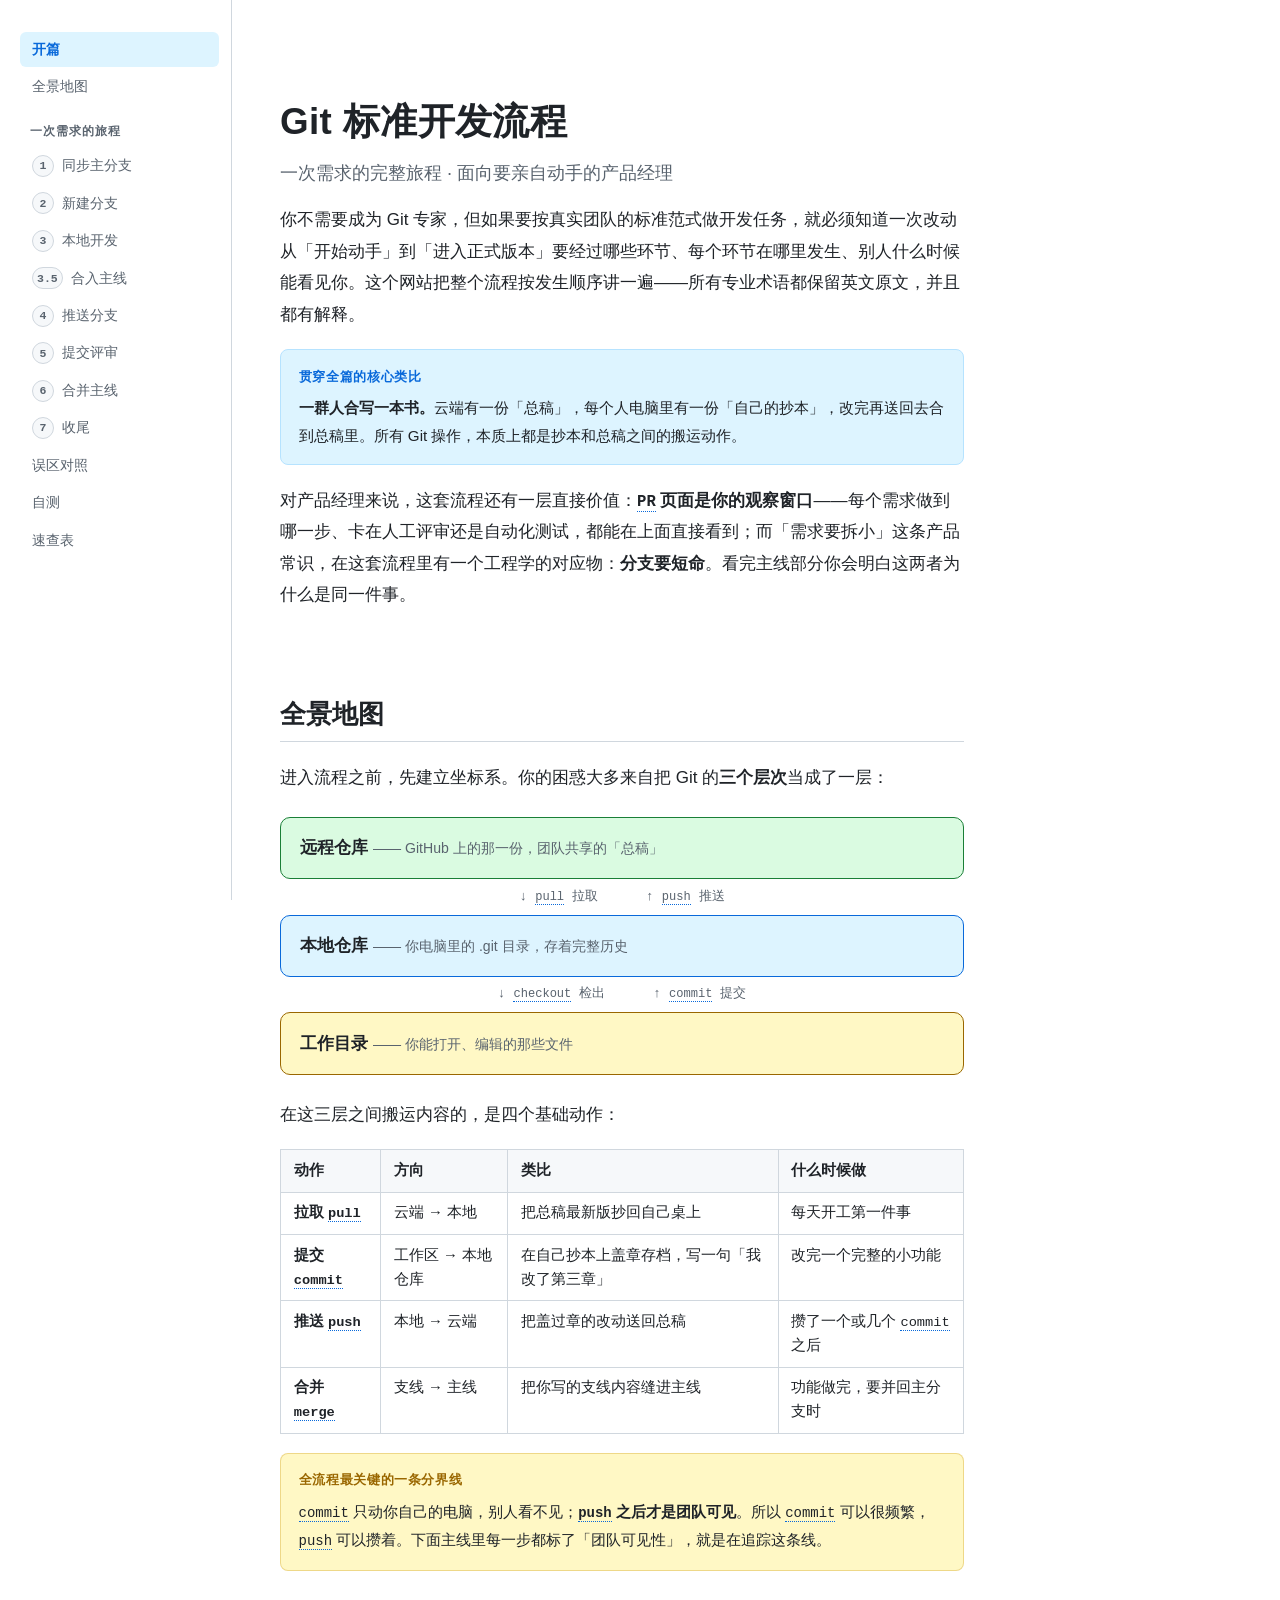
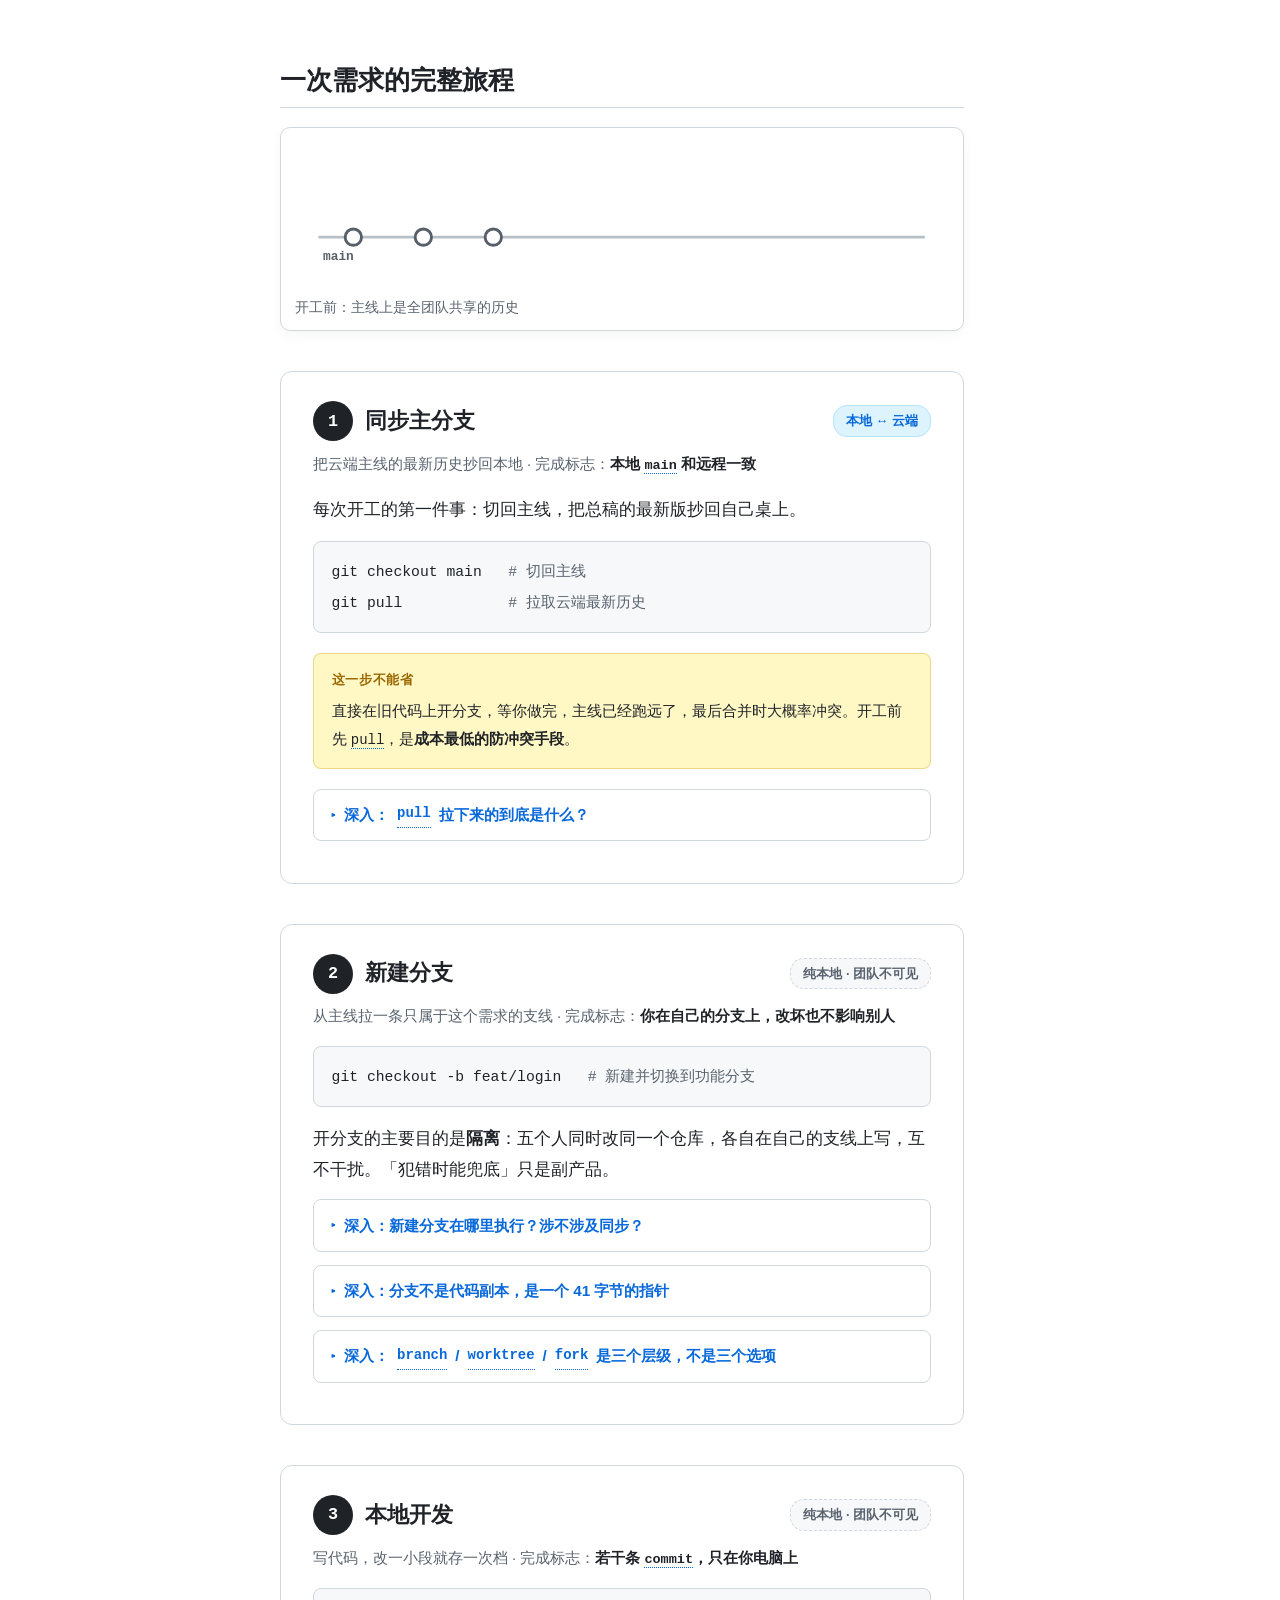
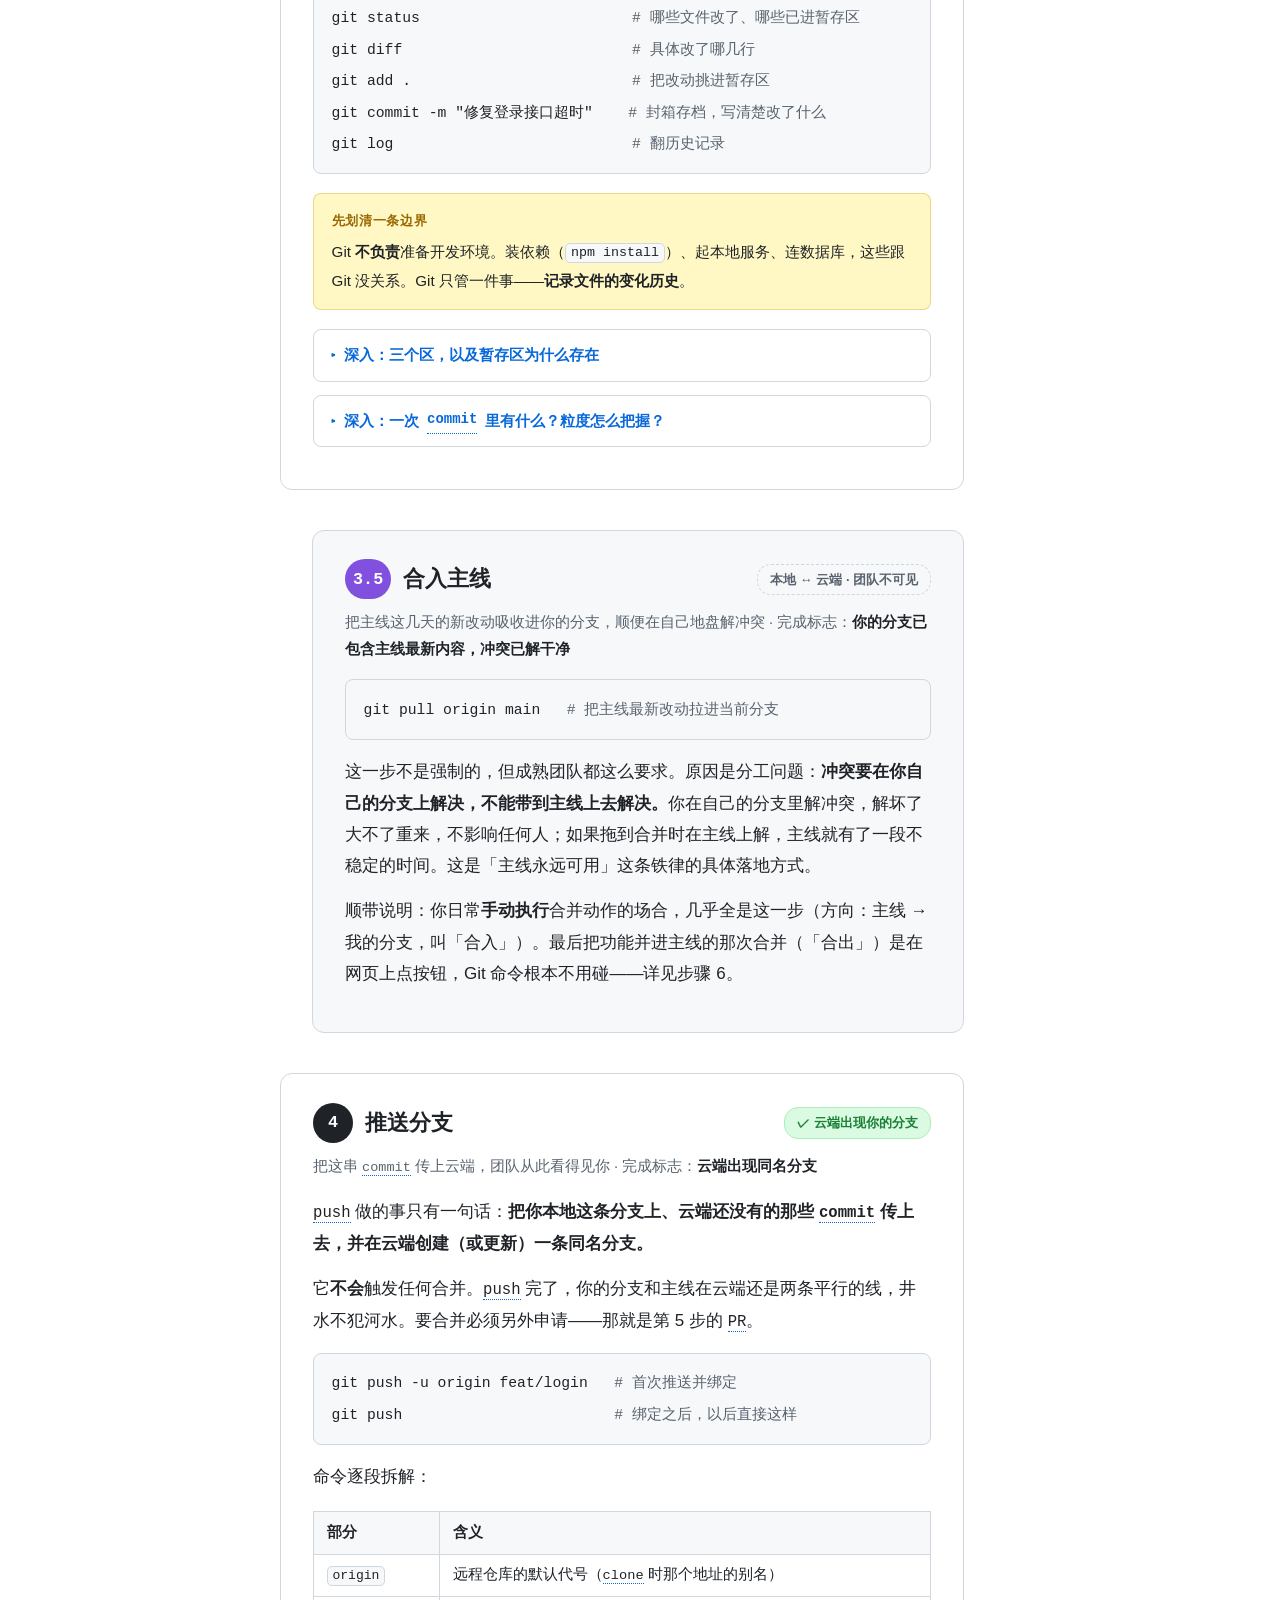
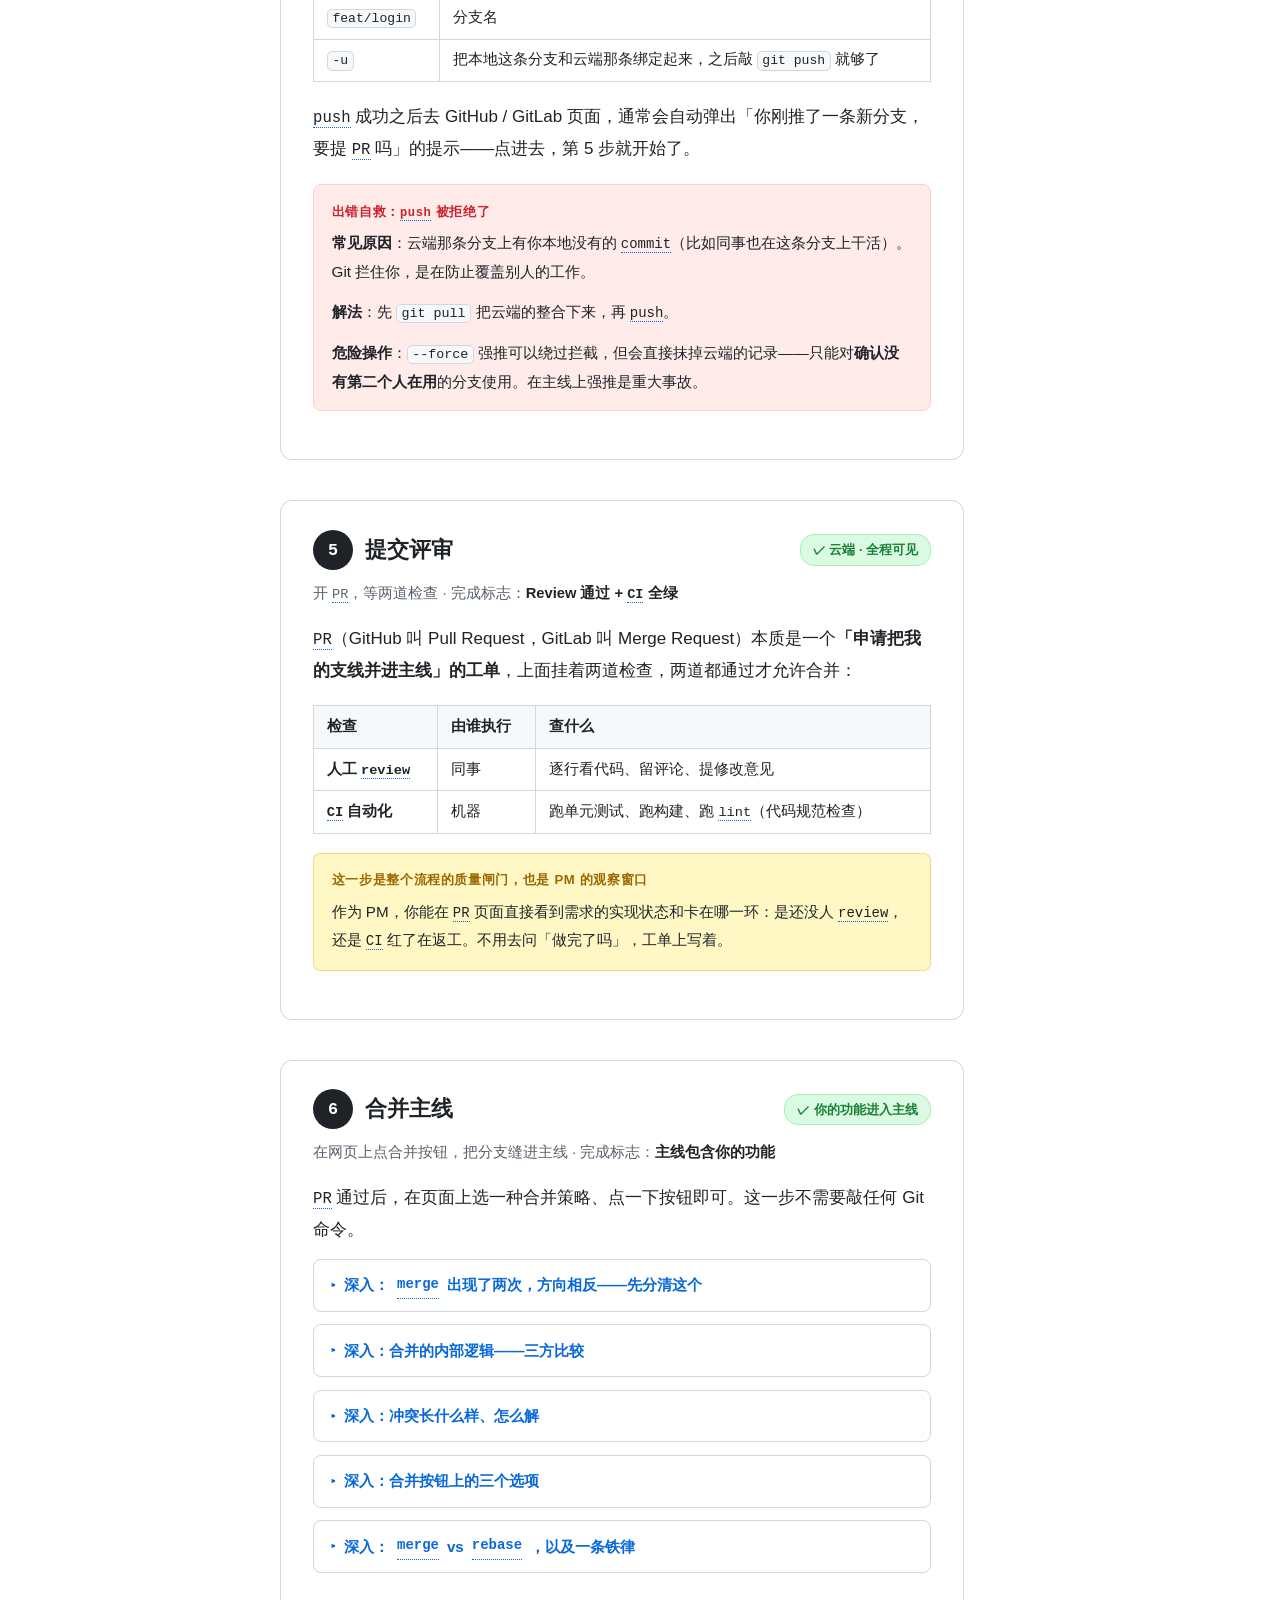
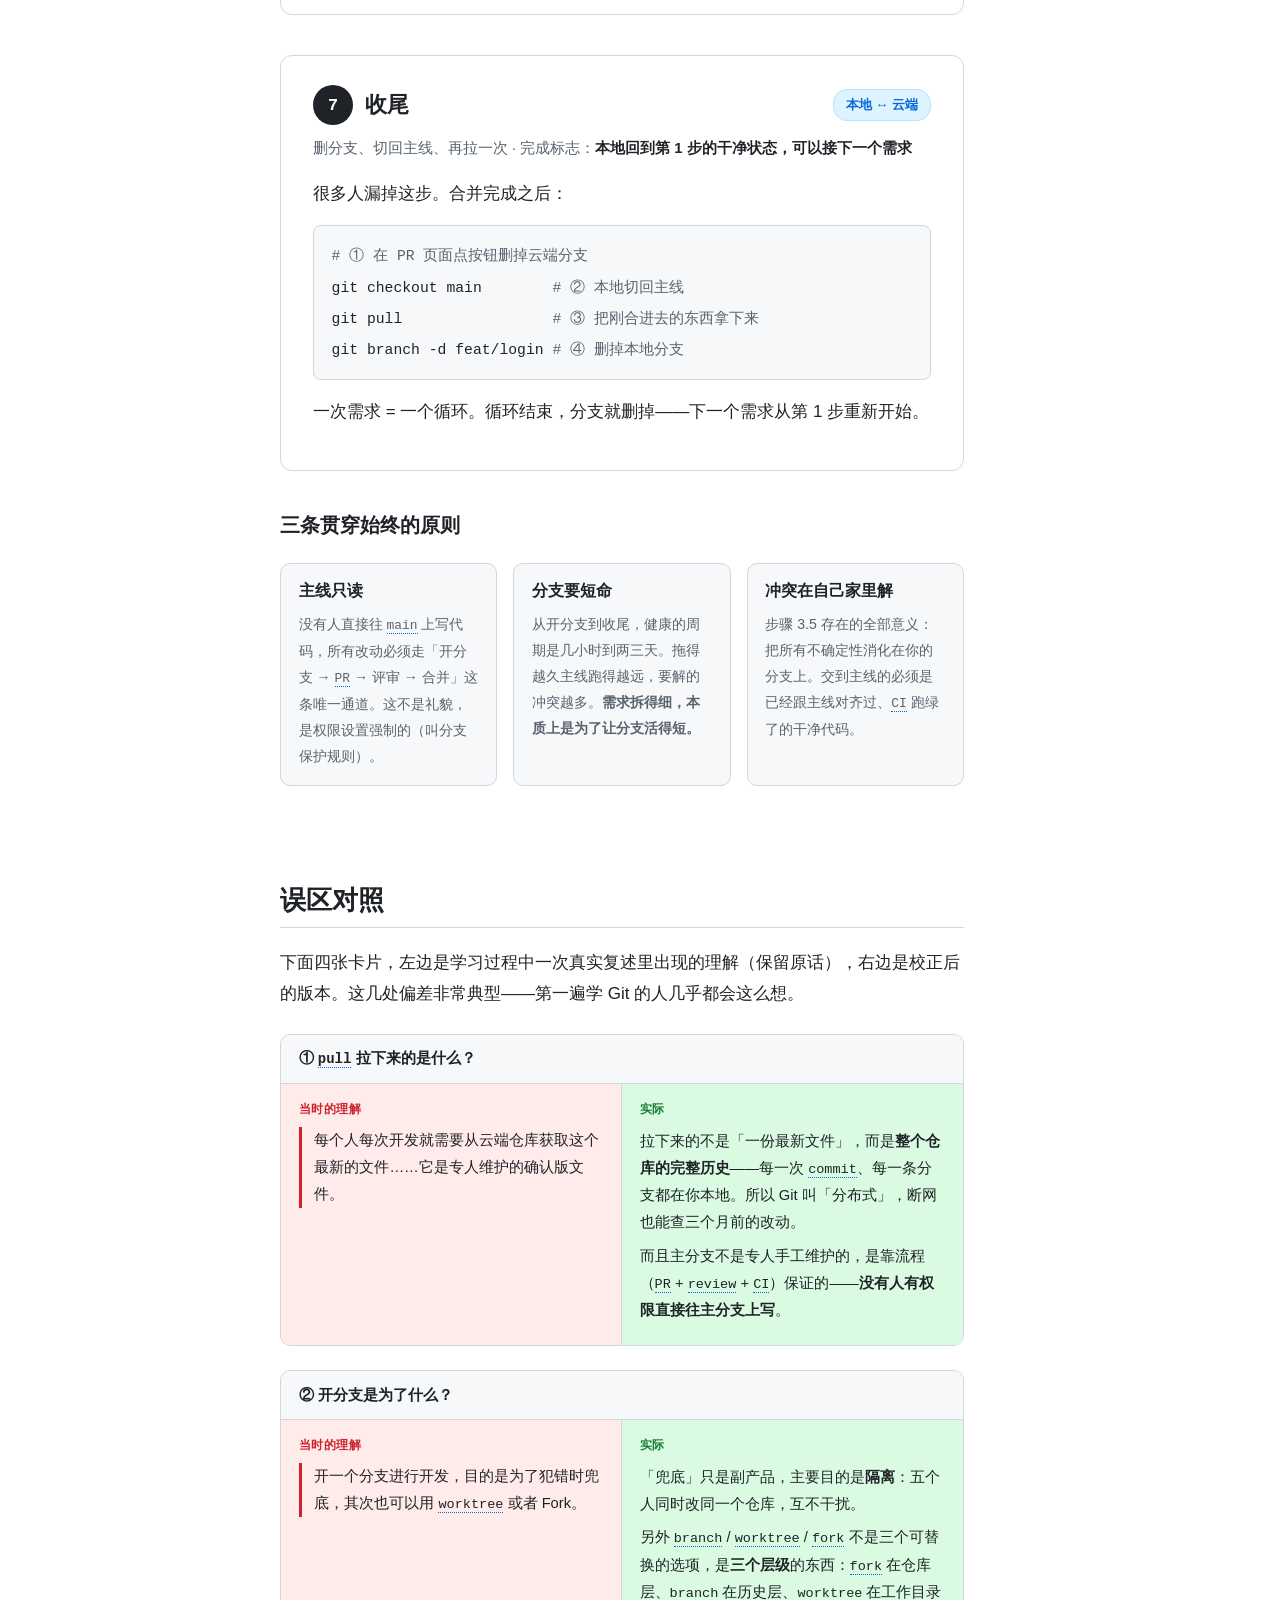
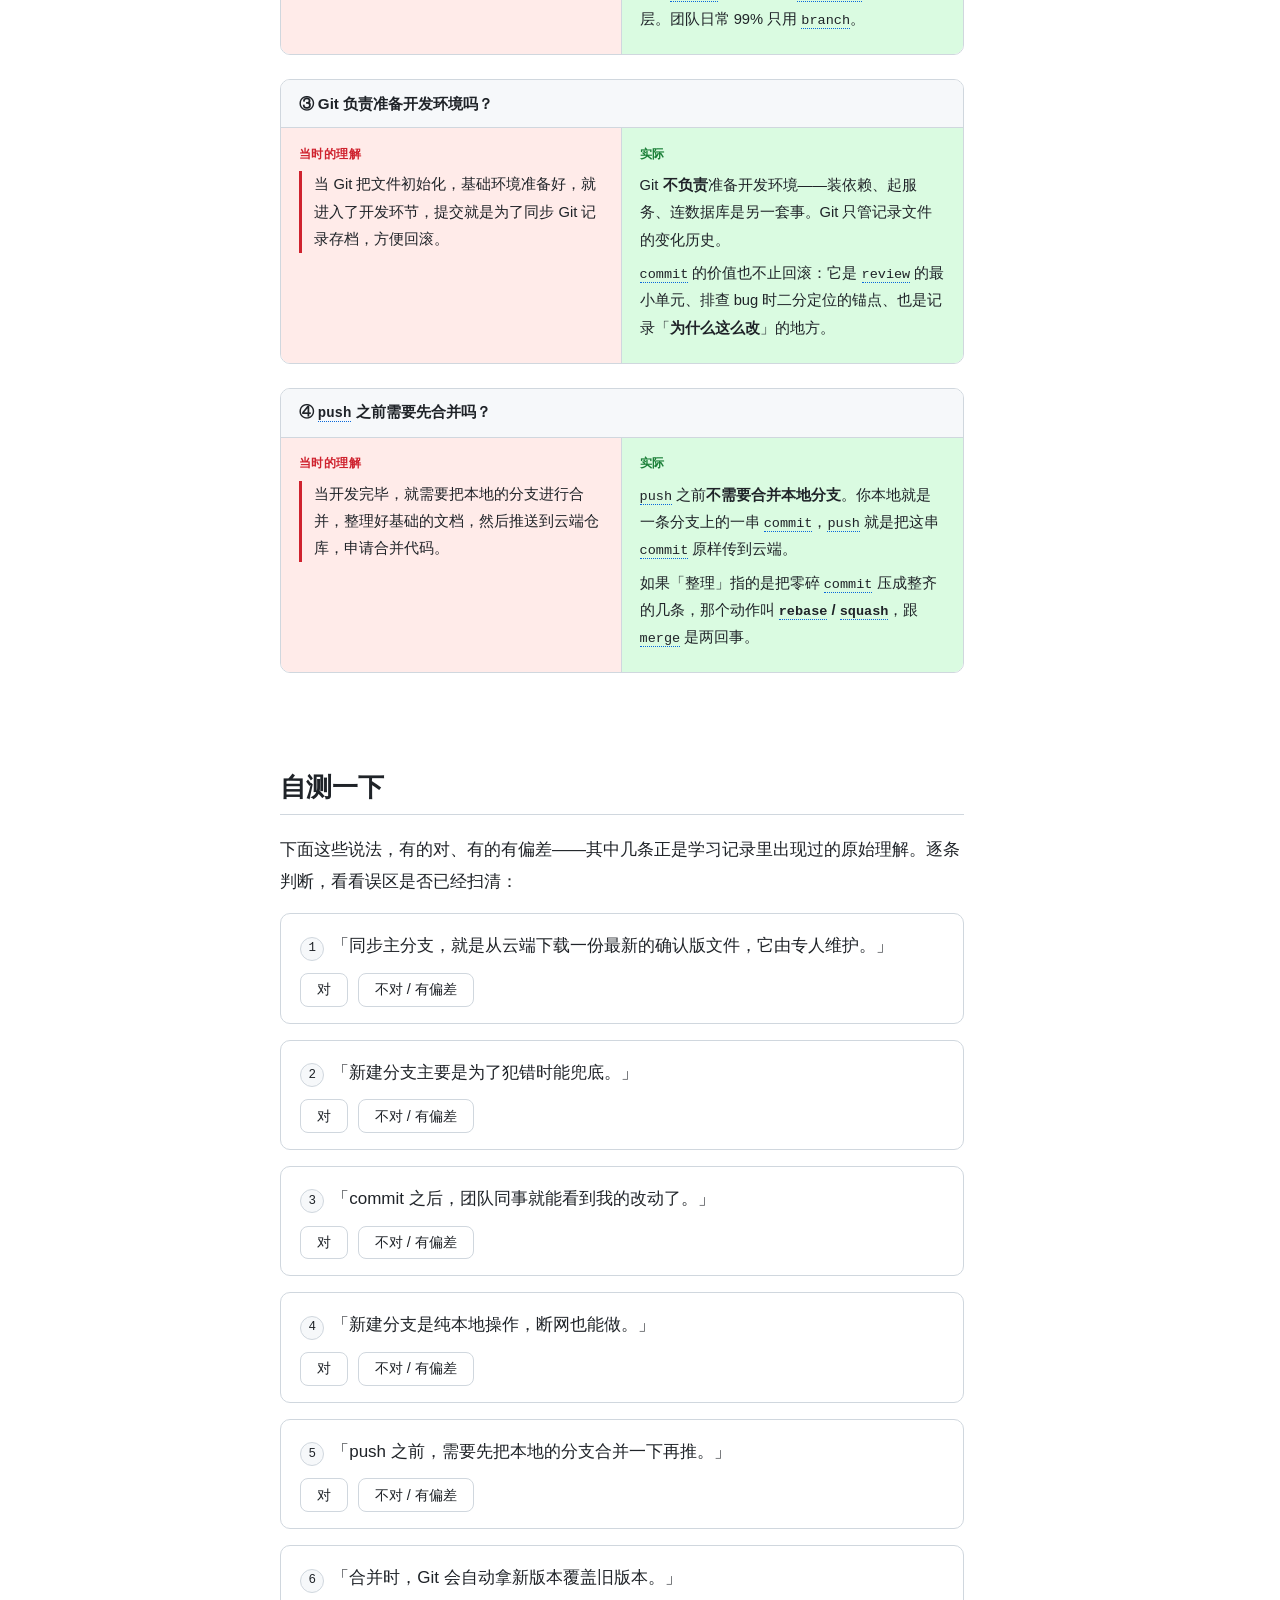
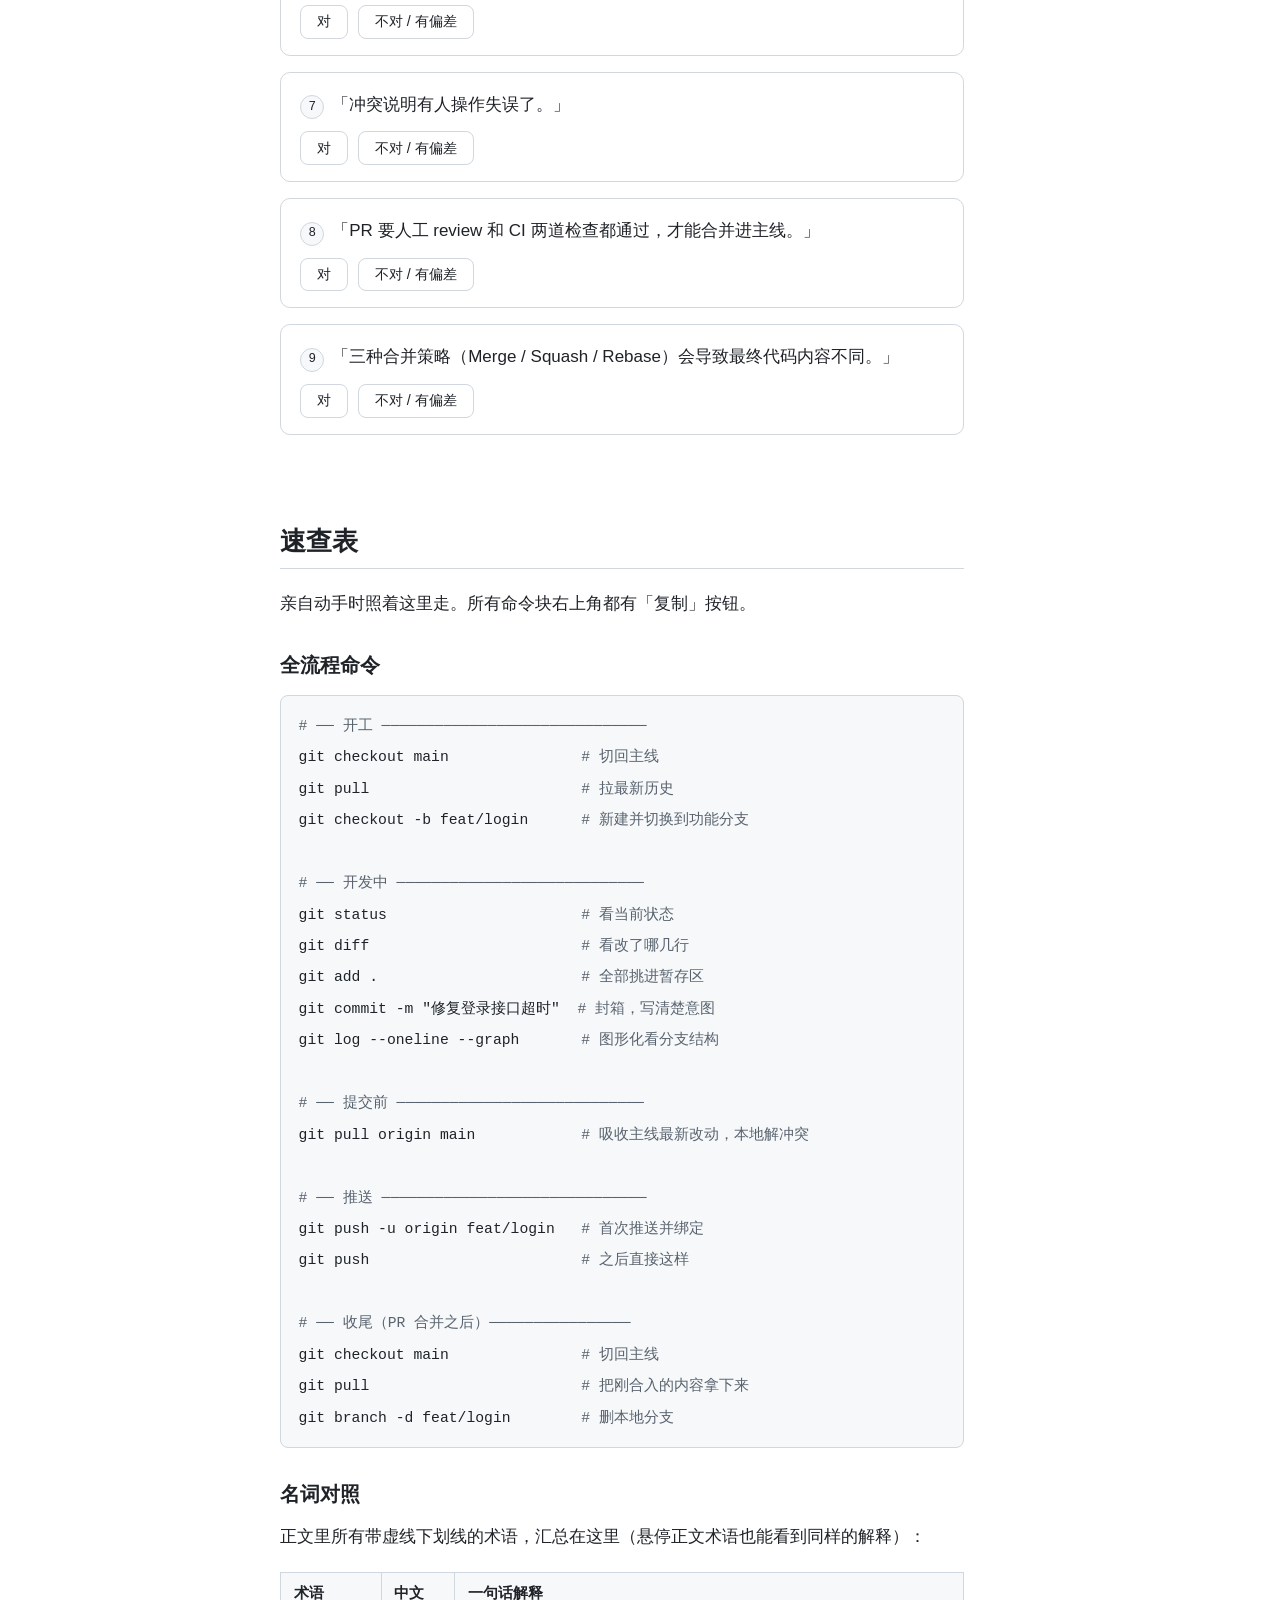
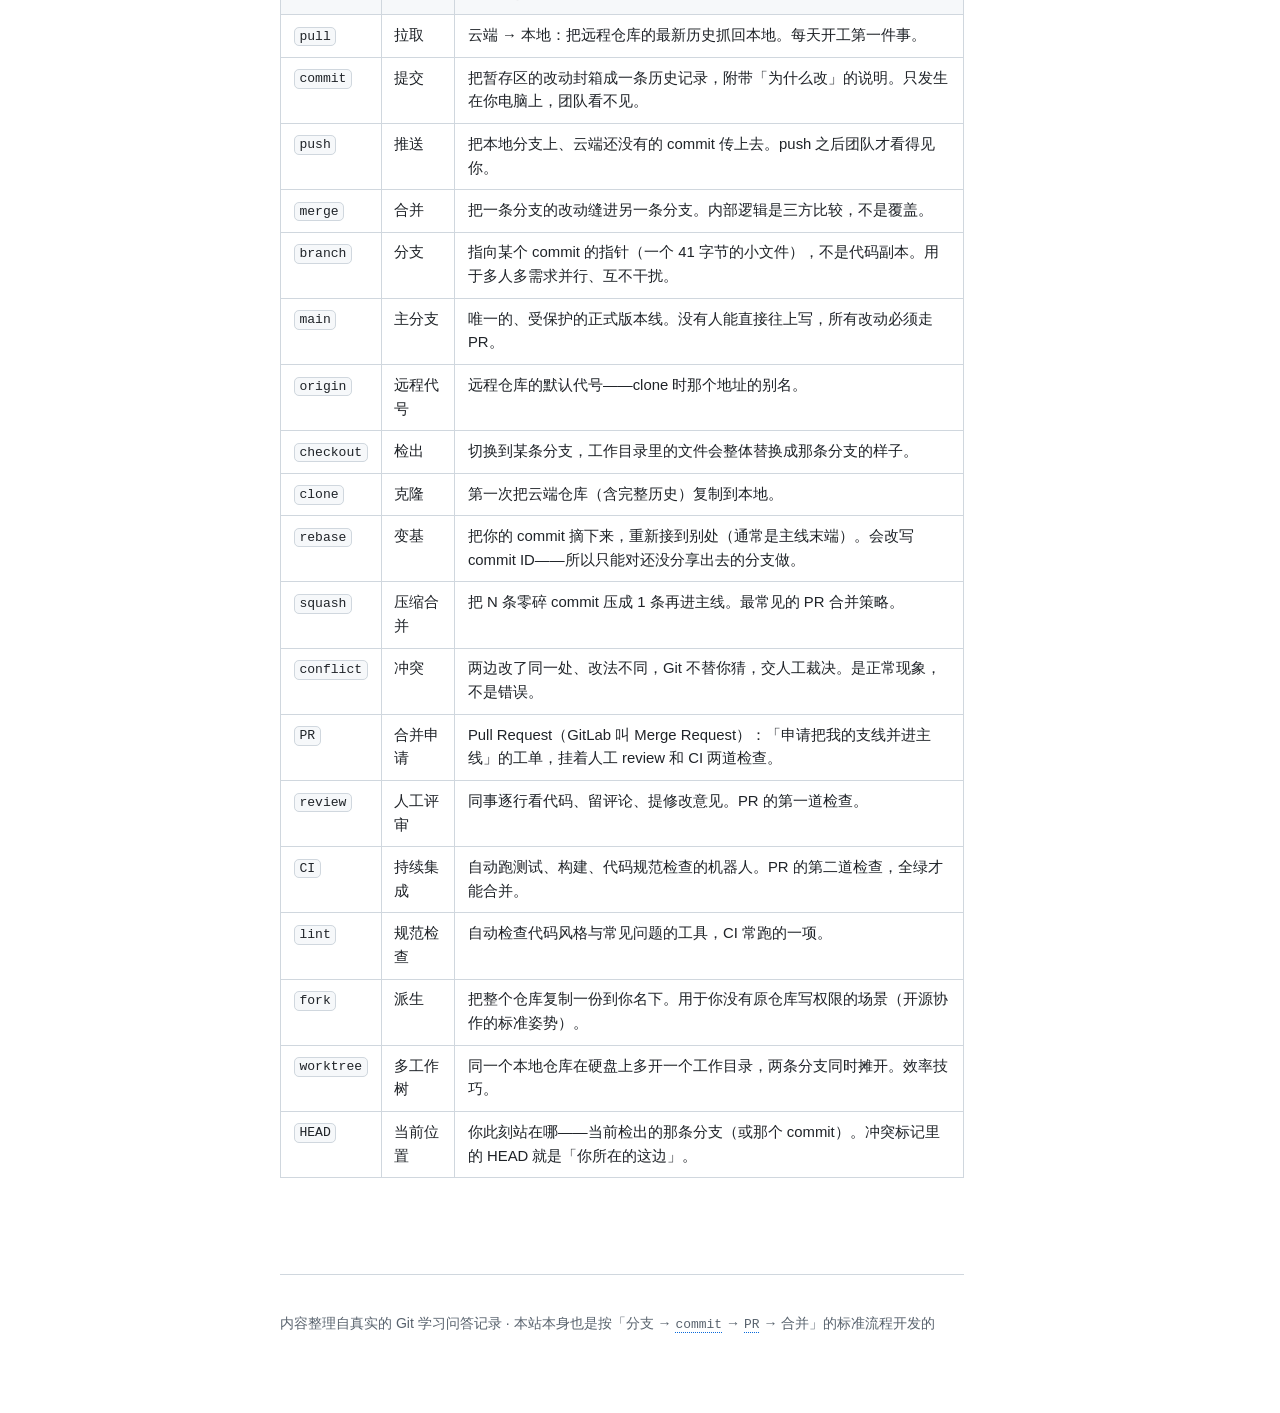
<file: index.html>
<!DOCTYPE html>
<html lang="zh-CN">
<head>
  <meta charset="UTF-8">
  <meta name="viewport" content="width=device-width, initial-scale=1.0">
  <title>Git 标准开发流程 · 一次需求的完整旅程</title>
  <style>
/* ============================================================
   Git 标准开发流程教学站 · 样式系统
   简洁文档风：白底、大留白、排版层级优先
   ============================================================ */

/* ---------- 设计变量 ---------- */
:root {
  --ink: #1f2328;            /* 正文 */
  --ink-secondary: #59636e;  /* 次要文字 */
  --accent: #0969da;         /* 强调蓝 */
  --accent-soft: #ddf4ff;    /* 强调蓝底色 */
  --green: #1a7f37;          /* 云端可见 / 成功 */
  --green-soft: #dafbe1;
  --orange: #9a6700;         /* 警示 / 误区 */
  --orange-soft: #fff8c5;
  --red: #cf222e;            /* 危险 */
  --red-soft: #ffebe9;
  --purple: #8250df;         /* 分支色 */
  --border: #d0d7de;
  --bg-subtle: #f6f8fa;
  --bg: #ffffff;
  --mono: ui-monospace, SFMono-Regular, "SF Mono", Menlo, Consolas, monospace;
  --sans: -apple-system, BlinkMacSystemFont, "PingFang SC", "Hiragino Sans GB",
          "Microsoft YaHei", "Segoe UI", sans-serif;
  --nav-width: 232px;
}

/* ---------- 基础 ---------- */
* { box-sizing: border-box; }

html { scroll-behavior: smooth; }

body {
  margin: 0;
  font-family: var(--sans);
  font-size: 17px;
  line-height: 1.85;
  color: var(--ink);
  background: var(--bg);
  -webkit-font-smoothing: antialiased;
}

h1, h2, h3, h4 { line-height: 1.4; font-weight: 650; }
h1 { font-size: 2.3rem; letter-spacing: .01em; margin: 0 0 .5rem; }
h2 { font-size: 1.65rem; margin: 0 0 1.2rem; padding-bottom: .5rem; border-bottom: 1px solid var(--border); }
h3 { font-size: 1.25rem; margin: 2rem 0 .8rem; }
h4 { font-size: 1.05rem; margin: 1.5rem 0 .6rem; }

p { margin: .8em 0; }

a { color: var(--accent); text-decoration: none; }
a:hover { text-decoration: underline; }

strong { font-weight: 650; }

code {
  font-family: var(--mono);
  font-size: .88em;
  background: var(--bg-subtle);
  border: 1px solid var(--border);
  border-radius: 5px;
  padding: .1em .35em;
  white-space: nowrap;
}

/* ---------- 布局：左侧进度条 + 右侧内容 ---------- */
.content {
  margin-left: var(--nav-width);
  max-width: 780px;
  padding: 0 48px 80px;
}

.section { padding-top: 72px; }

/* ---------- 侧边流程进度条 ---------- */
.progress-nav {
  position: fixed;
  top: 0; left: 0; bottom: 0;
  width: var(--nav-width);
  padding: 32px 12px 32px 20px;
  border-right: 1px solid var(--border);
  background: var(--bg);
  overflow-y: auto;
  display: flex;
  flex-direction: column;
  gap: 2px;
}

.nav-item {
  display: flex;
  align-items: center;
  gap: 8px;
  padding: 5px 10px;
  border-radius: 6px;
  font-size: .86rem;
  color: var(--ink-secondary);
  border-left: 2px solid transparent;
}

.nav-item:hover { background: var(--bg-subtle); text-decoration: none; }

.nav-item.active {
  color: var(--accent);
  background: var(--accent-soft);
  font-weight: 600;
}

.nav-group-label {
  margin: 14px 0 4px;
  padding: 0 10px;
  font-size: .72rem;
  font-weight: 650;
  letter-spacing: .08em;
  color: var(--ink-secondary);
  text-transform: uppercase;
}

.nav-num {
  display: inline-flex;
  align-items: center;
  justify-content: center;
  min-width: 22px;
  height: 22px;
  padding: 0 4px;
  border-radius: 11px;
  background: var(--bg-subtle);
  border: 1px solid var(--border);
  font-size: .72rem;
  font-weight: 650;
  font-family: var(--mono);
}

.nav-item.active .nav-num {
  background: var(--accent);
  border-color: var(--accent);
  color: #fff;
}

/* ---------- 开篇 ---------- */
.section-hero { padding-top: 96px; }

.hero-subtitle {
  font-size: 1.15rem;
  color: var(--ink-secondary);
  margin-top: 0;
}

/* ---------- 主线步骤卡片 ---------- */
.step-card {
  margin: 2.5rem 0;
  padding: 1.8rem 2rem;
  border: 1px solid var(--border);
  border-radius: 12px;
  scroll-margin-top: 24px;
}

.step-card-sub {
  margin-left: 2rem;
  background: var(--bg-subtle);
}

/* ---------- 页脚 ---------- */
.site-footer {
  margin-top: 96px;
  padding-top: 24px;
  border-top: 1px solid var(--border);
  font-size: .88rem;
  color: var(--ink-secondary);
}

/* ---------- 提示框：类比 / 关键点 / 出错自救 ---------- */
.callout {
  margin: 1.2rem 0;
  padding: .9rem 1.1rem;
  border-radius: 8px;
  border: 1px solid var(--border);
  font-size: .95rem;
}

.callout-title {
  display: block;
  font-weight: 650;
  font-size: .82rem;
  letter-spacing: .05em;
  margin-bottom: .3rem;
}

.callout-analogy { background: var(--accent-soft); border-color: #b6e3ff; }
.callout-analogy .callout-title { color: var(--accent); }

.callout-key { background: var(--orange-soft); border-color: #d4a72c66; }
.callout-key .callout-title { color: var(--orange); }

.callout-rescue { background: var(--red-soft); border-color: #ffcecb; }
.callout-rescue .callout-title { color: var(--red); }

.callout p:first-of-type { margin-top: 0; }
.callout p:last-child { margin-bottom: 0; }

/* ---------- 命令块与逐段拆解 ---------- */
.cmd {
  margin: 1rem 0;
  background: var(--bg-subtle);
  border: 1px solid var(--border);
  border-radius: 8px;
  overflow: hidden;
}

.cmd pre {
  margin: 0;
  padding: .85rem 1.1rem;
  overflow-x: auto;
}

.cmd code {
  background: none;
  border: none;
  padding: 0;
  font-size: .92rem;
  white-space: pre;
}

.cmd .comment { color: var(--ink-secondary); }

/* ---------- 表格 ---------- */
table {
  width: 100%;
  border-collapse: collapse;
  margin: 1.2rem 0;
  font-size: .93rem;
  line-height: 1.6;
}

th, td {
  padding: .55rem .8rem;
  border: 1px solid var(--border);
  text-align: left;
  vertical-align: top;
}

th { background: var(--bg-subtle); font-weight: 650; white-space: nowrap; }

/* ---------- 步骤卡片内部结构 ---------- */
.step-head {
  display: flex;
  align-items: center;
  gap: 12px;
  flex-wrap: wrap;
  margin-bottom: .6rem;
}

.step-num {
  display: inline-flex;
  align-items: center;
  justify-content: center;
  min-width: 40px;
  height: 40px;
  padding: 0 8px;
  border-radius: 20px;
  background: var(--ink);
  color: #fff;
  font-family: var(--mono);
  font-size: 1.05rem;
  font-weight: 650;
  flex-shrink: 0;
}

.step-card-sub .step-num { background: var(--purple); }

.step-head h3 { margin: 0; font-size: 1.35rem; }

/* 团队可见性徽章：贯穿全程的线索 */
.badge {
  display: inline-flex;
  align-items: center;
  gap: 5px;
  padding: 3px 12px;
  border-radius: 14px;
  font-size: .8rem;
  font-weight: 650;
  margin-left: auto;
}

.badge-local { background: var(--bg-subtle); color: var(--ink-secondary); border: 1px dashed var(--border); }
.badge-visible { background: var(--green-soft); color: var(--green); border: 1px solid #aceebb; }
.badge-mixed { background: var(--accent-soft); color: var(--accent); border: 1px solid #b6e3ff; }

.step-goal {
  font-size: .92rem;
  color: var(--ink-secondary);
  margin: .2rem 0 1rem;
}

.step-goal strong { color: var(--ink); }

/* ---------- 深入折叠区 ---------- */
details.deep-dive {
  margin: .8rem 0;
  border: 1px solid var(--border);
  border-radius: 8px;
  background: var(--bg);
}

details.deep-dive summary {
  padding: .7rem 1rem;
  cursor: pointer;
  font-weight: 650;
  font-size: .95rem;
  color: var(--accent);
  list-style: none;
  display: flex;
  align-items: center;
  gap: 8px;
  user-select: none;
}

details.deep-dive summary::before {
  content: "▸";
  transition: transform .15s;
  font-size: .8em;
}

details.deep-dive[open] summary::before { transform: rotate(90deg); }

details.deep-dive summary::-webkit-details-marker { display: none; }

.deep-dive-body {
  padding: .2rem 1.2rem 1rem;
  border-top: 1px solid var(--border);
  font-size: .95rem;
}

/* ---------- 全景地图：三层模型 ---------- */
.layer-model {
  display: flex;
  flex-direction: column;
  gap: 0;
  margin: 1.5rem 0;
}

.layer-box {
  border: 1.5px solid var(--border);
  border-radius: 10px;
  padding: .9rem 1.2rem;
  background: var(--bg);
}

.layer-box .layer-name { font-weight: 650; }
.layer-box .layer-desc { font-size: .88rem; color: var(--ink-secondary); }

.layer-box.layer-remote { border-color: var(--green); background: var(--green-soft); }
.layer-box.layer-repo   { border-color: var(--accent); background: var(--accent-soft); }
.layer-box.layer-work   { border-color: var(--orange); background: var(--orange-soft); }

.layer-arrows {
  display: flex;
  justify-content: center;
  gap: 3rem;
  padding: .35rem 0;
  font-size: .82rem;
  font-family: var(--mono);
  color: var(--ink-secondary);
}

.layer-arrows .up::before { content: "↑ "; }
.layer-arrows .down::before { content: "↓ "; }

/* ---------- 分支生命周期图（随滚动演化） ---------- */
.lifecycle {
  position: sticky;
  top: 0;
  z-index: 20;
  background: var(--bg);
  border: 1px solid var(--border);
  border-radius: 10px;
  padding: .6rem .9rem .1rem;
  margin: 1rem 0 2.5rem;
  box-shadow: 0 4px 12px rgba(31, 35, 40, .04);
}

.lifecycle svg { width: 100%; height: auto; display: block; }

.lc-line { stroke-width: 2.5; fill: none; }
.lc-main-line { stroke: #b7bfc7; }
.lc-branch-line { stroke: var(--purple); }
.lc-merge-in { stroke: var(--accent); stroke-dasharray: 5 4; }
.lc-merge-out { stroke: var(--green); stroke-dasharray: 5 4; }

.lc-commit { stroke-width: 2.5; }
.lc-main { fill: #fff; stroke: #57606a; }
.lc-feat { fill: #fff; stroke: var(--purple); }
.lc-squash { fill: var(--green); stroke: var(--green); }

.lc-label { font-size: 11px; fill: var(--ink-secondary); font-family: var(--mono); }
.lc-branch-label { fill: var(--purple); font-weight: 650; }
.lc-main-label { fill: #57606a; font-weight: 650; }

.lc-tag { fill: var(--accent-soft); stroke: #b6e3ff; }
.lc-tag-pr { fill: var(--orange-soft); stroke: #d4a72c; }
.lc-tag-text { font-size: 11px; fill: var(--ink); }

.lc-st { opacity: 0; transition: opacity .45s ease; }
.lc-st.on { opacity: 1; }
.lc-st.dim { opacity: .22; }

.lc-caption {
  margin: .35rem 0 .55rem;
  font-size: .85rem;
  color: var(--ink-secondary);
  min-height: 1.6em;
}

/* ---------- 误区对照卡 ---------- */
.miscon-card {
  margin: 1.5rem 0;
  border: 1px solid var(--border);
  border-radius: 10px;
  overflow: hidden;
}

.miscon-card .miscon-head {
  padding: .6rem 1.1rem;
  background: var(--bg-subtle);
  border-bottom: 1px solid var(--border);
  font-weight: 650;
  font-size: .95rem;
}

.miscon-grid {
  display: grid;
  grid-template-columns: 1fr 1fr;
}

.miscon-then, .miscon-fact { padding: .9rem 1.1rem; font-size: .92rem; }

.miscon-then {
  border-right: 1px solid var(--border);
  background: var(--red-soft);
}

.miscon-fact { background: var(--green-soft); }

.miscon-label {
  display: block;
  font-size: .78rem;
  font-weight: 650;
  letter-spacing: .05em;
  margin-bottom: .35rem;
}

.miscon-then .miscon-label { color: var(--red); }
.miscon-fact .miscon-label { color: var(--green); }

.miscon-then blockquote {
  margin: 0 0 .5rem;
  padding-left: .8rem;
  border-left: 3px solid var(--red);
  color: var(--ink);
  font-style: normal;
}

.miscon-then p, .miscon-fact p { margin: .4rem 0; }

@media (max-width: 700px) {
  .miscon-grid { grid-template-columns: 1fr; }
  .miscon-then { border-right: none; border-bottom: 1px solid var(--border); }
}

/* ---------- 三条原则 ---------- */
.principles {
  display: grid;
  grid-template-columns: repeat(3, 1fr);
  gap: 1rem;
  margin: 1.5rem 0;
}

.principle-card {
  border: 1px solid var(--border);
  border-radius: 10px;
  padding: 1rem 1.1rem;
  background: var(--bg-subtle);
}

.principle-card h4 { margin: 0 0 .5rem; font-size: 1rem; }
.principle-card p { margin: 0; font-size: .88rem; color: var(--ink-secondary); }

@media (max-width: 700px) {
  .principles { grid-template-columns: 1fr; }
}

/* ---------- 历史形态 ASCII 图 ---------- */
.history-shape {
  font-family: var(--mono);
  font-size: .85rem;
  line-height: 1.7;
  background: var(--bg-subtle);
  border: 1px solid var(--border);
  border-radius: 8px;
  padding: .9rem 1.1rem;
  overflow-x: auto;
  white-space: pre;
  margin: 1rem 0;
}

/* ---------- 冲突标记示例 ---------- */
.conflict-sample .marker { color: var(--red); font-weight: 650; }
.conflict-sample .ours { background: var(--accent-soft); display: inline-block; width: 100%; }
.conflict-sample .theirs { background: var(--purple); background: #fbefff; display: inline-block; width: 100%; }

/* ---------- 冲突解决模拟器 ---------- */
.conflict-sim {
  margin-top: 1.2rem;
  padding: 1rem 1.1rem;
  border: 1px dashed var(--border);
  border-radius: 10px;
  background: var(--bg-subtle);
}

.sim-title { font-weight: 650; margin: 0 0 .3rem; }
.sim-desc { font-size: .9rem; color: var(--ink-secondary); margin: 0 0 .8rem; }

.sim-choices { display: flex; gap: .6rem; flex-wrap: wrap; }

.sim-choices button, .sim-reset {
  padding: .45rem .9rem;
  border: 1px solid var(--border);
  border-radius: 8px;
  background: var(--bg);
  font-family: var(--sans);
  font-size: .88rem;
  cursor: pointer;
  color: var(--ink);
}

.sim-choices button:hover, .sim-reset:hover { border-color: var(--accent); color: var(--accent); }

.sim-choices button.chosen {
  border-color: var(--accent);
  background: var(--accent-soft);
  color: var(--accent);
  font-weight: 650;
}

.sim-result { margin-top: 1rem; }
.sim-result-label { font-size: .85rem; font-weight: 650; margin: .8rem 0 .3rem; }
.sim-note { font-size: .88rem; color: var(--ink-secondary); margin: .5rem 0; }
.sim-reset { margin-top: .5rem; }

/* ---------- 合并策略切换器 ---------- */
.strategy-tabs { display: flex; gap: .5rem; flex-wrap: wrap; margin-bottom: .6rem; }

.strategy-tabs button {
  padding: .4rem .85rem;
  border: 1px solid var(--border);
  border-radius: 8px;
  background: var(--bg);
  font-family: var(--mono);
  font-size: .83rem;
  cursor: pointer;
  color: var(--ink);
}

.strategy-tabs button:hover { border-color: var(--accent); color: var(--accent); }

.strategy-tabs button.active {
  border-color: var(--accent);
  background: var(--accent-soft);
  color: var(--accent);
  font-weight: 650;
}

.strategy-switcher .history-shape { margin: .5rem 0; min-height: 4.5em; }
.strategy-note { font-size: .9rem; color: var(--ink-secondary); margin: .5rem 0 0; }

/* ---------- 术语标记与解释卡 ---------- */
.term {
  border-bottom: 1.5px dotted var(--accent);
  cursor: help;
  font-family: var(--mono);
  font-size: .92em;
}

.term-tip {
  position: fixed;
  z-index: 100;
  max-width: 340px;
  padding: .7rem .9rem;
  background: var(--ink);
  color: #fff;
  border-radius: 8px;
  font-size: .85rem;
  line-height: 1.65;
  box-shadow: 0 8px 24px rgba(31, 35, 40, .2);
  pointer-events: none;
}

.term-tip strong {
  display: block;
  margin-bottom: .2rem;
  color: #9ecbff;
  font-family: var(--mono);
}

/* ---------- 命令块复制按钮 ---------- */
.cmd { position: relative; }

.copy-btn {
  position: absolute;
  top: 6px;
  right: 6px;
  padding: .25rem .6rem;
  border: 1px solid var(--border);
  border-radius: 6px;
  background: var(--bg);
  font-family: var(--sans);
  font-size: .75rem;
  color: var(--ink-secondary);
  cursor: pointer;
  opacity: 0;
  transition: opacity .15s;
}

.cmd:hover .copy-btn, .copy-btn:focus { opacity: 1; }
.copy-btn:hover { color: var(--accent); border-color: var(--accent); }

/* ---------- 自测判断题 ---------- */
.quiz-item {
  margin: 1rem 0;
  padding: 1rem 1.2rem;
  border: 1px solid var(--border);
  border-radius: 10px;
}

.quiz-q { margin: 0 0 .7rem; font-weight: 500; }

.quiz-idx {
  display: inline-flex;
  align-items: center;
  justify-content: center;
  width: 24px;
  height: 24px;
  margin-right: 8px;
  border-radius: 12px;
  background: var(--bg-subtle);
  border: 1px solid var(--border);
  font-size: .78rem;
  font-family: var(--mono);
}

.quiz-btns { display: flex; gap: .6rem; }

.quiz-btns button {
  padding: .4rem 1rem;
  border: 1px solid var(--border);
  border-radius: 8px;
  background: var(--bg);
  font-family: var(--sans);
  font-size: .9rem;
  cursor: pointer;
  color: var(--ink);
}

.quiz-item:not(.done) .quiz-btns button:hover { border-color: var(--accent); color: var(--accent); }

.quiz-item.done .quiz-btns button { cursor: default; opacity: .55; }
.quiz-item.done .quiz-btns button.right { opacity: 1; border-color: var(--green); background: var(--green-soft); color: var(--green); font-weight: 650; }
.quiz-item.done .quiz-btns button.wrong { opacity: 1; border-color: var(--red); background: var(--red-soft); color: var(--red); font-weight: 650; }

.quiz-why {
  margin-top: .8rem;
  padding: .7rem .9rem;
  border-radius: 8px;
  background: var(--bg-subtle);
  font-size: .9rem;
}

.quiz-why strong { display: block; margin-bottom: .2rem; }

.quiz-score {
  margin-top: 1.5rem;
  padding: .9rem 1.1rem;
  border-radius: 8px;
  background: var(--accent-soft);
  border: 1px solid #b6e3ff;
  font-weight: 650;
}

/* ---------- 响应式：窄屏收起侧边栏 ---------- */
@media (max-width: 960px) {
  .progress-nav { display: none; }
  .content { margin-left: 0; padding: 0 20px 60px; }
}

</style>
</head>
<body>

  <!-- 侧边流程进度条：滚动到哪一步，高亮哪一步 -->
  <nav class="progress-nav" id="progress-nav" aria-label="页面导航">
    <a href="#hero" class="nav-item" data-section="hero">开篇</a>
    <a href="#map" class="nav-item" data-section="map">全景地图</a>
    <div class="nav-group-label">一次需求的旅程</div>
    <a href="#step-1" class="nav-item nav-step" data-section="step-1"><span class="nav-num">1</span>同步主分支</a>
    <a href="#step-2" class="nav-item nav-step" data-section="step-2"><span class="nav-num">2</span>新建分支</a>
    <a href="#step-3" class="nav-item nav-step" data-section="step-3"><span class="nav-num">3</span>本地开发</a>
    <a href="#step-3-5" class="nav-item nav-step" data-section="step-3-5"><span class="nav-num">3.5</span>合入主线</a>
    <a href="#step-4" class="nav-item nav-step" data-section="step-4"><span class="nav-num">4</span>推送分支</a>
    <a href="#step-5" class="nav-item nav-step" data-section="step-5"><span class="nav-num">5</span>提交评审</a>
    <a href="#step-6" class="nav-item nav-step" data-section="step-6"><span class="nav-num">6</span>合并主线</a>
    <a href="#step-7" class="nav-item nav-step" data-section="step-7"><span class="nav-num">7</span>收尾</a>
    <a href="#misconceptions" class="nav-item" data-section="misconceptions">误区对照</a>
    <a href="#quiz" class="nav-item" data-section="quiz">自测</a>
    <a href="#reference" class="nav-item" data-section="reference">速查表</a>
  </nav>

  <main class="content">

    <!-- 开篇：为什么 PM 要懂这套流程 + 核心类比 -->
    <section id="hero" class="section section-hero">
      <h1>Git 标准开发流程</h1>
      <p class="hero-subtitle">一次需求的完整旅程 · 面向要亲自动手的产品经理</p>

      <p>你不需要成为 Git 专家，但如果要按真实团队的标准范式做开发任务，就必须知道一次改动从「开始动手」到「进入正式版本」要经过哪些环节、每个环节在哪里发生、别人什么时候能看见你。这个网站把整个流程按发生顺序讲一遍——所有专业术语都保留英文原文，并且都有解释。</p>

      <div class="callout callout-analogy">
        <span class="callout-title">贯穿全篇的核心类比</span>
        <p><strong>一群人合写一本书。</strong>云端有一份「总稿」，每个人电脑里有一份「自己的抄本」，改完再送回去合到总稿里。所有 Git 操作，本质上都是抄本和总稿之间的搬运动作。</p>
      </div>

      <p>对产品经理来说，这套流程还有一层直接价值：<strong>PR 页面是你的观察窗口</strong>——每个需求做到哪一步、卡在人工评审还是自动化测试，都能在上面直接看到；而「需求要拆小」这条产品常识，在这套流程里有一个工程学的对应物：<strong>分支要短命</strong>。看完主线部分你会明白这两者为什么是同一件事。</p>
    </section>

    <!-- 全景地图：三层模型 + 四个基础动作 -->
    <section id="map" class="section">
      <h2>全景地图</h2>

      <p>进入流程之前，先建立坐标系。你的困惑大多来自把 Git 的<strong>三个层次</strong>当成了一层：</p>

      <div class="layer-model" aria-label="Git 三层模型">
        <div class="layer-box layer-remote">
          <span class="layer-name">远程仓库</span>
          <span class="layer-desc"> —— GitHub 上的那一份，团队共享的「总稿」</span>
        </div>
        <div class="layer-arrows"><span class="down">pull 拉取</span><span class="up">push 推送</span></div>
        <div class="layer-box layer-repo">
          <span class="layer-name">本地仓库</span>
          <span class="layer-desc"> —— 你电脑里的 .git 目录，存着完整历史</span>
        </div>
        <div class="layer-arrows"><span class="down">checkout 检出</span><span class="up">commit 提交</span></div>
        <div class="layer-box layer-work">
          <span class="layer-name">工作目录</span>
          <span class="layer-desc"> —— 你能打开、编辑的那些文件</span>
        </div>
      </div>

      <p>在这三层之间搬运内容的，是四个基础动作：</p>

      <table>
        <thead>
          <tr><th>动作</th><th>方向</th><th>类比</th><th>什么时候做</th></tr>
        </thead>
        <tbody>
          <tr><td><strong>拉取 pull</strong></td><td>云端 → 本地</td><td>把总稿最新版抄回自己桌上</td><td>每天开工第一件事</td></tr>
          <tr><td><strong>提交 commit</strong></td><td>工作区 → 本地仓库</td><td>在自己抄本上盖章存档，写一句「我改了第三章」</td><td>改完一个完整的小功能</td></tr>
          <tr><td><strong>推送 push</strong></td><td>本地 → 云端</td><td>把盖过章的改动送回总稿</td><td>攒了一个或几个 commit 之后</td></tr>
          <tr><td><strong>合并 merge</strong></td><td>支线 → 主线</td><td>把你写的支线内容缝进主线</td><td>功能做完，要并回主分支时</td></tr>
        </tbody>
      </table>

      <div class="callout callout-key">
        <span class="callout-title">全流程最关键的一条分界线</span>
        <p>commit 只动你自己的电脑，别人看不见；<strong>push 之后才是团队可见</strong>。所以 commit 可以很频繁，push 可以攒着。下面主线里每一步都标了「团队可见性」，就是在追踪这条线。</p>
      </div>
    </section>

    <!-- 主线：七步流程，每步一个 step-card -->
    <section id="journey" class="section">
      <h2>一次需求的完整旅程</h2>

      <!-- 分支生命周期图：随滚动逐步演化 -->
      <div class="lifecycle" id="lifecycle" aria-label="分支生命周期示意图">
        <svg viewBox="0 0 560 130" xmlns="http://www.w3.org/2000/svg">
          <!-- 主线 -->
          <line x1="20" y1="85" x2="540" y2="85" class="lc-line lc-main-line"/>
          <text x="24" y="105" class="lc-label lc-main-label">main</text>
          <circle cx="50"  cy="85" r="7" class="lc-commit lc-main"/>
          <circle cx="110" cy="85" r="7" class="lc-commit lc-main"/>
          <circle cx="170" cy="85" r="7" class="lc-commit lc-main"/>
          <!-- 步骤 3.5：主线跑出的新 commit -->
          <g class="lc-st lc-st-3">
            <circle cx="260" cy="85" r="7" class="lc-commit lc-main"/>
            <text x="260" y="108" class="lc-label" text-anchor="middle">m4</text>
          </g>
          <!-- 步骤 2：分支指针出现 -->
          <g class="lc-st lc-st-1">
            <path d="M 170 85 L 210 35" class="lc-line lc-branch-line"/>
            <line x1="210" y1="35" x2="430" y2="35" class="lc-line lc-branch-line"/>
            <text x="210" y="18" class="lc-label lc-branch-label">feat/login</text>
          </g>
          <!-- 步骤 3：分支上的 commit -->
          <g class="lc-st lc-st-2">
            <circle cx="240" cy="35" r="7" class="lc-commit lc-feat"/>
            <circle cx="300" cy="35" r="7" class="lc-commit lc-feat"/>
            <text x="240" y="58" class="lc-label" text-anchor="middle">f1</text>
            <text x="300" y="58" class="lc-label" text-anchor="middle">f2</text>
          </g>
          <!-- 步骤 3.5：合入主线 -->
          <g class="lc-st lc-st-3">
            <path d="M 260 85 C 300 70, 330 50, 362 40" class="lc-line lc-merge-in"/>
            <circle cx="370" cy="35" r="7" class="lc-commit lc-feat"/>
            <text x="370" y="58" class="lc-label" text-anchor="middle">f3</text>
          </g>
          <!-- 步骤 4：推送云端 -->
          <g class="lc-st lc-st-4">
            <rect x="440" y="22" rx="10" width="86" height="24" class="lc-tag lc-tag-push"/>
            <text x="483" y="38" class="lc-tag-text" text-anchor="middle">☁ 已推云端</text>
          </g>
          <!-- 步骤 5：PR 挂起 -->
          <g class="lc-st lc-st-5">
            <rect x="392" y="52" rx="10" width="96" height="22" class="lc-tag lc-tag-pr"/>
            <text x="440" y="67" class="lc-tag-text" text-anchor="middle">PR：评审中…</text>
          </g>
          <!-- 步骤 6：Squash 合并进主线 -->
          <g class="lc-st lc-st-6">
            <path d="M 370 35 C 400 50, 420 70, 442 80" class="lc-line lc-merge-out"/>
            <circle cx="450" cy="85" r="8" class="lc-commit lc-squash"/>
            <text x="450" y="110" class="lc-label" text-anchor="middle">●=f1+f2+f3</text>
          </g>
          <!-- 步骤 7：主线继续 -->
          <g class="lc-st lc-st-7">
            <circle cx="510" cy="85" r="7" class="lc-commit lc-main"/>
          </g>
        </svg>
        <p class="lc-caption" id="lc-caption">开工前：主线上是全团队共享的历史</p>
      </div>
      <article id="step-1" class="step-card">
        <div class="step-head">
          <span class="step-num">1</span>
          <h3>同步主分支</h3>
          <span class="badge badge-mixed">本地 ↔ 云端</span>
        </div>
        <p class="step-goal">把云端主线的最新历史抄回本地 · 完成标志：<strong>本地 main 和远程一致</strong></p>

        <p>每次开工的第一件事：切回主线，把总稿的最新版抄回自己桌上。</p>

        <div class="cmd"><pre><code>git checkout main   <span class="comment"># 切回主线</span>
git pull            <span class="comment"># 拉取云端最新历史</span></code></pre></div>

        <div class="callout callout-key">
          <span class="callout-title">这一步不能省</span>
          <p>直接在旧代码上开分支，等你做完，主线已经跑远了，最后合并时大概率冲突。开工前先 pull，是<strong>成本最低的防冲突手段</strong>。</p>
        </div>

        <details class="deep-dive">
          <summary>深入：pull 拉下来的到底是什么？</summary>
          <div class="deep-dive-body">
            <p>不是「一份最新文件」，而是<strong>整个仓库的完整历史</strong>——每一次 commit、每一条分支都在你本地。所以 Git 叫「分布式」版本控制：断网了你照样能查三个月前的改动。</p>
            <p>另一个容易想偏的点：主分支<strong>不是靠专人手工维护的</strong>，而是靠流程（PR + review + CI）保证的。没有人有权限直接往主分支上写，包括负责人自己。</p>
          </div>
        </details>
      </article>

      <article id="step-2" class="step-card">
        <div class="step-head">
          <span class="step-num">2</span>
          <h3>新建分支</h3>
          <span class="badge badge-local">纯本地 · 团队不可见</span>
        </div>
        <p class="step-goal">从主线拉一条只属于这个需求的支线 · 完成标志：<strong>你在自己的分支上，改坏也不影响别人</strong></p>

        <div class="cmd"><pre><code>git checkout -b feat/login   <span class="comment"># 新建并切换到功能分支</span></code></pre></div>

        <p>开分支的主要目的是<strong>隔离</strong>：五个人同时改同一个仓库，各自在自己的支线上写，互不干扰。「犯错时能兜底」只是副产品。</p>

        <details class="deep-dive">
          <summary>深入：新建分支在哪里执行？涉不涉及同步？</summary>
          <div class="deep-dive-body">
            <p><strong>纯本地执行，完全不需要联网，也不涉及任何同步。</strong>因为第 1 步 pull 的时候，你已经把完整历史拉到本地了，新建分支不需要向云端要任何东西。</p>
            <p><strong>云端什么时候知道有这条分支？</strong>直到你执行第 4 步 push。在此之前，这条分支只有你自己看得见——这也是为什么第 2、3 步可以在飞机上断网干活。</p>
            <p>（云端也能建分支，GitHub 页面上有按钮，但那是给特殊场景用的，日常开发不这么走。）</p>
          </div>
        </details>

        <details class="deep-dive">
          <summary>深入：分支不是代码副本，是一个 41 字节的指针</summary>
          <div class="deep-dive-body">
            <p>分支本质上只是一个记录着「我指向哪个 commit」的小文件，大小 41 字节。<code>git checkout -b feat/login</code> 做的事，只是「在当前这个 commit 上贴一个新标签，然后让我站到这个标签上」。你每 commit 一次，这个指针就往前挪一格。</p>
            <p>所以开分支瞬间完成、不占空间——它不复制任何代码。</p>
          </div>
        </details>

        <details class="deep-dive">
          <summary>深入：branch / worktree / fork 是三个层级，不是三个选项</summary>
          <div class="deep-dive-body">
            <p>对照全景地图的三层模型：</p>
            <ul>
              <li><strong>fork</strong> 作用在最上层（仓库层）：整份复制到你名下</li>
              <li><strong>branch</strong> 作用在中间层（历史层）：在历史上贴一个指针</li>
              <li><strong>worktree</strong> 作用在最下层（工作目录层）：多开一份目录</li>
            </ul>
            <table>
              <thead><tr><th></th><th>作用层次</th><th>在哪执行</th><th>数量关系</th><th>解决什么问题</th></tr></thead>
              <tbody>
                <tr><td><strong>branch</strong></td><td>历史层</td><td>本地（可推到云端）</td><td>一个仓库里可以有无数条</td><td>多人 / 多需求并行，互不干扰</td></tr>
                <tr><td><strong>worktree</strong></td><td>工作目录层</td><td>本地</td><td>一个本地仓库对应多个目录</td><td>手上活没干完，要临时切去另一条分支</td></tr>
                <tr><td><strong>fork</strong></td><td>仓库层</td><td>云端</td><td>从别人的仓库复制出一个新仓库</td><td>你<strong>没有</strong>原仓库的写权限</td></tr>
              </tbody>
            </table>
            <p>三句话记住区别：</p>
            <p><strong>branch 是同一个仓库里的岔路。</strong>你切换分支时，Git 把工作目录里的文件整体替换成那条分支的样子，所以同一时刻工作目录只能显示一条分支。</p>
            <p><strong>worktree 是打破上面这个限制。</strong>在硬盘上再开一个目录，两条分支同时摊开、两个编辑器窗口并排看。共享同一份历史，只是多了一个「取景框」，属于进阶技巧。</p>
            <p><strong>fork 是换了一个仓库。</strong>想给开源项目提改进但没有写权限，就 fork 一份到自己账号下随便写，改完从你的 fork 向原仓库发 PR，由维护者决定收不收。</p>
            <div class="callout callout-key">
              <span class="callout-title">记住这个比例</span>
              <p>在公司团队里，<strong>99% 的时间只用 branch</strong>。fork 是开源协作的模式，worktree 是效率技巧。</p>
            </div>
          </div>
        </details>
      </article>

      <article id="step-3" class="step-card">
        <div class="step-head">
          <span class="step-num">3</span>
          <h3>本地开发</h3>
          <span class="badge badge-local">纯本地 · 团队不可见</span>
        </div>
        <p class="step-goal">写代码，改一小段就存一次档 · 完成标志：<strong>若干条 commit，只在你电脑上</strong></p>

        <div class="cmd"><pre><code>git status                        <span class="comment"># 哪些文件改了、哪些已进暂存区</span>
git diff                          <span class="comment"># 具体改了哪几行</span>
git add .                         <span class="comment"># 把改动挑进暂存区</span>
git commit -m "修复登录接口超时"    <span class="comment"># 封箱存档，写清楚改了什么</span>
git log                           <span class="comment"># 翻历史记录</span></code></pre></div>

        <div class="callout callout-key">
          <span class="callout-title">先划清一条边界</span>
          <p>Git <strong>不负责</strong>准备开发环境。装依赖（<code>npm install</code>）、起本地服务、连数据库，这些跟 Git 没关系。Git 只管一件事——<strong>记录文件的变化历史</strong>。</p>
        </div>

        <details class="deep-dive">
          <summary>深入：三个区，以及暂存区为什么存在</summary>
          <div class="deep-dive-body">
            <p>本地开发的核心，是理解 Git 把你的改动分成了三个区：<strong>工作区</strong>（正在改的文件）→ <code>git add</code> → <strong>暂存区</strong>（挑好准备打包的）→ <code>git commit</code> → <strong>本地仓库</strong>（已封存的历史）。</p>
            <div class="callout callout-analogy">
              <span class="callout-title">类比：暂存区是打包前的纸箱</span>
              <p>你一上午改了 5 个文件，其中 3 个属于登录功能，另外 2 个是顺手改的文案错别字。暂存区让你先把那 3 个放进箱子封成一个 commit，再把另外 2 个封成第二个 commit。没有暂存区，你就只能把 5 个改动一锅端成一条记录，日后回滚时想单独撤掉错别字那部分都做不到。</p>
            </div>
          </div>
        </details>

        <details class="deep-dive">
          <summary>深入：一次 commit 里有什么？粒度怎么把握？</summary>
          <div class="deep-dive-body">
            <p>一次 commit 包含三样东西：<strong>改了什么</strong>（整个项目在那一刻的快照）、<strong>谁在什么时候改的</strong>、以及<strong>为什么改</strong>（就是那句 message）。每个 commit 有一个唯一 ID（一串哈希值，比如 <code>a3f9c2e</code>），它是后面所有回滚、对比、定位操作的抓手。</p>
            <p>commit 的价值不止回滚：它是 review 的最小单元、是排查 bug 时二分定位的锚点、也是记录「为什么这么改」的地方。这就是为什么 message 要写清楚意图。</p>
            <p><strong>粒度判断标准：一个 commit = 一件逻辑上完整的事，能用一句话说清楚。</strong></p>
            <table>
              <thead><tr><th>好的 message</th><th>坏的 message</th></tr></thead>
              <tbody><tr><td>修复登录接口超时</td><td>修改 / 更新 / fix bug（三个月后你自己都不知道改了啥）</td></tr></tbody>
            </table>
            <p>实际节奏是一天 commit 五到十次，改一小块就封一次箱。</p>
          </div>
        </details>
      </article>

      <article id="step-3-5" class="step-card step-card-sub">
        <div class="step-head">
          <span class="step-num">3.5</span>
          <h3>合入主线</h3>
          <span class="badge badge-local">本地 ↔ 云端 · 团队不可见</span>
        </div>
        <p class="step-goal">把主线这几天的新改动吸收进你的分支，顺便在自己地盘解冲突 · 完成标志：<strong>你的分支已包含主线最新内容，冲突已解干净</strong></p>

        <div class="cmd"><pre><code>git pull origin main   <span class="comment"># 把主线最新改动拉进当前分支</span></code></pre></div>

        <p>这一步不是强制的，但成熟团队都这么要求。原因是分工问题：<strong>冲突要在你自己的分支上解决，不能带到主线上去解决。</strong>你在自己的分支里解冲突，解坏了大不了重来，不影响任何人；如果拖到合并时在主线上解，主线就有了一段不稳定的时间。这是「主线永远可用」这条铁律的具体落地方式。</p>

        <p>顺带说明：你日常<strong>手动执行</strong>合并动作的场合，几乎全是这一步（方向：主线 → 我的分支，叫「合入」）。最后把功能并进主线的那次合并（「合出」）是在网页上点按钮，Git 命令根本不用碰——详见步骤 6。</p>
      </article>
      <article id="step-4" class="step-card">
        <div class="step-head">
          <span class="step-num">4</span>
          <h3>推送分支</h3>
          <span class="badge badge-visible">✓ 云端出现你的分支</span>
        </div>
        <p class="step-goal">把这串 commit 传上云端，团队从此看得见你 · 完成标志：<strong>云端出现同名分支</strong></p>

        <p>push 做的事只有一句话：<strong>把你本地这条分支上、云端还没有的那些 commit 传上去，并在云端创建（或更新）一条同名分支。</strong></p>

        <p>它<strong>不会</strong>触发任何合并。push 完了，你的分支和主线在云端还是两条平行的线，井水不犯河水。要合并必须另外申请——那就是第 5 步的 PR。</p>

        <div class="cmd"><pre><code>git push -u origin feat/login   <span class="comment"># 首次推送并绑定</span>
git push                        <span class="comment"># 绑定之后，以后直接这样</span></code></pre></div>

        <p>命令逐段拆解：</p>
        <table>
          <thead><tr><th>部分</th><th>含义</th></tr></thead>
          <tbody>
            <tr><td><code>origin</code></td><td>远程仓库的默认代号（clone 时那个地址的别名）</td></tr>
            <tr><td><code>feat/login</code></td><td>分支名</td></tr>
            <tr><td><code>-u</code></td><td>把本地这条分支和云端那条绑定起来，之后敲 <code>git push</code> 就够了</td></tr>
          </tbody>
        </table>

        <p>push 成功之后去 GitHub / GitLab 页面，通常会自动弹出「你刚推了一条新分支，要提 PR 吗」的提示——点进去，第 5 步就开始了。</p>

        <div class="callout callout-rescue">
          <span class="callout-title">出错自救：push 被拒绝了</span>
          <p><strong>常见原因</strong>：云端那条分支上有你本地没有的 commit（比如同事也在这条分支上干活）。Git 拦住你，是在防止覆盖别人的工作。</p>
          <p><strong>解法</strong>：先 <code>git pull</code> 把云端的整合下来，再 push。</p>
          <p><strong>危险操作</strong>：<code>--force</code> 强推可以绕过拦截，但会直接抹掉云端的记录——只能对<strong>确认没有第二个人在用</strong>的分支使用。在主线上强推是重大事故。</p>
        </div>
      </article>

      <article id="step-5" class="step-card">
        <div class="step-head">
          <span class="step-num">5</span>
          <h3>提交评审</h3>
          <span class="badge badge-visible">✓ 云端 · 全程可见</span>
        </div>
        <p class="step-goal">开 PR，等两道检查 · 完成标志：<strong>Review 通过 + CI 全绿</strong></p>

        <p>PR（GitHub 叫 Pull Request，GitLab 叫 Merge Request）本质是一个<strong>「申请把我的支线并进主线」的工单</strong>，上面挂着两道检查，两道都通过才允许合并：</p>

        <table>
          <thead><tr><th>检查</th><th>由谁执行</th><th>查什么</th></tr></thead>
          <tbody>
            <tr><td><strong>人工 review</strong></td><td>同事</td><td>逐行看代码、留评论、提修改意见</td></tr>
            <tr><td><strong>CI 自动化</strong></td><td>机器</td><td>跑单元测试、跑构建、跑 lint（代码规范检查）</td></tr>
          </tbody>
        </table>

        <div class="callout callout-key">
          <span class="callout-title">这一步是整个流程的质量闸门，也是 PM 的观察窗口</span>
          <p>作为 PM，你能在 PR 页面直接看到需求的实现状态和卡在哪一环：是还没人 review，还是 CI 红了在返工。不用去问「做完了吗」，工单上写着。</p>
        </div>
      </article>

      <article id="step-6" class="step-card">
        <div class="step-head">
          <span class="step-num">6</span>
          <h3>合并主线</h3>
          <span class="badge badge-visible">✓ 你的功能进入主线</span>
        </div>
        <p class="step-goal">在网页上点合并按钮，把分支缝进主线 · 完成标志：<strong>主线包含你的功能</strong></p>

        <p>PR 通过后，在页面上选一种合并策略、点一下按钮即可。这一步不需要敲任何 Git 命令。</p>

        <details class="deep-dive">
          <summary>深入：merge 出现了两次，方向相反——先分清这个</summary>
          <div class="deep-dive-body">
            <p>绝大多数人被 merge 绕晕，是因为把两个方向都叫「合并」：</p>
            <table>
              <thead><tr><th></th><th>方向</th><th>在哪执行</th><th>什么时候</th><th>目的</th></tr></thead>
              <tbody>
                <tr><td><strong>合入</strong></td><td>主线 → 我的分支</td><td>本地敲命令</td><td>push / 提 PR 之前（步骤 3.5）</td><td>吸收别人的新改动，在自己地盘解冲突</td></tr>
                <tr><td><strong>合出</strong></td><td>我的分支 → 主线</td><td>云端点按钮</td><td>PR 通过之后（本步）</td><td>把你的功能正式并进主线</td></tr>
              </tbody>
            </table>
            <p><strong>你日常手动敲 merge 命令的场合，几乎全是第一种。</strong></p>
          </div>
        </details>

        <details class="deep-dive">
          <summary>深入：合并的内部逻辑——三方比较</summary>
          <div class="deep-dive-body">
            <p>Git 合并不是「拿新的覆盖旧的」。它先找到两条分支<strong>最后一次相同的那个节点</strong>（共同祖先），然后拿三份内容逐块对比——祖先、主线现在的样子、我的分支现在的样子。判断规则只有三条：</p>
            <table>
              <thead><tr><th>情况</th><th>Git 的处理</th></tr></thead>
              <tbody>
                <tr><td>只有我改了这块</td><td>采用我的</td></tr>
                <tr><td>只有主分支改了这块</td><td>采用主分支的</td></tr>
                <tr><td>两边都改了同一块，且改法不同</td><td><strong>报冲突</strong>，交给人决定</td></tr>
              </tbody>
            </table>
            <p>关键在「共同祖先」这个参照点。没有它，Git 只能看到两份不同的文件，无法判断某处差异是「你新加的」还是「对方删掉的」——有了祖先，就能分辨每一处改动<strong>属于谁</strong>。这也是为什么「删掉一行」和「从没写过这一行」在合并时结果完全不同。</p>
            <p>还有一种最简单的情况叫 <strong>fast-forward</strong>：如果你开分支之后主线一动没动，根本不需要三方比较，Git 直接把主线的指针往前挪到你分支的末端就完事了。</p>
          </div>
        </details>

        <details class="deep-dive">
          <summary>深入：冲突长什么样、怎么解</summary>
          <div class="deep-dive-body">
            <p>冲突<strong>不是错误，是正常现象</strong>——两边改了同一块，机器不知道该听谁的，把决定权交给人。Git 会直接在文件里插入标记，把两个版本都摆出来：</p>
            <div class="cmd conflict-sample"><pre><code><span class="marker">&lt;&lt;&lt;&lt;&lt;&lt;&lt; HEAD</span>
<span class="ours">const timeout = 3000;</span>
<span class="marker">=======</span>
<span class="theirs">const timeout = 5000;</span>
<span class="marker">&gt;&gt;&gt;&gt;&gt;&gt;&gt; feat/login</span></code></pre></div>
            <p>上半截（<code>HEAD</code> 之后）是主线的版本，下半截是你的版本。<strong>解决冲突 = 手动把这段编辑成最终想要的样子</strong>（可能选上面、可能选下面、也可能两个都不要另写一个），把那三行标记删干净，然后 <code>git add</code> + <code>git commit</code>。</p>
            <p>没有任何魔法，就是人工做决定。Git 从来不敢替你猜——因为它不懂业务，5000 还是 3000 只有你知道。</p>

            <div class="conflict-sim" id="conflict-sim">
              <p class="sim-title">动手试一次：你来做这个决定</p>
              <p class="sim-desc">假设需求是「弱网环境下超时时间要放宽」。主线上是 3000，你的分支改成了 5000。选一种解法：</p>
              <div class="sim-choices">
                <button type="button" data-choice="ours">保留主线的 3000</button>
                <button type="button" data-choice="theirs">保留我的 5000</button>
                <button type="button" data-choice="both">都不要，折中 4000</button>
              </div>
              <div class="sim-result" id="sim-result" hidden>
                <p class="sim-result-label">解决后的文件（标记已删干净）：</p>
                <div class="cmd"><pre><code id="sim-resolved"></code></pre></div>
                <p class="sim-note" id="sim-note"></p>
                <p class="sim-result-label">然后告诉 Git「这处冲突我已经裁决完了」：</p>
                <div class="cmd"><pre><code>git add .
git commit</code></pre></div>
                <button type="button" class="sim-reset" id="sim-reset">↺ 重新选一次</button>
              </div>
            </div>
          </div>
        </details>

        <details class="deep-dive">
          <summary>深入：合并按钮上的三个选项</summary>
          <div class="deep-dive-body">
            <p>GitHub / GitLab 的合并按钮通常有三个选项，区别只在于<strong>合并后主线的历史长什么样</strong>。点击切换对比：</p>
            <div class="strategy-switcher" id="strategy-switcher">
              <div class="strategy-tabs">
                <button type="button" data-strategy="merge" class="active">Merge commit</button>
                <button type="button" data-strategy="squash">Squash and merge</button>
                <button type="button" data-strategy="rebase">Rebase and merge</button>
              </div>
              <div class="history-shape" id="strategy-shape"></div>
              <p class="strategy-note" id="strategy-note"></p>
            </div>
            <table>
              <thead><tr><th>策略</th><th>主线上留下什么</th><th>什么时候用</th></tr></thead>
              <tbody>
                <tr><td><strong>Merge commit</strong></td><td>你的每一条 commit 都在，外加一个合并节点，分叉痕迹保留</td><td>想完整保留开发过程，或合并的是长期分支</td></tr>
                <tr><td><strong>Squash and merge</strong></td><td>你的 N 条 commit 被压成 1 条</td><td><strong>最常见</strong>。一个 PR = 主线上一条记录，历史干净好查</td></tr>
                <tr><td><strong>Rebase and merge</strong></td><td>你的 commit 逐条接到主线末尾，没有分叉</td><td>想要一条完全笔直的历史</td></tr>
              </tbody>
            </table>
            <p>这三个选择<strong>不影响最终代码内容，只影响历史的可读性</strong>——所以它是团队规范问题，不是技术问题。大部分产品团队默认用 Squash：回头查「这个功能是哪次改的」时，一条记录比二十条零碎 commit 好用得多。</p>
          </div>
        </details>

        <details class="deep-dive">
          <summary>深入：merge vs rebase，以及一条铁律</summary>
          <div class="deep-dive-body">
            <p>在本地整合主线改动时（步骤 3.5），其实有两个选项：</p>
            <table>
              <thead><tr><th></th><th>做法</th><th>历史形态</th><th>代价</th></tr></thead>
              <tbody>
                <tr><td><strong>merge</strong></td><td>造一个新的合并节点，把两边接起来</td><td>保留分叉痕迹</td><td>历史图会有很多交叉</td></tr>
                <tr><td><strong>rebase</strong></td><td>把你的 commit 摘下来，重新接到主线末端</td><td>一条直线</td><td><strong>commit ID 全部变了</strong></td></tr>
              </tbody>
            </table>
            <div class="callout callout-rescue">
              <span class="callout-title">铁律</span>
              <p><strong>不要 rebase 已经 push 出去、并且别人正在用的分支。</strong>因为 rebase 会改写 commit ID，别人手上的 ID 和你的对不上，整个团队会乱。只在自己的、还没分享出去的分支上 rebase。</p>
            </div>
          </div>
        </details>
      </article>

      <article id="step-7" class="step-card">
        <div class="step-head">
          <span class="step-num">7</span>
          <h3>收尾</h3>
          <span class="badge badge-mixed">本地 ↔ 云端</span>
        </div>
        <p class="step-goal">删分支、切回主线、再拉一次 · 完成标志：<strong>本地回到第 1 步的干净状态，可以接下一个需求</strong></p>

        <p>很多人漏掉这步。合并完成之后：</p>

        <div class="cmd"><pre><code><span class="comment"># ① 在 PR 页面点按钮删掉云端分支</span>
git checkout main        <span class="comment"># ② 本地切回主线</span>
git pull                 <span class="comment"># ③ 把刚合进去的东西拿下来</span>
git branch -d feat/login <span class="comment"># ④ 删掉本地分支</span></code></pre></div>

        <p>一次需求 = 一个循环。循环结束，分支就删掉——下一个需求从第 1 步重新开始。</p>
      </article>

      <h3>三条贯穿始终的原则</h3>
      <div class="principles">
        <div class="principle-card">
          <h4>主线只读</h4>
          <p>没有人直接往 main 上写代码，所有改动必须走「开分支 → PR → 评审 → 合并」这条唯一通道。这不是礼貌，是权限设置强制的（叫分支保护规则）。</p>
        </div>
        <div class="principle-card">
          <h4>分支要短命</h4>
          <p>从开分支到收尾，健康的周期是几小时到两三天。拖得越久主线跑得越远，要解的冲突越多。<strong>需求拆得细，本质上是为了让分支活得短。</strong></p>
        </div>
        <div class="principle-card">
          <h4>冲突在自己家里解</h4>
          <p>步骤 3.5 存在的全部意义：把所有不确定性消化在你的分支上。交到主线的必须是已经跟主线对齐过、CI 跑绿了的干净代码。</p>
        </div>
      </div>
    </section>

    <!-- 误区对照卡：常见的理解 vs 实际 -->
    <section id="misconceptions" class="section">
      <h2>误区对照</h2>

      <p>下面四张卡片，左边是学习过程中一次真实复述里出现的理解（保留原话），右边是校正后的版本。这几处偏差非常典型——第一遍学 Git 的人几乎都会这么想。</p>

      <div class="miscon-card">
        <div class="miscon-head">① pull 拉下来的是什么？</div>
        <div class="miscon-grid">
          <div class="miscon-then">
            <span class="miscon-label">当时的理解</span>
            <blockquote>每个人每次开发就需要从云端仓库获取这个最新的文件……它是专人维护的确认版文件。</blockquote>
          </div>
          <div class="miscon-fact">
            <span class="miscon-label">实际</span>
            <p>拉下来的不是「一份最新文件」，而是<strong>整个仓库的完整历史</strong>——每一次 commit、每一条分支都在你本地。所以 Git 叫「分布式」，断网也能查三个月前的改动。</p>
            <p>而且主分支不是专人手工维护的，是靠流程（PR + review + CI）保证的——<strong>没有人有权限直接往主分支上写</strong>。</p>
          </div>
        </div>
      </div>

      <div class="miscon-card">
        <div class="miscon-head">② 开分支是为了什么？</div>
        <div class="miscon-grid">
          <div class="miscon-then">
            <span class="miscon-label">当时的理解</span>
            <blockquote>开一个分支进行开发，目的是为了犯错时兜底，其次也可以用 worktree 或者 Fork。</blockquote>
          </div>
          <div class="miscon-fact">
            <span class="miscon-label">实际</span>
            <p>「兜底」只是副产品，主要目的是<strong>隔离</strong>：五个人同时改同一个仓库，互不干扰。</p>
            <p>另外 branch / worktree / fork 不是三个可替换的选项，是<strong>三个层级</strong>的东西：fork 在仓库层、branch 在历史层、worktree 在工作目录层。团队日常 99% 只用 branch。</p>
          </div>
        </div>
      </div>

      <div class="miscon-card">
        <div class="miscon-head">③ Git 负责准备开发环境吗？</div>
        <div class="miscon-grid">
          <div class="miscon-then">
            <span class="miscon-label">当时的理解</span>
            <blockquote>当 Git 把文件初始化，基础环境准备好，就进入了开发环节，提交就是为了同步 Git 记录存档，方便回滚。</blockquote>
          </div>
          <div class="miscon-fact">
            <span class="miscon-label">实际</span>
            <p>Git <strong>不负责</strong>准备开发环境——装依赖、起服务、连数据库是另一套事。Git 只管记录文件的变化历史。</p>
            <p>commit 的价值也不止回滚：它是 review 的最小单元、排查 bug 时二分定位的锚点、也是记录「<strong>为什么这么改</strong>」的地方。</p>
          </div>
        </div>
      </div>

      <div class="miscon-card">
        <div class="miscon-head">④ push 之前需要先合并吗？</div>
        <div class="miscon-grid">
          <div class="miscon-then">
            <span class="miscon-label">当时的理解</span>
            <blockquote>当开发完毕，就需要把本地的分支进行合并，整理好基础的文档，然后推送到云端仓库，申请合并代码。</blockquote>
          </div>
          <div class="miscon-fact">
            <span class="miscon-label">实际</span>
            <p>push 之前<strong>不需要合并本地分支</strong>。你本地就是一条分支上的一串 commit，push 就是把这串 commit 原样传到云端。</p>
            <p>如果「整理」指的是把零碎 commit 压成整齐的几条，那个动作叫 <strong>rebase / squash</strong>，跟 merge 是两回事。</p>
          </div>
        </div>
      </div>
    </section>

    <!-- 自测：判断题 -->
    <section id="quiz" class="section">
      <h2>自测一下</h2>
      <p>下面这些说法，有的对、有的有偏差——其中几条正是学习记录里出现过的原始理解。逐条判断，看看误区是否已经扫清：</p>
      <div id="quiz-list"></div>
      <p class="quiz-score" id="quiz-score" hidden></p>
    </section>

    <!-- 页尾速查：命令清单 + 名词对照 -->
    <section id="reference" class="section">
      <h2>速查表</h2>

      <p>亲自动手时照着这里走。所有命令块右上角都有「复制」按钮。</p>

      <h3>全流程命令</h3>
      <div class="cmd"><pre><code><span class="comment"># ── 开工 ──────────────────────────────</span>
git checkout main               <span class="comment"># 切回主线</span>
git pull                        <span class="comment"># 拉最新历史</span>
git checkout -b feat/login      <span class="comment"># 新建并切换到功能分支</span>

<span class="comment"># ── 开发中 ────────────────────────────</span>
git status                      <span class="comment"># 看当前状态</span>
git diff                        <span class="comment"># 看改了哪几行</span>
git add .                       <span class="comment"># 全部挑进暂存区</span>
git commit -m "修复登录接口超时"  <span class="comment"># 封箱，写清楚意图</span>
git log --oneline --graph       <span class="comment"># 图形化看分支结构</span>

<span class="comment"># ── 提交前 ────────────────────────────</span>
git pull origin main            <span class="comment"># 吸收主线最新改动，本地解冲突</span>

<span class="comment"># ── 推送 ──────────────────────────────</span>
git push -u origin feat/login   <span class="comment"># 首次推送并绑定</span>
git push                        <span class="comment"># 之后直接这样</span>

<span class="comment"># ── 收尾（PR 合并之后）────────────────</span>
git checkout main               <span class="comment"># 切回主线</span>
git pull                        <span class="comment"># 把刚合入的内容拿下来</span>
git branch -d feat/login        <span class="comment"># 删本地分支</span></code></pre></div>

      <h3>名词对照</h3>
      <p>正文里所有带虚线下划线的术语，汇总在这里（悬停正文术语也能看到同样的解释）：</p>
      <table id="glossary-table">
        <thead><tr><th>术语</th><th>中文</th><th>一句话解释</th></tr></thead>
        <tbody></tbody>
      </table>
    </section>

    <footer class="site-footer">
      <p>内容整理自真实的 Git 学习问答记录 · 本站本身也是按「分支 → commit → PR → 合并」的标准流程开发的</p>
    </footer>

  </main>

  <script>
/* ============================================================
   Git 标准开发流程教学站 · 交互逻辑
   ============================================================ */

/* ---------- 侧边进度条：滚动联动高亮 ----------
   同时对外广播当前区块（sectionchange 事件），供分支生命周期图使用 */
(function initScrollSpy() {
  const navItems = document.querySelectorAll('.nav-item');
  const targets = [];
  let lastId = null;

  navItems.forEach((item) => {
    const el = document.getElementById(item.dataset.section);
    if (el) targets.push({ el, item, id: item.dataset.section });
  });

  function highlight() {
    // 取视口上沿 1/3 处所在的区块作为「当前」
    const line = window.innerHeight / 3;
    let current = targets[0];
    for (const t of targets) {
      if (t.el.getBoundingClientRect().top <= line) current = t;
    }
    navItems.forEach((n) => n.classList.remove('active'));
    if (current) {
      current.item.classList.add('active');
      if (current.id !== lastId) {
        lastId = current.id;
        window.dispatchEvent(new CustomEvent('sectionchange', { detail: current.id }));
      }
    }
  }

  window.addEventListener('scroll', highlight, { passive: true });
  window.addEventListener('resize', highlight);
  highlight();
})();

/* ---------- 分支生命周期图：滚到哪一步，演化到哪一步 ---------- */
(function initLifecycle() {
  const container = document.getElementById('lifecycle');
  if (!container) return;

  const caption = document.getElementById('lc-caption');
  const groups = Array.from(container.querySelectorAll('.lc-st')).map((g) => {
    const m = g.className.baseVal.match(/lc-st-(\d+)/);
    return { g, n: m ? Number(m[1]) : 0 };
  });

  const stageOfSection = {
    'step-2': 1, 'step-3': 2, 'step-3-5': 3,
    'step-4': 4, 'step-5': 5, 'step-6': 6, 'step-7': 7,
  };

  const captions = [
    '开工前：主线上是全团队共享的历史',
    '步骤 2：在最新 commit 上贴了一个新指针 feat/login——纯本地，团队看不见',
    '步骤 3：封了两箱改动 f1、f2，仍然只在你电脑上',
    '步骤 3.5：主线跑出了新 commit m4，把它合入自己的分支（f3），冲突在自己家里解',
    '步骤 4：push 成功——云端出现同名分支，团队第一次看见你',
    '步骤 5：PR 挂起，人工 review + CI 两道检查进行中',
    '步骤 6：Squash 合并——你的三条 commit 在主线上压成一条',
    '步骤 7：分支删除，主线继续前进，你回到干净状态',
  ];

  function setStage(stage) {
    groups.forEach(({ g, n }) => {
      g.classList.toggle('on', n <= stage);
      // 收尾阶段：分支相关元素淡出，只留主线与合并结果
      g.classList.toggle('dim', stage >= 7 && n <= 5);
    });
    caption.textContent = captions[stage];
  }

  window.addEventListener('sectionchange', (e) => {
    const stage = stageOfSection[e.detail];
    if (stage !== undefined) setStage(stage);
    else if (['hero', 'map', 'step-1'].includes(e.detail)) setStage(0);
    // 主线之后的区块不改变图的状态
  });

  setStage(0);
})();

/* ---------- 冲突解决模拟器 ---------- */
(function initConflictSim() {
  const sim = document.getElementById('conflict-sim');
  if (!sim) return;

  const result = document.getElementById('sim-result');
  const resolved = document.getElementById('sim-resolved');
  const note = document.getElementById('sim-note');
  const buttons = sim.querySelectorAll('.sim-choices button');

  const outcomes = {
    ours: {
      code: 'const timeout = 3000;',
      note: '你裁决：维持主线的值。你的分支这次改动在这一处被放弃——这完全合法，冲突解决本来就允许「不采用自己的版本」。',
    },
    theirs: {
      code: 'const timeout = 5000;',
      note: '你裁决：采用自己的值。注意主线那边的 3000 被覆盖了——如果那是别人有意的改动，最好在 PR 里说一声为什么。',
    },
    both: {
      code: 'const timeout = 4000;',
      note: '你裁决：两个版本都不要，另写一个。这也是常见解法——冲突解决不是二选一，而是「编辑成最终想要的样子」。',
    },
  };

  buttons.forEach((btn) => {
    btn.addEventListener('click', () => {
      const o = outcomes[btn.dataset.choice];
      buttons.forEach((b) => b.classList.toggle('chosen', b === btn));
      resolved.textContent = o.code;
      note.textContent = o.note;
      result.hidden = false;
    });
  });

  document.getElementById('sim-reset').addEventListener('click', () => {
    result.hidden = true;
    buttons.forEach((b) => b.classList.remove('chosen'));
  });
})();

/* ---------- 三种合并策略切换器 ---------- */
(function initStrategySwitcher() {
  const switcher = document.getElementById('strategy-switcher');
  if (!switcher) return;

  const shape = document.getElementById('strategy-shape');
  const note = document.getElementById('strategy-note');
  const tabs = switcher.querySelectorAll('.strategy-tabs button');

  const strategies = {
    merge: {
      shape: '主线   ○──○─────────╮──●──○\n              ╰──○──○──╯\n你的分支   f1  f2  ↗',
      note: '你的每一条 commit 都在，外加一个合并节点，分叉痕迹保留。适合想完整保留开发过程，或合并长期分支。',
    },
    squash: {
      shape: '主线   ○──○──────●──────○\n                  ↑\n           f1+f2+f3 压成一条',
      note: '你的 N 条 commit 被压成 1 条。最常见：一个 PR = 主线上一条记录，回头查「这个功能是哪次改的」时，一条记录比二十条零碎 commit 好用得多。',
    },
    rebase: {
      shape: '主线   ○──○──●──●──●──○\n              f1  f2  f3 逐条接上，无分叉',
      note: '你的 commit 逐条接到主线末尾，得到一条完全笔直的历史，但没有「这几条属于同一次 PR」的痕迹。',
    },
  };

  function select(key) {
    tabs.forEach((t) => t.classList.toggle('active', t.dataset.strategy === key));
    shape.textContent = strategies[key].shape;
    note.textContent = strategies[key].note;
  }

  tabs.forEach((t) => t.addEventListener('click', () => select(t.dataset.strategy)));
  select('merge');
})();

/* ---------- 术语解释系统 ----------
   词库是唯一数据源：正文自动标记 + 悬停解释卡 + 页尾名词对照表都从这里渲染 */
const GLOSSARY = [
  { en: 'pull',        zh: '拉取',     desc: '云端 → 本地：把远程仓库的最新历史抓回本地。每天开工第一件事。' },
  { en: 'commit',      zh: '提交',     desc: '把暂存区的改动封箱成一条历史记录，附带「为什么改」的说明。只发生在你电脑上，团队看不见。' },
  { en: 'push',        zh: '推送',     desc: '把本地分支上、云端还没有的 commit 传上去。push 之后团队才看得见你。' },
  { en: 'merge',       zh: '合并',     desc: '把一条分支的改动缝进另一条分支。内部逻辑是三方比较，不是覆盖。' },
  { en: 'branch',      zh: '分支',     desc: '指向某个 commit 的指针（一个 41 字节的小文件），不是代码副本。用于多人多需求并行、互不干扰。' },
  { en: 'main',        zh: '主分支',   desc: '唯一的、受保护的正式版本线。没有人能直接往上写，所有改动必须走 PR。' },
  { en: 'origin',      zh: '远程代号', desc: '远程仓库的默认代号——clone 时那个地址的别名。' },
  { en: 'checkout',    zh: '检出',     desc: '切换到某条分支，工作目录里的文件会整体替换成那条分支的样子。' },
  { en: 'clone',       zh: '克隆',     desc: '第一次把云端仓库（含完整历史）复制到本地。' },
  { en: 'rebase',      zh: '变基',     desc: '把你的 commit 摘下来，重新接到别处（通常是主线末端）。会改写 commit ID——所以只能对还没分享出去的分支做。' },
  { en: 'squash',      zh: '压缩合并', desc: '把 N 条零碎 commit 压成 1 条再进主线。最常见的 PR 合并策略。' },
  { en: 'conflict',    zh: '冲突',     desc: '两边改了同一处、改法不同，Git 不替你猜，交人工裁决。是正常现象，不是错误。' },
  { en: 'PR',          zh: '合并申请', desc: 'Pull Request（GitLab 叫 Merge Request）：「申请把我的支线并进主线」的工单，挂着人工 review 和 CI 两道检查。' },
  { en: 'review',      zh: '人工评审', desc: '同事逐行看代码、留评论、提修改意见。PR 的第一道检查。' },
  { en: 'CI',          zh: '持续集成', desc: '自动跑测试、构建、代码规范检查的机器人。PR 的第二道检查，全绿才能合并。' },
  { en: 'lint',        zh: '规范检查', desc: '自动检查代码风格与常见问题的工具，CI 常跑的一项。' },
  { en: 'fork',        zh: '派生',     desc: '把整个仓库复制一份到你名下。用于你没有原仓库写权限的场景（开源协作的标准姿势）。' },
  { en: 'worktree',    zh: '多工作树', desc: '同一个本地仓库在硬盘上多开一个工作目录，两条分支同时摊开。效率技巧。' },
  { en: 'HEAD',        zh: '当前位置', desc: '你此刻站在哪——当前检出的那条分支（或那个 commit）。冲突标记里的 HEAD 就是「你所在的这边」。' },
];

(function initGlossary() {
  /* 1. 自动标记：把正文里出现的术语包上 .term（跳过代码块、标题、SVG 等） */
  const SKIP = new Set(['PRE', 'CODE', 'SCRIPT', 'STYLE', 'SVG', 'BUTTON', 'H1', 'H2']);
  const byLower = new Map(GLOSSARY.map((g) => [g.en.toLowerCase(), g]));
  const pattern = new RegExp(
    '\\b(' + GLOSSARY.map((g) => g.en.replace(/[.*+?^${}()|[\]\\]/g, '\\$&')).join('|') + ')\\b',
    'g'
  );

  function walk(node) {
    if (node.nodeType === Node.ELEMENT_NODE) {
      // SVG 元素的 tagName 是小写（如 'svg'），统一转大写后比对，
      // 否则会深入分支图内部，把 <text> 里的 main、PR 换成 HTML span 而无法渲染
      if (SKIP.has(node.tagName.toUpperCase()) || node.classList.contains('term')) return;
      Array.from(node.childNodes).forEach(walk);
      return;
    }
    if (node.nodeType !== Node.TEXT_NODE || !pattern.test(node.textContent)) return;
    pattern.lastIndex = 0;

    const frag = document.createDocumentFragment();
    let rest = node.textContent;
    let m;
    let idx = 0;
    pattern.lastIndex = 0;
    while ((m = pattern.exec(rest)) !== null) {
      frag.appendChild(document.createTextNode(rest.slice(idx, m.index)));
      const span = document.createElement('span');
      span.className = 'term';
      span.tabIndex = 0;
      span.dataset.term = m[1].toLowerCase();
      span.textContent = m[1];
      frag.appendChild(span);
      idx = m.index + m[1].length;
    }
    frag.appendChild(document.createTextNode(rest.slice(idx)));
    node.parentNode.replaceChild(frag, node);
  }

  walk(document.querySelector('.content'));

  /* 2. 悬停 / 点按解释卡 */
  const tip = document.createElement('div');
  tip.className = 'term-tip';
  tip.hidden = true;
  document.body.appendChild(tip);

  function show(termEl) {
    const g = byLower.get(termEl.dataset.term);
    if (!g) return;
    tip.innerHTML = '<strong>' + g.en + ' · ' + g.zh + '</strong>' + g.desc;
    tip.hidden = false;
    const r = termEl.getBoundingClientRect();
    const tw = tip.offsetWidth;
    let left = r.left + r.width / 2 - tw / 2;
    left = Math.max(12, Math.min(left, window.innerWidth - tw - 12));
    tip.style.left = left + 'px';
    const above = r.top > tip.offsetHeight + 16;
    tip.style.top = (above ? r.top - tip.offsetHeight - 8 : r.bottom + 8) + 'px';
  }

  document.addEventListener('mouseover', (e) => {
    const t = e.target.closest('.term');
    if (t) show(t);
  });
  document.addEventListener('mouseout', (e) => {
    if (e.target.closest('.term')) tip.hidden = true;
  });
  document.addEventListener('focusin', (e) => {
    const t = e.target.closest('.term');
    if (t) show(t); else tip.hidden = true;
  });
  window.addEventListener('scroll', () => { tip.hidden = true; }, { passive: true });

  /* 3. 页尾名词对照表：与词库同源渲染 */
  const table = document.getElementById('glossary-table');
  if (table) {
    const tbody = table.querySelector('tbody');
    GLOSSARY.forEach((g) => {
      const tr = document.createElement('tr');
      tr.innerHTML = '<td><code>' + g.en + '</code></td><td>' + g.zh + '</td><td>' + g.desc + '</td>';
      tbody.appendChild(tr);
    });
  }
})();

/* ---------- 命令块一键复制 ---------- */
(function initCopyButtons() {
  document.querySelectorAll('.cmd').forEach((box) => {
    const pre = box.querySelector('pre');
    if (!pre) return;

    const btn = document.createElement('button');
    btn.type = 'button';
    btn.className = 'copy-btn';
    btn.textContent = '复制';
    box.appendChild(btn);

    btn.addEventListener('click', () => {
      // 复制时去掉注释，只留可执行的命令行
      const text = pre.innerText
        .split('\n')
        .map((line) => line.replace(/\s*#.*$/, '').trimEnd())
        .filter((line) => line.trim() !== '')
        .join('\n');

      const done = (ok) => {
        btn.textContent = ok ? '✓ 已复制' : '复制失败';
        setTimeout(() => { btn.textContent = '复制'; }, 1600);
      };

      // navigator.clipboard 仅在 HTTPS / localhost 可用；
      // 本地 file:// 打开时降级为临时文本框 + execCommand
      const fallbackCopy = () => {
        const ta = document.createElement('textarea');
        ta.value = text;
        ta.style.position = 'fixed';
        ta.style.opacity = '0';
        document.body.appendChild(ta);
        ta.select();
        let ok = false;
        try { ok = document.execCommand('copy'); } catch (err) { ok = false; }
        ta.remove();
        done(ok);
      };

      if (navigator.clipboard && window.isSecureContext) {
        navigator.clipboard.writeText(text).then(() => done(true), fallbackCopy);
      } else {
        fallbackCopy();
      }
    });
  });
})();

/* ---------- 自测判断题 ---------- */
(function initQuiz() {
  const list = document.getElementById('quiz-list');
  if (!list) return;

  const QUESTIONS = [
    {
      q: '「同步主分支，就是从云端下载一份最新的确认版文件，它由专人维护。」',
      ok: false,
      why: '拉下来的是整个仓库的完整历史（每条 commit、每条分支都在本地），这就是「分布式」。主分支也不是专人维护的，是靠 PR + review + CI 的流程保证的。',
    },
    {
      q: '「新建分支主要是为了犯错时能兜底。」',
      ok: false,
      why: '兜底只是副产品。主要目的是隔离——多人多需求同时改同一个仓库，各写各的互不干扰。',
    },
    {
      q: '「commit 之后，团队同事就能看到我的改动了。」',
      ok: false,
      why: 'commit 只动你自己的电脑。push 之后团队才看得见——这条分界线贯穿整个流程。',
    },
    {
      q: '「新建分支是纯本地操作，断网也能做。」',
      ok: true,
      why: '正确。pull 时完整历史已经在本地了，开分支只是贴一个 41 字节的指针，不需要向云端要任何东西。',
    },
    {
      q: '「push 之前，需要先把本地的分支合并一下再推。」',
      ok: false,
      why: 'push 不需要预先合并——它就是把你这条分支上的 commit 原样传上去。如果指的是把零碎 commit 压整齐，那叫 rebase / squash，跟 merge 是两回事。',
    },
    {
      q: '「合并时，Git 会自动拿新版本覆盖旧版本。」',
      ok: false,
      why: 'Git 做的是三方比较：找到共同祖先，逐块对比三份内容。只有一边改的采用那一边；两边都改了同一块才报冲突、交人裁决。',
    },
    {
      q: '「冲突说明有人操作失误了。」',
      ok: false,
      why: '冲突不是错误，是正常现象——两边改了同一处，机器不懂业务不敢猜，把决定权交给人。',
    },
    {
      q: '「PR 要人工 review 和 CI 两道检查都通过，才能合并进主线。」',
      ok: true,
      why: '正确。这就是流程的质量闸门，也是 PM 在页面上就能看到需求卡在哪一环的原因。',
    },
    {
      q: '「三种合并策略（Merge / Squash / Rebase）会导致最终代码内容不同。」',
      ok: false,
      why: '三种策略不影响最终代码内容，只影响主线历史的可读性——所以这是团队规范问题，不是技术问题。',
    },
  ];

  let answered = 0;
  let correct = 0;
  const score = document.getElementById('quiz-score');

  QUESTIONS.forEach((item, i) => {
    const card = document.createElement('div');
    card.className = 'quiz-item';
    card.innerHTML =
      '<p class="quiz-q"><span class="quiz-idx">' + (i + 1) + '</span>' + item.q + '</p>' +
      '<div class="quiz-btns">' +
      '<button type="button" data-ans="true">对</button>' +
      '<button type="button" data-ans="false">不对 / 有偏差</button>' +
      '</div>' +
      '<div class="quiz-why" hidden></div>';
    list.appendChild(card);

    const btns = card.querySelectorAll('button');
    const why = card.querySelector('.quiz-why');

    btns.forEach((b) => b.addEventListener('click', () => {
      if (card.classList.contains('done')) return;
      card.classList.add('done');

      const isRight = (b.dataset.ans === 'true') === item.ok;
      b.classList.add(isRight ? 'right' : 'wrong');
      why.innerHTML =
        '<strong>' + (isRight ? '✓ 判断正确。' : '✗ 再想想——') + '</strong>' + item.why;
      why.hidden = false;

      answered += 1;
      if (isRight) correct += 1;
      if (answered === QUESTIONS.length) {
        score.textContent =
          '全部答完：' + correct + ' / ' + QUESTIONS.length +
          (correct === QUESTIONS.length
            ? '。误区已扫清，可以开始第一个真实需求了。'
            : '。答错的几条，回到上面对应的步骤和误区对照卡再看一眼。');
        score.hidden = false;
      }
    }));
  });
})();

</script>
</body>
</html>
</file>
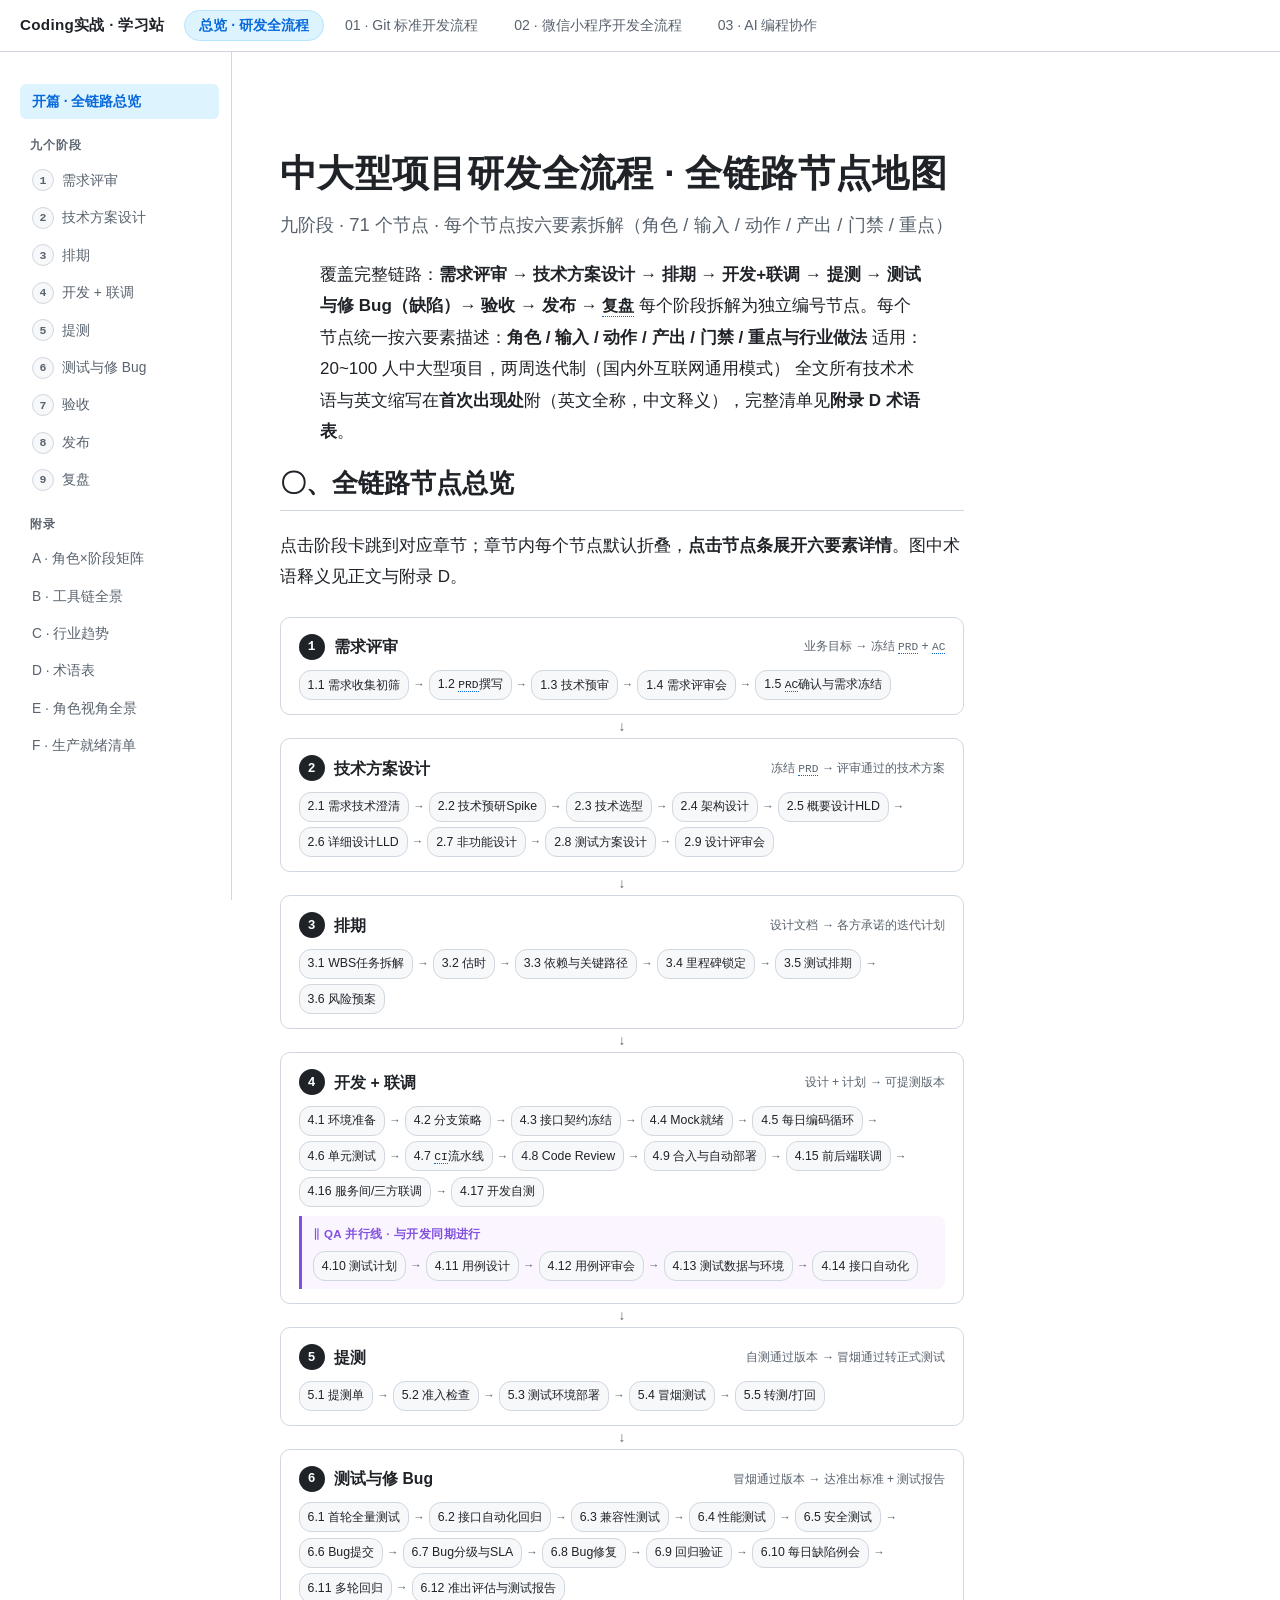
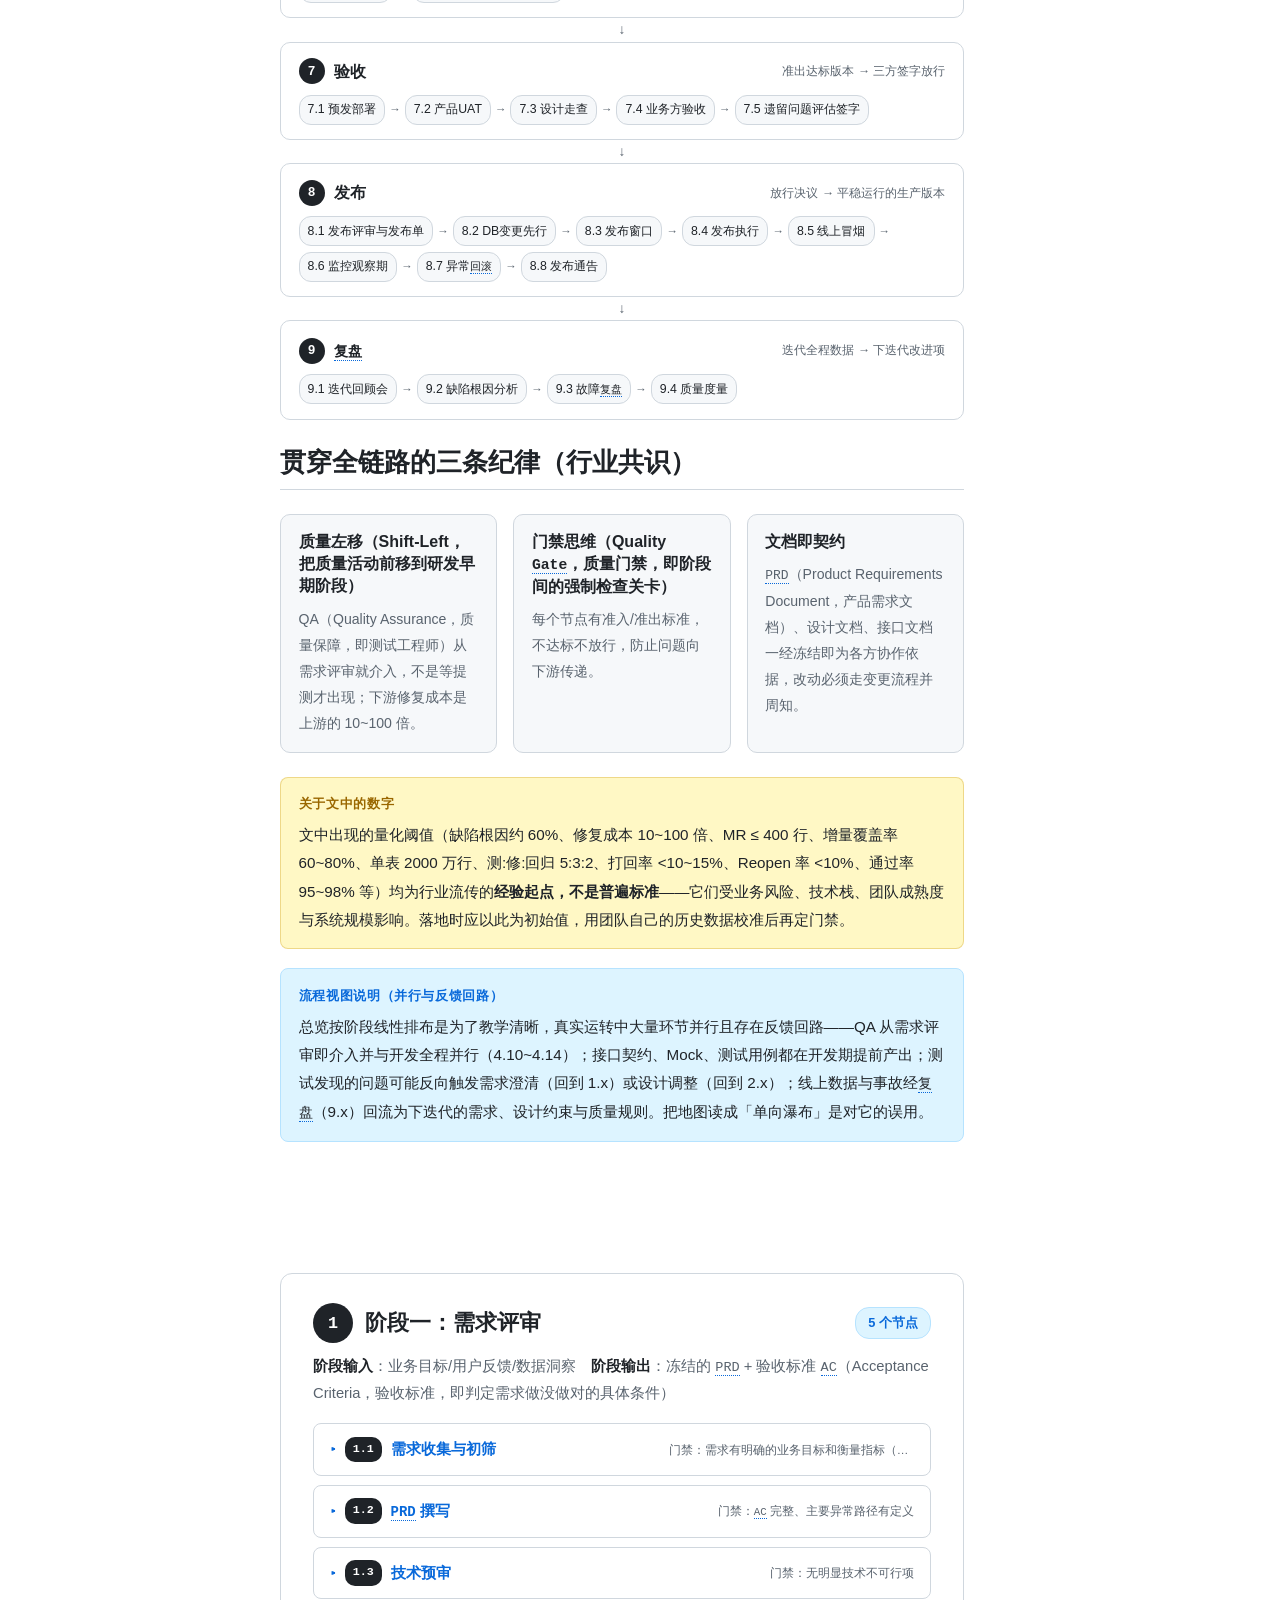
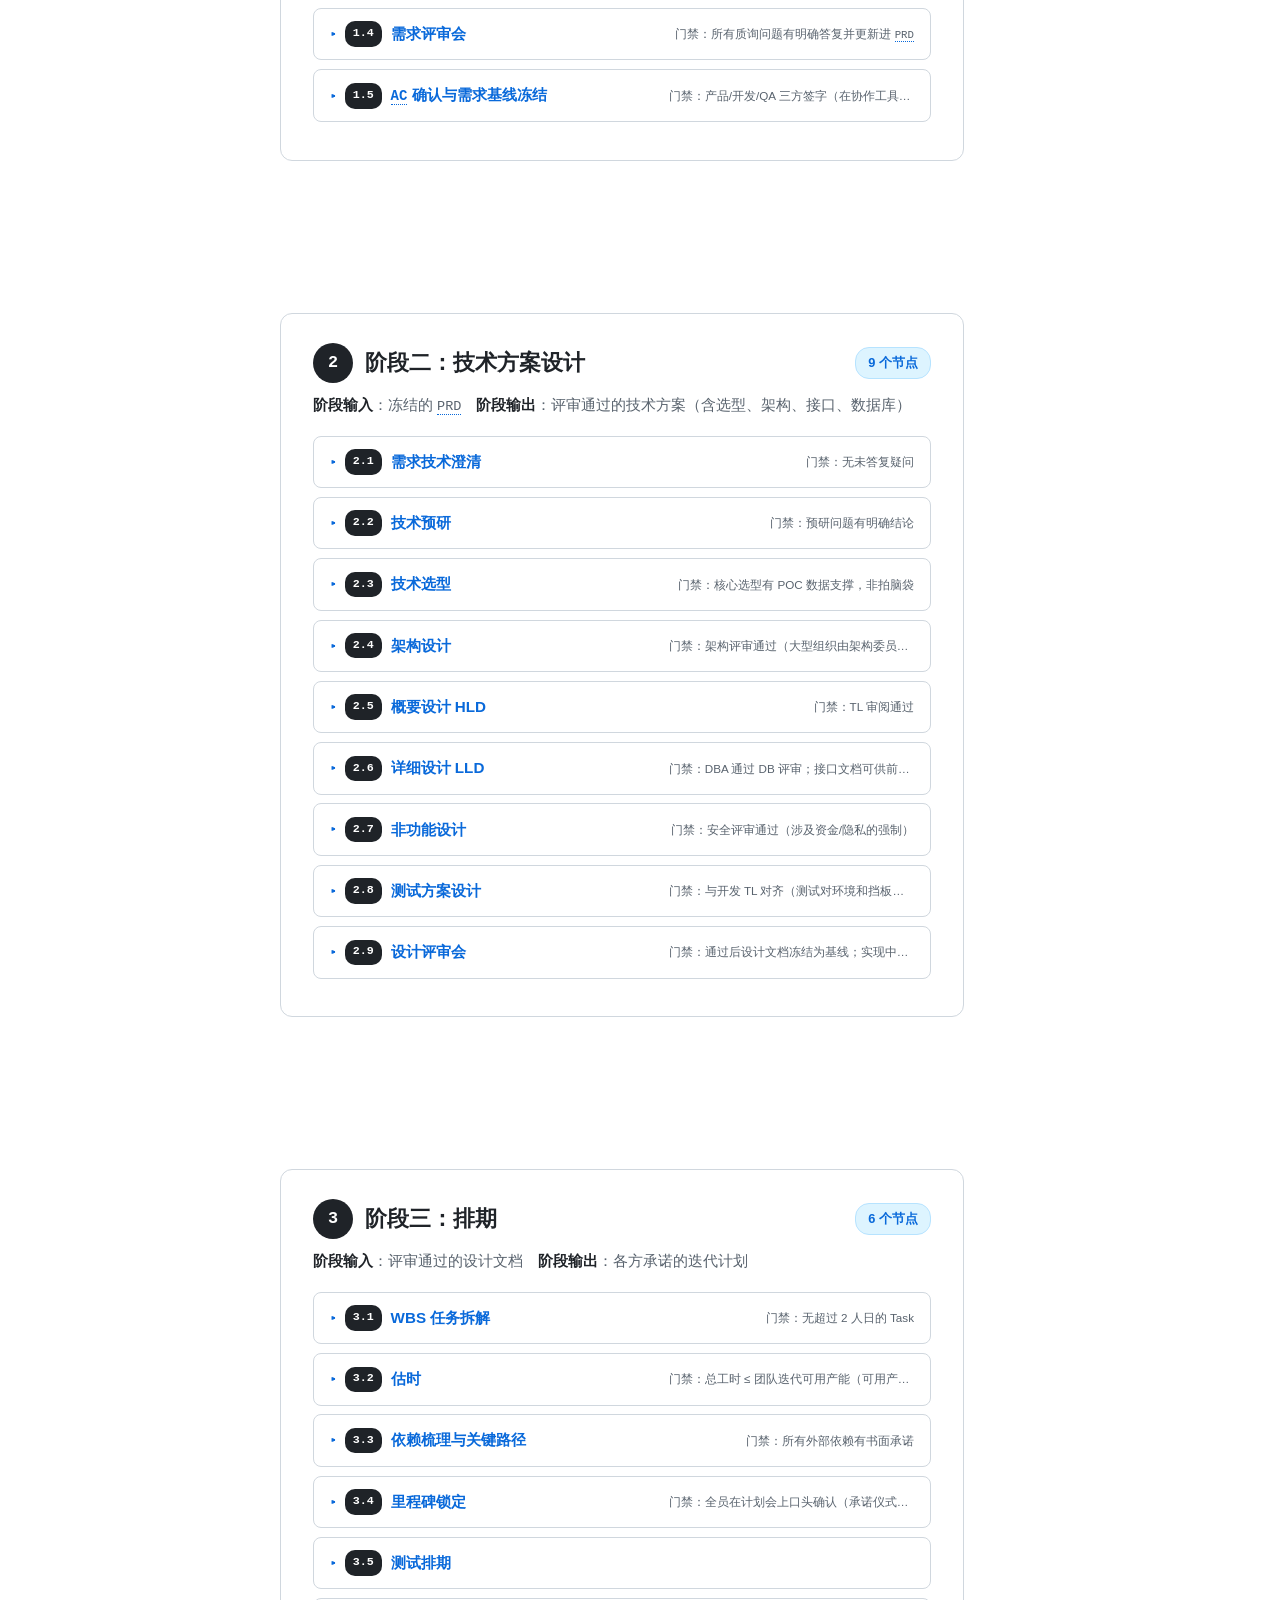
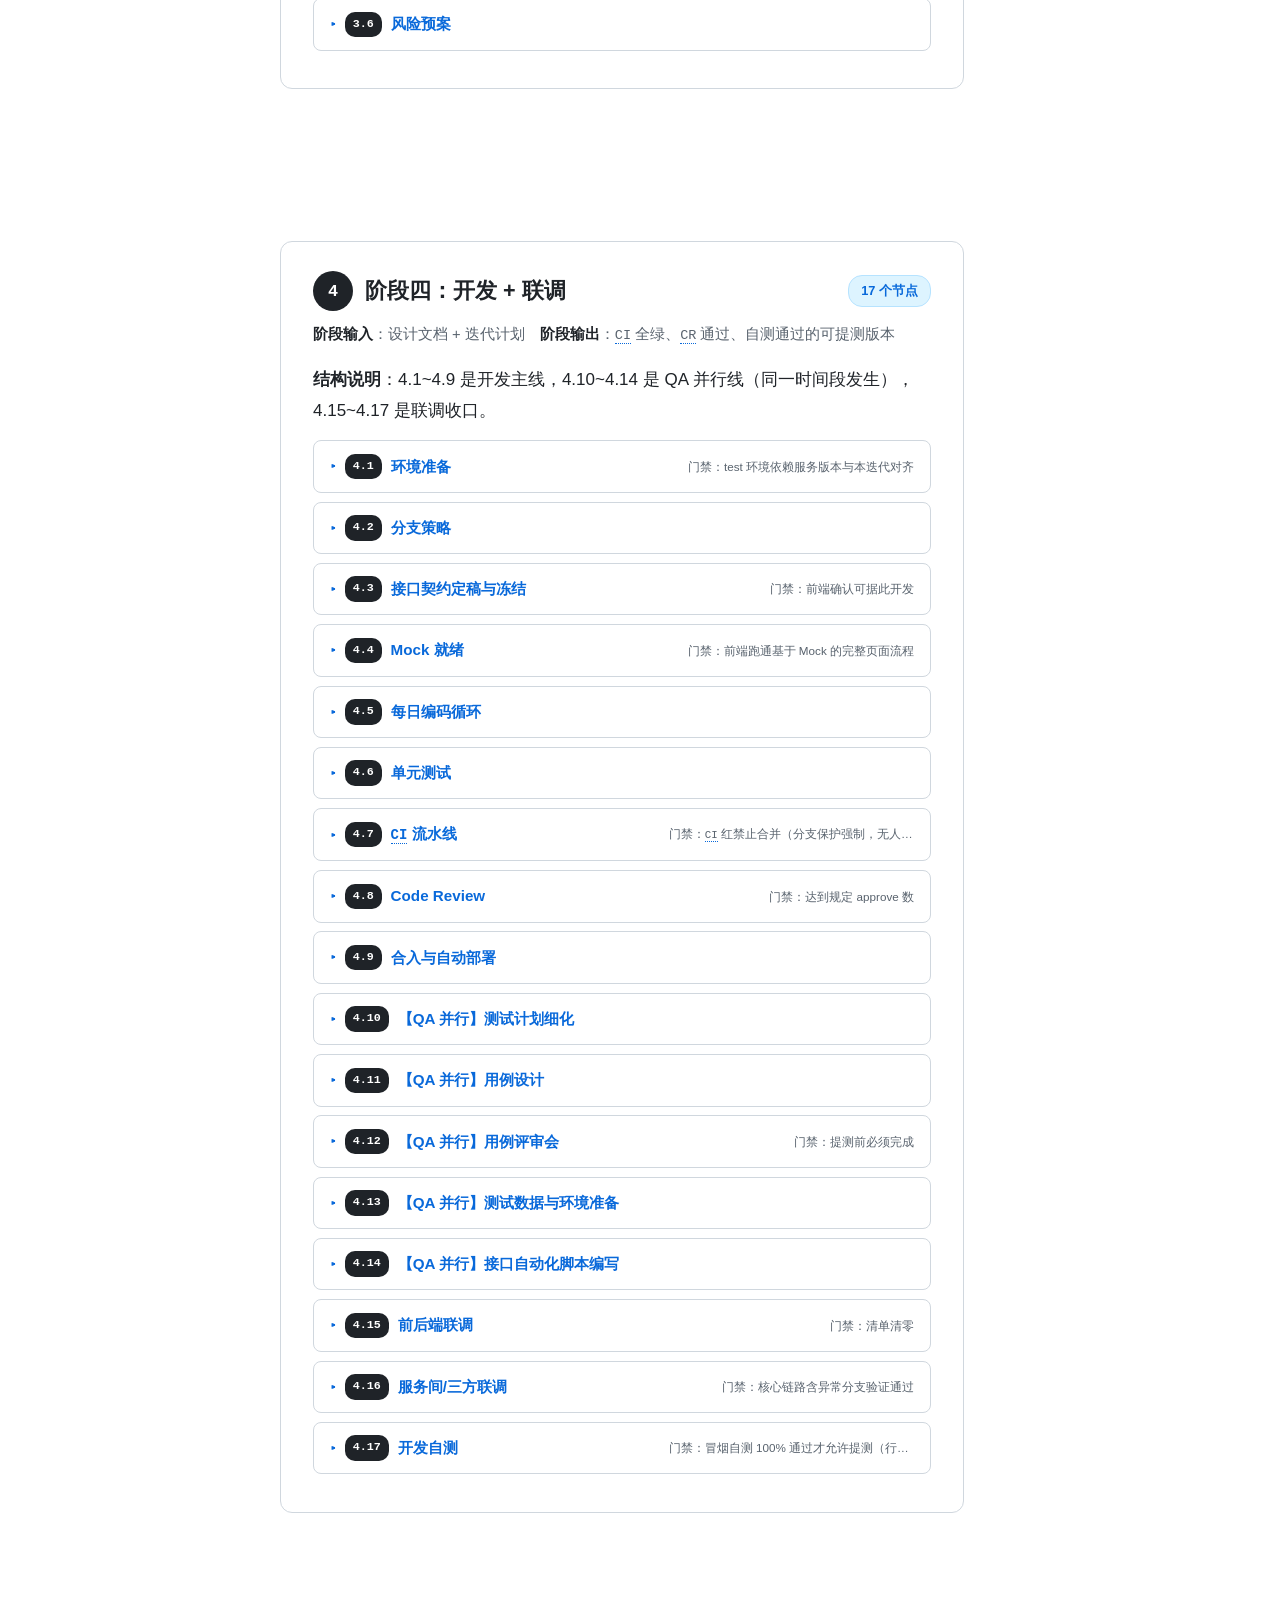
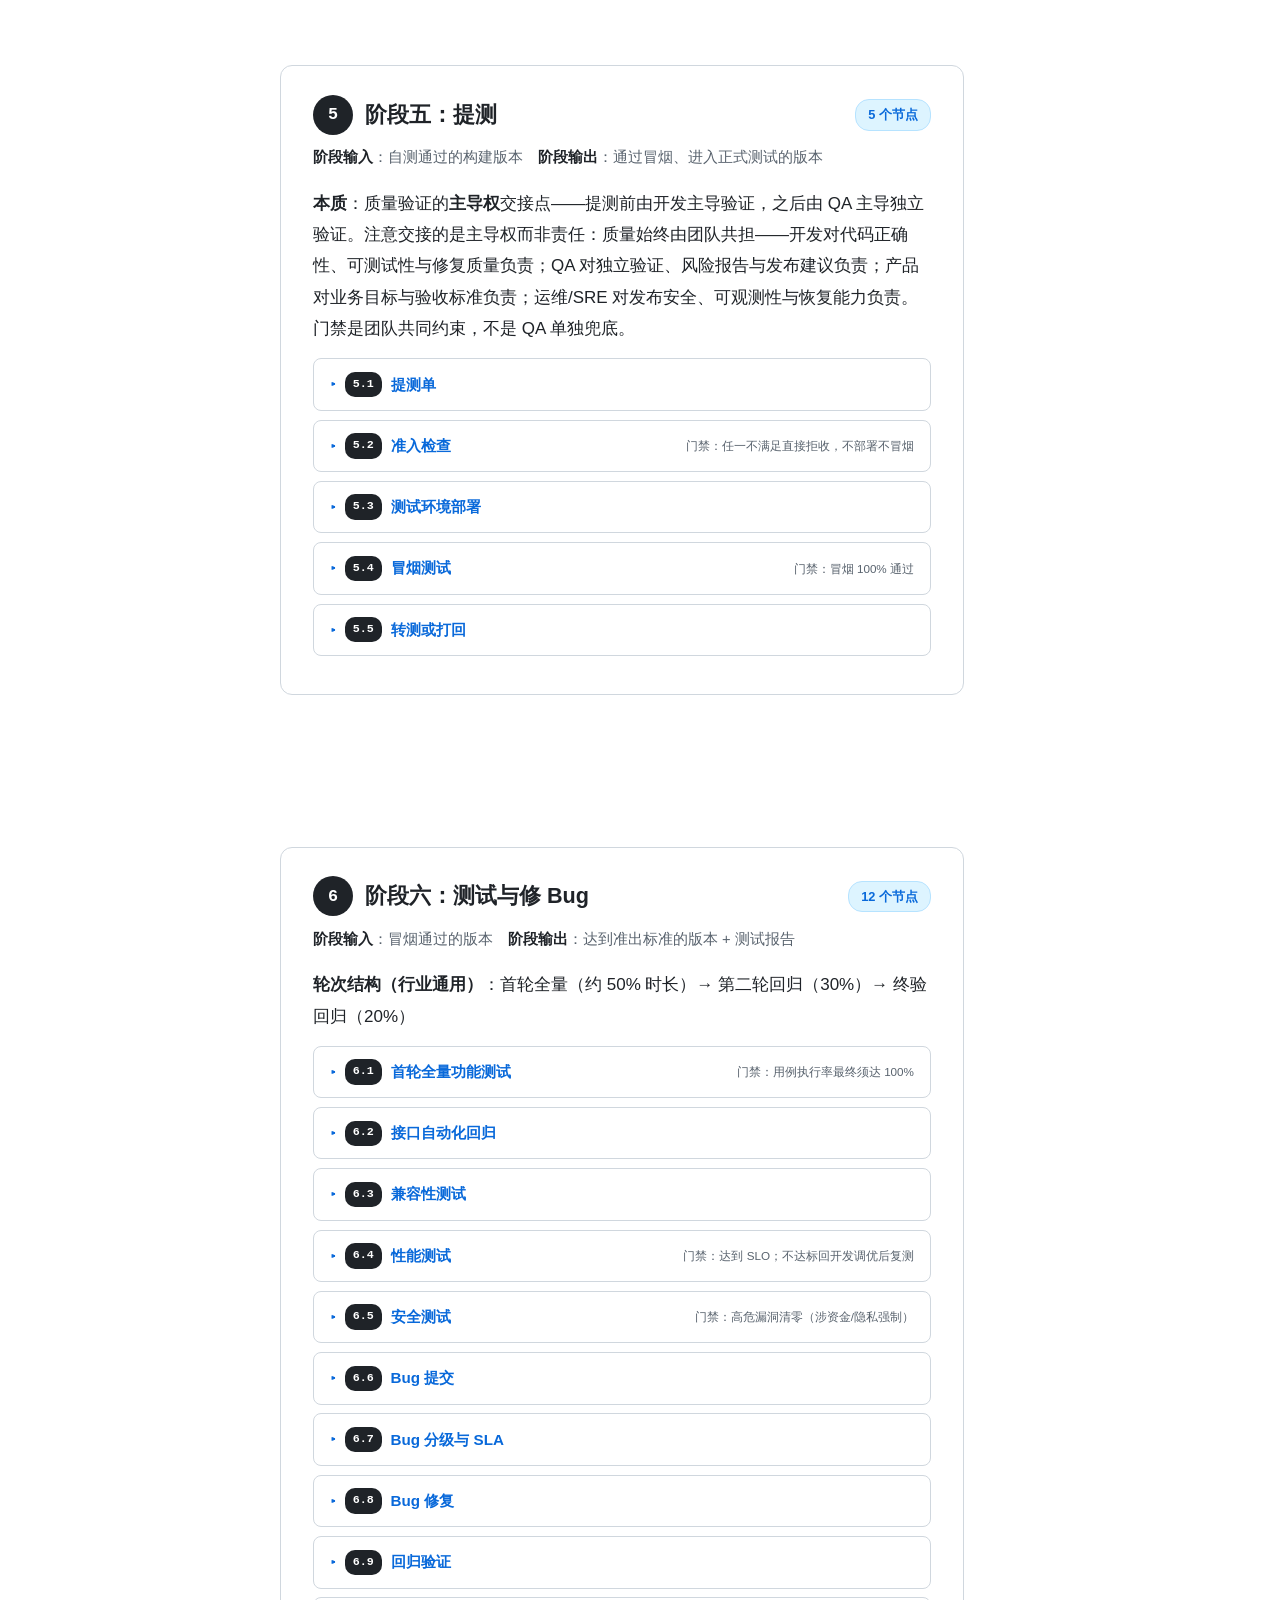
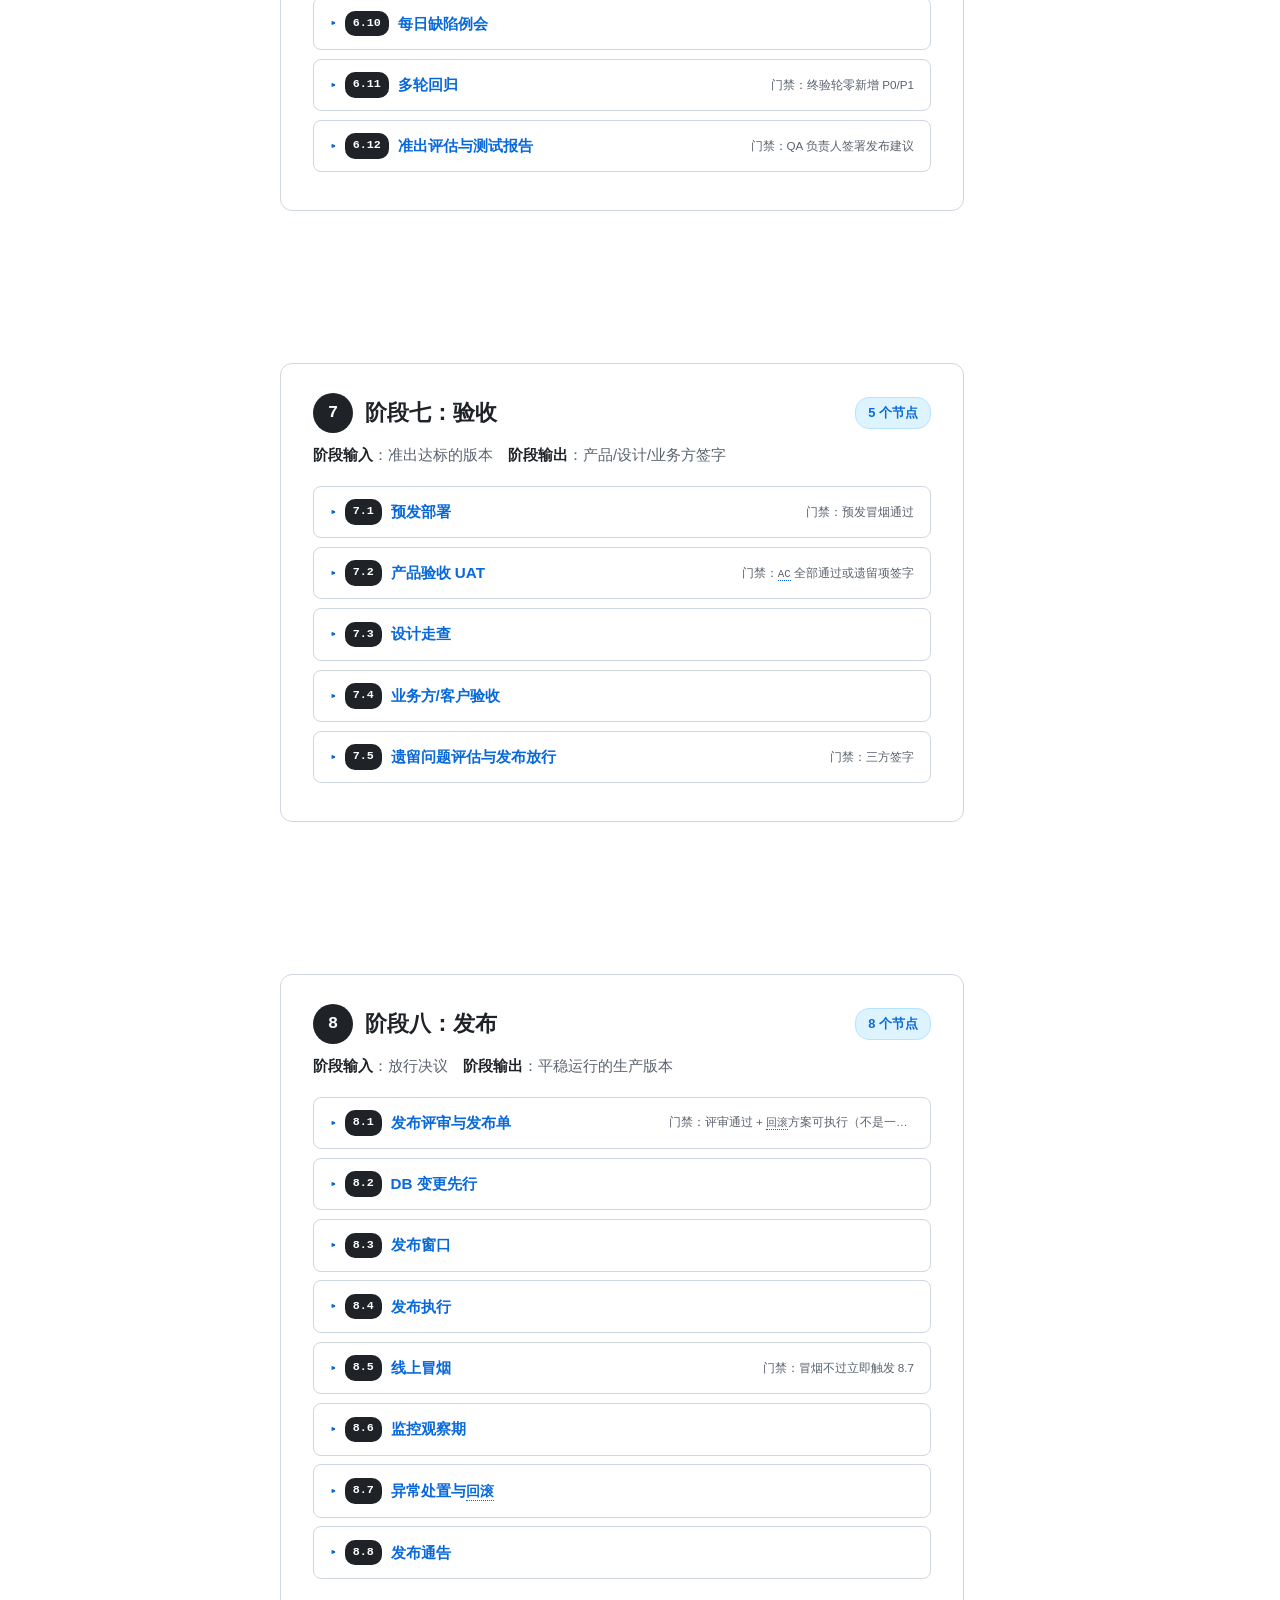
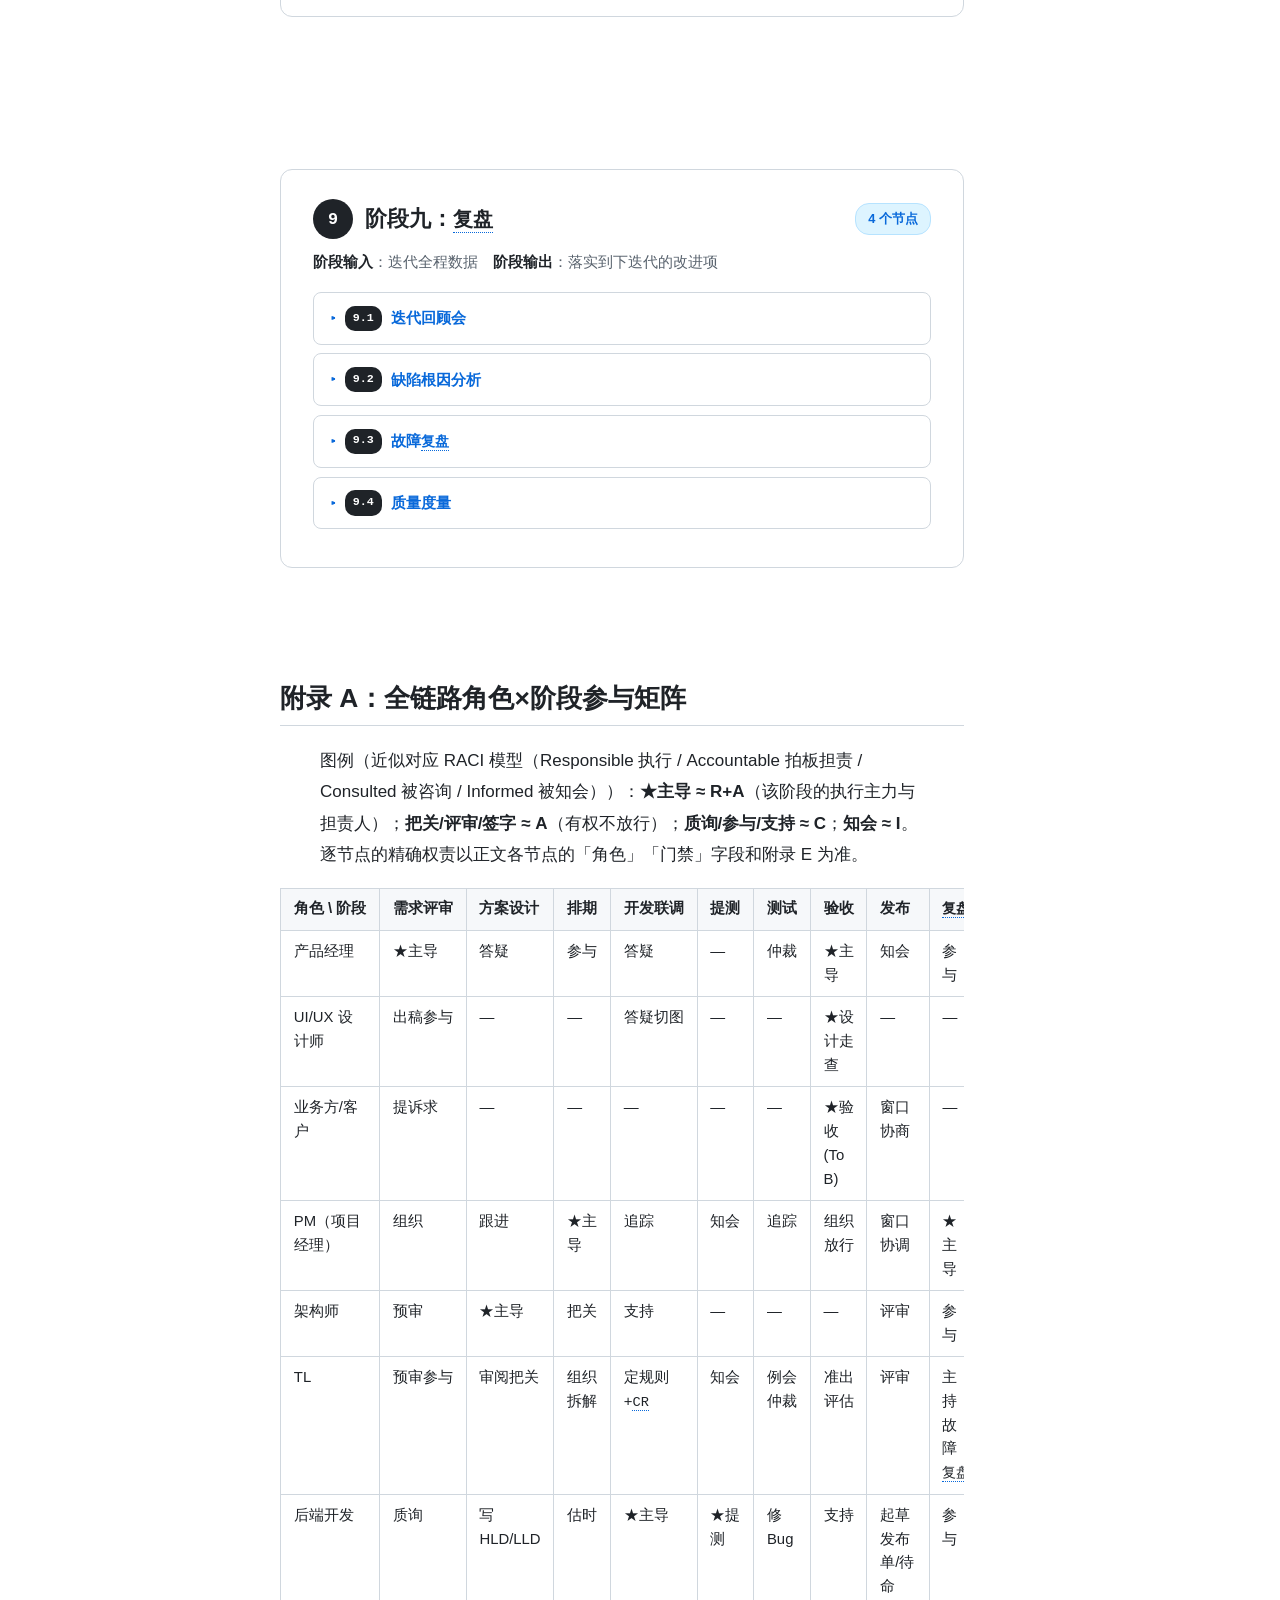
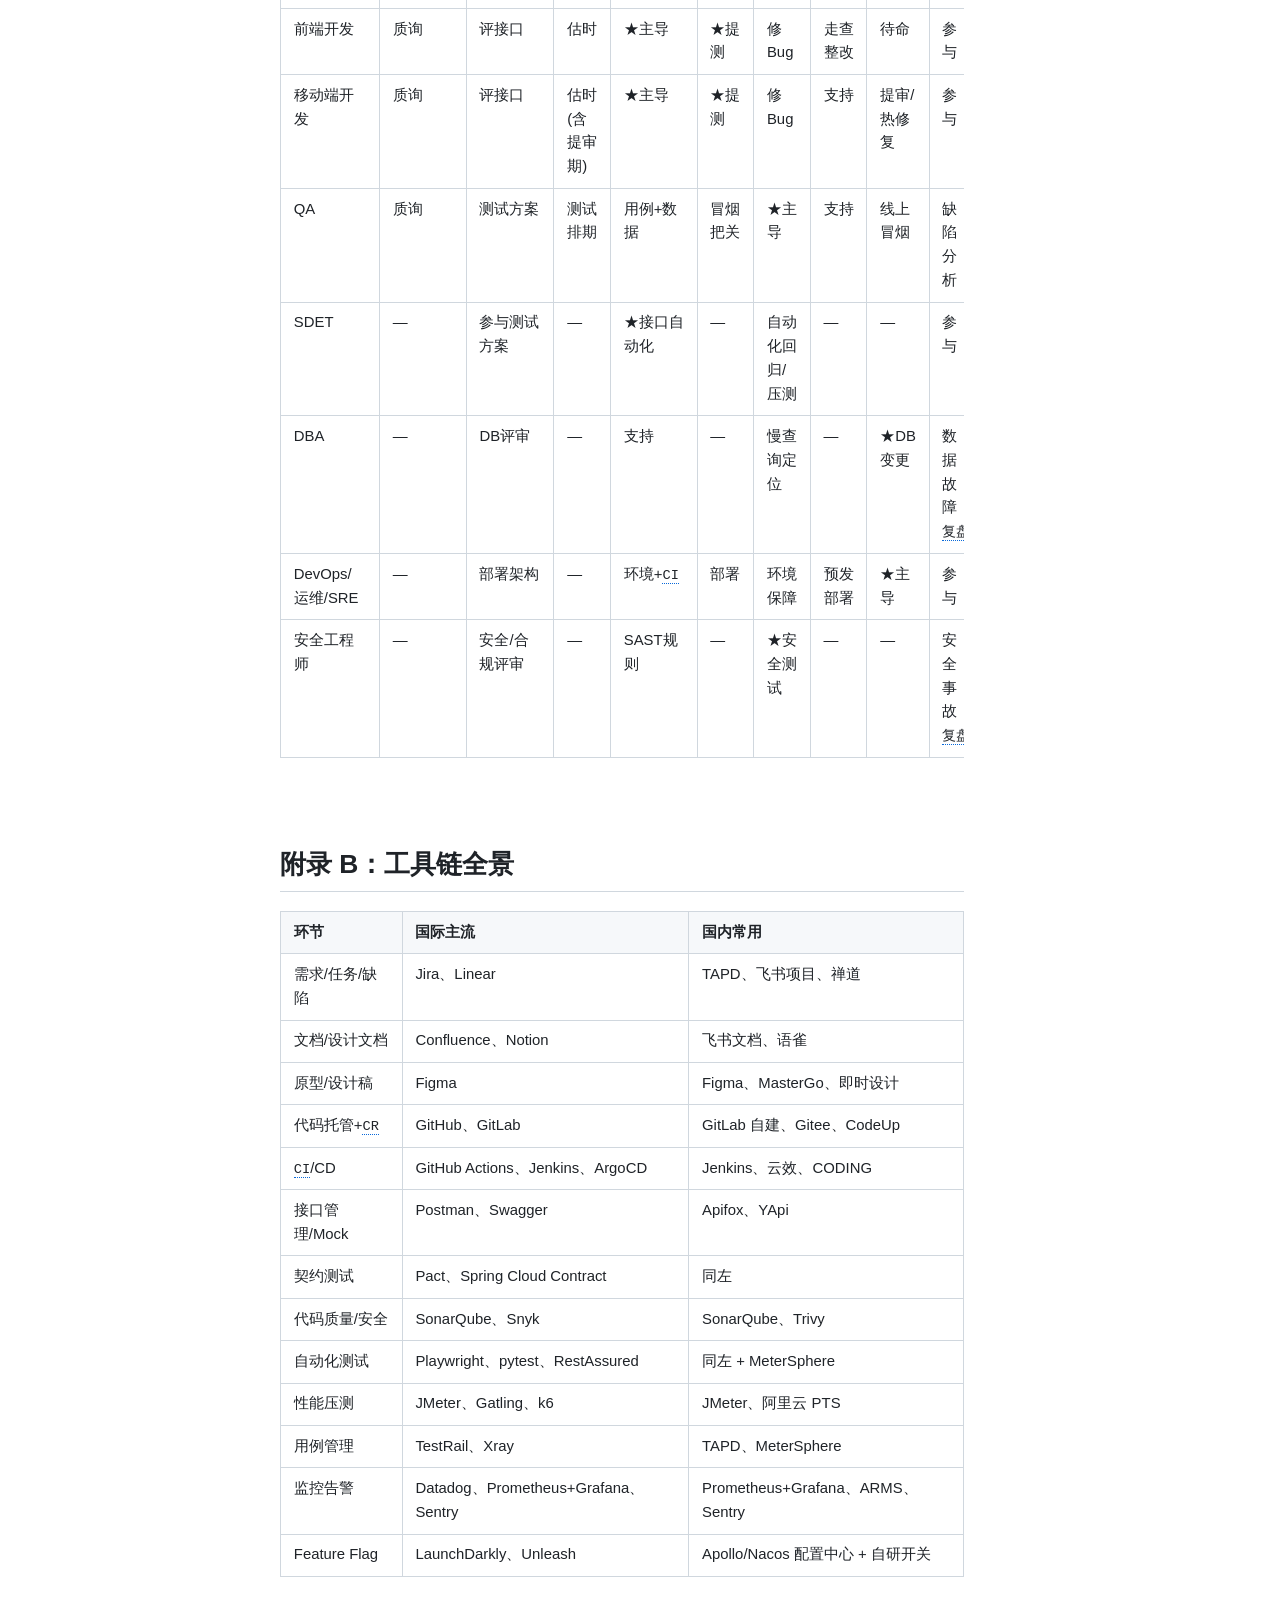
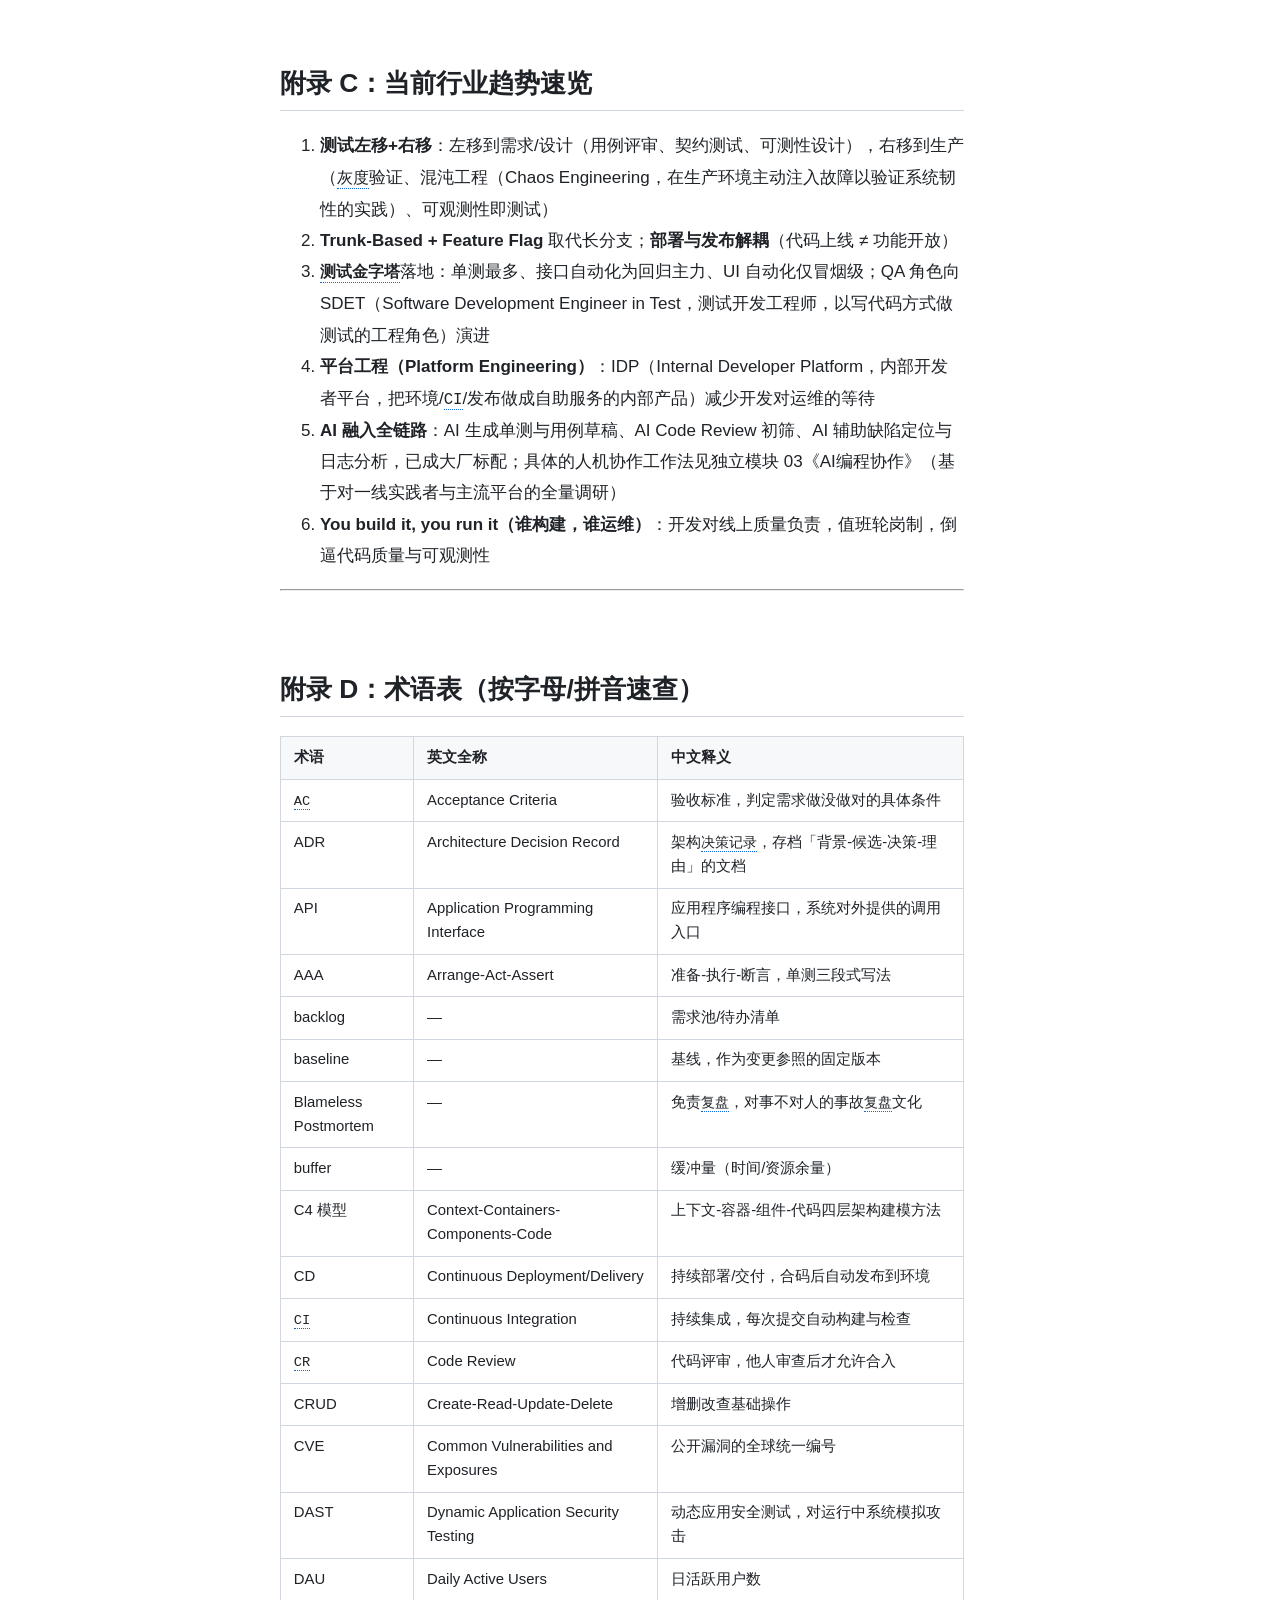
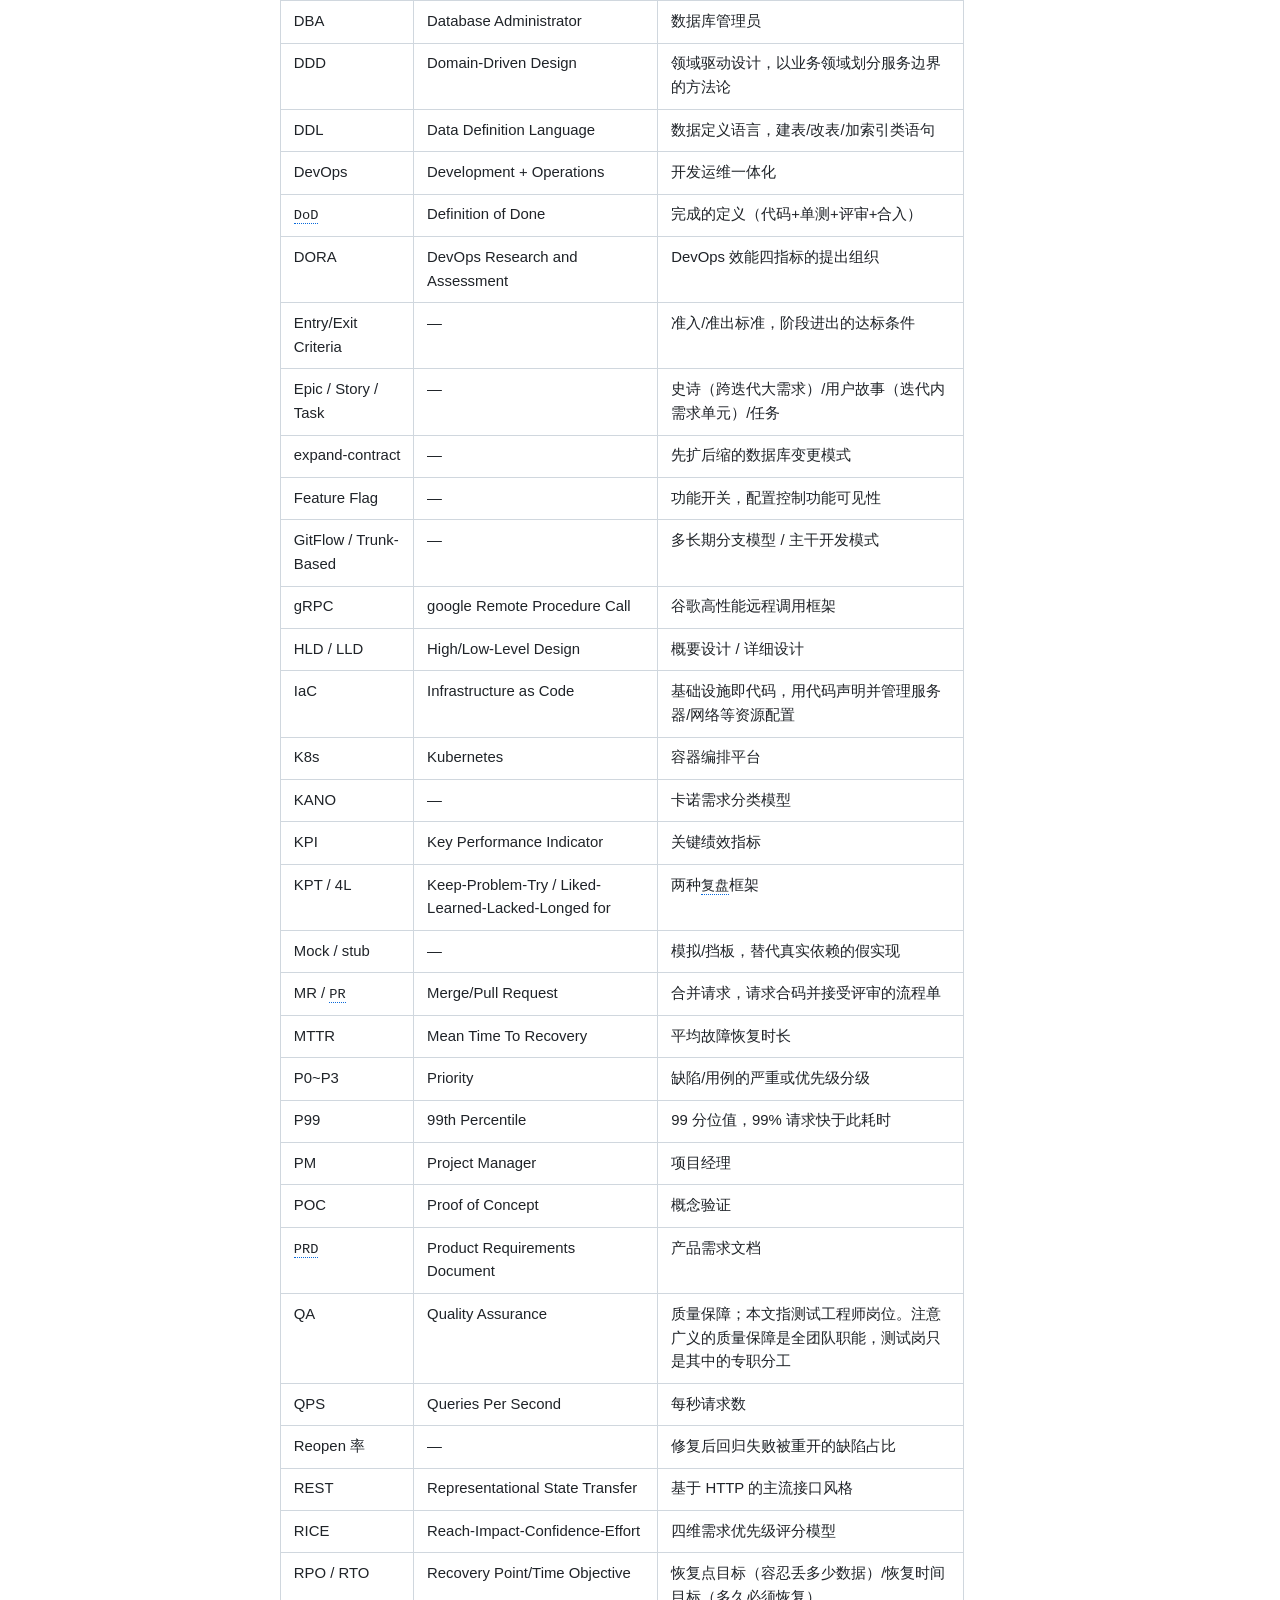
<file: Coding实战学习站.html>
<!DOCTYPE html>
<html lang="zh-CN">
<head>
  <meta charset="UTF-8">
  <meta name="viewport" content="width=device-width, initial-scale=1.0">
  <title>Coding实战 · 学习站</title>
  <style>
/* ============================================================
   Coding实战学习站 · 样式系统
   简洁文档风：白底、大留白、排版层级优先
   ============================================================ */

/* ---------- 设计变量 ---------- */
:root {
  --ink: #1f2328;            /* 正文 */
  --ink-secondary: #59636e;  /* 次要文字 */
  --accent: #0969da;         /* 强调蓝 */
  --accent-soft: #ddf4ff;    /* 强调蓝底色 */
  --green: #1a7f37;          /* 云端可见 / 成功 */
  --green-soft: #dafbe1;
  --orange: #9a6700;         /* 警示 / 误区 */
  --orange-soft: #fff8c5;
  --red: #cf222e;            /* 危险 */
  --red-soft: #ffebe9;
  --purple: #8250df;         /* 分支色 */
  --border: #d0d7de;
  --bg-subtle: #f6f8fa;
  --bg: #ffffff;
  --mono: ui-monospace, SFMono-Regular, "SF Mono", Menlo, Consolas, monospace;
  --sans: -apple-system, BlinkMacSystemFont, "PingFang SC", "Hiragino Sans GB",
          "Microsoft YaHei", "Segoe UI", sans-serif;
  --nav-width: 232px;
}

/* ---------- 基础 ---------- */
* { box-sizing: border-box; }

html { scroll-behavior: smooth; }

body {
  margin: 0;
  font-family: var(--sans);
  font-size: 17px;
  line-height: 1.85;
  color: var(--ink);
  background: var(--bg);
  -webkit-font-smoothing: antialiased;
}

h1, h2, h3, h4 { line-height: 1.4; font-weight: 650; }
h1 { font-size: 2.3rem; letter-spacing: .01em; margin: 0 0 .5rem; }
h2 { font-size: 1.65rem; margin: 0 0 1.2rem; padding-bottom: .5rem; border-bottom: 1px solid var(--border); }
h3 { font-size: 1.25rem; margin: 2rem 0 .8rem; }
h4 { font-size: 1.05rem; margin: 1.5rem 0 .6rem; }

p { margin: .8em 0; }

a { color: var(--accent); text-decoration: none; }
a:hover { text-decoration: underline; }

strong { font-weight: 650; }

code {
  font-family: var(--mono);
  font-size: .88em;
  background: var(--bg-subtle);
  border: 1px solid var(--border);
  border-radius: 5px;
  padding: .1em .35em;
  white-space: nowrap;
}

/* ---------- 布局：左侧进度条 + 右侧内容 ---------- */
.content {
  margin-left: var(--nav-width);
  max-width: 780px;
  padding: 0 48px 80px;
}

.section { padding-top: 72px; }

/* ---------- 侧边流程进度条 ---------- */
.progress-nav {
  position: fixed;
  top: 0; left: 0; bottom: 0;
  width: var(--nav-width);
  padding: 32px 12px 32px 20px;
  border-right: 1px solid var(--border);
  background: var(--bg);
  overflow-y: auto;
  display: flex;
  flex-direction: column;
  gap: 2px;
}

.nav-item {
  display: flex;
  align-items: center;
  gap: 8px;
  padding: 5px 10px;
  border-radius: 6px;
  font-size: .86rem;
  color: var(--ink-secondary);
  border-left: 2px solid transparent;
}

.nav-item:hover { background: var(--bg-subtle); text-decoration: none; }

.nav-item.active {
  color: var(--accent);
  background: var(--accent-soft);
  font-weight: 600;
}

.nav-group-label {
  margin: 14px 0 4px;
  padding: 0 10px;
  font-size: .72rem;
  font-weight: 650;
  letter-spacing: .08em;
  color: var(--ink-secondary);
  text-transform: uppercase;
}

.nav-num {
  display: inline-flex;
  align-items: center;
  justify-content: center;
  min-width: 22px;
  height: 22px;
  padding: 0 4px;
  border-radius: 11px;
  background: var(--bg-subtle);
  border: 1px solid var(--border);
  font-size: .72rem;
  font-weight: 650;
  font-family: var(--mono);
}

.nav-item.active .nav-num {
  background: var(--accent);
  border-color: var(--accent);
  color: #fff;
}

/* ---------- 开篇 ---------- */
.section-hero { padding-top: 96px; }

.hero-subtitle {
  font-size: 1.15rem;
  color: var(--ink-secondary);
  margin-top: 0;
}

/* ---------- 主线步骤卡片 ---------- */
.step-card {
  margin: 2.5rem 0;
  padding: 1.8rem 2rem;
  border: 1px solid var(--border);
  border-radius: 12px;
  scroll-margin-top: 24px;
}

.step-card-sub {
  margin-left: 2rem;
  background: var(--bg-subtle);
}

/* ---------- 页脚 ---------- */
.site-footer {
  margin-top: 96px;
  padding-top: 24px;
  border-top: 1px solid var(--border);
  font-size: .88rem;
  color: var(--ink-secondary);
}

/* ---------- 提示框：类比 / 关键点 / 出错自救 ---------- */
.callout {
  margin: 1.2rem 0;
  padding: .9rem 1.1rem;
  border-radius: 8px;
  border: 1px solid var(--border);
  font-size: .95rem;
}

.callout-title {
  display: block;
  font-weight: 650;
  font-size: .82rem;
  letter-spacing: .05em;
  margin-bottom: .3rem;
}

.callout-analogy { background: var(--accent-soft); border-color: #b6e3ff; }
.callout-analogy .callout-title { color: var(--accent); }

.callout-key { background: var(--orange-soft); border-color: #d4a72c66; }
.callout-key .callout-title { color: var(--orange); }

.callout-rescue { background: var(--red-soft); border-color: #ffcecb; }
.callout-rescue .callout-title { color: var(--red); }

.callout p:first-of-type { margin-top: 0; }
.callout p:last-child { margin-bottom: 0; }

/* ---------- 命令块与逐段拆解 ---------- */
.cmd {
  margin: 1rem 0;
  background: var(--bg-subtle);
  border: 1px solid var(--border);
  border-radius: 8px;
  overflow: hidden;
}

.cmd pre {
  margin: 0;
  padding: .85rem 1.1rem;
  overflow-x: auto;
}

.cmd code {
  background: none;
  border: none;
  padding: 0;
  font-size: .92rem;
  white-space: pre;
}

.cmd .comment { color: var(--ink-secondary); }

/* ---------- 表格 ---------- */
table {
  width: 100%;
  border-collapse: collapse;
  margin: 1.2rem 0;
  font-size: .93rem;
  line-height: 1.6;
}

th, td {
  padding: .55rem .8rem;
  border: 1px solid var(--border);
  text-align: left;
  vertical-align: top;
}

th { background: var(--bg-subtle); font-weight: 650; white-space: nowrap; }

/* ---------- 步骤卡片内部结构 ---------- */
.step-head {
  display: flex;
  align-items: center;
  gap: 12px;
  flex-wrap: wrap;
  margin-bottom: .6rem;
}

.step-num {
  display: inline-flex;
  align-items: center;
  justify-content: center;
  min-width: 40px;
  height: 40px;
  padding: 0 8px;
  border-radius: 20px;
  background: var(--ink);
  color: #fff;
  font-family: var(--mono);
  font-size: 1.05rem;
  font-weight: 650;
  flex-shrink: 0;
}

.step-card-sub .step-num { background: var(--purple); }

.step-head h3 { margin: 0; font-size: 1.35rem; }

/* 团队可见性徽章：贯穿全程的线索 */
.badge {
  display: inline-flex;
  align-items: center;
  gap: 5px;
  padding: 3px 12px;
  border-radius: 14px;
  font-size: .8rem;
  font-weight: 650;
  margin-left: auto;
}

.badge-local { background: var(--bg-subtle); color: var(--ink-secondary); border: 1px dashed var(--border); }
.badge-visible { background: var(--green-soft); color: var(--green); border: 1px solid #aceebb; }
.badge-mixed { background: var(--accent-soft); color: var(--accent); border: 1px solid #b6e3ff; }

.step-goal {
  font-size: .92rem;
  color: var(--ink-secondary);
  margin: .2rem 0 1rem;
}

.step-goal strong { color: var(--ink); }

/* ---------- 深入折叠区 ---------- */
details.deep-dive {
  margin: .8rem 0;
  border: 1px solid var(--border);
  border-radius: 8px;
  background: var(--bg);
}

details.deep-dive summary {
  padding: .7rem 1rem;
  cursor: pointer;
  font-weight: 650;
  font-size: .95rem;
  color: var(--accent);
  list-style: none;
  display: flex;
  align-items: center;
  gap: 8px;
  user-select: none;
}

details.deep-dive summary::before {
  content: "▸";
  transition: transform .15s;
  font-size: .8em;
}

details.deep-dive[open] summary::before { transform: rotate(90deg); }

details.deep-dive summary::-webkit-details-marker { display: none; }

.deep-dive-body {
  padding: .2rem 1.2rem 1rem;
  border-top: 1px solid var(--border);
  font-size: .95rem;
}

/* ---------- 全景地图：三层模型 ---------- */
.layer-model {
  display: flex;
  flex-direction: column;
  gap: 0;
  margin: 1.5rem 0;
}

.layer-box {
  border: 1.5px solid var(--border);
  border-radius: 10px;
  padding: .9rem 1.2rem;
  background: var(--bg);
}

.layer-box .layer-name { font-weight: 650; }
.layer-box .layer-desc { font-size: .88rem; color: var(--ink-secondary); }

.layer-box.layer-remote { border-color: var(--green); background: var(--green-soft); }
.layer-box.layer-repo   { border-color: var(--accent); background: var(--accent-soft); }
.layer-box.layer-work   { border-color: var(--orange); background: var(--orange-soft); }

.layer-arrows {
  display: flex;
  justify-content: center;
  gap: 3rem;
  padding: .35rem 0;
  font-size: .82rem;
  font-family: var(--mono);
  color: var(--ink-secondary);
}

.layer-arrows .up::before { content: "↑ "; }
.layer-arrows .down::before { content: "↓ "; }

/* ---------- 分支生命周期图（随滚动演化） ---------- */
.lifecycle {
  position: sticky;
  top: 0;
  z-index: 20;
  background: var(--bg);
  border: 1px solid var(--border);
  border-radius: 10px;
  padding: .6rem .9rem .1rem;
  margin: 1rem 0 2.5rem;
  box-shadow: 0 4px 12px rgba(31, 35, 40, .04);
}

.lifecycle svg { width: 100%; height: auto; display: block; }

.lc-line { stroke-width: 2.5; fill: none; }
.lc-main-line { stroke: #b7bfc7; }
.lc-branch-line { stroke: var(--purple); }
.lc-merge-in { stroke: var(--accent); stroke-dasharray: 5 4; }
.lc-merge-out { stroke: var(--green); stroke-dasharray: 5 4; }

.lc-commit { stroke-width: 2.5; }
.lc-main { fill: #fff; stroke: #57606a; }
.lc-feat { fill: #fff; stroke: var(--purple); }
.lc-squash { fill: var(--green); stroke: var(--green); }

.lc-label { font-size: 11px; fill: var(--ink-secondary); font-family: var(--mono); }
.lc-branch-label { fill: var(--purple); font-weight: 650; }
.lc-main-label { fill: #57606a; font-weight: 650; }

.lc-tag { fill: var(--accent-soft); stroke: #b6e3ff; }
.lc-tag-pr { fill: var(--orange-soft); stroke: #d4a72c; }
.lc-tag-text { font-size: 11px; fill: var(--ink); }

.lc-st { opacity: 0; transition: opacity .45s ease; }
.lc-st.on { opacity: 1; }
.lc-st.dim { opacity: .22; }

.lc-caption {
  margin: .35rem 0 .55rem;
  font-size: .85rem;
  color: var(--ink-secondary);
  min-height: 1.6em;
}

/* ---------- 误区对照卡 ---------- */
.miscon-card {
  margin: 1.5rem 0;
  border: 1px solid var(--border);
  border-radius: 10px;
  overflow: hidden;
}

.miscon-card .miscon-head {
  padding: .6rem 1.1rem;
  background: var(--bg-subtle);
  border-bottom: 1px solid var(--border);
  font-weight: 650;
  font-size: .95rem;
}

.miscon-grid {
  display: grid;
  grid-template-columns: 1fr 1fr;
}

.miscon-then, .miscon-fact { padding: .9rem 1.1rem; font-size: .92rem; }

.miscon-then {
  border-right: 1px solid var(--border);
  background: var(--red-soft);
}

.miscon-fact { background: var(--green-soft); }

.miscon-label {
  display: block;
  font-size: .78rem;
  font-weight: 650;
  letter-spacing: .05em;
  margin-bottom: .35rem;
}

.miscon-then .miscon-label { color: var(--red); }
.miscon-fact .miscon-label { color: var(--green); }

.miscon-then blockquote {
  margin: 0 0 .5rem;
  padding-left: .8rem;
  border-left: 3px solid var(--red);
  color: var(--ink);
  font-style: normal;
}

.miscon-then p, .miscon-fact p { margin: .4rem 0; }

@media (max-width: 700px) {
  .miscon-grid { grid-template-columns: 1fr; }
  .miscon-then { border-right: none; border-bottom: 1px solid var(--border); }
}

/* ---------- 三条原则 ---------- */
.principles {
  display: grid;
  grid-template-columns: repeat(3, 1fr);
  gap: 1rem;
  margin: 1.5rem 0;
}

.principle-card {
  border: 1px solid var(--border);
  border-radius: 10px;
  padding: 1rem 1.1rem;
  background: var(--bg-subtle);
}

.principle-card h4 { margin: 0 0 .5rem; font-size: 1rem; }
.principle-card p { margin: 0; font-size: .88rem; color: var(--ink-secondary); }

@media (max-width: 700px) {
  .principles { grid-template-columns: 1fr; }
}

/* ---------- 历史形态 ASCII 图 ---------- */
.history-shape {
  font-family: var(--mono);
  font-size: .85rem;
  line-height: 1.7;
  background: var(--bg-subtle);
  border: 1px solid var(--border);
  border-radius: 8px;
  padding: .9rem 1.1rem;
  overflow-x: auto;
  white-space: pre;
  margin: 1rem 0;
}

/* ---------- 冲突标记示例 ---------- */
.conflict-sample .marker { color: var(--red); font-weight: 650; }
.conflict-sample .ours { background: var(--accent-soft); display: inline-block; width: 100%; }
.conflict-sample .theirs { background: var(--purple); background: #fbefff; display: inline-block; width: 100%; }

/* ---------- 冲突解决模拟器 ---------- */
.conflict-sim {
  margin-top: 1.2rem;
  padding: 1rem 1.1rem;
  border: 1px dashed var(--border);
  border-radius: 10px;
  background: var(--bg-subtle);
}

.sim-title { font-weight: 650; margin: 0 0 .3rem; }
.sim-desc { font-size: .9rem; color: var(--ink-secondary); margin: 0 0 .8rem; }

.sim-choices { display: flex; gap: .6rem; flex-wrap: wrap; }

.sim-choices button, .sim-reset {
  padding: .45rem .9rem;
  border: 1px solid var(--border);
  border-radius: 8px;
  background: var(--bg);
  font-family: var(--sans);
  font-size: .88rem;
  cursor: pointer;
  color: var(--ink);
}

.sim-choices button:hover, .sim-reset:hover { border-color: var(--accent); color: var(--accent); }

.sim-choices button.chosen {
  border-color: var(--accent);
  background: var(--accent-soft);
  color: var(--accent);
  font-weight: 650;
}

.sim-result { margin-top: 1rem; }
.sim-result-label { font-size: .85rem; font-weight: 650; margin: .8rem 0 .3rem; }
.sim-note { font-size: .88rem; color: var(--ink-secondary); margin: .5rem 0; }
.sim-reset { margin-top: .5rem; }

/* ---------- 合并策略切换器 ---------- */
.strategy-tabs { display: flex; gap: .5rem; flex-wrap: wrap; margin-bottom: .6rem; }

.strategy-tabs button {
  padding: .4rem .85rem;
  border: 1px solid var(--border);
  border-radius: 8px;
  background: var(--bg);
  font-family: var(--mono);
  font-size: .83rem;
  cursor: pointer;
  color: var(--ink);
}

.strategy-tabs button:hover { border-color: var(--accent); color: var(--accent); }

.strategy-tabs button.active {
  border-color: var(--accent);
  background: var(--accent-soft);
  color: var(--accent);
  font-weight: 650;
}

.strategy-switcher .history-shape { margin: .5rem 0; min-height: 4.5em; }
.strategy-note { font-size: .9rem; color: var(--ink-secondary); margin: .5rem 0 0; }

/* ---------- 术语标记与解释卡 ---------- */
.term {
  border-bottom: 1.5px dotted var(--accent);
  cursor: help;
  font-family: var(--mono);
  font-size: .92em;
}

.term-tip {
  position: fixed;
  z-index: 100;
  max-width: 340px;
  padding: .7rem .9rem;
  background: var(--ink);
  color: #fff;
  border-radius: 8px;
  font-size: .85rem;
  line-height: 1.65;
  box-shadow: 0 8px 24px rgba(31, 35, 40, .2);
  pointer-events: none;
}

.term-tip strong {
  display: block;
  margin-bottom: .2rem;
  color: #9ecbff;
  font-family: var(--mono);
}

/* ---------- 命令块复制按钮 ---------- */
.cmd { position: relative; }

.copy-btn {
  position: absolute;
  top: 6px;
  right: 6px;
  padding: .25rem .6rem;
  border: 1px solid var(--border);
  border-radius: 6px;
  background: var(--bg);
  font-family: var(--sans);
  font-size: .75rem;
  color: var(--ink-secondary);
  cursor: pointer;
  opacity: 0;
  transition: opacity .15s;
}

.cmd:hover .copy-btn, .copy-btn:focus { opacity: 1; }
.copy-btn:hover { color: var(--accent); border-color: var(--accent); }

/* ---------- 自测判断题 ---------- */
.quiz-item {
  margin: 1rem 0;
  padding: 1rem 1.2rem;
  border: 1px solid var(--border);
  border-radius: 10px;
}

.quiz-q { margin: 0 0 .7rem; font-weight: 500; }

.quiz-idx {
  display: inline-flex;
  align-items: center;
  justify-content: center;
  width: 24px;
  height: 24px;
  margin-right: 8px;
  border-radius: 12px;
  background: var(--bg-subtle);
  border: 1px solid var(--border);
  font-size: .78rem;
  font-family: var(--mono);
}

.quiz-btns { display: flex; gap: .6rem; }

.quiz-btns button {
  padding: .4rem 1rem;
  border: 1px solid var(--border);
  border-radius: 8px;
  background: var(--bg);
  font-family: var(--sans);
  font-size: .9rem;
  cursor: pointer;
  color: var(--ink);
}

.quiz-item:not(.done) .quiz-btns button:hover { border-color: var(--accent); color: var(--accent); }

.quiz-item.done .quiz-btns button { cursor: default; opacity: .55; }
.quiz-item.done .quiz-btns button.right { opacity: 1; border-color: var(--green); background: var(--green-soft); color: var(--green); font-weight: 650; }
.quiz-item.done .quiz-btns button.wrong { opacity: 1; border-color: var(--red); background: var(--red-soft); color: var(--red); font-weight: 650; }

.quiz-why {
  margin-top: .8rem;
  padding: .7rem .9rem;
  border-radius: 8px;
  background: var(--bg-subtle);
  font-size: .9rem;
}

.quiz-why strong { display: block; margin-bottom: .2rem; }

.quiz-score {
  margin-top: 1.5rem;
  padding: .9rem 1.1rem;
  border-radius: 8px;
  background: var(--accent-soft);
  border: 1px solid #b6e3ff;
  font-weight: 650;
}

/* ---------- 响应式：窄屏收起侧边栏 ---------- */
@media (max-width: 960px) {
  .progress-nav { display: none; }
  .content { margin-left: 0; padding: 0 20px 60px; }
}


/* ============================================================
   学习站扩展样式：顶栏模块切换 + 模块 02 专用组件
   ============================================================ */

/* ---------- 顶栏与模块切换 ---------- */
:root { --topbar-h: 52px; }

.site-topbar {
  position: fixed;
  top: 0; left: 0; right: 0;
  height: var(--topbar-h);
  display: flex;
  align-items: center;
  gap: 20px;
  padding: 0 20px;
  background: var(--bg);
  border-bottom: 1px solid var(--border);
  z-index: 50;
  overflow-x: auto;
}

.site-title {
  font-weight: 650;
  font-size: .95rem;
  letter-spacing: .02em;
  white-space: nowrap;
}

.module-tabs { display: flex; gap: 6px; }

.module-tabs button {
  border: 1px solid transparent;
  background: none;
  font-family: var(--sans);
  font-size: .88rem;
  padding: 5px 14px;
  border-radius: 16px;
  cursor: pointer;
  color: var(--ink-secondary);
  white-space: nowrap;
}

.module-tabs button:hover { background: var(--bg-subtle); }

.module-tabs button.active {
  background: var(--accent-soft);
  color: var(--accent);
  font-weight: 650;
  border-color: #b6e3ff;
}

/* 模块容器：同一时刻只显示一个模块 */
.module { display: none; }
.module.active { display: block; }

/* 顶栏占位：整体下移，侧边栏与吸顶图让出顶栏高度 */
body { padding-top: var(--topbar-h); }
.progress-nav { top: var(--topbar-h); }
.lifecycle { top: calc(var(--topbar-h) + 8px); }

/* ---------- 模块 02：等待类徽章 ---------- */
.badge-wait {
  background: var(--orange-soft);
  color: var(--orange);
  border: 1px solid #d4a72c66;
}

/* ---------- 模块 02：后端形态决策参考 ---------- */
.decider .dq {
  margin: 1rem 0;
  padding: .9rem 1.1rem;
  border: 1px solid var(--border);
  border-radius: 8px;
}

.decider .dq p { margin: 0 0 .6rem; font-weight: 650; font-size: .95rem; }

.decider .dq-btns { display: flex; gap: .6rem; flex-wrap: wrap; }

.decider .dq-btns button {
  padding: .4rem 1rem;
  border: 1px solid var(--border);
  border-radius: 8px;
  background: var(--bg);
  font-family: var(--sans);
  font-size: .88rem;
  cursor: pointer;
  color: var(--ink);
}

.decider .dq-btns button:hover { border-color: var(--accent); color: var(--accent); }

.decider .dq-btns button.chosen {
  border-color: var(--accent);
  background: var(--accent-soft);
  color: var(--accent);
  font-weight: 650;
}

.decider-result {
  margin-top: 1rem;
  padding: .9rem 1.1rem;
  border-radius: 8px;
  background: var(--accent-soft);
  border: 1px solid #b6e3ff;
  font-size: .95rem;
  font-weight: 650;
}

/* ============================================================
   模块 03 · 研发全流程 专用组件 + 全站溢出防御
   ============================================================ */

.content pre { overflow-x: auto; max-width: 100%; }
.table-wrap { overflow-x: auto; margin: 1rem 0; }
.table-wrap table { margin: 0; }

/* ---------- 阶段流水线（总览） ---------- */
.rd-pipeline { display: flex; flex-direction: column; margin: 1.5rem 0; }
.rd-stage {
  display: block; border: 1px solid var(--border); border-radius: 10px;
  padding: .9rem 1.1rem; background: #fff; text-decoration: none; color: var(--ink);
  transition: border-color .15s, box-shadow .15s;
}
.rd-stage:hover { border-color: var(--accent); box-shadow: 0 1px 6px rgba(9,105,218,.15); }
.rd-stage-head { display: flex; align-items: center; gap: .6rem; margin-bottom: .55rem; }
.rd-stage-num {
  width: 26px; height: 26px; border-radius: 50%; background: var(--ink); color: #fff;
  font-family: var(--mono); font-size: .8rem; font-weight: 600;
  display: flex; align-items: center; justify-content: center; flex-shrink: 0;
}
.rd-stage-name { font-weight: 650; font-size: .98rem; }
.rd-stage-io { margin-left: auto; font-size: .76rem; color: var(--ink-secondary); text-align: right; }
.rd-chips { display: flex; flex-wrap: wrap; gap: .35rem .25rem; align-items: center; }
.rd-chip {
  font-size: .77rem; padding: .16rem .5rem; background: var(--bg-subtle);
  border: 1px solid var(--border); border-radius: 12px; white-space: nowrap;
}
.rd-chip-arrow { color: var(--ink-secondary); font-size: .72rem; }
.rd-parallel {
  margin-top: .6rem; padding: .5rem .7rem; background: #faf5ff;
  border-left: 3px solid var(--purple); border-radius: 0 8px 8px 0;
}
.rd-lane-label {
  font-size: .72rem; font-weight: 650; color: var(--purple);
  letter-spacing: .04em; display: block; margin-bottom: .35rem;
}
.rd-pipe-arrow { text-align: center; color: var(--ink-secondary); font-size: .85rem; line-height: 1.7; }

/* ---------- 流程链（AI 闭环 / 缺陷流转） ---------- */
.rd-flow { display: flex; flex-wrap: wrap; align-items: center; gap: .4rem .25rem; margin: 1rem 0; }
.rd-flow-step {
  font-size: .83rem; padding: .26rem .68rem; background: var(--accent-soft); color: var(--accent);
  border: 1px solid #b6e3ff; border-radius: 15px; white-space: nowrap; font-weight: 550;
}
.rd-flow-step.rd-flow-human { background: var(--green-soft); color: var(--green); border-color: #a6d9b8; }
.rd-flow-step.rd-flow-bad { background: var(--red-soft); color: var(--red); border-color: #f0b8b8; }
.rd-flow-step.rd-flow-warn { background: var(--orange-soft); color: var(--orange); border-color: #e8c48a; }
.rd-flow-step.rd-flow-end { background: var(--bg-subtle); color: var(--ink); border-color: var(--border); }
.rd-flow-arrow { color: var(--ink-secondary); font-size: .8rem; }
.rd-flow-note { width: 100%; font-size: .78rem; color: var(--ink-secondary); }

/* ---------- 节点折叠卡 ---------- */
details.rd-node { margin: .55rem 0; }
details.rd-node summary { display: flex; align-items: center; gap: .55rem; }
.rd-node-id {
  font-family: var(--mono); font-size: .73rem; font-weight: 600; background: var(--ink);
  color: #fff; padding: .12rem .5rem; border-radius: 10px; flex-shrink: 0;
}
.rd-node-title { font-weight: 600; }
.rd-node-gate {
  margin-left: auto; font-size: .73rem; color: var(--ink-secondary); font-weight: 400;
  max-width: 42%; overflow: hidden; text-overflow: ellipsis; white-space: nowrap;
}

/* ---------- 六要素键值排版 ---------- */
.rd-kv > div { display: flex; gap: .8rem; padding: .5rem 0; border-bottom: 1px dashed var(--border); }
.rd-kv > div:last-child { border-bottom: none; }
.rd-kv-label {
  flex: 0 0 4.2em; font-size: .8rem; font-weight: 650; color: var(--ink-secondary); padding-top: .15rem;
}
.rd-kv-val { flex: 1; min-width: 0; font-size: .93rem; }
.rd-kv-val > :first-child { margin-top: 0; }
.rd-kv-val > :last-child { margin-bottom: 0; }

@media (max-width: 700px) {
  .rd-stage-io, .rd-node-gate { display: none; }
}

</style>
</head>
<body>

  <!-- 学习站顶栏：模块切换 -->
  <header class="site-topbar">
    <span class="site-title">Coding实战 · 学习站</span>
    <nav class="module-tabs" aria-label="模块切换">
      <button type="button" data-module="module-rd" class="active">总览 · 研发全流程</button>
      <button type="button" data-module="module-git">01 · Git 标准开发流程</button>
      <button type="button" data-module="module-mp">02 · 微信小程序开发全流程</button>
      <button type="button" data-module="module-ai">03 · AI 编程协作</button>
    </nav>
  </header>

  <!-- ============ 模块 01 · Git 标准开发流程 ============ -->
  <div class="module" id="module-git">

  <!-- 侧边流程进度条：滚动到哪一步，高亮哪一步 -->
  <nav class="progress-nav" id="progress-nav" aria-label="页面导航">
    <a href="#hero" class="nav-item" data-section="hero">开篇</a>
    <a href="#map" class="nav-item" data-section="map">全景地图</a>
    <div class="nav-group-label">一次需求的旅程</div>
    <a href="#step-0" class="nav-item nav-step" data-section="step-0"><span class="nav-num">0</span>项目初始化</a>
    <a href="#step-1" class="nav-item nav-step" data-section="step-1"><span class="nav-num">1</span>同步主分支</a>
    <a href="#step-2" class="nav-item nav-step" data-section="step-2"><span class="nav-num">2</span>新建分支</a>
    <a href="#step-3" class="nav-item nav-step" data-section="step-3"><span class="nav-num">3</span>本地开发</a>
    <a href="#step-3-5" class="nav-item nav-step" data-section="step-3-5"><span class="nav-num">3.5</span>合入主线</a>
    <a href="#step-4" class="nav-item nav-step" data-section="step-4"><span class="nav-num">4</span>推送分支</a>
    <a href="#step-5" class="nav-item nav-step" data-section="step-5"><span class="nav-num">5</span>提交评审</a>
    <a href="#step-6" class="nav-item nav-step" data-section="step-6"><span class="nav-num">6</span>合并主线</a>
    <a href="#step-7" class="nav-item nav-step" data-section="step-7"><span class="nav-num">7</span>收尾</a>
    <a href="#misconceptions" class="nav-item" data-section="misconceptions">误区对照</a>
    <a href="#quiz" class="nav-item" data-section="quiz">自测</a>
    <a href="#reference" class="nav-item" data-section="reference">速查表</a>
  </nav>

  <main class="content">

    <!-- 开篇：为什么 PM 要懂这套流程 + 核心类比 -->
    <section id="hero" class="section section-hero">
      <h1>Git 标准开发流程</h1>
      <p class="hero-subtitle">一次需求的完整旅程 · 面向要亲自动手的产品经理</p>

      <p>你不需要成为 Git 专家，但如果要按真实团队的标准范式做开发任务，就必须知道一次改动从「开始动手」到「进入正式版本」要经过哪些环节、每个环节在哪里发生、别人什么时候能看见你。这个网站把整个流程按发生顺序讲一遍——所有专业术语都保留英文原文，并且都有解释。</p>

      <div class="callout callout-analogy">
        <span class="callout-title">贯穿全篇的核心类比</span>
        <p><strong>一群人合写一本书。</strong>云端有一份「总稿」，每个人电脑里有一份「自己的抄本」，改完再送回去合到总稿里。所有 Git 操作，本质上都是抄本和总稿之间的搬运动作。</p>
      </div>

      <p>对产品经理来说，这套流程还有一层直接价值：<strong>PR 页面是你的观察窗口</strong>——每个需求做到哪一步、卡在人工评审还是自动化测试，都能在上面直接看到；而「需求要拆小」这条产品常识，在这套流程里有一个工程学的对应物：<strong>分支要短命</strong>。看完主线部分你会明白这两者为什么是同一件事。</p>
    </section>

    <!-- 全景地图：三层模型 + 四个基础动作 -->
    <section id="map" class="section">
      <h2>全景地图</h2>

      <p>进入流程之前，先建立坐标系。你的困惑大多来自把 Git 的<strong>三个层次</strong>当成了一层：</p>

      <div class="layer-model" aria-label="Git 三层模型">
        <div class="layer-box layer-remote">
          <span class="layer-name">远程仓库</span>
          <span class="layer-desc"> —— GitHub 上的那一份，团队共享的「总稿」</span>
        </div>
        <div class="layer-arrows"><span class="down">pull 拉取</span><span class="up">push 推送</span></div>
        <div class="layer-box layer-repo">
          <span class="layer-name">本地仓库</span>
          <span class="layer-desc"> —— 你电脑里的 .git 目录，存着完整历史</span>
        </div>
        <div class="layer-arrows"><span class="down">checkout 检出</span><span class="up">commit 提交</span></div>
        <div class="layer-box layer-work">
          <span class="layer-name">工作目录</span>
          <span class="layer-desc"> —— 你能打开、编辑的那些文件</span>
        </div>
      </div>

      <p>在这三层之间搬运内容的，是四个基础动作：</p>

      <table>
        <thead>
          <tr><th>动作</th><th>方向</th><th>类比</th><th>什么时候做</th></tr>
        </thead>
        <tbody>
          <tr><td><strong>拉取 pull</strong></td><td>云端 → 本地</td><td>把总稿最新版抄回自己桌上</td><td>每天开工第一件事</td></tr>
          <tr><td><strong>提交 commit</strong></td><td>工作区 → 本地仓库</td><td>在自己抄本上盖章存档，写一句「我改了第三章」</td><td>改完一个完整的小功能</td></tr>
          <tr><td><strong>推送 push</strong></td><td>本地 → 云端</td><td>把盖过章的改动送回总稿</td><td>攒了一个或几个 commit 之后</td></tr>
          <tr><td><strong>合并 merge</strong></td><td>支线 → 主线</td><td>把你写的支线内容缝进主线</td><td>功能做完，要并回主分支时</td></tr>
        </tbody>
      </table>

      <div class="callout callout-key">
        <span class="callout-title">全流程最关键的一条分界线</span>
        <p>commit 只动你自己的电脑，别人看不见；<strong>push 之后才是团队可见</strong>。所以 commit 可以很频繁，push 可以攒着。下面主线里每一步都标了「团队可见性」，就是在追踪这条线。</p>
      </div>
    </section>

    <!-- 主线：七步流程，每步一个 step-card -->
    <section id="journey" class="section">
      <h2>一次需求的完整旅程</h2>

      <article id="step-0" class="step-card">
        <div class="step-head">
          <span class="step-num">0</span>
          <h3>项目初始化</h3>
          <span class="badge badge-mixed">视起点而定</span>
        </div>
        <p class="step-goal">在七步旅程能跑起来之前，先让「本地」和「远程」两头都存在，并且互相认识 · 完成标志：<strong>本地有一个 .git 仓库，远程有一个对应仓库，两者已关联</strong></p>

        <p>七步旅程默认「仓库已经 clone 好了」。但一个全新项目要先走完这一步，才轮得到步骤 1。走法取决于你的起点：</p>

        <table>
          <thead>
            <tr><th>起点</th><th>走法</th><th>关键命令</th></tr>
          </thead>
          <tbody>
            <tr><td>本地已有文件夹，远程还没建</td><td>本地先 init，后建远程再关联</td><td><code>git init</code> → 建远程 → <code>git remote add</code></td></tr>
            <tr><td>远程已建好空仓库，本地从零开始</td><td>直接 clone</td><td><code>git clone</code></td></tr>
            <tr><td>两头都没有，想一条命令搞定</td><td>gh CLI 一次建好</td><td><code>gh repo create --source=. --push</code></td></tr>
          </tbody>
        </table>

        <p><strong>场景一：本地已有文件夹，远程还没建</strong></p>

        <div class="cmd"><pre><code>cd my-project              <span class="comment"># 进入你要初始化的文件夹</span>
git init                   <span class="comment"># 纯本地操作，跟用不用 AI 编程工具无关</span>
<span class="comment"># 在第一次 commit 之前先建好 .gitignore（见下方深入）</span>
git add .
git commit -m "init: 项目初始化"
git branch -M main         <span class="comment"># 对齐默认分支名（见下方深入）</span></code></pre></div>

        <p>然后去 GitHub 网页新建一个仓库——<strong>不要勾选「Add a README file」</strong>（原因见下方深入），拿到仓库地址后：</p>

        <div class="cmd"><pre><code>git remote add origin &lt;仓库网址&gt;   <span class="comment"># 告诉本地仓库「云端总稿在哪」</span>
git push -u origin main            <span class="comment"># 首次推送并绑定</span></code></pre></div>

        <details class="deep-dive">
          <summary>深入：git remote add 在做什么？</summary>
          <div class="deep-dive-body">
            <p><code>git remote add origin &lt;url&gt;</code> 只做一件事：在本地仓库里记一笔「origin 这个代号指向哪个云端地址」。它不传输任何文件，纯粹是登记一个地址条目。真正的文件搬运发生在下一条 <code>git push</code> 里。</p>
          </div>
        </details>

        <details class="deep-dive">
          <summary>深入：为什么不能勾「Add a README file」？</summary>
          <div class="deep-dive-body">
            <p>勾选后，GitHub 会在远程仓库里自动生成一个初始 commit；而本地这边，<code>git commit</code> 也已经产生了一个初始 commit。两边各有一条独立的历史、没有共同祖先，直接 <code>git push</code> 会被拒绝。要么远程建仓库时不勾（推荐，最省事），要么用 <code>git pull origin main --allow-unrelated-histories</code> 强行让两条历史相认（见场景二）。</p>
          </div>
        </details>

        <details class="deep-dive">
          <summary>深入：README 到底是什么？</summary>
          <div class="deep-dive-body">
            <p>README 不是「每个文件都有」的东西，而是仓库<strong>根目录下的一份特定文件</strong>（README.md），一个仓库通常只有一份，写给人看的说明书——项目是做什么的、怎么装、怎么跑起来。GitHub 会自动把它渲染在仓库首页，这也是为什么感觉「每个项目都有」——不是 Git 强制，是约定俗成。它会随项目迭代持续更新，改法和改任何文件一样走 add / commit / push，没有特殊流程；也不跟着分支或功能走，除非你的改动恰好碰了这个文件，否则合并时不会牵扯到它。</p>
          </div>
        </details>

        <details class="deep-dive">
          <summary>深入：.gitignore 为什么要在第一次 commit 之前建？</summary>
          <div class="deep-dive-body">
            <p><code>.gitignore</code> 告诉 Git「这些文件/文件夹不要纳入版本管理」（比如 node_modules、编译产物、本地密钥）。如果先 commit 再补 <code>.gitignore</code>，那些文件已经被 Git 记录进历史了，光加规则不会把它们从历史里抹掉，还得额外执行取消跟踪的操作。正确顺序：建文件夹 → 写 <code>.gitignore</code> → 第一次 add + commit。</p>
          </div>
        </details>

        <details class="deep-dive">
          <summary>深入：默认分支名为什么要对齐？</summary>
          <div class="deep-dive-body">
            <p>GitHub 网页新建仓库时，默认分支名是 <code>main</code>；但本地 <code>git init</code> 出来的分支名，在较旧的 Git 版本上默认是 <code>master</code>，两边对不上。<code>git branch -M main</code> 把本地分支强制改名成 <code>main</code>，对齐远程。如果本地 Git 版本较新、或已执行过 <code>git config --global init.defaultBranch main</code>，<code>git init</code> 出来就直接是 <code>main</code>，可以跳过这一步——但不能假设所有环境都配置过，第一次全新初始化保险起见都过一遍。</p>
          </div>
        </details>

        <p><strong>场景二：远程已建好空仓库，本地从零开始</strong></p>

        <div class="cmd"><pre><code>git clone &lt;仓库网址&gt;</code></pre></div>

        <div class="callout callout-key">
          <span class="callout-title">这里最容易多走的一步弯路是 fork</span>
          <p>fork 解决的问题是「你没有这个仓库的写权限」（详见步骤 2 深入）。但这个场景里仓库是你自己或团队建的，你本来就是 owner 或协作者，天生有写权限，不需要 fork 这道中间手续。fork 只用在「给别人的开源项目提代码，但自己没有写权限」的场景。</p>
        </div>

        <p>若本地文件夹已经先写了点东西（不是从零 clone），事后才想关联到这个远程空仓库：</p>

        <div class="cmd"><pre><code>git remote add origin &lt;仓库网址&gt;
git pull origin main --allow-unrelated-histories   <span class="comment"># 双方历史没有共同祖先时才需要这个参数</span></code></pre></div>

        <p><strong>场景三：gh CLI 一条命令搞定</strong></p>

        <div class="cmd"><pre><code>gh repo create my-project --private --source=. --remote=origin --push</code></pre></div>

        <p>等价于「网页建空仓库 + <code>git remote add origin</code> + <code>git push -u origin main</code>」三步的合并版：<code>--source=.</code> 表示拿当前文件夹内容作为仓库源，<code>--remote=origin</code> 指定关联的远程代号，<code>--push</code> 表示建完立刻推送。</p>
      </article>

      <!-- 分支生命周期图：随滚动逐步演化 -->
      <div class="lifecycle" id="lifecycle" aria-label="分支生命周期示意图">
        <svg viewBox="0 0 560 130" xmlns="http://www.w3.org/2000/svg">
          <!-- 主线 -->
          <line x1="20" y1="85" x2="540" y2="85" class="lc-line lc-main-line"/>
          <text x="24" y="105" class="lc-label lc-main-label">main</text>
          <circle cx="50"  cy="85" r="7" class="lc-commit lc-main"/>
          <circle cx="110" cy="85" r="7" class="lc-commit lc-main"/>
          <circle cx="170" cy="85" r="7" class="lc-commit lc-main"/>
          <!-- 步骤 3.5：主线跑出的新 commit -->
          <g class="lc-st lc-st-3">
            <circle cx="260" cy="85" r="7" class="lc-commit lc-main"/>
            <text x="260" y="108" class="lc-label" text-anchor="middle">m4</text>
          </g>
          <!-- 步骤 2：分支指针出现 -->
          <g class="lc-st lc-st-1">
            <path d="M 170 85 L 210 35" class="lc-line lc-branch-line"/>
            <line x1="210" y1="35" x2="430" y2="35" class="lc-line lc-branch-line"/>
            <text x="210" y="18" class="lc-label lc-branch-label">feat/login</text>
          </g>
          <!-- 步骤 3：分支上的 commit -->
          <g class="lc-st lc-st-2">
            <circle cx="240" cy="35" r="7" class="lc-commit lc-feat"/>
            <circle cx="300" cy="35" r="7" class="lc-commit lc-feat"/>
            <text x="240" y="58" class="lc-label" text-anchor="middle">f1</text>
            <text x="300" y="58" class="lc-label" text-anchor="middle">f2</text>
          </g>
          <!-- 步骤 3.5：合入主线 -->
          <g class="lc-st lc-st-3">
            <path d="M 260 85 C 300 70, 330 50, 362 40" class="lc-line lc-merge-in"/>
            <circle cx="370" cy="35" r="7" class="lc-commit lc-feat"/>
            <text x="370" y="58" class="lc-label" text-anchor="middle">f3</text>
          </g>
          <!-- 步骤 4：推送云端 -->
          <g class="lc-st lc-st-4">
            <rect x="440" y="22" rx="10" width="86" height="24" class="lc-tag lc-tag-push"/>
            <text x="483" y="38" class="lc-tag-text" text-anchor="middle">☁ 已推云端</text>
          </g>
          <!-- 步骤 5：PR 挂起 -->
          <g class="lc-st lc-st-5">
            <rect x="392" y="52" rx="10" width="96" height="22" class="lc-tag lc-tag-pr"/>
            <text x="440" y="67" class="lc-tag-text" text-anchor="middle">PR：评审中…</text>
          </g>
          <!-- 步骤 6：Squash 合并进主线 -->
          <g class="lc-st lc-st-6">
            <path d="M 370 35 C 400 50, 420 70, 442 80" class="lc-line lc-merge-out"/>
            <circle cx="450" cy="85" r="8" class="lc-commit lc-squash"/>
            <text x="450" y="110" class="lc-label" text-anchor="middle">●=f1+f2+f3</text>
          </g>
          <!-- 步骤 7：主线继续 -->
          <g class="lc-st lc-st-7">
            <circle cx="510" cy="85" r="7" class="lc-commit lc-main"/>
          </g>
        </svg>
        <p class="lc-caption" id="lc-caption">开工前：主线上是全团队共享的历史</p>
      </div>
      <article id="step-1" class="step-card">
        <div class="step-head">
          <span class="step-num">1</span>
          <h3>同步主分支</h3>
          <span class="badge badge-mixed">本地 ↔ 云端</span>
        </div>
        <p class="step-goal">把云端主线的最新历史抄回本地 · 完成标志：<strong>本地 main 和远程一致</strong></p>

        <p>每次开工的第一件事：切回主线，把总稿的最新版抄回自己桌上。</p>

        <div class="cmd"><pre><code>git checkout main   <span class="comment"># 切回主线</span>
git pull            <span class="comment"># 拉取云端最新历史</span></code></pre></div>

        <div class="callout callout-key">
          <span class="callout-title">这一步不能省</span>
          <p>直接在旧代码上开分支，等你做完，主线已经跑远了，最后合并时大概率冲突。开工前先 pull，是<strong>成本最低的防冲突手段</strong>。</p>
        </div>

        <details class="deep-dive">
          <summary>深入：pull 拉下来的到底是什么？</summary>
          <div class="deep-dive-body">
            <p>不是「一份最新文件」，而是<strong>整个仓库的完整历史</strong>——每一次 commit、每一条分支都在你本地。所以 Git 叫「分布式」版本控制：断网了你照样能查三个月前的改动。</p>
            <p>另一个容易想偏的点：主分支<strong>不是靠专人手工维护的</strong>，而是靠流程（PR + review + CI）保证的。没有人有权限直接往主分支上写，包括负责人自己。</p>
          </div>
        </details>
      </article>

      <article id="step-2" class="step-card">
        <div class="step-head">
          <span class="step-num">2</span>
          <h3>新建分支</h3>
          <span class="badge badge-local">纯本地 · 团队不可见</span>
        </div>
        <p class="step-goal">从主线拉一条只属于这个需求的支线 · 完成标志：<strong>你在自己的分支上，改坏也不影响别人</strong></p>

        <div class="cmd"><pre><code>git checkout -b feat/login   <span class="comment"># 新建并切换到功能分支</span></code></pre></div>

        <p>开分支的主要目的是<strong>隔离</strong>：五个人同时改同一个仓库，各自在自己的支线上写，互不干扰。「犯错时能兜底」只是副产品。</p>

        <details class="deep-dive">
          <summary>深入：新建分支在哪里执行？涉不涉及同步？</summary>
          <div class="deep-dive-body">
            <p><strong>纯本地执行，完全不需要联网，也不涉及任何同步。</strong>因为第 1 步 pull 的时候，你已经把完整历史拉到本地了，新建分支不需要向云端要任何东西。</p>
            <p><strong>云端什么时候知道有这条分支？</strong>直到你执行第 4 步 push。在此之前，这条分支只有你自己看得见——这也是为什么第 2、3 步可以在飞机上断网干活。</p>
            <p>（云端也能建分支，GitHub 页面上有按钮，但那是给特殊场景用的，日常开发不这么走。）</p>
          </div>
        </details>

        <details class="deep-dive">
          <summary>深入：clone 和 pull 是什么关系？「只 clone 一次」之后仓库怎么保持最新？</summary>
          <div class="deep-dive-body">
            <p>入职第一天 <code>git clone</code> 一次公司仓库，之后再也不需要仓库层面的操作——但这不等于「仓库只用一次」。恰恰相反，这个 clone 下来的本地仓库就是你之后每天工作的全部现场：写的每一行代码、每一条 commit、每一条分支，都在它里面。</p>
            <div class="callout callout-analogy">
              <span class="callout-title">类比：clone 是买房，pull 是每天收快递</span>
              <p>房子买一次就够了，但快递天天收——不收，家里的东西就停留在过去。你工作第 1000 天的本地仓库 = 第 1 天 clone 的那份 + 这 1000 天里每次 pull 累积进来的所有新历史。</p>
            </div>
            <table>
              <thead><tr><th></th><th>clone</th><th>pull</th></tr></thead>
              <tbody>
                <tr><td>做什么</td><td>从零复制整个仓库 + 建立和云端的绑定（就是 origin）</td><td>把云端新增的 commit 拉下来合入</td></tr>
                <tr><td>频率</td><td>一个项目一次</td><td>每天、每次开工</td></tr>
                <tr><td>前提</td><td>本地还没有这个仓库</td><td>本地已经有（clone 过）</td></tr>
              </tbody>
            </table>
            <p>正因为 clone 时完整历史已经在本地，之后的 pull 只需要传输<strong>增量</strong>（云端有而你本地没有的那些 commit），所以每天的同步又快又轻。</p>
            <p>（会再 clone 的场景只有：换新电脑、硬盘坏了、本地仓库玩坏了懒得修——都属于「重新买房」，不是日常。）</p>
          </div>
        </details>

        <details class="deep-dive">
          <summary>深入：分支不是代码副本，是一个 41 字节的指针</summary>
          <div class="deep-dive-body">
            <p>分支本质上只是一个记录着「我指向哪个 commit」的小文件，大小 41 字节。<code>git checkout -b feat/login</code> 做的事，只是「在当前这个 commit 上贴一个新标签，然后让我站到这个标签上」。你每 commit 一次，这个指针就往前挪一格。</p>
            <p>所以开分支瞬间完成、不占空间——它不复制任何代码。</p>
            <div class="callout callout-key">
              <span class="callout-title">易错点：branch 不是「版本记录」本身</span>
              <p><strong>版本记录是 commit 链</strong>——那一串节点才是历史。branch 只是给某个 commit 起了名字的<strong>可移动标签</strong>。证据：删掉一条分支，历史不会消失，commit 都还在，只是那张标签没了。每次 commit 是链长了一格、标签自动前挪一格——<strong>标签是标签，链是链。</strong></p>
            </div>
          </div>
        </details>

        <details class="deep-dive">
          <summary>深入：branch / worktree / fork 是三个层级，不是三个选项</summary>
          <div class="deep-dive-body">
            <p>对照全景地图的三层模型：</p>
            <ul>
              <li><strong>fork</strong> 作用在最上层（仓库层）：整份复制到你名下</li>
              <li><strong>branch</strong> 作用在中间层（历史层）：在历史上贴一个指针</li>
              <li><strong>worktree</strong> 作用在最下层（工作目录层）：多开一份目录</li>
            </ul>
            <table>
              <thead><tr><th></th><th>作用层次</th><th>在哪执行</th><th>数量关系</th><th>解决什么问题</th></tr></thead>
              <tbody>
                <tr><td><strong>branch</strong></td><td>历史层</td><td>本地（可推到云端）</td><td>一个仓库里可以有无数条</td><td>多人 / 多需求并行，互不干扰</td></tr>
                <tr><td><strong>worktree</strong></td><td>工作目录层</td><td>本地</td><td>一个本地仓库对应多个目录</td><td>手上活没干完，要临时切去另一条分支</td></tr>
                <tr><td><strong>fork</strong></td><td>仓库层</td><td>云端</td><td>从别人的仓库复制出一个新仓库</td><td>你<strong>没有</strong>原仓库的写权限</td></tr>
              </tbody>
            </table>
            <p>三句话记住区别：</p>
            <p><strong>branch 是同一个仓库里的岔路。</strong>你切换分支时，Git 把工作目录里的文件整体替换成那条分支的样子，所以同一时刻工作目录只能显示一条分支。</p>
            <p><strong>worktree 是打破上面这个限制。</strong>在硬盘上再开一个目录，两条分支同时摊开、两个编辑器窗口并排看。共享同一份历史，只是多了一个「取景框」，属于进阶技巧。</p>
            <p><strong>fork 是换了一个仓库。</strong>想给开源项目提改进但没有写权限，就 fork 一份到自己账号下随便写，改完从你的 fork 向原仓库发 PR，由维护者决定收不收。</p>
            <div class="callout callout-rescue">
              <span class="callout-title">最常见的混淆：fork ≠ clone</span>
              <p>「把仓库从 GitHub 复制到我电脑上」——这个动作是 <strong>clone</strong>，不是 fork。<strong>fork 全程发生在云端，不涉及你的电脑</strong>：它把「别人账号下的仓库」复制到「你账号下」，做完之后 GitHub 上多了一个仓库，你的硬盘上什么都没变。fork 完了想在本地开发，还要再 clone 一次自己的 fork。</p>
            </div>
            <p>「99% 只用 branch」这句话可以拆开验证——<strong>三者各自解决的问题，在公司场景下只有一个真实存在</strong>：</p>
            <table>
              <thead><tr><th></th><th>解决什么问题</th><th>这个问题在公司存在吗</th></tr></thead>
              <tbody>
                <tr><td><strong>fork</strong></td><td>没有仓库的写权限</td><td>❌ 你就是合作者，天生有写权限</td></tr>
                <tr><td><strong>worktree</strong></td><td>想同时摊开两条分支（舒适度）</td><td>⭕ 偶尔——不用它也能工作（stash / 先 commit 再切）</td></tr>
                <tr><td><strong>branch</strong></td><td>多人多需求并行</td><td>✅ 每天都在发生</td></tr>
              </tbody>
            </table>
          </div>
        </details>

        <details class="deep-dive">
          <summary>深入：worktree 的真实用法——不只是临时救急，还能主动并行</summary>
          <div class="deep-dive-body">
            <p>关键认知：多个 worktree <strong>共享同一个 .git 历史数据库</strong>。它们不是几个独立项目，而是同一套历史在硬盘上的多个「取景窗口」，每个窗口停在不同的分支上。两个细节可以验证这一点：在任何一个 worktree 里 commit，其他 worktree 立刻能看到这条记录；两个 worktree 不允许检出同一条分支（同一个指针不能同时被两个窗口移动）。</p>
            <p><strong>被动救急</strong>（入门场景）：<code>feat/login</code> 写到一半没 commit，线上出了紧急 bug。不用 worktree，你得先 stash 或 commit 半成品再切分支；用 worktree，<code>git worktree add ../hotfix hotfix/urgent-bug</code> 多开一个文件夹去修，手头的半成品原封不动。</p>
            <p><strong>主动并行</strong>（更高频的用法）：开工前就摆开多个窗口，同时推进多条分支——</p>
            <div class="cmd"><pre><code>git worktree add ../feat-login feat/login     <span class="comment"># 窗口一：登录功能</span>
git worktree add ../feat-search feat/search   <span class="comment"># 窗口二：搜索功能</span>
git worktree remove ../feat-search            <span class="comment"># 用完删掉</span></code></pre></div>
            <ul>
              <li><strong>一条分支在「等」，另一条接着干</strong>：feat/login 提了 PR 在等 review，去另一个窗口推进 feat/search；意见回来了切回去改，两边现场完好，零切换成本</li>
              <li><strong>长时间任务霸占一个目录</strong>：一条分支在跑很久的构建/测试，另一个窗口继续写别的</li>
              <li><strong>并排对照</strong>：同时打开两条分支的同一个文件对比实现</li>
              <li><strong>AI 协作</strong>：让 AI 编程工具在一个 worktree 里跑一个需求，自己在另一个里推进另一个，互不踩脚</li>
            </ul>
            <div class="callout callout-key">
              <span class="callout-title">两条清醒剂</span>
              <p>① worktree 解决的是「摊开」不是「产能」——你还是一个人，同一时刻只能写一条分支的代码，它省的只是切换摩擦。② 心智负担是真实成本：文件夹越多，在错误分支上改代码的概率越高。实践建议：常态一个目录，确有并行需要再加开，用完就删。</p>
            </div>
          </div>
        </details>

        <details class="deep-dive">
          <summary>深入：fork 的完整工作流与「fork 落后」问题</summary>
          <div class="deep-dive-body">
            <p>假设你想给开源项目（比如 vuejs/core）提改进，但没有写权限：</p>
            <div class="cmd"><pre><code>vuejs/core（原仓库，术语叫 upstream「上游」）
    │  ① fork：云端 → 云端，复制到你名下
你的账号/core（你的 fork，有完全写权限）
    │  ② clone：云端 → 本地（只做一次）
本地仓库
    │  ③ checkout -b feat/xxx：开功能分支
    │  ④ 开发、commit（和公司里完全一样）
    │  ⑤ push：推到你的 fork（原仓库没权限，推不动）
    │  ⑥ 发起 PR：从「你 fork 的 feat/xxx」→「原仓库的 main」
    ⑦ 原仓库维护者 review，决定合不合并</code></pre></div>
            <p>②之后的每一步都是标准七步流程——fork 只是在最前面加了一步「先给自己弄一个有写权限的仓库」。唯一的新东西是第⑥步：<strong>PR 可以跨仓库发起</strong>。这也解释了 PR 为什么叫 "Pull Request"——字面意思是「请求维护者把我的改动<strong>拉</strong>过去」，方向是请对方拉，不是你推。</p>
            <p><strong>fork 落后问题</strong>：fork 是复制那一刻的快照，原仓库继续前进，你的 fork 不会自动跟进——三个月后原仓库可能多了几百个 commit，你的 fork 还停在三个月前。解法和「本地怎么和云端保持一致」同构，只是链条多一环。此时你的本地仓库关联<strong>两个云端</strong>：</p>
            <table>
              <thead><tr><th>远程代号</th><th>指向</th><th>权限</th><th>用途</th></tr></thead>
              <tbody>
                <tr><td><code>origin</code></td><td>你的 fork</td><td>可读可写</td><td>push 你的分支</td></tr>
                <tr><td><code>upstream</code></td><td>原仓库</td><td>只读</td><td>拉取最新进展</td></tr>
              </tbody>
            </table>
            <p>同步：<code>git pull upstream main</code>（从上游拉最新）→ <code>git push origin main</code>（把 fork 也推到最新）。或者直接点 GitHub fork 页面的 <strong>"Sync fork"</strong> 按钮。</p>
            <div class="callout callout-analogy">
              <span class="callout-title">一致性问题的统一心智模型</span>
              <p>clone 后靠 pull origin 收快递；fork 后多了一个上游，还要定期 pull upstream 收「原厂更新」。一致性问题在「上游 ↔ fork ↔ 本地」每一层之间都存在，<strong>解法全是同一个动作：把对方新增的 commit 拉过来。</strong></p>
            </div>
            <p>一句话收束三兄弟：<strong>fork 给你一个能写的仓库，branch 给你一条能并行的开发线，worktree 给你一张能多摊几份的桌面</strong>——一个管权限，一个管并行，一个管舒适度，层级不同、互不替代。</p>
          </div>
        </details>
      </article>

      <article id="step-3" class="step-card">
        <div class="step-head">
          <span class="step-num">3</span>
          <h3>本地开发</h3>
          <span class="badge badge-local">纯本地 · 团队不可见</span>
        </div>
        <p class="step-goal">写代码，改一小段就存一次档 · 完成标志：<strong>若干条 commit，只在你电脑上</strong></p>

        <div class="cmd"><pre><code>git status                        <span class="comment"># 哪些文件改了、哪些已进暂存区</span>
git diff                          <span class="comment"># 具体改了哪几行</span>
git add .                         <span class="comment"># 把改动挑进暂存区</span>
git commit -m "修复登录接口超时"    <span class="comment"># 封箱存档，写清楚改了什么</span>
git log                           <span class="comment"># 翻历史记录</span></code></pre></div>

        <div class="callout callout-key">
          <span class="callout-title">先划清一条边界</span>
          <p>Git <strong>不负责</strong>准备开发环境。装依赖（<code>npm install</code>）、起本地服务、连数据库，这些跟 Git 没关系。Git 只管一件事——<strong>记录文件的变化历史</strong>。</p>
        </div>

        <details class="deep-dive">
          <summary>深入：三个区，以及暂存区为什么存在</summary>
          <div class="deep-dive-body">
            <p>本地开发的核心，是理解 Git 把你的改动分成了三个区：<strong>工作区</strong>（正在改的文件）→ <code>git add</code> → <strong>暂存区</strong>（挑好准备打包的）→ <code>git commit</code> → <strong>本地仓库</strong>（已封存的历史）。</p>
            <div class="callout callout-analogy">
              <span class="callout-title">类比：暂存区是打包前的纸箱</span>
              <p>你一上午改了 5 个文件，其中 3 个属于登录功能，另外 2 个是顺手改的文案错别字。暂存区让你先把那 3 个放进箱子封成一个 commit，再把另外 2 个封成第二个 commit。没有暂存区，你就只能把 5 个改动一锅端成一条记录，日后回滚时想单独撤掉错别字那部分都做不到。</p>
            </div>
          </div>
        </details>

        <details class="deep-dive">
          <summary>深入：一次 commit 里有什么？粒度怎么把握？</summary>
          <div class="deep-dive-body">
            <p>一次 commit 包含三样东西：<strong>改了什么</strong>（整个项目在那一刻的快照）、<strong>谁在什么时候改的</strong>、以及<strong>为什么改</strong>（就是那句 message）。每个 commit 有一个唯一 ID（一串哈希值，比如 <code>a3f9c2e</code>），它是后面所有回滚、对比、定位操作的抓手。</p>
            <p>commit 的价值不止回滚：它是 review 的最小单元、是排查 bug 时二分定位的锚点、也是记录「为什么这么改」的地方。这就是为什么 message 要写清楚意图。</p>
            <p><strong>粒度判断标准：一个 commit = 一件逻辑上完整的事，能用一句话说清楚。</strong></p>
            <table>
              <thead><tr><th>好的 message</th><th>坏的 message</th></tr></thead>
              <tbody><tr><td>修复登录接口超时</td><td>修改 / 更新 / fix bug（三个月后你自己都不知道改了啥）</td></tr></tbody>
            </table>
            <p>实际节奏是一天 commit 五到十次，改一小块就封一次箱。</p>
          </div>
        </details>
      </article>

      <article id="step-3-5" class="step-card step-card-sub">
        <div class="step-head">
          <span class="step-num">3.5</span>
          <h3>合入主线</h3>
          <span class="badge badge-local">本地 ↔ 云端 · 团队不可见</span>
        </div>
        <p class="step-goal">把主线这几天的新改动吸收进你的分支，顺便在自己地盘解冲突 · 完成标志：<strong>你的分支已包含主线最新内容，冲突已解干净</strong></p>

        <div class="cmd"><pre><code>git pull origin main   <span class="comment"># 把主线最新改动拉进当前分支</span></code></pre></div>

        <p>这一步不是强制的，但成熟团队都这么要求。原因是分工问题：<strong>冲突要在你自己的分支上解决，不能带到主线上去解决。</strong>你在自己的分支里解冲突，解坏了大不了重来，不影响任何人；如果拖到合并时在主线上解，主线就有了一段不稳定的时间。这是「主线永远可用」这条铁律的具体落地方式。</p>

        <p>顺带说明：你日常<strong>手动执行</strong>合并动作的场合，几乎全是这一步（方向：主线 → 我的分支，叫「合入」）。最后把功能并进主线的那次合并（「合出」）是在网页上点按钮，Git 命令根本不用碰——详见步骤 6。</p>
      </article>
      <article id="step-4" class="step-card">
        <div class="step-head">
          <span class="step-num">4</span>
          <h3>推送分支</h3>
          <span class="badge badge-visible">✓ 云端出现你的分支</span>
        </div>
        <p class="step-goal">把这串 commit 传上云端，团队从此看得见你 · 完成标志：<strong>云端出现同名分支</strong></p>

        <p>push 做的事只有一句话：<strong>把你本地这条分支上、云端还没有的那些 commit 传上去，并在云端创建（或更新）一条同名分支。</strong></p>

        <p>它<strong>不会</strong>触发任何合并。push 完了，你的分支和主线在云端还是两条平行的线，井水不犯河水。要合并必须另外申请——那就是第 5 步的 PR。</p>

        <div class="cmd"><pre><code>git push -u origin feat/login   <span class="comment"># 首次推送并绑定</span>
git push                        <span class="comment"># 绑定之后，以后直接这样</span></code></pre></div>

        <p>命令逐段拆解：</p>
        <table>
          <thead><tr><th>部分</th><th>含义</th></tr></thead>
          <tbody>
            <tr><td><code>origin</code></td><td>远程仓库的默认代号（clone 时那个地址的别名）</td></tr>
            <tr><td><code>feat/login</code></td><td>分支名</td></tr>
            <tr><td><code>-u</code></td><td>把本地这条分支和云端那条绑定起来，之后敲 <code>git push</code> 就够了</td></tr>
          </tbody>
        </table>

        <p>push 成功之后去 GitHub / GitLab 页面，通常会自动弹出「你刚推了一条新分支，要提 PR 吗」的提示——点进去，第 5 步就开始了。</p>

        <div class="callout callout-rescue">
          <span class="callout-title">出错自救：push 被拒绝了</span>
          <p><strong>常见原因</strong>：云端那条分支上有你本地没有的 commit（比如同事也在这条分支上干活）。Git 拦住你，是在防止覆盖别人的工作。</p>
          <p><strong>解法</strong>：先 <code>git pull</code> 把云端的整合下来，再 push。</p>
          <p><strong>危险操作</strong>：<code>--force</code> 强推可以绕过拦截，但会直接抹掉云端的记录——只能对<strong>确认没有第二个人在用</strong>的分支使用。在主线上强推是重大事故。</p>
        </div>
      </article>

      <article id="step-5" class="step-card">
        <div class="step-head">
          <span class="step-num">5</span>
          <h3>提交评审</h3>
          <span class="badge badge-visible">✓ 云端 · 全程可见</span>
        </div>
        <p class="step-goal">开 PR，等两道检查 · 完成标志：<strong>Review 通过 + CI 全绿</strong></p>

        <p>PR（GitHub 叫 Pull Request，GitLab 叫 Merge Request）本质是一个<strong>「申请把我的支线并进主线」的工单</strong>，上面挂着两道检查，两道都通过才允许合并：</p>

        <table>
          <thead><tr><th>检查</th><th>由谁执行</th><th>查什么</th></tr></thead>
          <tbody>
            <tr><td><strong>人工 review</strong></td><td>同事</td><td>逐行看代码、留评论、提修改意见</td></tr>
            <tr><td><strong>CI 自动化</strong></td><td>机器</td><td>跑单元测试、跑构建、跑 lint（代码规范检查）</td></tr>
          </tbody>
        </table>

        <div class="callout callout-key">
          <span class="callout-title">这一步是整个流程的质量闸门，也是 PM 的观察窗口</span>
          <p>作为 PM，你能在 PR 页面直接看到需求的实现状态和卡在哪一环：是还没人 review，还是 CI 红了在返工。不用去问「做完了吗」，工单上写着。</p>
        </div>
      </article>

      <article id="step-6" class="step-card">
        <div class="step-head">
          <span class="step-num">6</span>
          <h3>合并主线</h3>
          <span class="badge badge-visible">✓ 你的功能进入主线</span>
        </div>
        <p class="step-goal">在网页上点合并按钮，把分支缝进主线 · 完成标志：<strong>主线包含你的功能</strong></p>

        <p>PR 通过后，在页面上选一种合并策略、点一下按钮即可。这一步不需要敲任何 Git 命令。</p>

        <details class="deep-dive">
          <summary>深入：merge 出现了两次，方向相反——先分清这个</summary>
          <div class="deep-dive-body">
            <p>绝大多数人被 merge 绕晕，是因为把两个方向都叫「合并」：</p>
            <table>
              <thead><tr><th></th><th>方向</th><th>在哪执行</th><th>什么时候</th><th>目的</th></tr></thead>
              <tbody>
                <tr><td><strong>合入</strong></td><td>主线 → 我的分支</td><td>本地敲命令</td><td>push / 提 PR 之前（步骤 3.5）</td><td>吸收别人的新改动，在自己地盘解冲突</td></tr>
                <tr><td><strong>合出</strong></td><td>我的分支 → 主线</td><td>云端点按钮</td><td>PR 通过之后（本步）</td><td>把你的功能正式并进主线</td></tr>
              </tbody>
            </table>
            <p><strong>你日常手动敲 merge 命令的场合，几乎全是第一种。</strong></p>
          </div>
        </details>

        <details class="deep-dive">
          <summary>深入：合并的内部逻辑——三方比较</summary>
          <div class="deep-dive-body">
            <p>Git 合并不是「拿新的覆盖旧的」。它先找到两条分支<strong>最后一次相同的那个节点</strong>（共同祖先），然后拿三份内容逐块对比——祖先、主线现在的样子、我的分支现在的样子。判断规则只有三条：</p>
            <table>
              <thead><tr><th>情况</th><th>Git 的处理</th></tr></thead>
              <tbody>
                <tr><td>只有我改了这块</td><td>采用我的</td></tr>
                <tr><td>只有主分支改了这块</td><td>采用主分支的</td></tr>
                <tr><td>两边都改了同一块，且改法不同</td><td><strong>报冲突</strong>，交给人决定</td></tr>
              </tbody>
            </table>
            <p>关键在「共同祖先」这个参照点。没有它，Git 只能看到两份不同的文件，无法判断某处差异是「你新加的」还是「对方删掉的」——有了祖先，就能分辨每一处改动<strong>属于谁</strong>。这也是为什么「删掉一行」和「从没写过这一行」在合并时结果完全不同。</p>
            <p>还有一种最简单的情况叫 <strong>fast-forward</strong>：如果你开分支之后主线一动没动，根本不需要三方比较，Git 直接把主线的指针往前挪到你分支的末端就完事了。</p>
          </div>
        </details>

        <details class="deep-dive">
          <summary>深入：冲突长什么样、怎么解</summary>
          <div class="deep-dive-body">
            <p>冲突<strong>不是错误，是正常现象</strong>——两边改了同一块，机器不知道该听谁的，把决定权交给人。Git 会直接在文件里插入标记，把两个版本都摆出来：</p>
            <div class="cmd conflict-sample"><pre><code><span class="marker">&lt;&lt;&lt;&lt;&lt;&lt;&lt; HEAD</span>
<span class="ours">const timeout = 3000;</span>
<span class="marker">=======</span>
<span class="theirs">const timeout = 5000;</span>
<span class="marker">&gt;&gt;&gt;&gt;&gt;&gt;&gt; feat/login</span></code></pre></div>
            <p>上半截（<code>HEAD</code> 之后）是主线的版本，下半截是你的版本。<strong>解决冲突 = 手动把这段编辑成最终想要的样子</strong>（可能选上面、可能选下面、也可能两个都不要另写一个），把那三行标记删干净，然后 <code>git add</code> + <code>git commit</code>。</p>
            <p>没有任何魔法，就是人工做决定。Git 从来不敢替你猜——因为它不懂业务，5000 还是 3000 只有你知道。</p>

            <div class="conflict-sim" id="conflict-sim">
              <p class="sim-title">动手试一次：你来做这个决定</p>
              <p class="sim-desc">假设需求是「弱网环境下超时时间要放宽」。主线上是 3000，你的分支改成了 5000。选一种解法：</p>
              <div class="sim-choices">
                <button type="button" data-choice="ours">保留主线的 3000</button>
                <button type="button" data-choice="theirs">保留我的 5000</button>
                <button type="button" data-choice="both">都不要，折中 4000</button>
              </div>
              <div class="sim-result" id="sim-result" hidden>
                <p class="sim-result-label">解决后的文件（标记已删干净）：</p>
                <div class="cmd"><pre><code id="sim-resolved"></code></pre></div>
                <p class="sim-note" id="sim-note"></p>
                <p class="sim-result-label">然后告诉 Git「这处冲突我已经裁决完了」：</p>
                <div class="cmd"><pre><code>git add .
git commit</code></pre></div>
                <button type="button" class="sim-reset" id="sim-reset">↺ 重新选一次</button>
              </div>
            </div>
          </div>
        </details>

        <details class="deep-dive">
          <summary>深入：合并按钮上的三个选项</summary>
          <div class="deep-dive-body">
            <p>GitHub / GitLab 的合并按钮通常有三个选项，区别只在于<strong>合并后主线的历史长什么样</strong>。点击切换对比：</p>
            <div class="strategy-switcher" id="strategy-switcher">
              <div class="strategy-tabs">
                <button type="button" data-strategy="merge" class="active">Merge commit</button>
                <button type="button" data-strategy="squash">Squash and merge</button>
                <button type="button" data-strategy="rebase">Rebase and merge</button>
              </div>
              <div class="history-shape" id="strategy-shape"></div>
              <p class="strategy-note" id="strategy-note"></p>
            </div>
            <table>
              <thead><tr><th>策略</th><th>主线上留下什么</th><th>什么时候用</th></tr></thead>
              <tbody>
                <tr><td><strong>Merge commit</strong></td><td>你的每一条 commit 都在，外加一个合并节点，分叉痕迹保留</td><td>想完整保留开发过程，或合并的是长期分支</td></tr>
                <tr><td><strong>Squash and merge</strong></td><td>你的 N 条 commit 被压成 1 条</td><td><strong>最常见</strong>。一个 PR = 主线上一条记录，历史干净好查</td></tr>
                <tr><td><strong>Rebase and merge</strong></td><td>你的 commit 逐条接到主线末尾，没有分叉</td><td>想要一条完全笔直的历史</td></tr>
              </tbody>
            </table>
            <p>这三个选择<strong>不影响最终代码内容，只影响历史的可读性</strong>——所以它是团队规范问题，不是技术问题。大部分产品团队默认用 Squash：回头查「这个功能是哪次改的」时，一条记录比二十条零碎 commit 好用得多。</p>
          </div>
        </details>

        <details class="deep-dive">
          <summary>深入：merge vs rebase，以及一条铁律</summary>
          <div class="deep-dive-body">
            <p>在本地整合主线改动时（步骤 3.5），其实有两个选项：</p>
            <table>
              <thead><tr><th></th><th>做法</th><th>历史形态</th><th>代价</th></tr></thead>
              <tbody>
                <tr><td><strong>merge</strong></td><td>造一个新的合并节点，把两边接起来</td><td>保留分叉痕迹</td><td>历史图会有很多交叉</td></tr>
                <tr><td><strong>rebase</strong></td><td>把你的 commit 摘下来，重新接到主线末端</td><td>一条直线</td><td><strong>commit ID 全部变了</strong></td></tr>
              </tbody>
            </table>
            <div class="callout callout-rescue">
              <span class="callout-title">铁律</span>
              <p><strong>不要 rebase 已经 push 出去、并且别人正在用的分支。</strong>因为 rebase 会改写 commit ID，别人手上的 ID 和你的对不上，整个团队会乱。只在自己的、还没分享出去的分支上 rebase。</p>
            </div>
          </div>
        </details>
      </article>

      <article id="step-7" class="step-card">
        <div class="step-head">
          <span class="step-num">7</span>
          <h3>收尾</h3>
          <span class="badge badge-mixed">本地 ↔ 云端</span>
        </div>
        <p class="step-goal">删分支、切回主线、再拉一次 · 完成标志：<strong>本地回到第 1 步的干净状态，可以接下一个需求</strong></p>

        <p>很多人漏掉这步。合并完成之后：</p>

        <div class="cmd"><pre><code><span class="comment"># ① 在 PR 页面点按钮删掉云端分支</span>
git checkout main        <span class="comment"># ② 本地切回主线</span>
git pull                 <span class="comment"># ③ 把刚合进去的东西拿下来</span>
git branch -d feat/login <span class="comment"># ④ 删掉本地分支</span></code></pre></div>

        <p>一次需求 = 一个循环。循环结束，分支就删掉——下一个需求从第 1 步重新开始。</p>
      </article>

      <h3>三条贯穿始终的原则</h3>
      <div class="principles">
        <div class="principle-card">
          <h4>主线只读</h4>
          <p>没有人直接往 main 上写代码，所有改动必须走「开分支 → PR → 评审 → 合并」这条唯一通道。这不是礼貌，是权限设置强制的（叫分支保护规则）。</p>
        </div>
        <div class="principle-card">
          <h4>分支要短命</h4>
          <p>从开分支到收尾，健康的周期是几小时到两三天。拖得越久主线跑得越远，要解的冲突越多。<strong>需求拆得细，本质上是为了让分支活得短。</strong></p>
        </div>
        <div class="principle-card">
          <h4>冲突在自己家里解</h4>
          <p>步骤 3.5 存在的全部意义：把所有不确定性消化在你的分支上。交到主线的必须是已经跟主线对齐过、CI 跑绿了的干净代码。</p>
        </div>
      </div>
    </section>

    <!-- 误区对照卡：常见的理解 vs 实际 -->
    <section id="misconceptions" class="section">
      <h2>误区对照</h2>

      <p>下面几张卡片，左边是学习过程中两次真实复述里出现的理解（保留原话），右边是校正后的版本。这几处偏差非常典型——第一遍学 Git 的人几乎都会这么想。</p>

      <div class="miscon-card">
        <div class="miscon-head">① pull 拉下来的是什么？</div>
        <div class="miscon-grid">
          <div class="miscon-then">
            <span class="miscon-label">当时的理解</span>
            <blockquote>每个人每次开发就需要从云端仓库获取这个最新的文件……它是专人维护的确认版文件。</blockquote>
          </div>
          <div class="miscon-fact">
            <span class="miscon-label">实际</span>
            <p>拉下来的不是「一份最新文件」，而是<strong>整个仓库的完整历史</strong>——每一次 commit、每一条分支都在你本地。所以 Git 叫「分布式」，断网也能查三个月前的改动。</p>
            <p>而且主分支不是专人手工维护的，是靠流程（PR + review + CI）保证的——<strong>没有人有权限直接往主分支上写</strong>。</p>
          </div>
        </div>
      </div>

      <div class="miscon-card">
        <div class="miscon-head">② 开分支是为了什么？</div>
        <div class="miscon-grid">
          <div class="miscon-then">
            <span class="miscon-label">当时的理解</span>
            <blockquote>开一个分支进行开发，目的是为了犯错时兜底，其次也可以用 worktree 或者 Fork。</blockquote>
          </div>
          <div class="miscon-fact">
            <span class="miscon-label">实际</span>
            <p>「兜底」只是副产品，主要目的是<strong>隔离</strong>：五个人同时改同一个仓库，互不干扰。</p>
            <p>另外 branch / worktree / fork 不是三个可替换的选项，是<strong>三个层级</strong>的东西：fork 在仓库层、branch 在历史层、worktree 在工作目录层。团队日常 99% 只用 branch。</p>
          </div>
        </div>
      </div>

      <div class="miscon-card">
        <div class="miscon-head">③ Git 负责准备开发环境吗？</div>
        <div class="miscon-grid">
          <div class="miscon-then">
            <span class="miscon-label">当时的理解</span>
            <blockquote>当 Git 把文件初始化，基础环境准备好，就进入了开发环节，提交就是为了同步 Git 记录存档，方便回滚。</blockquote>
          </div>
          <div class="miscon-fact">
            <span class="miscon-label">实际</span>
            <p>Git <strong>不负责</strong>准备开发环境——装依赖、起服务、连数据库是另一套事。Git 只管记录文件的变化历史。</p>
            <p>commit 的价值也不止回滚：它是 review 的最小单元、排查 bug 时二分定位的锚点、也是记录「<strong>为什么这么改</strong>」的地方。</p>
          </div>
        </div>
      </div>

      <div class="miscon-card">
        <div class="miscon-head">④ push 之前需要先合并吗？</div>
        <div class="miscon-grid">
          <div class="miscon-then">
            <span class="miscon-label">当时的理解</span>
            <blockquote>当开发完毕，就需要把本地的分支进行合并，整理好基础的文档，然后推送到云端仓库，申请合并代码。</blockquote>
          </div>
          <div class="miscon-fact">
            <span class="miscon-label">实际</span>
            <p>push 之前<strong>不需要合并本地分支</strong>。你本地就是一条分支上的一串 commit，push 就是把这串 commit 原样传到云端。</p>
            <p>如果「整理」指的是把零碎 commit 压成整齐的几条，那个动作叫 <strong>rebase / squash</strong>，跟 merge 是两回事。</p>
          </div>
        </div>
      </div>

      <div class="miscon-card">
        <div class="miscon-head">⑤ README 是什么？</div>
        <div class="miscon-grid">
          <div class="miscon-then">
            <span class="miscon-label">当时的理解</span>
            <blockquote>不知道每个项目文件都有 README file，勾选「Add a README file」与否也不清楚。</blockquote>
          </div>
          <div class="miscon-fact">
            <span class="miscon-label">实际</span>
            <p>README 不是「每个文件都有」的东西，而是仓库<strong>根目录下唯一一份</strong>写给人看的说明文件。</p>
            <p>勾不勾「Add a README file」的真实后果是：远程仓库刚建好有没有一个初始 commit——这直接决定后面能不能顺利关联本地已有的历史（见步骤 0）。</p>
          </div>
        </div>
      </div>

      <div class="miscon-card">
        <div class="miscon-head">⑥ 远程已有空仓库，本地要怎么进去？</div>
        <div class="miscon-grid">
          <div class="miscon-then">
            <span class="miscon-label">当时的理解</span>
            <blockquote>从 GitHub 这个远程仓库点击 Fork 到自己的账号，然后克隆到本地进行开发。</blockquote>
          </div>
          <div class="miscon-fact">
            <span class="miscon-label">实际</span>
            <p><strong>fork 解决的问题是「你没有这个仓库的写权限」</strong>。仓库是自己或团队建的、天生有写权限时，不需要 fork，直接 <code>git clone</code> 就够了。</p>
            <p>fork 只用在「给别人的开源项目提代码，但自己没有写权限」的场景。</p>
          </div>
        </div>
      </div>

      <div class="miscon-card">
        <div class="miscon-head">⑦ git init 要在哪一步敲？</div>
        <div class="miscon-grid">
          <div class="miscon-then">
            <span class="miscon-label">当时的理解</span>
            <blockquote>不确定是要进 Claude Code 前敲还是 cd 打开文件夹就敲。</blockquote>
          </div>
          <div class="miscon-fact">
            <span class="miscon-label">实际</span>
            <p><code>git init</code> 是纯终端操作，只在乎你当前站在哪个文件夹，跟用不用 AI 编程工具没有任何关系。</p>
          </div>
        </div>
      </div>
    </section>

    <!-- 自测：判断题 -->
    <section id="quiz" class="section">
      <h2>自测一下</h2>
      <p>下面这些说法，有的对、有的有偏差——其中几条正是学习记录里出现过的原始理解。逐条判断，看看误区是否已经扫清：</p>
      <div id="quiz-list"></div>
      <p class="quiz-score" id="quiz-score" hidden></p>
    </section>

    <!-- 页尾速查：命令清单 + 名词对照 -->
    <section id="reference" class="section">
      <h2>速查表</h2>

      <p>亲自动手时照着这里走。所有命令块右上角都有「复制」按钮。</p>

      <h3>全流程命令</h3>
      <div class="cmd"><pre><code><span class="comment"># ── 起手（项目从零到一，只做一次）──────</span>
git init                                                <span class="comment"># 本地已有文件夹，远程还没建</span>
git branch -M main                                      <span class="comment"># 对齐默认分支名</span>
git remote add origin &lt;仓库网址&gt;                         <span class="comment"># 关联远程</span>
git push -u origin main                                 <span class="comment"># 首次推送</span>
git clone &lt;仓库网址&gt;                                      <span class="comment"># 远程已建好空仓库，一步到位</span>
gh repo create my-project --private --source=. --push   <span class="comment"># gh CLI 一条命令搞定</span>

<span class="comment"># ── 开工 ──────────────────────────────</span>
git checkout main               <span class="comment"># 切回主线</span>
git pull                        <span class="comment"># 拉最新历史</span>
git checkout -b feat/login      <span class="comment"># 新建并切换到功能分支</span>

<span class="comment"># ── 开发中 ────────────────────────────</span>
git status                      <span class="comment"># 看当前状态</span>
git diff                        <span class="comment"># 看改了哪几行</span>
git add .                       <span class="comment"># 全部挑进暂存区</span>
git commit -m "修复登录接口超时"  <span class="comment"># 封箱，写清楚意图</span>
git log --oneline --graph       <span class="comment"># 图形化看分支结构</span>

<span class="comment"># ── 提交前 ────────────────────────────</span>
git pull origin main            <span class="comment"># 吸收主线最新改动，本地解冲突</span>

<span class="comment"># ── 推送 ──────────────────────────────</span>
git push -u origin feat/login   <span class="comment"># 首次推送并绑定</span>
git push                        <span class="comment"># 之后直接这样</span>

<span class="comment"># ── 收尾（PR 合并之后）────────────────</span>
git checkout main               <span class="comment"># 切回主线</span>
git pull                        <span class="comment"># 把刚合入的内容拿下来</span>
git branch -d feat/login        <span class="comment"># 删本地分支</span></code></pre></div>

      <h3>名词对照</h3>
      <p>正文里所有带虚线下划线的术语，汇总在这里（悬停正文术语也能看到同样的解释）：</p>
      <table id="glossary-table">
        <thead><tr><th>术语</th><th>中文</th><th>一句话解释</th></tr></thead>
        <tbody></tbody>
      </table>
    </section>

    <footer class="site-footer">
      <p>内容整理自真实的 Git 学习问答记录 · 本站本身也是按「分支 → commit → PR → 合并」的标准流程开发的</p>
    </footer>

  </main>
  </div><!-- /module-git -->

  <!-- ============ 模块 02 · 微信小程序开发全流程 ============ -->
  <div class="module" id="module-mp">

  <nav class="progress-nav" aria-label="模块 02 页面导航">
    <a href="#mp-hero" class="nav-item" data-section="mp-hero">开篇 · 三个坐标</a>
    <a href="#mp-map" class="nav-item" data-section="mp-map">全流程总览</a>
    <div class="nav-group-label">七个阶段</div>
    <a href="#mp-s1" class="nav-item nav-step" data-section="mp-s1"><span class="nav-num">1</span>需求定义</a>
    <a href="#mp-s2" class="nav-item nav-step" data-section="mp-s2"><span class="nav-num">2</span>技术方案</a>
    <a href="#mp-s3" class="nav-item nav-step" data-section="mp-s3"><span class="nav-num">3</span>工程基建</a>
    <a href="#mp-s4" class="nav-item nav-step" data-section="mp-s4"><span class="nav-num">4</span>迭代开发</a>
    <a href="#mp-s5" class="nav-item nav-step" data-section="mp-s5"><span class="nav-num">5</span>质量保障</a>
    <a href="#mp-s6" class="nav-item nav-step" data-section="mp-s6"><span class="nav-num">6</span>发布</a>
    <a href="#mp-s7" class="nav-item nav-step" data-section="mp-s7"><span class="nav-num">7</span>运维与迭代</a>
    <a href="#mp-rules" class="nav-item" data-section="mp-rules">十条军规</a>
    <a href="#mp-quiz" class="nav-item" data-section="mp-quiz">自测</a>
    <a href="#mp-reference" class="nav-item" data-section="mp-reference">术语表</a>
    <a href="#mp-actions" class="nav-item" data-section="mp-actions">启动清单</a>
  </nav>

  <main class="content">

    <!-- 开篇：三个坐标 -->
    <section id="mp-hero" class="section section-hero">
      <h1>微信小程序开发全流程</h1>
      <p class="hero-subtitle">AI 产品经理的 Vibecoding 标准开发手册 · 对标大厂研发规范</p>

      <p>这是一套可以直接照做的流程：场景是 Vibecoding（你提需求、做评审，AI 写代码），对标大厂标准研发规范，目标是产出专家级代码的微信小程序。动手前先立三个坐标，全书的每一条规则都从这三点推导出来。</p>

      <p><strong>适用范围</strong>：个人学习与低风险 MVP 的完整流程。涉及支付、敏感隐私数据或大流量的商用系统，需在此之上再做安全与工程专项——正文的「险级分档」和「安全底线」就是入口。</p>

      <h3>坐标一：大厂为什么需要标准流程</h3>
      <p>大厂的代码质量不是因为「人人都是高手」，而是因为<strong>每个环节都有闸门（Gate）</strong>：需求不过评审不启动开发，方案不过评审不写代码，代码不过 review 不进主干，版本不过验收不上线。个人能力有波动，闸门没有——<strong>质量是流程的产物，不是天赋的产物</strong>。这对你是好消息：你不需要先成为工程师，你需要的是把闸门立起来并守住它。</p>

      <h3>坐标二：Vibecoding 的角色分工</h3>
      <p>Vibecoding 不是「AI 全自动，你等结果」。对照大厂研发团队的角色，这套流程里：</p>

      <table>
        <thead><tr><th>大厂角色</th><th>谁来当</th><th>具体做什么</th></tr></thead>
        <tbody>
          <tr><td>产品经理 PM</td><td><strong>你</strong></td><td>写 PRD、定验收标准、管需求池</td></tr>
          <tr><td>技术负责人 Tech Lead</td><td><strong>你（评审位）+ AI（起草位）</strong></td><td>AI 起草技术方案，你评审拍板</td></tr>
          <tr><td>工程师</td><td><strong>AI</strong></td><td>写代码、写测试、改 bug</td></tr>
          <tr><td>代码评审人 Reviewer</td><td><strong>你（业务视角）+ 另开 AI 会话（技术视角）</strong></td><td>双通道 review，谁都不能既写又审</td></tr>
          <tr><td>测试 QA</td><td><strong>你</strong></td><td>对着验收标准逐条验，真机上验</td></tr>
          <tr><td>发布负责人</td><td><strong>你</strong></td><td>过发布 checklist，按了发布键就负责到底</td></tr>
        </tbody>
      </table>

      <p>一句话：<strong>AI 是你的工程师团队，你是所有闸门的守门人</strong>。AI 产出的速度很快，流程的价值就是保证「快」不以「烂」为代价。</p>

      <h3>坐标三：专家级代码的定义</h3>
      <div class="callout callout-key">
        <span class="callout-title">专家级代码五要素</span>
        <p>一致的规范 × 清晰的结构 × 完整的边界处理 × 可读的历史 × 测试护栏。五项没有一项靠「背语法」，每一项都靠流程闸门保证——这正是这套手册七个阶段各自守住的东西。</p>
      </div>
    </section>

    <!-- 全流程总览 -->
    <section id="mp-map" class="section">
      <h2>全流程总览</h2>

      <div class="history-shape">阶段 1 需求定义 → 阶段 2 技术方案 → 阶段 3 工程基建 ┐
                                                    │ 合规并行线（注册/认证/备案/隐私）
        ┌───────────────────────────────────────────┘ 在阶段 3 启动，阶段 6 收口
        ▼
阶段 4 迭代开发 ⇄ 阶段 5 质量保障   （逐任务循环，全书核心）
        ▼
阶段 6 发布 → 阶段 7 线上运维与迭代 ──→ 回到阶段 1，下一版本</div>

      <p>每个阶段的结构固定为五件套：<strong>目标 → 产物 → 分工（你做什么 / AI 做什么）→ 质量门禁 Gate → 模板/checklist</strong>。Gate 过不了就不进下一阶段，这是整套手册唯一需要意志力的地方。</p>
      <p>所有模板块右上角都有「复制」按钮，可直接拿去用。</p>
    </section>

    <!-- 阶段 1 -->
    <section id="mp-s1" class="section">
      <div class="step-card">
        <div class="step-head">
          <span class="step-num">1</span>
          <h3>需求定义</h3>
          <span class="badge badge-mixed">对标：PRD 评审</span>
        </div>
        <p class="step-goal"><strong>目标：把「想做什么」变成 AI 可以无歧义执行的规格 · 产物：开发版 PRD 一份</strong></p>

        <p>Vibecoding 的第一性原理：<strong>PRD 即 prompt</strong>——写给 AI 的需求必须比写给人的更明确，因为 AI 不会走到工位旁问你「这里到底什么意思」，它会直接猜一个。</p>

        <p><strong>分工</strong>：你起草 PRD；AI 当「反向质询者」——把 PRD 交给 AI，要求它以工程师身份挑出所有它需要猜测的地方，你逐条补明。</p>

        <div class="cmd cmd-md"><pre><code># PRD：&lt;产品名&gt; v&lt;版本&gt;

## 1. 一句话定位
给&lt;谁&gt;用的&lt;什么&gt;，解决&lt;什么问题&gt;。

## 2. 页面清单（会直接变成 app.json 的 pages 路由）
| 页面 | 路径 | 入口来源 | 去向 |
|---|---|---|---|
| 首页 | pages/home | 启动默认 | →详情页 |

## 3. 每个页面的规格（每页一节）
### 页面：&lt;名称&gt;
- 展示字段：&lt;字段名 / 来源 / 格式&gt;
- 交互：&lt;点什么发生什么&gt;
- 状态：加载中长什么样 / 空数据长什么样 / 出错长什么样
- 边界：没网？没登录？数据超长？重复点击？

## 4. 数据与权限
- 需要收集的用户信息：&lt;无 / 昵称头像 / 位置…&gt;（决定隐私保护指引怎么填）
- 是否涉及支付：&lt;是/否&gt;（个人主体开不了微信支付）

## 5. 验收标准（AC）
每条格式：「当&lt;前提&gt;时，&lt;操作&gt;，应&lt;结果&gt;」。可勾选，验收时逐条打勾。
性能类 AC 必须写清测量条件（设备/网络/数据量），否则无法客观判断。
- [ ] 当首次打开（Wi-Fi、普通安卓真机、约 100 条数据）时，进入首页，应在 2 秒内展示列表或空态
- [ ] 当无网络时，下拉刷新，应提示「网络不可用」且不白屏

## 6. 非目标（明确不做什么，防 AI 加戏）
- 本版本不做：&lt;...&gt;</code></pre></div>

        <div class="callout callout-key">
          <span class="callout-title">Gate ✅ 需求评审</span>
          <p>AI 反向质询后，你确认——① 每个页面的空态/错误态/边界都写了吗？② 每条 AC 都能客观判断对错吗（不含「体验好」这类词）？③ 非目标写了吗？三问全过，才进阶段 2。</p>
        </div>
      </div>
    </section>

    <!-- 阶段 2 -->
    <section id="mp-s2" class="section">
      <div class="step-card">
        <div class="step-head">
          <span class="step-num">2</span>
          <h3>技术方案</h3>
          <span class="badge badge-mixed">对标：Design Doc / 技术评审</span>
        </div>
        <p class="step-goal"><strong>目标：写代码之前先把「怎么做」定死 · 产物：技术方案文档一份（选型用决策记录格式）</strong></p>

        <p>大厂任何非平凡改动都要先出技术方案文档（Design Doc）过评审——Vibecoding 更要如此，否则 AI 每次会话都可能给你换一种做法。</p>

        <p><strong>分工</strong>：你把 PRD 给 AI，要求产出技术方案并<strong>给出每个选型的取舍理由</strong>；你评审、追问、拍板。你不需要看懂每个技术名词，但每个决策的理由必须让 AI 讲到你懂。</p>

        <div class="cmd cmd-md"><pre><code># 技术方案：&lt;产品名&gt; v&lt;版本&gt;

## 1. 架构总览
小程序前端（原生/跨端）＋ 后端（云开发/自建），一张图 + 三句话。

## 2. 选型决策记录（每个重大选择一条）
### 决策：&lt;后端形态 = 微信云开发&gt;
- 背景：&lt;需求里哪些事实驱动了这个选择&gt;
- 备选：&lt;自建服务器&gt;
- 理由：&lt;门槛/成本/学习目标的权衡&gt;
- 代价：&lt;绑定腾讯生态，迁出成本高&gt;

## 3. 数据模型
每个集合/表：字段、类型、含义、示例值。

## 4. 接口清单
每个接口：名称、入参、出参、失败时返回什么。

## 5. 目录结构约定
pages/ components/ utils/ services/（请求统一封装在这里）…
AI 后续所有代码必须落在这个结构里。

## 6. 不做的事
本版本不引入：&lt;状态管理库/分包/…&gt;，理由：&lt;...&gt;</code></pre></div>

        <h4>小程序的两大选型（决策记录里必须出现的两条）</h4>

        <p><strong>后端形态：微信云开发 vs 自建服务器</strong>。云开发 = 免服务器（不用买服务器/域名、不用域名备案、不用配 HTTPS），代价是绑定腾讯生态；自建 = 完整自由和完整运维责任。判断用下面四问（答完给倾向参考）：</p>

        <div class="decider" id="mp-decider">
          <div class="dq" data-q="reuse">
            <p>① 后端将来需要在微信生态之外复用吗（App / 网页共用一套后端）？</p>
            <div class="dq-btns">
              <button type="button" data-v="self">需要</button>
              <button type="button" data-v="cloud">不需要 / 想不到场景</button>
            </div>
          </div>
          <div class="dq" data-q="pay">
            <p>② 涉及微信支付吗？（先确认主体：个人主体根本开不了支付）</p>
            <div class="dq-btns">
              <button type="button" data-v="none" data-pay="yes">涉及</button>
              <button type="button" data-v="none" data-pay="no">不涉及</button>
            </div>
          </div>
          <div class="dq" data-q="scale">
            <p>③ 预期用户量级？</p>
            <div class="dq-btns">
              <button type="button" data-v="cloud">前期几百到几千日活</button>
              <button type="button" data-v="self">明确会很大（数万日活以上）</button>
            </div>
          </div>
          <div class="dq" data-q="goal">
            <p>④ 你当前的学习目标是？</p>
            <div class="dq-btns">
              <button type="button" data-v="cloud">先把产品做出来上线</button>
              <button type="button" data-v="self">系统学完整后端知识</button>
            </div>
          </div>
          <p class="decider-result" id="mp-decider-result" hidden></p>
        </div>

        <p>倾向：Vibecoding 首个项目先云开发上线，自建后端留作后续专项。</p>

        <p><strong>开发框架：原生 vs 跨端（uni-app/Taro）</strong>。判断只有一条：一年内有明确多端需求吗？没有 → 原生（文档最全、AI 语料最多、没有框架层 bug）。渲染引擎认知一句话：默认 WebView，新引擎 Skyline 性能更好（基础库 3.0.0 起正式可用、不支持自动回退），属优化项非必修课。</p>

        <div class="callout callout-key">
          <span class="callout-title">Gate ✅ 方案评审</span>
          <p>① 方案能覆盖 PRD 每一个页面和 AC 吗（逐条对）？② 每条决策记录的理由你真的懂了吗？③ 数据模型能支撑下个版本的明显方向吗？④ 目录结构定了吗？过了才写第一行代码。</p>
        </div>
      </div>
    </section>

    <!-- 阶段 3 -->
    <section id="mp-s3" class="section">
      <div class="step-card">
        <div class="step-head">
          <span class="step-num">3</span>
          <h3>工程基建</h3>
          <span class="badge badge-wait">合规并行线在此启动</span>
        </div>
        <p class="step-goal"><strong>目标：让「专家级」由工具和配置保证，而不是靠每次提醒 AI · 产物：可运行的模板项目 + 全套护栏配置</strong></p>

        <p>大厂新项目第一周都在搭基建，Vibecoding 同理——这半天投入决定后面每一天的代码质量下限。<strong>分工</strong>：AI 执行全部配置；你逐项验收「护栏真的会拦」。</p>

        <div class="cmd cmd-md"><pre><code>## 工程基建 checklist
- [ ] 微信开发者工具装好，AppID 建好模板项目，模拟器跑通
- [ ] git init，模板项目为第一个 commit；远程仓库建好
- [ ] 分支模型 = 模块 01 流程：main 受保护，每任务一分支一 PR，Squash 合并
- [ ] commit 信息规范：&lt;type&gt;: &lt;中文意图&gt;（feat/fix/chore/docs）
- [ ] ESLint + Prettier 配好，规则文件进仓库，保存自动格式化
- [ ] 验收护栏：故意写一段烂格式代码，确认工具会报错/自动修复
- [ ] 项目根建 CLAUDE.md：写入目录结构约定、规范要求、禁改范围
      —— 这是 AI 的「入职培训手册」，每次会话自动生效
- [ ] 环境认知对齐：模拟器=dev，真机预览=test，体验版=staging，正式版=prod
      —— 注意：这只是「验证载体」的对应关系，不等于数据隔离（见下一条）
- [ ] 数据环境隔离：云开发建「测试 + 生产」两个环境，开发和体验版连测试环境，
      测试数据禁止写进生产库；自建后端同理（两套数据库/配置）
- [ ] 进阶（可延后，不阻塞开工）：把 Lint/单测挂到 CI（如 GitHub Actions），
      PR 检查不通过不能合并——这是大厂「CI 门禁」的最小形态</code></pre></div>

        <h4>⚡ 合规并行线（不写代码但周期最长，与开发并行跑，阶段 6 收口）</h4>

        <table>
          <thead><tr><th>事项</th><th>要点</th><th>周期/费用（2026-08 核对，以官方为准）</th></tr></thead>
          <tbody>
            <tr><td>注册小程序账号</td><td>微信公众平台注册拿 AppID；<strong>主体类型是硬决定</strong>：个人主体无微信支付、部分类目不开放</td><td>免费，当天</td></tr>
            <tr><td>微信认证</td><td>年审制：个人/个体户 30 元/年，企业 300 元/年；到期不审逐步影响发版/搜索/访问</td><td>数天</td></tr>
            <tr><td>小程序备案</td><td>2023 年 9 月起强制，未备案不能上架；需先完成认证</td><td>7–20 个工作日</td></tr>
            <tr><td>隐私保护指引</td><td>后台声明收集哪些用户信息；<strong>未声明的接口直接禁用</strong>（报错 errno 112 多为此）</td><td>1–2 天审核</td></tr>
          </tbody>
        </table>

        <div class="callout callout-key">
          <span class="callout-title">Gate ✅ 基建验收</span>
          <p>checklist 全勾 + 合规线四项全部已启动。写完代码才办备案 = 干等三周不能上线。</p>
        </div>
      </div>
    </section>

    <!-- 阶段 4 -->
    <section id="mp-s4" class="section">
      <div class="step-card">
        <div class="step-head">
          <span class="step-num">4</span>
          <h3>迭代开发</h3>
          <span class="badge badge-mixed">全书核心 · 对标：Sprint + Code Review</span>
        </div>
        <p class="step-goal"><strong>目标：把 PRD 变成代码，且每一步都可控、可回溯、可验收 · 产物：一叠任务卡，每张卡一个分支一个 PR</strong></p>

        <p>原则：<strong>不存在「让 AI 把整个项目写完」这个动作</strong>，只存在一张一张任务卡。</p>

        <h4>第零步：给任务定险级</h4>
        <p>流程强度按风险分级，不要对所有任务一视同仁——低风险任务被完整流程拖慢，风险同样会扩散到高风险任务上。三档：</p>

        <table>
          <thead><tr><th>险级</th><th>适用（例）</th><th>流程</th></tr></thead>
          <tbody>
            <tr><td><strong>低</strong></td><td>文案、样式、纯展示</td><td>改完 Lint 通过 + 你自己看一眼 → 合并</td></tr>
            <tr><td><strong>普通</strong></td><td>常规页面/功能逻辑</td><td>完整任务卡循环（本阶段下文）</td></tr>
            <tr><td><strong>高</strong></td><td>支付、登录/鉴权、隐私数据读写、云函数、数据迁移、动公共配置</td><td>升级到阶段 2 出专项方案 + 阶段 5 专项验证 + <strong>人工复核兜底</strong></td></tr>
          </tbody>
        </table>

        <h4>第一步：任务拆解</h4>
        <p>把 PRD 拆成任务卡。拆分标准：一张卡 = 一个可独立验收的最小功能（如「首页列表展示」「下拉刷新」是两张卡）；一张卡的改动 AI 一次会话能高质量完成；卡之间标明依赖顺序。</p>

        <h4>第二步：单任务 Vibecoding 循环（五步，每张卡走一遍）</h4>

        <div class="cmd cmd-md"><pre><code># 任务：&lt;一句话&gt;
- 背景：属于 PRD &lt;页面/功能&gt;，此前已完成 &lt;依赖项&gt;
- 改动范围：预计涉及 &lt;目录/文件&gt;
- 禁改范围：除上述外不得改动任何文件；不得改公共配置
- 验收标准：（从 PRD 的 AC 复制对应条目）
  - [ ] ...
- 完成定义（DoD）见 DoD 清单</code></pre></div>

        <ol>
          <li><strong>写任务卡</strong>：按模板写清，特别是<strong>禁改范围</strong>——这是防止 AI「顺手重构」波及已验收功能的关键护栏</li>
          <li><strong>AI 先复述后动手</strong>：要求 AI 先用三五句话复述它打算怎么做、动哪些文件，你确认后才开始写。方案对了再写，比写完再改便宜十倍</li>
          <li><strong>对 AC 自测</strong>：AI 写完自查一遍，然后<strong>你</strong>在模拟器 + 真机上对着 AC 逐条勾。铁律：<strong>AI 说「我测试过了」不算数，以你亲手跑通为准</strong></li>
          <li><strong>双通道 Code Review</strong>：你走「评审四问」（见下）；同时<strong>另开一个干净的 AI 会话</strong>（不带写代码时的上下文）做技术 review——写代码的 AI 不能审自己的代码，和大厂「作者不能自批 PR」同一个道理。<strong>边界：AI review 是辅助检查，不是独立技术责任人</strong>——高危任务（险级「高」，如支付/登录/隐私）必须有人工复核兜底，AI review 只覆盖低风险改动</li>
          <li><strong>提 PR、合并</strong>：PR 描述写「做了什么 / 怎么验证」，走模块 01 流程 Squash 合并，删分支，下一张卡</li>
        </ol>

        <div class="cmd cmd-md"><pre><code>## Code Review 四问（PM 不懂语法也能问）
1. 结构：新代码放进了方案约定的目录吗？和之前的写法一致吗？
2. 边界：AC 里的空态/无网/错误态，代码里都处理了吗？（让 AI 指给你看）
3. 可读：变量和函数的命名，你能望文生义吗？
4. 范围：diff 里有任务卡范围之外的改动吗？有就要求解释或撤掉</code></pre></div>

        <div class="callout callout-key">
          <span class="callout-title">Gate ✅ 完成定义（DoD）——一张卡满足全部条件才算「完成」</span>
        </div>

        <div class="cmd cmd-md"><pre><code>## DoD 清单
- [ ] AC 逐条勾完（你亲手在真机验的）
- [ ] 评审四问通过 + 交叉 AI review 的问题已处理
- [ ] ESLint/Prettier 零报错
- [ ] 不懂的代码不合并——已让 AI 把每处「看不懂」讲到你懂
- [ ] PR 已 Squash 合并，分支已删</code></pre></div>

        <h4>贯穿所有任务的安全底线</h4>
        <p>下面的底线<strong>不管哪一档</strong>都必须满足，不能为了「快」绕开：</p>

        <div class="cmd cmd-md"><pre><code>## 安全底线 checklist（所有任务通用）
- [ ] 鉴权在服务端做，不能只靠前端隐藏按钮——接口/云函数必须自己校验
      「登录没登录、是不是本人、有没有权限」
- [ ] 客户端不保存服务端密钥和高权限凭证
- [ ] 数据库/云存储按最小权限配置；凡是用户能访问的数据，实际验证一遍：
      普通用户读不到别人的数据
- [ ] 涉及隐私数据（头像/位置/手机号）的请求，核对与隐私保护指引声明一致
- [ ] 涉及支付/登录/隐私的高危改动：加一条越权/重放测试 + 人工复核兜底</code></pre></div>
      </div>
    </section>

    <!-- 阶段 5 -->
    <section id="mp-s5" class="section">
      <div class="step-card">
        <div class="step-head">
          <span class="step-num">5</span>
          <h3>质量保障</h3>
          <span class="badge badge-visible">对标：测试金字塔 + 提测</span>
        </div>
        <p class="step-goal"><strong>目标：让「改新功能不弄坏旧功能」有保障 · 测试不是一个阶段，是贯穿的护栏</strong></p>

        <h4>测试金字塔在 Vibecoding 下的落地</h4>

        <table>
          <thead><tr><th>层</th><th>大厂做法</th><th>你的做法</th></tr></thead>
          <tbody>
            <tr><td><strong>单元测试（多）</strong></td><td>工程师写，CI 强制跑</td><td><strong>AI 写</strong>。你指定「哪些逻辑值得测」：工具函数、金额/时间计算、数据转换。每张涉及此类逻辑的卡，DoD 加一条「附带单测」</td></tr>
            <tr><td><strong>集成测试（中）</strong></td><td>测试平台/接口自动化</td><td>云函数/接口用开发者工具的云函数本地调试逐个验</td></tr>
            <tr><td><strong>端到端（少）</strong></td><td>QA 手工 + UI 自动化</td><td>三级验证：模拟器（dev）→ 真机预览（test）→ 体验版（staging，拉真实用户当内测）</td></tr>
          </tbody>
        </table>

        <h4>Bug 处理规程（禁止「看到不对就让 AI 乱改」）</h4>

        <div class="cmd cmd-md"><pre><code>## Bug 处理四步
1. 复现：写下稳定复现步骤（设备/操作/数据），复现不了先补信息
2. 定位：在调试器拿到证据——Console 报错原文 / Network 失败请求 / AppData 异常数据
3. 修复：把「复现步骤 + 证据」原样给 AI（比「这里坏了帮我修」有效十倍），
   修复走任务卡循环（可简化，但 review 不能省）
4. 回归：验证 bug 修好 + 该功能的原 AC 重新勾一遍，确认没把别处修坏</code></pre></div>

        <div class="callout callout-key">
          <span class="callout-title">Gate ✅ 提测标准</span>
          <p>一个版本的全部任务卡 DoD 达成 + 体验版上按 PRD 的 AC 全量过一遍 + 已知 bug 清零或明确挂起（记录原因），才进入发布。</p>
        </div>
      </div>
    </section>

    <!-- 阶段 6 -->
    <section id="mp-s6" class="section">
      <div class="step-card">
        <div class="step-head">
          <span class="step-num">6</span>
          <h3>发布</h3>
          <span class="badge badge-wait">对标：发布评审 + 灰度 · 审核 1–7 天</span>
        </div>
        <p class="step-goal"><strong>目标：把「上线」当成一个有闸门的流程，而不是一个按钮</strong></p>

        <div class="history-shape">体验版全量回归 → 合规线收口检查 → 开发者工具「上传」→ 提交审核
→ 微信审核（机器+人工，通常 1–7 天）→ 审核通过 → 手动发布
→ 优先「分阶段发布」（先放量部分用户，观察无异常再全量）</div>

        <div class="cmd cmd-md"><pre><code>## 提审前 checklist（每轮审核要等几天，一次过 = 省一到两轮）
- [ ] 类目相符：实际功能与注册类目一致
- [ ] 隐私一致：实际收集的信息 = 隐私保护指引里声明的
- [ ] 无诱导：没有强制关注/强制分享才能用
- [ ] iOS 虚拟支付红线：iPhone 上不卖虚拟商品/会员
- [ ] 无空壳：没有「敬请期待」占位页
- [ ] 认证在有效期内、备案已通过</code></pre></div>

        <p><strong>回滚预案</strong>：发布前想好「出大问题怎么办」。小程序的回滚 = 在后台将线上版本回退到上一版（分钟级生效），比 App 轻得多——但前提是你知道有这个按钮并且上一版是好的（这就是每版全量回归的意义）。</p>

        <div class="callout callout-key">
          <span class="callout-title">注意：回滚只覆盖代码，不覆盖数据</span>
          <p>代码回退不会自动回退数据库结构和云函数版本。发布前先给数据库做一次备份；涉及数据结构变更的版本，想清楚怎么兼容旧代码（或临时只读），否则回退后可能出现「旧代码 + 新数据」的错配。</p>
        </div>

        <div class="callout callout-key">
          <span class="callout-title">Gate ✅ 发布评审</span>
          <p>提审清单全勾 + 回滚路径确认 + 发布后 24 小时你有时间盯监控，才按发布键。审核被拒不是事故：看拒因、修、重提。</p>
        </div>
      </div>
    </section>

    <!-- 阶段 7 -->
    <section id="mp-s7" class="section">
      <div class="step-card">
        <div class="step-head">
          <span class="step-num">7</span>
          <h3>线上运维与迭代</h3>
          <span class="badge badge-visible">对标：监控告警 + 复盘</span>
        </div>
        <p class="step-goal"><strong>目标：上线是流程的回环点，不是终点</strong></p>

        <ul>
          <li><strong>监控</strong>：微信后台「运维中心」看 JS 报错和请求失败率，配告警。用户很少主动报 bug，更常见的是默默流失——报错数、一个用户反馈入口、关键业务指标，三个信号一起看</li>
          <li><strong>数据</strong>：「小程序数据助手」看访问/留存/页面路径——PM 老本行，用数据决定下一版做什么</li>
          <li><strong>需求池</strong>：反馈和想法全部进需求池，攒到一个版本再走阶段 1，不做「顺手改一下就发」</li>
          <li><strong>版本复盘</strong>（大厂叫 postmortem，每版发布后 15 分钟）：这一版哪个 bug 逃逸到了线上？它本应被哪个 Gate 拦住？那个 Gate 要不要加一条 checklist？——<strong>流程本身也要迭代</strong></li>
        </ul>

        <div class="callout callout-key">
          <span class="callout-title">Gate ✅ 迭代闸门</span>
          <p>下一版本启动前，先完成上一版复盘并更新流程 checklist。</p>
        </div>
      </div>
    </section>

    <!-- 十条军规 -->
    <section id="mp-rules" class="section">
      <h2>横切纪律 · Vibecoding 十条军规</h2>

      <p>流程管阶段，军规管每一天。贴在手边：</p>

      <div class="cmd cmd-md"><pre><code>## Vibecoding 十条军规
 1. 一次只做一张卡——不对 AI 说「把这几个功能一起做了」
 2. 先方案后代码——AI 必须先复述打算怎么做，确认后才动手
 3. 禁改范围写死——每张任务卡明确「除此之外不许动」，防顺手重构
 4. AI 的「测过了」不算数——验收以你在真机上亲手跑通为准
 5. 不懂的代码不合并——让 AI 讲到你懂；讲不懂就重写到能讲懂
 6. 写的 AI 不审自己——review 用干净的新会话或另一个模型
 7. 小步提交——一张卡内也按「一个完整小步一个 commit」，出问题可回溯
 8. 规范交给工具——风格问题零人工讨论，ESLint/Prettier 说了算
 9. 每次会话产出落盘——结论进文档、代码进 commit，不依赖聊天记录
10. 改流程不改口头——踩了坑就更新对应 checklist，让教训变成闸门</code></pre></div>
    </section>

    <!-- 自测 -->
    <section id="mp-quiz" class="section">
      <h2>自测一下</h2>
      <p>下面这些说法，有的对、有的有偏差。逐条判断，看看这套流程的关键点是否已经立住：</p>
      <div id="mp-quiz-list"></div>
      <p class="quiz-score" id="mp-quiz-score" hidden></p>
    </section>

    <!-- 术语表 -->
    <section id="mp-reference" class="section">
      <h2>术语表</h2>
      <p>正文里所有带虚线下划线的术语，汇总在这里（悬停正文术语也能看到同样的解释）：</p>
      <table id="mp-glossary-table">
        <thead><tr><th>术语</th><th>中文</th><th>一句话解释</th></tr></thead>
        <tbody></tbody>
      </table>
    </section>

    <!-- 启动清单 -->
    <section id="mp-actions" class="section">
      <h2>现在开始：启动清单</h2>

      <ol>
        <li><strong>本周并行</strong>：定主体类型 → <a href="https://mp.weixin.qq.com" target="_blank" rel="noopener">mp.weixin.qq.com</a> 注册拿 AppID → 启动认证 + 备案（合规线周期最长，最先点火）</li>
        <li><strong>阶段 1</strong>：按 PRD 模板把你的需求文档改写成开发版 PRD，让 AI 反向质询一轮</li>
        <li><strong>阶段 2</strong>：AI 起草技术方案，两大选型用决策记录拍板</li>
        <li><strong>阶段 3</strong>：半天搭完基建，checklist 全勾</li>
        <li><strong>之后</strong>：一张卡一张卡地走阶段 4–5 循环，直到提测 → 发布</li>
      </ol>
    </section>

    <footer class="site-footer">
      <p>时效性信息（认证费用、备案周期、云开发计费、审核规则）基于 2026-08-01 核对，以微信公众平台与腾讯云官方页面为准。</p>
    </footer>

  </main>

  </div><!-- /module-mp -->

  <!-- ============ 模块 03 · 研发全流程 ============ -->
  <div class="module active" id="module-rd">

  <nav class="progress-nav" aria-label="模块 03 页面导航">
    <a href="#rd-hero" class="nav-item" data-section="rd-hero">开篇 · 全链路总览</a>
    <div class="nav-group-label">九个阶段</div>
    <a href="#rd-s1" class="nav-item nav-step" data-section="rd-s1"><span class="nav-num">1</span>需求评审</a>
    <a href="#rd-s2" class="nav-item nav-step" data-section="rd-s2"><span class="nav-num">2</span>技术方案设计</a>
    <a href="#rd-s3" class="nav-item nav-step" data-section="rd-s3"><span class="nav-num">3</span>排期</a>
    <a href="#rd-s4" class="nav-item nav-step" data-section="rd-s4"><span class="nav-num">4</span>开发 + 联调</a>
    <a href="#rd-s5" class="nav-item nav-step" data-section="rd-s5"><span class="nav-num">5</span>提测</a>
    <a href="#rd-s6" class="nav-item nav-step" data-section="rd-s6"><span class="nav-num">6</span>测试与修 Bug</a>
    <a href="#rd-s7" class="nav-item nav-step" data-section="rd-s7"><span class="nav-num">7</span>验收</a>
    <a href="#rd-s8" class="nav-item nav-step" data-section="rd-s8"><span class="nav-num">8</span>发布</a>
    <a href="#rd-s9" class="nav-item nav-step" data-section="rd-s9"><span class="nav-num">9</span>复盘</a>
    <div class="nav-group-label">附录</div>
    <a href="#rd-aa" class="nav-item" data-section="rd-aa">A · 角色×阶段矩阵</a>
    <a href="#rd-ab" class="nav-item" data-section="rd-ab">B · 工具链全景</a>
    <a href="#rd-ac" class="nav-item" data-section="rd-ac">C · 行业趋势</a>
    <a href="#rd-ad" class="nav-item" data-section="rd-ad">D · 术语表</a>
    <a href="#rd-ae" class="nav-item" data-section="rd-ae">E · 角色视角全景</a>
    <a href="#rd-af" class="nav-item" data-section="rd-af">F · 生产就绪清单</a>
  </nav>

  <main class="content">

    <section id="rd-hero" class="section section-hero">
      <h1>中大型项目研发全流程 · 全链路节点地图</h1>
      <p class="hero-subtitle">九阶段 · 71 个节点 · 每个节点按六要素拆解（角色 / 输入 / 动作 / 产出 / 门禁 / 重点）</p>
<blockquote>
<p>覆盖完整链路：<strong>需求评审 → 技术方案设计 → 排期 → 开发+联调 → 提测 → 测试与修 Bug（缺陷）→ 验收 → 发布 → 复盘</strong>
每个阶段拆解为独立编号节点。每个节点统一按六要素描述：<strong>角色 / 输入 / 动作 / 产出 / 门禁 / 重点与行业做法</strong>
适用：20~100 人中大型项目，两周迭代制（国内外互联网通用模式）
全文所有技术术语与英文缩写在<strong>首次出现处</strong>附（英文全称，中文释义），完整清单见<strong>附录 D 术语表</strong>。</p>
</blockquote>

      <h2>〇、全链路节点总览</h2>
      <p>点击阶段卡跳到对应章节；章节内每个节点默认折叠，<strong>点击节点条展开六要素详情</strong>。图中术语释义见正文与附录 D。</p>
<div class="rd-pipeline">
    <a class="rd-stage" href="#rd-s1">
      <div class="rd-stage-head"><span class="rd-stage-num">1</span><span class="rd-stage-name">需求评审</span><span class="rd-stage-io">业务目标 → 冻结 PRD + AC</span></div>
      <div class="rd-chips"><span class="rd-chip">1.1 需求收集初筛</span><span class="rd-chip-arrow">→</span><span class="rd-chip">1.2 PRD撰写</span><span class="rd-chip-arrow">→</span><span class="rd-chip">1.3 技术预审</span><span class="rd-chip-arrow">→</span><span class="rd-chip">1.4 需求评审会</span><span class="rd-chip-arrow">→</span><span class="rd-chip">1.5 AC确认与需求冻结</span></div>
    </a>
    <div class="rd-pipe-arrow">↓</div>
    <a class="rd-stage" href="#rd-s2">
      <div class="rd-stage-head"><span class="rd-stage-num">2</span><span class="rd-stage-name">技术方案设计</span><span class="rd-stage-io">冻结 PRD → 评审通过的技术方案</span></div>
      <div class="rd-chips"><span class="rd-chip">2.1 需求技术澄清</span><span class="rd-chip-arrow">→</span><span class="rd-chip">2.2 技术预研Spike</span><span class="rd-chip-arrow">→</span><span class="rd-chip">2.3 技术选型</span><span class="rd-chip-arrow">→</span><span class="rd-chip">2.4 架构设计</span><span class="rd-chip-arrow">→</span><span class="rd-chip">2.5 概要设计HLD</span><span class="rd-chip-arrow">→</span><span class="rd-chip">2.6 详细设计LLD</span><span class="rd-chip-arrow">→</span><span class="rd-chip">2.7 非功能设计</span><span class="rd-chip-arrow">→</span><span class="rd-chip">2.8 测试方案设计</span><span class="rd-chip-arrow">→</span><span class="rd-chip">2.9 设计评审会</span></div>
    </a>
    <div class="rd-pipe-arrow">↓</div>
    <a class="rd-stage" href="#rd-s3">
      <div class="rd-stage-head"><span class="rd-stage-num">3</span><span class="rd-stage-name">排期</span><span class="rd-stage-io">设计文档 → 各方承诺的迭代计划</span></div>
      <div class="rd-chips"><span class="rd-chip">3.1 WBS任务拆解</span><span class="rd-chip-arrow">→</span><span class="rd-chip">3.2 估时</span><span class="rd-chip-arrow">→</span><span class="rd-chip">3.3 依赖与关键路径</span><span class="rd-chip-arrow">→</span><span class="rd-chip">3.4 里程碑锁定</span><span class="rd-chip-arrow">→</span><span class="rd-chip">3.5 测试排期</span><span class="rd-chip-arrow">→</span><span class="rd-chip">3.6 风险预案</span></div>
    </a>
    <div class="rd-pipe-arrow">↓</div>
    <a class="rd-stage" href="#rd-s4">
      <div class="rd-stage-head"><span class="rd-stage-num">4</span><span class="rd-stage-name">开发 + 联调</span><span class="rd-stage-io">设计 + 计划 → 可提测版本</span></div>
      <div class="rd-chips"><span class="rd-chip">4.1 环境准备</span><span class="rd-chip-arrow">→</span><span class="rd-chip">4.2 分支策略</span><span class="rd-chip-arrow">→</span><span class="rd-chip">4.3 接口契约冻结</span><span class="rd-chip-arrow">→</span><span class="rd-chip">4.4 Mock就绪</span><span class="rd-chip-arrow">→</span><span class="rd-chip">4.5 每日编码循环</span><span class="rd-chip-arrow">→</span><span class="rd-chip">4.6 单元测试</span><span class="rd-chip-arrow">→</span><span class="rd-chip">4.7 CI流水线</span><span class="rd-chip-arrow">→</span><span class="rd-chip">4.8 Code Review</span><span class="rd-chip-arrow">→</span><span class="rd-chip">4.9 合入与自动部署</span><span class="rd-chip-arrow">→</span><span class="rd-chip">4.15 前后端联调</span><span class="rd-chip-arrow">→</span><span class="rd-chip">4.16 服务间/三方联调</span><span class="rd-chip-arrow">→</span><span class="rd-chip">4.17 开发自测</span></div>
      <div class="rd-parallel"><span class="rd-lane-label">‖ QA 并行线 · 与开发同期进行</span><div class="rd-chips"><span class="rd-chip">4.10 测试计划</span><span class="rd-chip-arrow">→</span><span class="rd-chip">4.11 用例设计</span><span class="rd-chip-arrow">→</span><span class="rd-chip">4.12 用例评审会</span><span class="rd-chip-arrow">→</span><span class="rd-chip">4.13 测试数据与环境</span><span class="rd-chip-arrow">→</span><span class="rd-chip">4.14 接口自动化</span></div></div>
    </a>
    <div class="rd-pipe-arrow">↓</div>
    <a class="rd-stage" href="#rd-s5">
      <div class="rd-stage-head"><span class="rd-stage-num">5</span><span class="rd-stage-name">提测</span><span class="rd-stage-io">自测通过版本 → 冒烟通过转正式测试</span></div>
      <div class="rd-chips"><span class="rd-chip">5.1 提测单</span><span class="rd-chip-arrow">→</span><span class="rd-chip">5.2 准入检查</span><span class="rd-chip-arrow">→</span><span class="rd-chip">5.3 测试环境部署</span><span class="rd-chip-arrow">→</span><span class="rd-chip">5.4 冒烟测试</span><span class="rd-chip-arrow">→</span><span class="rd-chip">5.5 转测/打回</span></div>
    </a>
    <div class="rd-pipe-arrow">↓</div>
    <a class="rd-stage" href="#rd-s6">
      <div class="rd-stage-head"><span class="rd-stage-num">6</span><span class="rd-stage-name">测试与修 Bug</span><span class="rd-stage-io">冒烟通过版本 → 达准出标准 + 测试报告</span></div>
      <div class="rd-chips"><span class="rd-chip">6.1 首轮全量测试</span><span class="rd-chip-arrow">→</span><span class="rd-chip">6.2 接口自动化回归</span><span class="rd-chip-arrow">→</span><span class="rd-chip">6.3 兼容性测试</span><span class="rd-chip-arrow">→</span><span class="rd-chip">6.4 性能测试</span><span class="rd-chip-arrow">→</span><span class="rd-chip">6.5 安全测试</span><span class="rd-chip-arrow">→</span><span class="rd-chip">6.6 Bug提交</span><span class="rd-chip-arrow">→</span><span class="rd-chip">6.7 Bug分级与SLA</span><span class="rd-chip-arrow">→</span><span class="rd-chip">6.8 Bug修复</span><span class="rd-chip-arrow">→</span><span class="rd-chip">6.9 回归验证</span><span class="rd-chip-arrow">→</span><span class="rd-chip">6.10 每日缺陷例会</span><span class="rd-chip-arrow">→</span><span class="rd-chip">6.11 多轮回归</span><span class="rd-chip-arrow">→</span><span class="rd-chip">6.12 准出评估与测试报告</span></div>
    </a>
    <div class="rd-pipe-arrow">↓</div>
    <a class="rd-stage" href="#rd-s7">
      <div class="rd-stage-head"><span class="rd-stage-num">7</span><span class="rd-stage-name">验收</span><span class="rd-stage-io">准出达标版本 → 三方签字放行</span></div>
      <div class="rd-chips"><span class="rd-chip">7.1 预发部署</span><span class="rd-chip-arrow">→</span><span class="rd-chip">7.2 产品UAT</span><span class="rd-chip-arrow">→</span><span class="rd-chip">7.3 设计走查</span><span class="rd-chip-arrow">→</span><span class="rd-chip">7.4 业务方验收</span><span class="rd-chip-arrow">→</span><span class="rd-chip">7.5 遗留问题评估签字</span></div>
    </a>
    <div class="rd-pipe-arrow">↓</div>
    <a class="rd-stage" href="#rd-s8">
      <div class="rd-stage-head"><span class="rd-stage-num">8</span><span class="rd-stage-name">发布</span><span class="rd-stage-io">放行决议 → 平稳运行的生产版本</span></div>
      <div class="rd-chips"><span class="rd-chip">8.1 发布评审与发布单</span><span class="rd-chip-arrow">→</span><span class="rd-chip">8.2 DB变更先行</span><span class="rd-chip-arrow">→</span><span class="rd-chip">8.3 发布窗口</span><span class="rd-chip-arrow">→</span><span class="rd-chip">8.4 发布执行</span><span class="rd-chip-arrow">→</span><span class="rd-chip">8.5 线上冒烟</span><span class="rd-chip-arrow">→</span><span class="rd-chip">8.6 监控观察期</span><span class="rd-chip-arrow">→</span><span class="rd-chip">8.7 异常回滚</span><span class="rd-chip-arrow">→</span><span class="rd-chip">8.8 发布通告</span></div>
    </a>
    <div class="rd-pipe-arrow">↓</div>
    <a class="rd-stage" href="#rd-s9">
      <div class="rd-stage-head"><span class="rd-stage-num">9</span><span class="rd-stage-name">复盘</span><span class="rd-stage-io">迭代全程数据 → 下迭代改进项</span></div>
      <div class="rd-chips"><span class="rd-chip">9.1 迭代回顾会</span><span class="rd-chip-arrow">→</span><span class="rd-chip">9.2 缺陷根因分析</span><span class="rd-chip-arrow">→</span><span class="rd-chip">9.3 故障复盘</span><span class="rd-chip-arrow">→</span><span class="rd-chip">9.4 质量度量</span></div>
    </a>
</div>
      <h2>贯穿全链路的三条纪律（行业共识）</h2>
      <div class="principles">
      <div class="principle-card"><h4>质量左移（Shift-Left，把质量活动前移到研发早期阶段）</h4><p>QA（Quality Assurance，质量保障，即测试工程师）从需求评审就介入，不是等提测才出现；下游修复成本是上游的 10~100 倍。</p></div>
      <div class="principle-card"><h4>门禁思维（Quality Gate，质量门禁，即阶段间的强制检查关卡）</h4><p>每个节点有准入/准出标准，不达标不放行，防止问题向下游传递。</p></div>
      <div class="principle-card"><h4>文档即契约</h4><p>PRD（Product Requirements Document，产品需求文档）、设计文档、接口文档一经冻结即为各方协作依据，改动必须走变更流程并周知。</p></div>
      </div>
      <div class="callout callout-key"><span class="callout-title">关于文中的数字</span><p>文中出现的量化阈值（缺陷根因约 60%、修复成本 10~100 倍、MR ≤ 400 行、增量覆盖率 60~80%、单表 2000 万行、测:修:回归 5:3:2、打回率 &lt;10~15%、Reopen 率 &lt;10%、通过率 95~98% 等）均为行业流传的<strong>经验起点，不是普遍标准</strong>——它们受业务风险、技术栈、团队成熟度与系统规模影响。落地时应以此为初始值，用团队自己的历史数据校准后再定门禁。</p></div>
      <div class="callout callout-analogy"><span class="callout-title">流程视图说明（并行与反馈回路）</span><p>总览按阶段线性排布是为了教学清晰，真实运转中大量环节并行且存在反馈回路——QA 从需求评审即介入并与开发全程并行（4.10~4.14）；接口契约、Mock、测试用例都在开发期提前产出；测试发现的问题可能反向触发需求澄清（回到 1.x）或设计调整（回到 2.x）；线上数据与事故经复盘（9.x）回流为下迭代的需求、设计约束与质量规则。把地图读成「单向瀑布」是对它的误用。</p></div>
    </section>

    <section id="rd-s1" class="section">
      <div class="step-card">
        <div class="step-head"><span class="step-num">1</span><h3>阶段一：需求评审</h3><span class="badge badge-mixed">5 个节点</span></div>
        <p class="step-goal"><strong>阶段输入</strong>：业务目标/用户反馈/数据洞察　<strong>阶段输出</strong>：冻结的 PRD + 验收标准 AC（Acceptance Criteria，验收标准，即判定需求做没做对的具体条件）</p>

      <details class="deep-dive rd-node">
        <summary><span class="rd-node-id">1.1</span><span class="rd-node-title">需求收集与初筛</span><span class="rd-node-gate">门禁：需求有明确的业务目标和衡量指标（没有目标指标的需…</span></summary>
        <div class="deep-dive-body">
<div class="rd-kv">
  <div><span class="rd-kv-label">角色</span><div class="rd-kv-val"><p>产品经理（主导）、业务方</p>
</div></div>
  <div><span class="rd-kv-label">输入</span><div class="rd-kv-val"><p>业务诉求、用户反馈、竞品动态、数据分析</p>
</div></div>
  <div><span class="rd-kv-label">动作</span><div class="rd-kv-val"><p>收集需求进需求池 backlog（待办需求清单）→ 按价值/成本/紧急度打分排序（常用 RICE 模型（Reach/Impact/Confidence/Effort，按触达人数、影响程度、信心度、投入成本四维打分的优先级模型）或 KANO 模型（卡诺模型，将需求分为基本型、期望型、兴奋型的分类方法））→ 砍掉伪需求 → 确定本迭代候选需求</p>
</div></div>
  <div><span class="rd-kv-label">产出</span><div class="rd-kv-val"><p>排序后的需求列表</p>
</div></div>
  <div><span class="rd-kv-label">门禁</span><div class="rd-kv-val"><p>需求有明确的业务目标和衡量指标（没有目标指标的需求不进入下一节点）</p>
</div></div>
  <div><span class="rd-kv-label">重点</span><div class="rd-kv-val"><p>中大型项目需求远多于产能，此节点的本质是「决定不做什么」。</p>
</div></div>
</div>

        </div>
      </details>
      <details class="deep-dive rd-node">
        <summary><span class="rd-node-id">1.2</span><span class="rd-node-title">PRD 撰写</span><span class="rd-node-gate">门禁：AC 完整、主要异常路径有定义</span></summary>
        <div class="deep-dive-body">
<div class="rd-kv">
  <div><span class="rd-kv-label">角色</span><div class="rd-kv-val"><p>产品经理</p>
</div></div>
  <div><span class="rd-kv-label">输入</span><div class="rd-kv-val"><p>候选需求</p>
</div></div>
  <div><span class="rd-kv-label">动作</span><div class="rd-kv-val"><p>写 PRD，行业标准结构：背景与目标、用户故事、业务流程图、页面原型（配合 UI（User Interface，用户界面）设计师出交互稿）、功能规则逐条描述（<strong>含边界条件：空值、上限、并发、权限、异常提示文案</strong>）、数据埋点需求（在代码中插入采集用户行为数据的记录点）、验收标准 AC（用 Given-When-Then 格式书写，即「给定某前提-当发生某操作-那么应出现某结果」）、非功能要求（性能预期、合规要求）</p>
</div></div>
  <div><span class="rd-kv-label">产出</span><div class="rd-kv-val"><p>PRD 初稿 + 原型</p>
</div></div>
  <div><span class="rd-kv-label">门禁</span><div class="rd-kv-val"><p>AC 完整、主要异常路径有定义</p>
</div></div>
  <div><span class="rd-kv-label">重点</span><div class="rd-kv-val"><p>AC 写清是行业分水岭——AC 同时是 QA 用例的源头和验收的依据。字节/阿里普遍要求 PRD 附「反向场景」（用户做错了什么会发生什么）。</p>
</div></div>
</div>

        </div>
      </details>
      <details class="deep-dive rd-node">
        <summary><span class="rd-node-id">1.3</span><span class="rd-node-title">技术预审</span><span class="rd-node-gate">门禁：无明显技术不可行项</span></summary>
        <div class="deep-dive-body">
<div class="rd-kv">
  <div><span class="rd-kv-label">角色</span><div class="rd-kv-val"><p>TL（Tech Lead，技术负责人）、架构师、产品</p>
</div></div>
  <div><span class="rd-kv-label">输入</span><div class="rd-kv-val"><p>PRD 初稿</p>
</div></div>
  <div><span class="rd-kv-label">动作</span><div class="rd-kv-val"><p>正式评审会前，TL 预读 PRD → 判断技术可行性与量级（人日级/周级/月级）→ 识别需要预研 Spike（技术预研，敏捷术语，指用限定时间验证技术不确定点的探索性任务）的点 → 明显做不了或成本失衡的提前打回，避免浪费全员评审时间</p>
</div></div>
  <div><span class="rd-kv-label">产出</span><div class="rd-kv-val"><p>可行性结论、粗粒度量级预估、预研清单</p>
</div></div>
  <div><span class="rd-kv-label">门禁</span><div class="rd-kv-val"><p>无明显技术不可行项</p>
</div></div>
  <div><span class="rd-kv-label">重点</span><div class="rd-kv-val"><p>这一步在很多团队被省略，导致评审会上才发现「做不了」，浪费十几人一小时。成熟团队将其固化为「需求评审前置 checklist（检查清单）」。</p>
</div></div>
</div>

        </div>
      </details>
      <details class="deep-dive rd-node">
        <summary><span class="rd-node-id">1.4</span><span class="rd-node-title">需求评审会</span><span class="rd-node-gate">门禁：所有质询问题有明确答复并更新进 PRD</span></summary>
        <div class="deep-dive-body">
<div class="rd-kv">
  <div><span class="rd-kv-label">角色</span><div class="rd-kv-val"><p>产品（讲）、全体相关开发、QA、设计、TL、PM（Project Manager，项目经理）</p>
</div></div>
  <div><span class="rd-kv-label">输入</span><div class="rd-kv-val"><p>PRD + 原型（提前 24h 发出，与会人必须预读）</p>
</div></div>
  <div><span class="rd-kv-label">动作</span><div class="rd-kv-val"><ol>
<li>产品讲需求（30 分钟内），按业务流程走，不逐字念文档</li>
<li>开发视角质询：边界条件是否完整、历史数据如何兼容、与现有功能的冲突、状态流转是否闭环</li>
<li>QA 视角质询：AC 是否可测、异常场景是否有预期结果、埋点是否可验证</li>
<li>争议点当场记录，产品会后 24h 内闭环更新 PRD</li>
<li>需求可能被拆分（本期做核心，边缘场景下期）或打回重写</li>
</ol>
</div></div>
  <div><span class="rd-kv-label">产出</span><div class="rd-kv-val"><p>评审结论（通过/有条件通过/打回）+ 问题闭环清单</p>
</div></div>
  <div><span class="rd-kv-label">门禁</span><div class="rd-kv-val"><p>所有质询问题有明确答复并更新进 PRD</p>
</div></div>
  <div><span class="rd-kv-label">重点</span><div class="rd-kv-val"><p>行业经验：<strong>约 60% 的线上缺陷根因可追溯到需求阶段</strong>（描述不清/理解不一致）。QA 在此提问的每个「如果……会怎样」都在为测试用例打地基。评审会连开两次仍不过的需求说明产品侧成熟度不够，应回炉而非硬排期。</p>
</div></div>
</div>

        </div>
      </details>
      <details class="deep-dive rd-node">
        <summary><span class="rd-node-id">1.5</span><span class="rd-node-title">AC 确认与需求基线冻结</span><span class="rd-node-gate">门禁：产品/开发/QA 三方签字（在协作工具中确认即可…</span></summary>
        <div class="deep-dive-body">
<div class="rd-kv">
  <div><span class="rd-kv-label">角色</span><div class="rd-kv-val"><p>产品、TL、QA 负责人</p>
</div></div>
  <div><span class="rd-kv-label">输入</span><div class="rd-kv-val"><p>更新后的 PRD</p>
</div></div>
  <div><span class="rd-kv-label">动作</span><div class="rd-kv-val"><p>三方确认最终 PRD 版本 → 标记为基线 baseline（作为后续变更参照物的固定版本）→ 之后任何需求变更走<strong>变更流程</strong>：评估影响（工作量/排期/测试范围）→ PM 确认是否接受 → 周知全员并更新文档</p>
</div></div>
  <div><span class="rd-kv-label">产出</span><div class="rd-kv-val"><p>冻结版 PRD（带版本号）</p>
</div></div>
  <div><span class="rd-kv-label">门禁</span><div class="rd-kv-val"><p>产品/开发/QA 三方签字（在协作工具中确认即可）</p>
</div></div>
  <div><span class="rd-kv-label">重点</span><div class="rd-kv-val"><p>中大型项目死于「口头改需求」。冻结不是不许变，而是<strong>变更必须显性化、有代价评估</strong>。</p>
</div></div>
</div>

        </div>
      </details>
      </div>
    </section>

    <section id="rd-s2" class="section">
      <div class="step-card">
        <div class="step-head"><span class="step-num">2</span><h3>阶段二：技术方案设计</h3><span class="badge badge-mixed">9 个节点</span></div>
        <p class="step-goal"><strong>阶段输入</strong>：冻结的 PRD　<strong>阶段输出</strong>：评审通过的技术方案（含选型、架构、接口、数据库）</p>

      <details class="deep-dive rd-node">
        <summary><span class="rd-node-id">2.1</span><span class="rd-node-title">需求技术澄清</span><span class="rd-node-gate">门禁：无未答复疑问</span></summary>
        <div class="deep-dive-body">
<div class="rd-kv">
  <div><span class="rd-kv-label">角色</span><div class="rd-kv-val"><p>模块 Owner（负责人）开发、产品</p>
</div></div>
  <div><span class="rd-kv-label">输入</span><div class="rd-kv-val"><p>冻结 PRD</p>
</div></div>
  <div><span class="rd-kv-label">动作</span><div class="rd-kv-val"><p>开发逐条精读 PRD，产出「技术疑问清单」：字段精度、并发下的预期行为、历史数据处理、极限值、时区/货币/多语言等 → 与产品逐条确认，结论回写 PRD 评论区留痕</p>
</div></div>
  <div><span class="rd-kv-label">产出</span><div class="rd-kv-val"><p>疑问清单闭环记录</p>
</div></div>
  <div><span class="rd-kv-label">门禁</span><div class="rd-kv-val"><p>无未答复疑问</p>
</div></div>
  <div><span class="rd-kv-label">重点</span><div class="rd-kv-val"><p>书面留痕。口头确认在两周后的争议中等于没确认。</p>
</div></div>
</div>

        </div>
      </details>
      <details class="deep-dive rd-node">
        <summary><span class="rd-node-id">2.2</span><span class="rd-node-title">技术预研</span><span class="rd-node-gate">门禁：预研问题有明确结论</span></summary>
        <div class="deep-dive-body">
<div class="rd-kv">
  <div><span class="rd-kv-label">角色</span><div class="rd-kv-val"><p>指定开发（通常是资深工程师）</p>
</div></div>
  <div><span class="rd-kv-label">输入</span><div class="rd-kv-val"><p>节点 1.3 识别出的不确定点</p>
</div></div>
  <div><span class="rd-kv-label">动作</span><div class="rd-kv-val"><p>对不确定技术点做<strong>限时</strong>预研（timebox，时间盒，即预先限定最长耗时，1~3 天）：写原型代码验证可行性、测三方 API（Application Programming Interface，应用程序编程接口，即系统对外提供的调用入口）真实行为、验证性能量级 → 预研代码是一次性的，不进生产</p>
</div></div>
  <div><span class="rd-kv-label">产出</span><div class="rd-kv-val"><p>预研结论文档（可行/不可行/约束条件/推荐方案）</p>
</div></div>
  <div><span class="rd-kv-label">门禁</span><div class="rd-kv-val"><p>预研问题有明确结论</p>
</div></div>
  <div><span class="rd-kv-label">重点</span><div class="rd-kv-val"><p>Spike 必须限时——预研无结论也要按时汇报，防止无限期研究。行业做法是把 Spike 当作正式任务排进迭代，占用真实工时。</p>
</div></div>
</div>

        </div>
      </details>
      <details class="deep-dive rd-node">
        <summary><span class="rd-node-id">2.3</span><span class="rd-node-title">技术选型</span><span class="rd-node-gate">门禁：核心选型有 POC 数据支撑，非拍脑袋</span></summary>
        <div class="deep-dive-body">
<div class="rd-kv">
  <div><span class="rd-kv-label">角色</span><div class="rd-kv-val"><p>架构师（主导）、TL、资深开发；重大选型需技术委员会/CTO（Chief Technology Officer，首席技术官）拍板</p>
</div></div>
  <div><span class="rd-kv-label">输入</span><div class="rd-kv-val"><p>需求的技术特征（数据量、QPS（Queries Per Second，每秒查询/请求数，衡量系统吞吐量的指标）、一致性要求、团队技能栈）</p>
</div></div>
  <div><span class="rd-kv-label">动作</span><div class="rd-kv-val"><p>  <strong>1）明确选型对象层级</strong>（自上而下）：</p>
<div class="table-wrap"><table>
<thead>
<tr>
<th>层级</th>
<th>选型内容</th>
<th>典型候选</th>
</tr>
</thead>
<tbody><tr>
<td>架构风格</td>
<td>单体 / 模块化单体 / 微服务（将系统拆为多个独立部署的小服务）/ Serverless（无服务器架构，按调用付费、免运维服务器）</td>
<td>中型项目主流：模块化单体或粗粒度微服务</td>
</tr>
<tr>
<td>开发语言与框架</td>
<td>后端语言、Web 框架</td>
<td>Java/Spring Boot、Go/Gin、Node.js/Nest、Python/FastAPI</td>
</tr>
<tr>
<td>数据存储</td>
<td>关系型数据库、NoSQL（Not Only SQL，非关系型数据库）、缓存、搜索引擎</td>
<td>MySQL/PostgreSQL（关系型数据库）、MongoDB（文档型数据库）、Redis（内存缓存数据库）、Elasticsearch（全文搜索引擎）</td>
</tr>
<tr>
<td>消息中间件</td>
<td>异步解耦、削峰填谷的消息队列</td>
<td>Kafka、RocketMQ、RabbitMQ（均为消息队列产品）</td>
</tr>
<tr>
<td>前端技术栈</td>
<td>框架、组件库、构建工具</td>
<td>React/Vue（前端框架）、Ant Design/Element（组件库）、Vite（构建工具）</td>
</tr>
<tr>
<td>移动端方案</td>
<td>原生 / 跨端</td>
<td>Swift+Kotlin（iOS/Android 原生语言）、Flutter、React Native、uni-app（跨端框架）</td>
</tr>
<tr>
<td>基础设施</td>
<td>部署形态、云厂商</td>
<td>K8s（Kubernetes，容器编排平台，自动管理容器的部署与扩缩容）、云托管、Serverless</td>
</tr>
<tr>
<td>自研 vs 开源 vs 采购</td>
<td>通用能力的获取方式</td>
<td>如客服系统：采购 SaaS（Software as a Service，软件即服务，即按订阅使用的云软件）；核心交易：自研</td>
</tr>
</tbody></table></div>
<p>  <strong>2）选型评估维度（行业通用打分矩阵，每个维度 1~5 分加权）</strong>：</p>
<ul>
<li>功能满足度：覆盖当前需求 + 未来 1~2 年可预见需求</li>
<li>成熟度与社区活跃度：GitHub（全球最大代码托管平台）star（收藏数）/提交频率、是否有大厂生产案例、文档质量</li>
<li><strong>团队熟悉度</strong>：现有成员技能栈匹配度（行业共识：平庸但团队熟悉的技术 &gt; 先进但没人会的技术）</li>
<li>性能与扩展性：基准测试数据、水平扩展能力（通过加机器而非换更强机器来扩容）</li>
<li>运维成本：部署复杂度、监控生态、故障排查工具链</li>
<li>人才供给：市场上好不好招人</li>
<li>许可证与合规：开源协议（如 GPL（GNU General Public License，GNU 通用公共许可证，具有传染性——使用它的衍生代码必须同样开源）的传染性风险；是否构成「传染」取决于具体使用方式——直接修改、静态/动态链接、是否对外分发等场景结论不同，涉及时应请法务或合规评审）、数据合规（等级保护认证/GDPR（General Data Protection Regulation，欧盟通用数据保护条例））</li>
<li>成本：license（软件许可）费用、云资源成本、长期维护成本</li>
</ul>
<p>  <strong>3）POC 验证（Proof of Concept，概念验证，即用真实业务场景的简化版实际跑通候选方案）</strong>：入围 2~3 个候选做 POC，压测对比关键指标
  <strong>4）选型决策会</strong>：候选方案对比矩阵上会 → 决策 → 写入 <strong>ADR（Architecture Decision Record，架构决策记录，一份记录「背景-候选项-决策-理由」的存档文档）</strong>：含被否方案的否决原因</p>
</div></div>
  <div><span class="rd-kv-label">产出</span><div class="rd-kv-val"><p>选型决策矩阵 + ADR</p>
</div></div>
  <div><span class="rd-kv-label">门禁</span><div class="rd-kv-val"><p>核心选型有 POC 数据支撑，非拍脑袋</p>
</div></div>
  <div><span class="rd-kv-label">重点</span><div class="rd-kv-val"><ul>
<li><strong>「无聊技术」原则（Boring Technology，指优先选用成熟、无惊喜的技术）</strong>：创新配额有限，非核心环节用最成熟的技术，把冒险留给真正的差异化竞争点</li>
<li>选型失误是项目级灾难（中途换框架成本巨大），所以宁可保守</li>
<li>ADR 是行业标配：一份 Markdown（轻量级文本标记格式）文件存在代码库里，新人和后人能看懂「当年为什么这么选」</li>
<li>微服务不是默认答案：团队 &lt; 30 人的项目上微服务，运维复杂度往往压垮收益（行业近年大量「微服务合并回单体」案例）</li>
</ul>
</div></div>
</div>

        </div>
      </details>
      <details class="deep-dive rd-node">
        <summary><span class="rd-node-id">2.4</span><span class="rd-node-title">架构设计</span><span class="rd-node-gate">门禁：架构评审通过（大型组织由架构委员会评审，中型由架…</span></summary>
        <div class="deep-dive-body">
<div class="rd-kv">
  <div><span class="rd-kv-label">角色</span><div class="rd-kv-val"><p>架构师（主导）、各端 TL 参与</p>
</div></div>
  <div><span class="rd-kv-label">输入</span><div class="rd-kv-val"><p>选型结论、PRD、容量预估</p>
</div></div>
  <div><span class="rd-kv-label">动作</span><div class="rd-kv-val"><p>  <strong>1）系统分解与边界划分</strong>：</p>
<ul>
<li>用 **C4 模型（Context-Containers-Components-Code，上下文-容器-组件-代码四层递进的架构图绘制方法）**逐层画图：Level 1 系统上下文（本系统与外部系统/用户的关系）→ Level 2 容器图（服务、数据库、前端应用等部署单元）→ Level 3 组件图（服务内模块划分）</li>
<li>微服务场景：按 **DDD（Domain-Driven Design，领域驱动设计，以业务领域为中心组织代码与服务边界的设计方法论）**划分限界上下文（Bounded Context，即一个业务概念含义保持一致的边界范围），一个上下文对应一个或一组服务；划分依据是业务内聚而非技术分层（反例：按「Controller 服务/DB 服务」拆是错的）</li>
<li>定义服务间通信方式：同步（REST（Representational State Transfer，表述性状态转移，基于 HTTP 的主流接口风格）/gRPC（google Remote Procedure Call，谷歌开源的高性能远程过程调用框架））还是异步（消息队列），依赖方向只允许单向，禁止循环依赖（这是同步调用链上的设计目标；事件驱动架构中双向的事件流动是常态，按事件契约单独治理）</li>
</ul>
<p>  <strong>2）分层架构设计</strong>（单个服务内部）：</p>
<ul>
<li>通用四层：接入层（API/网关）→ 应用层（用例编排）→ 领域层（业务规则）→ 基础设施层（数据库/缓存/外部调用）</li>
<li>明确依赖规则：外层依赖内层，领域层不依赖任何框架（整洁架构（Clean Architecture）思想，行业主流实践）</li>
</ul>
<p>  <strong>3）容量规划</strong>：</p>
<ul>
<li>估算：DAU（Daily Active Users，日活跃用户数）→ 峰值 QPS（日请求量 ÷ 86400 秒 × 峰值系数 3~10；此为粗估起点，正式容量规划应结合峰值时段分布、接口流量占比与压测实据）→ 单机压测容量 → 实例数（+30% 冗余）</li>
<li>存储：单条记录大小 × 日增量 × 保留周期 → 是否需要分库分表（把一张大表的数据拆到多个库/多张表以分摊压力）（常见经验触发线：MySQL 2000 万行/表 或 单表 &gt; 10GB 时启动评估——行数只是触发评估的信号，是否拆分取决于访问模式、索引效率、锁竞争与备份窗口）、归档策略</li>
</ul>
<p>  <strong>4）高可用设计（High Availability，指系统在故障时仍能持续提供服务的能力）</strong>：</p>
<ul>
<li>消除单点：所有组件至少双实例，跨可用区（Availability Zone，云机房内相互隔离的独立供电网络分区）部署</li>
<li>明确 SLO（Service Level Objective，服务水平目标，即对可用性/延迟等的量化承诺目标）：如可用性 99.9%（= 年停机 8.7 小时）、核心接口 RT（Response Time，响应时间）目标</li>
<li>故障预案：每个外部依赖回答「它挂了怎么办」——降级（故障时返回兜底数据保主流程）、熔断（依赖持续出错时快速失败不再调用）、限流（超过承载能力的请求直接拒绝以自保）、隔离（用独立线程池/信号量隔离依赖，防止一个依赖拖垮全部）</li>
<li>数据高可用：主从/多副本、备份策略（全量+增量）、<strong>RPO（Recovery Point Objective，恢复点目标，即最多能容忍丢失多长时间的数据）/RTO（Recovery Time Objective，恢复时间目标，即故障后多久必须恢复服务）</strong>；备份必须<strong>定期做恢复演练</strong>——从未验证过恢复流程的备份等于没有备份，RPO/RTO 要用演练实测值说话；重要系统按年度做灾难恢复（DR，Disaster Recovery）演练</li>
</ul>
<p>  <strong>5）扩展性与演进设计</strong>：</p>
<ul>
<li>无状态化：应用进程不保存本地状态，可随时水平扩容</li>
<li>预留演进空间：接口版本化（/v1/ 路径前缀）、事件驱动预留扩展点、配置外置到配置中心（集中管理配置、支持不重启改配置的组件）</li>
<li><strong>不过度设计</strong>：为「三年后一亿用户」设计是行业最常见的浪费；正确做法是「为 10 倍增长设计，为 100 倍增长留改造缝」</li>
</ul>
<p>  <strong>6）部署架构图</strong>：网络分区（公网/内网/数据库区）、网关与负载均衡（把流量分摊到多台服务器的组件）、K8s 集群规划、中间件部署形态</p>
</div></div>
  <div><span class="rd-kv-label">产出</span><div class="rd-kv-val"><p>架构设计文档（C4 图 + 容量规划 + 高可用方案 + 部署图）</p>
</div></div>
  <div><span class="rd-kv-label">门禁</span><div class="rd-kv-val"><p>架构评审通过（大型组织由架构委员会评审，中型由架构师+各 TL 评审）</p>
</div></div>
  <div><span class="rd-kv-label">重点</span><div class="rd-kv-val"><ul>
<li>架构设计的核心产出不是图，是<strong>决策</strong>：边界怎么划、故障怎么兜、容量怎么撑，每个决策记入 ADR</li>
<li>评审时行业通用的攻击性问题清单：「这个服务挂了会怎样？」「数据不一致了怎么发现、怎么修？」「流量突增 10 倍会先挂哪里？」「这个设计三个月后加需求要不要推翻？」</li>
</ul>
</div></div>
</div>

        </div>
      </details>
      <details class="deep-dive rd-node">
        <summary><span class="rd-node-id">2.5</span><span class="rd-node-title">概要设计 HLD</span><span class="rd-node-gate">门禁：TL 审阅通过</span></summary>
        <div class="deep-dive-body">
<div class="rd-kv">
  <div><span class="rd-kv-label">角色</span><div class="rd-kv-val"><p>模块 Owner 开发</p>
</div></div>
  <div><span class="rd-kv-label">输入</span><div class="rd-kv-val"><p>架构设计、PRD</p>
</div></div>
  <div><span class="rd-kv-label">动作</span><div class="rd-kv-val"><p>在架构框架内做本需求的方案设计：改哪些服务、加哪些模块、核心流程时序（正常流）、同步/异步选择、缓存策略（缓存什么、过期策略、与数据库的一致性如何保证）、幂等设计（idempotent，同一请求重复执行多次结果不变，防止重复扣款类事故）、事务边界与一致性方案（本地事务/最终一致+对账）</p>
</div></div>
  <div><span class="rd-kv-label">产出</span><div class="rd-kv-val"><p>概要设计文档（按需求规模分级：&lt;3 人日免文档、3~10 人日一页纸、&gt;10 人日完整文档——行业通用分级）</p>
</div></div>
  <div><span class="rd-kv-label">门禁</span><div class="rd-kv-val"><p>TL 审阅通过</p>
</div></div>
  <div><span class="rd-kv-label">重点</span><div class="rd-kv-val"><p>HLD 回答「怎么做」的方向问题，供评审讨论方案优劣；不写到字段级。</p>
</div></div>
</div>

        </div>
      </details>
      <details class="deep-dive rd-node">
        <summary><span class="rd-node-id">2.6</span><span class="rd-node-title">详细设计 LLD</span><span class="rd-node-gate">门禁：DBA 通过 DB 评审；接口文档可供前端开工</span></summary>
        <div class="deep-dive-body">
<div class="rd-kv">
  <div><span class="rd-kv-label">角色</span><div class="rd-kv-val"><p>模块 Owner 开发、DBA（Database Administrator，数据库管理员）评审 DB（Database，数据库）部分</p>
</div></div>
  <div><span class="rd-kv-label">输入</span><div class="rd-kv-val"><p>HLD</p>
</div></div>
  <div><span class="rd-kv-label">动作</span><div class="rd-kv-val"><ol>
<li><strong>接口设计</strong>：逐接口定义路径、方法、入参（字段/类型/必填/校验规则）、出参、错误码表，写入 OpenAPI/Swagger（开放接口描述规范及其配套文档工具，用统一格式描述接口供人和程序阅读）或 Apifox（国产一体化接口管理工具）——这是前后端并行开发的契约</li>
<li><strong>DB 设计</strong>：建表/改表 DDL（Data Definition Language，数据定义语言，即建表、改表、加索引这类结构变更语句）、字段注释、索引设计（对照查询场景逐一验证能否命中）、大表在线变更方案（gh-ost/pt-osc，不锁表的在线改表工具）、数据迁移方案（含回填 backfill（为存量历史数据补齐新字段值）、迁移后新旧数据<strong>校验比对</strong>、失败时<strong>可重放</strong>的设计）与回滚脚本</li>
<li><strong>时序图</strong>：关键流程逐调用画出，<strong>必须含异常流与补偿流</strong>（调用失败、超时、重复回调怎么处理）</li>
<li><strong>状态机</strong>（描述实体所有状态及合法迁移路径的模型）：有状态流转的实体（订单/审核/任务）画全状态与迁移条件，明确非法迁移的拦截</li>
<li>关键算法/规则的伪代码</li>
</ol>
</div></div>
  <div><span class="rd-kv-label">产出</span><div class="rd-kv-val"><p>LLD 文档 + 接口文档初稿 + DDL 脚本</p>
</div></div>
  <div><span class="rd-kv-label">门禁</span><div class="rd-kv-val"><p>DBA 通过 DB 评审；接口文档可供前端开工</p>
</div></div>
  <div><span class="rd-kv-label">重点</span><div class="rd-kv-val"><p>正常路径谁都会写，<strong>事故全部出在异常路径</strong>——LLD 评审的火力应集中在时序图的失败分支。</p>
</div></div>
</div>

        </div>
      </details>
      <details class="deep-dive rd-node">
        <summary><span class="rd-node-id">2.7</span><span class="rd-node-title">非功能设计</span><span class="rd-node-gate">门禁：安全评审通过（涉及资金/隐私的强制）</span></summary>
        <div class="deep-dive-body">
<div class="rd-kv">
  <div><span class="rd-kv-label">角色</span><div class="rd-kv-val"><p>模块 Owner、安全工程师（按需）、SRE（Site Reliability Engineering，网站可靠性工程师，负责线上稳定性的运维工程角色）</p>
</div></div>
  <div><span class="rd-kv-label">输入</span><div class="rd-kv-val"><p>LLD、SLO 目标</p>
</div></div>
  <div><span class="rd-kv-label">动作</span><div class="rd-kv-val"><ul>
<li>性能：慢查询预判、批量接口分页上限、大对象内存风险</li>
<li>安全：鉴权点清单、敏感数据加密与脱敏、水平/垂直越权防护（越权：访问了不属于自己权限范围的数据或功能）、输入校验（防 SQL 注入（把恶意数据库语句混入输入以窃取/破坏数据的攻击）/XSS（Cross-Site Scripting，跨站脚本攻击，把恶意脚本注入网页在他人浏览器执行））</li>
<li>可观测（Observability，通过日志、指标、链路追踪三类数据看清系统内部状态的能力）：日志规范（关键路径必打点，含 traceId（链路追踪标识，一次请求贯穿所有服务的唯一 ID））、Metrics 指标（QPS/RT/错误率 + 业务指标）、告警规则、链路追踪（Tracing，记录一次请求经过每个服务的完整调用路径）接入</li>
<li><strong>灰度与回滚</strong>：新旧逻辑共存方案（Feature Flag（功能开关，用配置控制某功能对哪些用户可见，不改代码即可开关））、数据双写/回滚方案、灰度放量维度（白名单→百分比）</li>
<li>数据埋点：按 PRD 埋点需求落到技术方案</li>
<li>数据治理与合规：数据留存期限与删除策略、敏感数据脱敏范围、隐私合规（个人信息保护法/GDPR）要求的落点；面向公众的产品补无障碍（Accessibility，无障碍访问，保障残障用户可正常使用）要求</li>
</ul>
</div></div>
  <div><span class="rd-kv-label">产出</span><div class="rd-kv-val"><p>非功能设计清单（并入设计文档）</p>
</div></div>
  <div><span class="rd-kv-label">门禁</span><div class="rd-kv-val"><p>安全评审通过（涉及资金/隐私的强制）</p>
</div></div>
  <div><span class="rd-kv-label">重点</span><div class="rd-kv-val"><p>可回滚性是发布安全的生命线，必须在设计期解决，上线前才想是来不及的。</p>
</div></div>
</div>

        </div>
      </details>
      <details class="deep-dive rd-node">
        <summary><span class="rd-node-id">2.8</span><span class="rd-node-title">测试方案设计</span><span class="rd-node-gate">门禁：与开发 TL 对齐（测试对环境和挡板的需求要开发…</span></summary>
        <div class="deep-dive-body">
<div class="rd-kv">
  <div><span class="rd-kv-label">角色</span><div class="rd-kv-val"><p>QA 负责人</p>
</div></div>
  <div><span class="rd-kv-label">输入</span><div class="rd-kv-val"><p>PRD、技术设计文档</p>
</div></div>
  <div><span class="rd-kv-label">动作</span><div class="rd-kv-val"><p>制定本需求测试策略：测试范围与重点、分层策略（哪些靠单元测试/接口自动化/手工）、需要的测试类型（是否要压测/安全/兼容性）、环境与数据需求、Mock 点识别（Mock：模拟/挡板，用假的实现替代真实依赖，如假支付接口）、测试排期与轮次、准入准出标准定义</p>
</div></div>
  <div><span class="rd-kv-label">产出</span><div class="rd-kv-val"><p>测试方案/测试计划</p>
</div></div>
  <div><span class="rd-kv-label">门禁</span><div class="rd-kv-val"><p>与开发 TL 对齐（测试对环境和挡板的需求要开发配合实现）</p>
</div></div>
  <div><span class="rd-kv-label">重点</span><div class="rd-kv-val"><p>QA 在设计阶段介入的核心价值是<strong>可测性设计</strong>——要求开发预留测试钩子、挡板开关、造数接口。可测性差的系统测试成本翻倍。</p>
</div></div>
</div>

        </div>
      </details>
      <details class="deep-dive rd-node">
        <summary><span class="rd-node-id">2.9</span><span class="rd-node-title">设计评审会</span><span class="rd-node-gate">门禁：通过后设计文档冻结为基线；实现中偏离设计需回评审</span></summary>
        <div class="deep-dive-body">
<div class="rd-kv">
  <div><span class="rd-kv-label">角色</span><div class="rd-kv-val"><p>架构师（主持）、方案作者（讲）、相关模块 Owner、QA、DBA、安全</p>
</div></div>
  <div><span class="rd-kv-label">输入</span><div class="rd-kv-val"><p>完整设计文档（提前 24h 发出）</p>
</div></div>
  <div><span class="rd-kv-label">动作</span><div class="rd-kv-val"><ol>
<li>会前异步评审：评审人预读并在文档中留评论（Google/字节的 Design Doc（设计文档先行）文化：能异步解决的不占会议时间）</li>
<li>会中：作者讲 15 分钟，剩余时间只讨论分歧点；重点质询：边界条件、故障场景、数据一致性、性能瓶颈、回滚方案</li>
<li>结论三档：通过 / 有条件通过（遗留问题限期闭环）/ 打回重设计</li>
</ol>
</div></div>
  <div><span class="rd-kv-label">产出</span><div class="rd-kv-val"><p>评审结论 + ADR 更新 + 遗留问题清单（带 Owner 和期限）</p>
</div></div>
  <div><span class="rd-kv-label">门禁</span><div class="rd-kv-val"><p>通过后设计文档冻结为基线；实现中偏离设计需回评审</p>
</div></div>
  <div><span class="rd-kv-label">重点</span><div class="rd-kv-val"><p>评审不是走过场仪式，衡量标准是「评审发现的问题数」——一次零问题的评审大概率是没人认真看。</p>
</div></div>
</div>

        </div>
      </details>
      </div>
    </section>

    <section id="rd-s3" class="section">
      <div class="step-card">
        <div class="step-head"><span class="step-num">3</span><h3>阶段三：排期</h3><span class="badge badge-mixed">6 个节点</span></div>
        <p class="step-goal"><strong>阶段输入</strong>：评审通过的设计文档　<strong>阶段输出</strong>：各方承诺的迭代计划</p>

      <details class="deep-dive rd-node">
        <summary><span class="rd-node-id">3.1</span><span class="rd-node-title">WBS 任务拆解</span><span class="rd-node-gate">门禁：无超过 2 人日的 Task</span></summary>
        <div class="deep-dive-body">
<div class="rd-kv">
  <div><span class="rd-kv-label">角色</span><div class="rd-kv-val"><p>TL 组织、各开发拆自己负责的部分</p>
</div></div>
  <div><span class="rd-kv-label">动作</span><div class="rd-kv-val"><p>需求 → Epic（史诗，跨迭代的大型需求单元）→ Story（用户故事，一个迭代内可交付的需求单元）→ Task（任务，具体执行项）逐层拆解；Task 粒度 <strong>0.5~2 人日</strong>，超 2 天必须再拆（否则站会无法暴露延期）；拆解维度：按接口、按页面、按模块；每个 Task 写清完成定义 DoD（Definition of Done，完成的定义，即什么状态才算「做完」：代码+单测+评审+合入）</p>
</div></div>
  <div><span class="rd-kv-label">产出</span><div class="rd-kv-val"><p>任务清单（录入 Jira（国际主流项目管理工具）/TAPD（腾讯敏捷协作平台））</p>
</div></div>
  <div><span class="rd-kv-label">门禁</span><div class="rd-kv-val"><p>无超过 2 人日的 Task</p>
</div></div>
  <div><span class="rd-kv-label">重点</span><div class="rd-kv-val"><p>拆得细不是官僚，是让「进度 70%」这种模糊状态消失——Task 只有完成/未完成。</p>
</div></div>
</div>

        </div>
      </details>
      <details class="deep-dive rd-node">
        <summary><span class="rd-node-id">3.2</span><span class="rd-node-title">估时</span><span class="rd-node-gate">门禁：总工时 ≤ 团队迭代可用产能（可用产能 = 人数…</span></summary>
        <div class="deep-dive-body">
<div class="rd-kv">
  <div><span class="rd-kv-label">角色</span><div class="rd-kv-val"><p>每位执行人估自己的任务（<strong>行业通行原则：谁执行谁估，禁止 TL 代拍</strong>）</p>
</div></div>
  <div><span class="rd-kv-label">动作</span><div class="rd-kv-val"><p>敏捷团队用故事点（Story Point，用相对大小而非绝对小时数衡量任务规模的计量单位）+ Planning Poker（计划扑克，全员同时亮出估算牌、对分歧讨论后收敛的估算方法）；国内多数直接估人日；估完 <strong>乘 1.2~1.5 buffer（缓冲量）</strong>（会议/答疑/修 Bug 占日常 20~40% 时间）</p>
</div></div>
  <div><span class="rd-kv-label">产出</span><div class="rd-kv-val"><p>带工时的任务清单</p>
</div></div>
  <div><span class="rd-kv-label">门禁</span><div class="rd-kv-val"><p>总工时 ≤ 团队迭代可用产能（可用产能 = 人数 × 工作日 × 0.7 有效系数）</p>
</div></div>
  <div><span class="rd-kv-label">重点</span><div class="rd-kv-val"><p>估时超产能时的正确动作是<strong>砍范围</strong>，而不是压缩估时或默认加班——行业共识：范围可谈，质量与日期尽量不动。</p>
</div></div>
</div>

        </div>
      </details>
      <details class="deep-dive rd-node">
        <summary><span class="rd-node-id">3.3</span><span class="rd-node-title">依赖梳理与关键路径</span><span class="rd-node-gate">门禁：所有外部依赖有书面承诺</span></summary>
        <div class="deep-dive-body">
<div class="rd-kv">
  <div><span class="rd-kv-label">角色</span><div class="rd-kv-val"><p>PM + TL</p>
</div></div>
  <div><span class="rd-kv-label">动作</span><div class="rd-kv-val"><p>标出任务间依赖（后端接口→前端联调→提测的链条）；识别关键路径（Critical Path，决定项目最短工期的那条任务依赖链，其上任何延误都直接延误整体）；跨团队依赖逐个确认并拿到<strong>对方书面排期承诺</strong>；三方依赖（如支付渠道）确认沙箱（Sandbox，供测试用的隔离仿真环境）可用时间</p>
</div></div>
  <div><span class="rd-kv-label">产出</span><div class="rd-kv-val"><p>依赖清单 + 关键路径图</p>
</div></div>
  <div><span class="rd-kv-label">门禁</span><div class="rd-kv-val"><p>所有外部依赖有书面承诺</p>
</div></div>
  <div><span class="rd-kv-label">重点</span><div class="rd-kv-val"><p>延期 90% 死于依赖没对齐，不是写代码慢。</p>
</div></div>
</div>

        </div>
      </details>
      <details class="deep-dive rd-node">
        <summary><span class="rd-node-id">3.4</span><span class="rd-node-title">里程碑锁定</span><span class="rd-node-gate">门禁：全员在计划会上口头确认（承诺仪式感是敏捷计划会的…</span></summary>
        <div class="deep-dive-body">
<div class="rd-kv">
  <div><span class="rd-kv-label">角色</span><div class="rd-kv-val"><p>PM</p>
</div></div>
  <div><span class="rd-kv-label">动作</span><div class="rd-kv-val"><p>锁定五个锚点日期：<strong>接口文档冻结日 → Mock 就绪日 → 联调开始日 → 提测日 → 发布日</strong>；录入项目管理工具，全员可见；每个里程碑指定验收人</p>
</div></div>
  <div><span class="rd-kv-label">产出</span><div class="rd-kv-val"><p>里程碑计划</p>
</div></div>
  <div><span class="rd-kv-label">门禁</span><div class="rd-kv-val"><p>全员在计划会上口头确认（承诺仪式感是敏捷计划会的核心作用）</p>
</div></div>
</div>

        </div>
      </details>
      <details class="deep-dive rd-node">
        <summary><span class="rd-node-id">3.5</span><span class="rd-node-title">测试排期</span></summary>
        <div class="deep-dive-body">
<div class="rd-kv">
  <div><span class="rd-kv-label">角色</span><div class="rd-kv-val"><p>QA 负责人</p>
</div></div>
  <div><span class="rd-kv-label">动作</span><div class="rd-kv-val"><p>测试工时单独估算（通常为开发工时的 30~40%）；排入用例设计（与开发并行）、首轮测试、1~2 轮回归测试（Regression Testing，回归测试，即验证改动没有破坏原有功能的重复测试）、自动化脚本编写的时间；预留 Bug 修复的开发回流时间</p>
</div></div>
  <div><span class="rd-kv-label">产出</span><div class="rd-kv-val"><p>测试排期（并入迭代计划）</p>
</div></div>
  <div><span class="rd-kv-label">重点</span><div class="rd-kv-val"><p>常见错误是把「提测日到发布日」的剩余时间全当测试时间，没给修 Bug 和回归留量——测试期应按「测:修:回归 ≈ 5:3:2」预算。</p>
</div></div>
</div>

        </div>
      </details>
      <details class="deep-dive rd-node">
        <summary><span class="rd-node-id">3.6</span><span class="rd-node-title">风险预案</span></summary>
        <div class="deep-dive-body">
<div class="rd-kv">
  <div><span class="rd-kv-label">角色</span><div class="rd-kv-val"><p>PM + TL</p>
</div></div>
  <div><span class="rd-kv-label">动作</span><div class="rd-kv-val"><p>列风险清单（技术不确定/依赖延期/人员请假），每条配应对：预案（Plan B 备选技术方案）、降级范围（哪些功能可砍成下期）、缓冲（关键路径上的 buffer 放在里程碑前）</p>
</div></div>
  <div><span class="rd-kv-label">产出</span><div class="rd-kv-val"><p>风险登记册（每周站会检视更新）</p>
</div></div>
</div>

        </div>
      </details>
      </div>
    </section>

    <section id="rd-s4" class="section">
      <div class="step-card">
        <div class="step-head"><span class="step-num">4</span><h3>阶段四：开发 + 联调</h3><span class="badge badge-mixed">17 个节点</span></div>
        <p class="step-goal"><strong>阶段输入</strong>：设计文档 + 迭代计划　<strong>阶段输出</strong>：CI 全绿、CR 通过、自测通过的可提测版本</p>
<p><strong>结构说明</strong>：4.1~4.9 是开发主线，4.10~4.14 是 QA 并行线（同一时间段发生），4.15~4.17 是联调收口。</p>

      <details class="deep-dive rd-node">
        <summary><span class="rd-node-id">4.1</span><span class="rd-node-title">环境准备</span><span class="rd-node-gate">门禁：test 环境依赖服务版本与本迭代对齐</span></summary>
        <div class="deep-dive-body">
<div class="rd-kv">
  <div><span class="rd-kv-label">角色</span><div class="rd-kv-val"><p>DevOps（Development + Operations，开发运维一体化，指打通开发与运维的协作模式及承担该职能的工程师）/运维 + 开发</p>
</div></div>
  <div><span class="rd-kv-label">动作</span><div class="rd-kv-val"><p>确认四套环境就绪并数据隔离：</p>
<div class="table-wrap"><table>
<thead>
<tr>
<th>环境</th>
<th>用途</th>
<th>数据</th>
<th>部署方式</th>
</tr>
</thead>
<tbody><tr>
<td>dev/本地（开发环境）</td>
<td>开发自测</td>
<td>自造数据</td>
<td>开发自己部</td>
</tr>
<tr>
<td>test（测试环境）</td>
<td>QA 测试</td>
<td>仿真数据</td>
<td>CI 自动部署</td>
</tr>
<tr>
<td>staging/预发（预生产环境，与生产同配置的最后验证环境）</td>
<td>验收、回归</td>
<td>生产同构（只读副本或脱敏拷贝）</td>
<td>与生产同流水线</td>
</tr>
<tr>
<td>prod（Production，生产环境，即真实用户使用的线上环境）</td>
<td>生产</td>
<td>真实数据</td>
<td>审批后发布</td>
</tr>
</tbody></table></div>
<ul>
<li>新增服务的申请：域名、证书、配置中心命名空间、监控接入、日志采集</li>
</ul>
</div></div>
  <div><span class="rd-kv-label">门禁</span><div class="rd-kv-val"><p>test 环境依赖服务版本与本迭代对齐</p>
</div></div>
  <div><span class="rd-kv-label">重点</span><div class="rd-kv-val"><p>环境问题是联调期最大时间黑洞，第 0 天解决而不是联调时现查。</p>
</div></div>
</div>

        </div>
      </details>
      <details class="deep-dive rd-node">
        <summary><span class="rd-node-id">4.2</span><span class="rd-node-title">分支策略</span></summary>
        <div class="deep-dive-body">
<div class="rd-kv">
  <div><span class="rd-kv-label">角色</span><div class="rd-kv-val"><p>TL 定规则，全员执行</p>
</div></div>
  <div><span class="rd-kv-label">动作</span><div class="rd-kv-val"><p>确定并配置分支保护规则。行业两派现状：</p>
<ul>
<li><strong>Trunk-Based（主干开发模式，所有人频繁往主干合码）</strong>（主流趋势，Google/Meta/字节）：feature 分支（功能分支，为单个功能单独拉出的代码分支）存活 &lt; 2 天即合回主干，未完成功能用 Feature Flag 隐藏；优点是合并冲突小、持续集成真正成立</li>
<li><strong>GitFlow（一种多长期分支的 Git 分支管理模型）</strong>（传统企业仍多）：feature → develop → release → master 多级分支，存活长、冲突多，正被简化的 GitHub Flow（只有主干+短命功能分支的轻量模型）取代</li>
<li>通用收敛形态：<code>feature/需求号-描述</code> 分支 → MR/PR（Merge Request / Pull Request，合并请求，即请求把自己分支的代码合入主干并接受评审的流程单）→ CI+CR → 合入 <code>main</code>（主干分支）→ 从 main 切 release（发布分支）发布</li>
<li>分支保护配置：main 禁止直接 push（推送代码）、MR 必须 CI 绿 + N 人 approve（批准）才可合并</li>
</ul>
</div></div>
  <div><span class="rd-kv-label">产出</span><div class="rd-kv-val"><p>仓库分支规则生效</p>
</div></div>
  <div><span class="rd-kv-label">重点</span><div class="rd-kv-val"><p>分支策略没有最优只有匹配——发布频率高选 trunk-based，版本化交付（To B（To Business，面向企业客户）私有部署）可用 release 分支制。</p>
</div></div>
</div>

        </div>
      </details>
      <details class="deep-dive rd-node">
        <summary><span class="rd-node-id">4.3</span><span class="rd-node-title">接口契约定稿与冻结</span><span class="rd-node-gate">门禁：前端确认可据此开发</span></summary>
        <div class="deep-dive-body">
<div class="rd-kv">
  <div><span class="rd-kv-label">角色</span><div class="rd-kv-val"><p>后端开发（写）、前端/客户端开发（评）</p>
</div></div>
  <div><span class="rd-kv-label">动作</span><div class="rd-kv-val"><ol>
<li>后端按 LLD 在 Apifox/YApi（开源接口管理平台）/Swagger 定稿每个接口：路径、方法、入参逐字段（类型/必填/校验）、出参逐字段、错误码表、示例值</li>
<li>前后端开 30 分钟「对接口」会：逐接口过字段命名、类型、分页格式、时间格式（统一 ISO8601（国际标准日期时间格式，如 2026-07-14T10:00:00Z）或时间戳，团队定死一种）</li>
<li>确认后<strong>接口冻结</strong>：之后改字段必须更新文档 + 群周知 + @受影响方，禁止口头改</li>
</ol>
</div></div>
  <div><span class="rd-kv-label">产出</span><div class="rd-kv-val"><p>冻结的接口文档</p>
</div></div>
  <div><span class="rd-kv-label">门禁</span><div class="rd-kv-val"><p>前端确认可据此开发</p>
</div></div>
  <div><span class="rd-kv-label">重点</span><div class="rd-kv-val"><p>联调期改接口是延期头号原因。冻结日是排期锚点（3.4），逾期未冻结要升级给 PM。</p>
</div></div>
</div>

        </div>
      </details>
      <details class="deep-dive rd-node">
        <summary><span class="rd-node-id">4.4</span><span class="rd-node-title">Mock 就绪</span><span class="rd-node-gate">门禁：前端跑通基于 Mock 的完整页面流程</span></summary>
        <div class="deep-dive-body">
<div class="rd-kv">
  <div><span class="rd-kv-label">角色</span><div class="rd-kv-val"><p>后端（提供 Mock 数据规则）、前端（消费）</p>
</div></div>
  <div><span class="rd-kv-label">动作</span><div class="rd-kv-val"><p>接口管理平台开启 Mock 服务（Apifox/YApi 自带按 schema（数据结构定义）生成假数据）；关键接口配置场景化 Mock（成功/失败/空列表/超长文本）；前端项目配置 Mock 与真实接口的一键切换（环境变量控制）</p>
</div></div>
  <div><span class="rd-kv-label">产出</span><div class="rd-kv-val"><p>可用的 Mock 服务</p>
</div></div>
  <div><span class="rd-kv-label">门禁</span><div class="rd-kv-val"><p>前端跑通基于 Mock 的完整页面流程</p>
</div></div>
  <div><span class="rd-kv-label">重点</span><div class="rd-kv-val"><p>Mock 解耦让前后端真正并行，前端不再「等接口」；多服务间进一步用<strong>契约测试（Contract Testing，把接口约定固化为自动化校验，双方任何一侧改坏契约立即在 CI 报错）</strong>（工具：Pact/Spring Cloud Contract）——这是防「联调才发现对不上」的行业先进做法。</p>
</div></div>
</div>

        </div>
      </details>
      <details class="deep-dive rd-node">
        <summary><span class="rd-node-id">4.5</span><span class="rd-node-title">每日编码循环</span></summary>
        <div class="deep-dive-body">
<div class="rd-kv">
  <div><span class="rd-kv-label">角色</span><div class="rd-kv-val"><p>每位开发</p>
<ul>
<li><strong>动作</strong>（行业标准日循环）：<ol>
<li>早上：拉最新主干 → rebase/merge（变基/合并，两种把主干最新代码同步进自己分支的方式）到自己 feature 分支</li>
<li>站会（Daily Standup，每日站立会，10 分钟）：昨天完成/今天计划/阻塞项；<strong>任何等待超半天的依赖当场升级给 TL</strong></li>
<li>编码，纪律：<ul>
<li>本地静态检查（Static Analysis，不运行代码、直接扫描源码找问题的检查）通过才提交：ESLint/Prettier（前端代码检查/格式化工具）、Checkstyle/SpotBugs（Java 代码检查工具）、golangci-lint（Go 代码检查工具）——用 **pre-commit hook（提交前钩子，Git 在提交动作前自动执行的拦截脚本）**强制</li>
<li>提交信息遵守 <strong>Conventional Commits（约定式提交，即用 <code>feat:</code> 新功能 / <code>fix:</code> 修复 / <code>refactor:</code> 重构等固定前缀书写提交说明的规范）</strong>，供自动生成 changelog（变更日志）</li>
<li>小步提交：一个提交一件事；<strong>单个 MR ≤ 400 行</strong>（推荐起点，源自 CR 研究数据：评审超过约 400 行后缺陷发现率骤降）</li>
</ul>
</li>
<li>下班前：当日代码至少推到远端分支（防丢失、供 CI 跑夜间构建）</li>
</ol>
</li>
</ul>
</div></div>
  <div><span class="rd-kv-label">重点</span><div class="rd-kv-val"><p>Task 完成的定义（DoD）= 代码 + 单测 + CR 通过 + 合入，四项缺一不算完成——防「我写完了（但没测没合）」式进度虚报。</p>
</div></div>
</div>

        </div>
      </details>
      <details class="deep-dive rd-node">
        <summary><span class="rd-node-id">4.6</span><span class="rd-node-title">单元测试</span></summary>
        <div class="deep-dive-body">
<div class="rd-kv">
  <div><span class="rd-kv-label">角色</span><div class="rd-kv-val"><p>开发（写自己代码的单测）</p>
</div></div>
  <div><span class="rd-kv-label">动作</span><div class="rd-kv-val"><ul>
<li>覆盖范围：核心业务逻辑、金额/数量计算、状态机迁移、工具函数<strong>必须</strong>覆盖；简单 CRUD（Create-Read-Update-Delete，增删改查）可豁免</li>
<li>风格：AAA 结构（Arrange-Act-Assert，准备-执行-断言的三段式用例写法）；一个用例测一个行为；<strong>必须覆盖异常路径</strong>（非法入参、依赖抛错）而不只 happy path（正常理想路径）</li>
<li>外部依赖全部 Mock（工具：Mockito（Java）/Jest mock（JavaScript）/gomock（Go），均为单测模拟框架），单测不连真实数据库和网络（连真实依赖的是集成测试（Integration Test），分开管理）</li>
<li>覆盖率门禁：<strong>增量代码行覆盖率（本次新增/修改代码中被测试执行到的行占比）≥ 60~80%</strong>（行业通用做法是卡增量不卡存量；阈值为推荐起点，按团队校准），CI 不达标直接失败</li>
</ul>
</div></div>
  <div><span class="rd-kv-label">产出</span><div class="rd-kv-val"><p>与代码同 MR 提交的测试代码</p>
</div></div>
  <div><span class="rd-kv-label">重点</span><div class="rd-kv-val"><p>单测的价值一半在当下防错，一半在未来重构时的安全网。TDD（Test-Driven Development，测试驱动开发，先写测试再写实现）在行业内是可选项而非强制，但「单测与代码同 MR」是强制底线。AI 生成单测草稿再人工修正已成大厂普遍实践。</p>
</div></div>
</div>

        </div>
      </details>
      <details class="deep-dive rd-node">
        <summary><span class="rd-node-id">4.7</span><span class="rd-node-title">CI 流水线</span><span class="rd-node-gate">门禁：CI 红禁止合并（分支保护强制，无人工豁免通道）</span></summary>
        <div class="deep-dive-body">
<div class="rd-kv">
  <div><span class="rd-kv-label">角色</span><div class="rd-kv-val"><p>DevOps 搭建维护，开发人人触发</p>
</div></div>
  <div><span class="rd-kv-label">动作</span><div class="rd-kv-val"><p>每次 push/MR 自动触发，典型流水线（Pipeline，按固定顺序自动执行的一串检查与构建步骤）阶段（按序执行，任一红即终止）：</p>
<ol>
<li>编译构建</li>
<li>静态检查：Lint（代码规范检查）+ SonarQube（代码质量分析平台，检测重复率/复杂度/坏味道）质量门禁 + SAST（Static Application Security Testing，静态应用安全测试，扫源码找安全漏洞）</li>
<li>单元测试 + 增量覆盖率检查</li>
<li>依赖漏洞扫描（工具：Dependabot/Trivy，拦截带 CVE（Common Vulnerabilities and Exposures，公开披露漏洞的全球统一编号）的三方包）+ Secret 扫描（gitleaks/trufflehog 等工具，拦截误提交进仓库的密钥与凭证）</li>
<li>供应链安全产物：生成 SBOM（Software Bill of Materials，软件物料清单，列出制品包含的全部依赖及版本——漏洞爆发时可秒级定位受影响制品）；IaC（Infrastructure as Code，基础设施即代码，用代码声明服务器/网络等资源配置）文件跑安全扫描（Checkov/tfsec）</li>
<li>构建产物：Docker（容器技术，把应用及其运行环境打包成标准化镜像）镜像打版本号推制品库（存放构建产物的仓库），并对镜像<strong>签名</strong>（cosign 等工具）供部署时验证制品来源，防止被篡改的镜像进入生产</li>
<li>自动部署到 dev/test 环境</li>
</ol>
</div></div>
  <div><span class="rd-kv-label">产出</span><div class="rd-kv-val"><p>全绿的流水线 + 版本化制品</p>
</div></div>
  <div><span class="rd-kv-label">门禁</span><div class="rd-kv-val"><p>CI 红禁止合并（分支保护强制，无人工豁免通道）</p>
</div></div>
  <div><span class="rd-kv-label">重点</span><div class="rd-kv-val"><p>「同一制品晋级」是行业关键原则——测试环境验过的镜像原封不动发生产，禁止「发布前重新打包」（重新打包=测过的不是发的那个）。</p>
</div></div>
</div>

        </div>
      </details>
      <details class="deep-dive rd-node">
        <summary><span class="rd-node-id">4.8</span><span class="rd-node-title">Code Review</span><span class="rd-node-gate">门禁：达到规定 approve 数</span></summary>
        <div class="deep-dive-body">
<div class="rd-kv">
  <div><span class="rd-kv-label">角色</span><div class="rd-kv-val"><p>至少 1~2 名评审人（核心模块必须含模块 Owner）</p>
</div></div>
  <div><span class="rd-kv-label">动作</span><div class="rd-kv-val"><ol>
<li>作者自查后提 MR：描述改动目的、关联需求号、自测截图</li>
<li>评审人按优先级看：<strong>正确性 &gt; 边界与异常处理 &gt; 安全（越权/注入）&gt; 可读性 &gt; 性能 &gt; 风格</strong>（风格交给 lint 工具，人不看风格）</li>
<li>评论分级标注：<code>blocking</code>（阻断性意见，必须修改）/ <code>nit</code>（nitpick，细节建议，可不改）——减少无谓来回</li>
<li>响应 SLA（Service Level Agreement，服务等级协议，此处指承诺的响应时限）：24h 内必须响应（行业通用），阻塞他人合码是团队大忌</li>
<li>改完 re-request review（重新请求评审）→ approve → 合入</li>
</ol>
</div></div>
  <div><span class="rd-kv-label">产出</span><div class="rd-kv-val"><p>approve 记录</p>
</div></div>
  <div><span class="rd-kv-label">门禁</span><div class="rd-kv-val"><p>达到规定 approve 数</p>
</div></div>
  <div><span class="rd-kv-label">重点</span><div class="rd-kv-val"><p>CR 的第一目的是拦缺陷，第二是知识扩散（评审人被迫读懂他人模块，消除单点）。大厂普遍加 AI Review 初筛（拦低级错误），人只看逻辑与设计。</p>
</div></div>
</div>

        </div>
      </details>
      <details class="deep-dive rd-node">
        <summary><span class="rd-node-id">4.9</span><span class="rd-node-title">合入与自动部署</span></summary>
        <div class="deep-dive-body">
<div class="rd-kv">
  <div><span class="rd-kv-label">角色</span><div class="rd-kv-val"><p>作者合入，CI/CD（CD：Continuous Deployment/Delivery，持续部署/持续交付，代码合入后自动发布到环境的机制）自动完成其余</p>
</div></div>
  <div><span class="rd-kv-label">动作</span><div class="rd-kv-val"><p>合入 main → CI 重跑 → 自动部署 test 环境 → 部署结果通知群；每日凌晨跑夜间全量构建 + 全量自动化回归（daily build，每日构建）</p>
</div></div>
  <div><span class="rd-kv-label">产出</span><div class="rd-kv-val"><p>test 环境始终运行最新合入代码</p>
</div></div>
  <div><span class="rd-kv-label">重点</span><div class="rd-kv-val"><p>合入即部署让「代码在我机器上是好的」失去藏身之处。</p>
</div></div>
</div>

        </div>
      </details>
      <details class="deep-dive rd-node">
        <summary><span class="rd-node-id">4.10</span><span class="rd-node-title">【QA 并行】测试计划细化</span></summary>
        <div class="deep-dive-body">
<div class="rd-kv">
  <div><span class="rd-kv-label">角色</span><div class="rd-kv-val"><p>QA</p>
</div></div>
  <div><span class="rd-kv-label">动作</span><div class="rd-kv-val"><p>将 2.8 的测试方案细化到执行层：具体轮次日期、人员分工（按模块分测试 Owner）、环境占用申请、风险（如三方沙箱不稳定的备选方案）</p>
</div></div>
  <div><span class="rd-kv-label">产出</span><div class="rd-kv-val"><p>可执行的测试计划</p>
</div></div>
</div>

        </div>
      </details>
      <details class="deep-dive rd-node">
        <summary><span class="rd-node-id">4.11</span><span class="rd-node-title">【QA 并行】用例设计</span></summary>
        <div class="deep-dive-body">
<div class="rd-kv">
  <div><span class="rd-kv-label">角色</span><div class="rd-kv-val"><p>QA（分模块编写）</p>
</div></div>
  <div><span class="rd-kv-label">动作</span><div class="rd-kv-val"><p>基于 PRD 的 AC + 设计文档，逐条设计用例，方法论对应场景：</p>
<ul>
<li><strong>等价类划分（把输入按「处理逻辑相同」分组，每组测一个代表值）+ 边界值分析（专测临界点）</strong>：输入域类用例（长度 0/1/最大/最大+1、数值边界、特殊字符）</li>
<li><strong>场景法</strong>：业务主干流与分支流（正常下单/库存不足/支付超时/取消后再支付）</li>
<li><strong>判定表（把多条件组合穷举成表格逐格设计用例的方法）</strong>：多条件组合规则（如优惠券+满减+会员折扣的叠加矩阵）</li>
<li><strong>状态迁移法</strong>：对照 LLD 状态机，每条合法迁移一条用例 + 非法迁移的拦截用例</li>
<li><strong>错误推测法</strong>：基于团队历史 Bug 库（重复提交、弱网、并发点击、回退再前进）</li>
<li><strong>正交法（用正交表从海量参数组合中挑出最少且覆盖均衡的组合）</strong>：多参数组合裁剪（机型 × 系统版本 × 网络环境）</li>
<li>每条用例含：前置条件、步骤、预期结果、优先级（P0 冒烟级/P1 核心/P2 一般；P = Priority，优先级）</li>
</ul>
</div></div>
  <div><span class="rd-kv-label">产出</span><div class="rd-kv-val"><p>用例库（录入用例管理平台），标出 <strong>P0 冒烟用例集（Smoke Test Suite，冒烟测试集，验证核心链路是否基本可用的最小用例集合，名称源于硬件测试「通电不冒烟」）</strong>（20~50 条核心链路）</p>
</div></div>
  <div><span class="rd-kv-label">重点</span><div class="rd-kv-val"><p>用例优先级就是执行顺序和回归取舍的依据；冒烟集单独维护，它同时是开发自测清单（4.17）和提测准入标准（5.4）。</p>
</div></div>
</div>

        </div>
      </details>
      <details class="deep-dive rd-node">
        <summary><span class="rd-node-id">4.12</span><span class="rd-node-title">【QA 并行】用例评审会</span><span class="rd-node-gate">门禁：提测前必须完成</span></summary>
        <div class="deep-dive-body">
<div class="rd-kv">
  <div><span class="rd-kv-label">角色</span><div class="rd-kv-val"><p>QA（讲）、开发、产品</p>
</div></div>
  <div><span class="rd-kv-label">动作</span><div class="rd-kv-val"><p>三方逐条过用例（P0/P1 必过，P2 抽查）：产品确认预期结果与需求一致；开发确认技术场景无遗漏（并发/缓存/重试）并<strong>领走冒烟集作为自测清单</strong>；争议场景现场定论</p>
</div></div>
  <div><span class="rd-kv-label">产出</span><div class="rd-kv-val"><p>评审通过的用例库</p>
</div></div>
  <div><span class="rd-kv-label">门禁</span><div class="rd-kv-val"><p>提测前必须完成</p>
</div></div>
  <div><span class="rd-kv-label">重点</span><div class="rd-kv-val"><p>这是行业公认性价比最高的质量活动——用例评审在代码写完前就消灭理解偏差，一小时会议顶得上后期三天扯皮。</p>
</div></div>
</div>

        </div>
      </details>
      <details class="deep-dive rd-node">
        <summary><span class="rd-node-id">4.13</span><span class="rd-node-title">【QA 并行】测试数据与环境准备</span></summary>
        <div class="deep-dive-body">
<div class="rd-kv">
  <div><span class="rd-kv-label">角色</span><div class="rd-kv-val"><p>QA + 开发配合</p>
</div></div>
  <div><span class="rd-kv-label">动作</span><div class="rd-kv-val"><p>准备测试账号矩阵（不同角色/权限/会员等级）、造数脚本或造数平台工具（批量生成测试数据的工具）、三方依赖挡板（Mock server 模拟支付回调成功/失败/超时/重复回调）、测试环境专用开关配置</p>
</div></div>
  <div><span class="rd-kv-label">产出</span><div class="rd-kv-val"><p>数据与挡板就绪</p>
</div></div>
  <div><span class="rd-kv-label">重点</span><div class="rd-kv-val"><p>造数能力决定测试效率——手工造一条测试订单要 10 分钟的团队，测试永远快不起来。</p>
</div></div>
</div>

        </div>
      </details>
      <details class="deep-dive rd-node">
        <summary><span class="rd-node-id">4.14</span><span class="rd-node-title">【QA 并行】接口自动化脚本编写</span></summary>
        <div class="deep-dive-body">
<div class="rd-kv">
  <div><span class="rd-kv-label">角色</span><div class="rd-kv-val"><p>QA（测试开发）</p>
</div></div>
  <div><span class="rd-kv-label">动作</span><div class="rd-kv-val"><p>基于冻结的接口文档（4.3）先行编写接口自动化用例（工具：pytest+requests（Python 测试框架+HTTP 请求库）/ RestAssured（Java 接口测试库）/ Postman（接口调试与测试工具）集合）：核心链路场景串联（下单→支付→查订单）、断言（Assert，程序自动比对实际结果与预期结果）响应字段与数据库落库、接入 CI（接口一联调通过即可跑）</p>
</div></div>
  <div><span class="rd-kv-label">产出</span><div class="rd-kv-val"><p>接口自动化用例集</p>
</div></div>
  <div><span class="rd-kv-label">重点</span><div class="rd-kv-val"><p>遵循<strong>测试金字塔（Test Pyramid，测试分层模型：底层单测数量最多、中层接口测试次之、顶层 UI 测试最少）</strong>——UI 自动化只做冒烟级（因维护成本高）。行业目标：接口自动化覆盖核心链路 80% 以上，成为此后每轮回归的主力，把人从重复回归中解放出来。</p>
</div></div>
</div>

        </div>
      </details>
      <details class="deep-dive rd-node">
        <summary><span class="rd-node-id">4.15</span><span class="rd-node-title">前后端联调</span><span class="rd-node-gate">门禁：清单清零</span></summary>
        <div class="deep-dive-body">
<div class="rd-kv">
  <div><span class="rd-kv-label">角色</span><div class="rd-kv-val"><p>前端 + 后端（联调时间窗内在线蹲守）</p>
</div></div>
  <div><span class="rd-kv-label">动作</span><div class="rd-kv-val"><ol>
<li>前端把 Mock 切换为 test 环境真实接口</li>
<li>逐接口验证：字段完整性与类型、边界值真实表现、错误码与前端提示映射、loading（加载中）/空态/失败态/弱网表现</li>
<li>问题记入共享联调清单（问题描述/归属方/时限），<strong>当天清零</strong></li>
<li>联调完成标准：核心页面全流程在真实接口下跑通</li>
</ol>
</div></div>
  <div><span class="rd-kv-label">产出</span><div class="rd-kv-val"><p>联调问题清单闭环</p>
</div></div>
  <div><span class="rd-kv-label">门禁</span><div class="rd-kv-val"><p>清单清零</p>
</div></div>
  <div><span class="rd-kv-label">重点</span><div class="rd-kv-val"><p>联调是集中作战不是异步扯皮——约定时间窗双方在线，一个问题 5 分钟对齐，异步来回要半天。</p>
</div></div>
</div>

        </div>
      </details>
      <details class="deep-dive rd-node">
        <summary><span class="rd-node-id">4.16</span><span class="rd-node-title">服务间/三方联调</span><span class="rd-node-gate">门禁：核心链路含异常分支验证通过</span></summary>
        <div class="deep-dive-body">
<div class="rd-kv">
  <div><span class="rd-kv-label">角色</span><div class="rd-kv-val"><p>跨团队开发双方、三方渠道对接人</p>
</div></div>
  <div><span class="rd-kv-label">动作</span><div class="rd-kv-val"><ul>
<li>服务间：确认联调环境双方版本对齐（<strong>最常见的坑：对方环境部的是旧版本</strong>）→ 按时序图逐步验证含异常分支（超时/重试/幂等）</li>
<li>三方（支付/短信/实名认证）：用三方沙箱环境跑通全流程含回调（Callback，三方处理完后反向通知我方系统的请求）；沙箱拿不到的用挡板 stub（桩，写死返回值的假实现）替代，并在风险清单标注「生产首次验证」</li>
</ul>
</div></div>
  <div><span class="rd-kv-label">产出</span><div class="rd-kv-val"><p>跨系统链路跑通记录</p>
</div></div>
  <div><span class="rd-kv-label">门禁</span><div class="rd-kv-val"><p>核心链路含异常分支验证通过</p>
</div></div>
</div>

        </div>
      </details>
      <details class="deep-dive rd-node">
        <summary><span class="rd-node-id">4.17</span><span class="rd-node-title">开发自测</span><span class="rd-node-gate">门禁：冒烟自测 100% 通过才允许提测（行业普遍要求…</span></summary>
        <div class="deep-dive-body">
<div class="rd-kv">
  <div><span class="rd-kv-label">角色</span><div class="rd-kv-val"><p>每位开发</p>
</div></div>
  <div><span class="rd-kv-label">动作</span><div class="rd-kv-val"><p>照 QA 冒烟用例集（4.11 产出）逐条执行并打勾留痕；UI 对照设计稿自查还原度；检查日志无异常报错、无敏感信息打印</p>
</div></div>
  <div><span class="rd-kv-label">产出</span><div class="rd-kv-val"><p>自测通过记录（勾选清单）</p>
</div></div>
  <div><span class="rd-kv-label">门禁</span><div class="rd-kv-val"><p><strong>冒烟自测 100% 通过才允许提测</strong>（行业普遍要求）</p>
</div></div>
  <div><span class="rd-kv-label">重点</span><div class="rd-kv-val"><p>自测不是走形式——提测打回率（5.5）会暴露谁的自测在划水。</p>
</div></div>
</div>

        </div>
      </details>
      </div>
    </section>

    <section id="rd-s5" class="section">
      <div class="step-card">
        <div class="step-head"><span class="step-num">5</span><h3>阶段五：提测</h3><span class="badge badge-mixed">5 个节点</span></div>
        <p class="step-goal"><strong>阶段输入</strong>：自测通过的构建版本　<strong>阶段输出</strong>：通过冒烟、进入正式测试的版本</p>
<p><strong>本质</strong>：质量验证的<strong>主导权</strong>交接点——提测前由开发主导验证，之后由 QA 主导独立验证。注意交接的是主导权而非责任：质量始终由团队共担——开发对代码正确性、可测试性与修复质量负责；QA 对独立验证、风险报告与发布建议负责；产品对业务目标与验收标准负责；运维/SRE 对发布安全、可观测性与恢复能力负责。门禁是团队共同约束，不是 QA 单独兜底。</p>

      <details class="deep-dive rd-node">
        <summary><span class="rd-node-id">5.1</span><span class="rd-node-title">提测单</span></summary>
        <div class="deep-dive-body">
<div class="rd-kv">
  <div><span class="rd-kv-label">角色</span><div class="rd-kv-val"><p>开发（模块 Owner 汇总）</p>
</div></div>
  <div><span class="rd-kv-label">动作</span><div class="rd-kv-val"><p>填写提测单，行业标准字段：</p>
<ul>
<li>需求链接、设计文档链接、代码 MR 链接</li>
<li><strong>变更范围</strong>：改动的服务/模块/接口/表，逐项列出</li>
<li><strong>影响面分析</strong>：可能波及的旧功能（供 QA 圈定回归范围——<strong>最重要字段</strong>，漏写=回归漏测=线上事故）</li>
<li>部署说明：配置变更项、DB 脚本、依赖服务版本、开关默认值</li>
<li>回滚方案</li>
<li>自测结果（冒烟清单打勾链接）</li>
</ul>
</div></div>
  <div><span class="rd-kv-label">产出</span><div class="rd-kv-val"><p>提测单</p>
</div></div>
  <div><span class="rd-kv-label">重点</span><div class="rd-kv-val"><p>影响面分析写不出来的开发，说明对自己改动的理解是模糊的——这本身就是风险信号。</p>
</div></div>
</div>

        </div>
      </details>
      <details class="deep-dive rd-node">
        <summary><span class="rd-node-id">5.2</span><span class="rd-node-title">准入检查</span><span class="rd-node-gate">门禁：任一不满足直接拒收，不部署不冒烟</span></summary>
        <div class="deep-dive-body">
<div class="rd-kv">
  <div><span class="rd-kv-label">角色</span><div class="rd-kv-val"><p>QA 负责人把关</p>
</div></div>
  <div><span class="rd-kv-label">动作</span><div class="rd-kv-val"><p>核对准入清单：代码已合入指定分支且 CI 全绿；单测通过、增量覆盖率达标；用例评审已完成；自测冒烟 100% 通过有留痕；提测单字段完整</p>
</div></div>
  <div><span class="rd-kv-label">门禁</span><div class="rd-kv-val"><p>任一不满足直接拒收，不部署不冒烟</p>
</div></div>
  <div><span class="rd-kv-label">重点</span><div class="rd-kv-val"><p>准入松一次，测试阶段多陪跑三天——门禁的威慑力来自「真的会拒收」。</p>
</div></div>
</div>

        </div>
      </details>
      <details class="deep-dive rd-node">
        <summary><span class="rd-node-id">5.3</span><span class="rd-node-title">测试环境部署</span></summary>
        <div class="deep-dive-body">
<div class="rd-kv">
  <div><span class="rd-kv-label">角色</span><div class="rd-kv-val"><p>CI/CD 自动 + 开发确认</p>
</div></div>
  <div><span class="rd-kv-label">动作</span><div class="rd-kv-val"><p>按提测单部署说明执行：DB 脚本先行 → 配置变更 → 部署制品（与 CI 产出同一镜像）→ 开关置为约定初始值 → 开发验证部署成功（服务健康检查 + 关键接口可通）</p>
</div></div>
  <div><span class="rd-kv-label">产出</span><div class="rd-kv-val"><p>就绪的测试环境版本</p>
</div></div>
  <div><span class="rd-kv-label">重点</span><div class="rd-kv-val"><p>部署说明的每一步都要可复制——它就是未来生产发布单的预演。</p>
</div></div>
</div>

        </div>
      </details>
      <details class="deep-dive rd-node">
        <summary><span class="rd-node-id">5.4</span><span class="rd-node-title">冒烟测试</span><span class="rd-node-gate">门禁：冒烟 100% 通过</span></summary>
        <div class="deep-dive-body">
<div class="rd-kv">
  <div><span class="rd-kv-label">角色</span><div class="rd-kv-val"><p>QA</p>
</div></div>
  <div><span class="rd-kv-label">动作</span><div class="rd-kv-val"><p>执行 P0 冒烟用例集（20~50 条核心链路，30 分钟~2 小时）：全部通过 → 宣布转入正式测试；任一失败 → 记录失败项，整体<strong>打回</strong></p>
</div></div>
  <div><span class="rd-kv-label">产出</span><div class="rd-kv-val"><p>冒烟结论</p>
</div></div>
  <div><span class="rd-kv-label">门禁</span><div class="rd-kv-val"><p>冒烟 100% 通过</p>
</div></div>
</div>

        </div>
      </details>
      <details class="deep-dive rd-node">
        <summary><span class="rd-node-id">5.5</span><span class="rd-node-title">转测或打回</span></summary>
        <div class="deep-dive-body">
<div class="rd-kv">
  <div><span class="rd-kv-label">角色</span><div class="rd-kv-val"><p>QA 负责人裁决</p>
</div></div>
  <div><span class="rd-kv-label">动作</span><div class="rd-kv-val"><p>打回时记一次「提测打回」并通知 TL 与 PM；开发修复后重新走 5.1~5.4 全流程</p>
</div></div>
  <div><span class="rd-kv-label">产出</span><div class="rd-kv-val"><p>转测通知（正式测试开始时间、轮次安排）</p>
</div></div>
  <div><span class="rd-kv-label">重点</span><div class="rd-kv-val"><p><strong>提测打回率</strong>是核心质量 KPI（Key Performance Indicator，关键绩效指标）（常见健康线 &lt; 10~15%，按团队校准）——高打回率指向开发自测流于形式，复盘时按人/按模块下钻。</p>
</div></div>
</div>

        </div>
      </details>
      </div>
    </section>

    <section id="rd-s6" class="section">
      <div class="step-card">
        <div class="step-head"><span class="step-num">6</span><h3>阶段六：测试与修 Bug</h3><span class="badge badge-mixed">12 个节点</span></div>
        <p class="step-goal"><strong>阶段输入</strong>：冒烟通过的版本　<strong>阶段输出</strong>：达到准出标准的版本 + 测试报告</p>
<p><strong>轮次结构（行业通用）</strong>：首轮全量（约 50% 时长）→ 第二轮回归（30%）→ 终验回归（20%）</p>

      <details class="deep-dive rd-node">
        <summary><span class="rd-node-id">6.1</span><span class="rd-node-title">首轮全量功能测试</span><span class="rd-node-gate">门禁：用例执行率最终须达 100%</span></summary>
        <div class="deep-dive-body">
<div class="rd-kv">
  <div><span class="rd-kv-label">角色</span><div class="rd-kv-val"><p>QA（按模块分工）</p>
</div></div>
  <div><span class="rd-kv-label">动作</span><div class="rd-kv-val"><p>全部用例逐条执行，逐条标记通过/失败/阻塞（阻塞=前置缺陷导致无法执行，优先催修）；用例之外做<strong>探索式测试（Exploratory Testing，不依赖既有用例、凭经验自由探索发现缺陷的测试方式）</strong>（行业数据：约 30% 缺陷来自用例外的探索）；每日同步用例执行进度（执行率燃尽）</p>
</div></div>
  <div><span class="rd-kv-label">产出</span><div class="rd-kv-val"><p>首轮执行记录 + 首批缺陷</p>
</div></div>
  <div><span class="rd-kv-label">门禁</span><div class="rd-kv-val"><p>用例执行率最终须达 100%</p>
</div></div>
  <div><span class="rd-kv-label">重点</span><div class="rd-kv-val"><p>先跑 P0/P1 用例再跑 P2——保证即使时间被压缩，核心链路已被覆盖。</p>
</div></div>
</div>

        </div>
      </details>
      <details class="deep-dive rd-node">
        <summary><span class="rd-node-id">6.2</span><span class="rd-node-title">接口自动化回归</span></summary>
        <div class="deep-dive-body">
<div class="rd-kv">
  <div><span class="rd-kv-label">角色</span><div class="rd-kv-val"><p>QA（维护）、CI（执行）</p>
</div></div>
  <div><span class="rd-kv-label">动作</span><div class="rd-kv-val"><p>4.14 编写的接口自动化集接入每日构建，每天自动跑并出报告；失败用例次日晨会先分析（是 Bug 还是脚本过时）；新发现缺陷场景即时补进自动化集</p>
</div></div>
  <div><span class="rd-kv-label">产出</span><div class="rd-kv-val"><p>每日自动化报告</p>
</div></div>
  <div><span class="rd-kv-label">重点</span><div class="rd-kv-val"><p>自动化的意义在测试期每天守护「改 Bug 不要改坏别处」。</p>
</div></div>
</div>

        </div>
      </details>
      <details class="deep-dive rd-node">
        <summary><span class="rd-node-id">6.3</span><span class="rd-node-title">兼容性测试</span></summary>
        <div class="deep-dive-body">
<div class="rd-kv">
  <div><span class="rd-kv-label">角色</span><div class="rd-kv-val"><p>QA</p>
</div></div>
  <div><span class="rd-kv-label">动作</span><div class="rd-kv-val"><p>Web 端：Chrome/Safari/Edge/Firefox（主流浏览器）+ 主流分辨率（1920/1440/1366 像素宽）+ H5（移动端网页）的 iOS Safari/微信内置浏览器内核；App：Top 20 目标机型（用云真机平台（云端远程操控真实手机进行测试的服务）），重点：低端机性能、异形屏适配、系统版本差异</p>
</div></div>
  <div><span class="rd-kv-label">产出</span><div class="rd-kv-val"><p>兼容性结论矩阵</p>
</div></div>
  <div><span class="rd-kv-label">重点</span><div class="rd-kv-val"><p>机型清单按自家用户数据 Top 排序圈定，不是拍脑袋。</p>
</div></div>
</div>

        </div>
      </details>
      <details class="deep-dive rd-node">
        <summary><span class="rd-node-id">6.4</span><span class="rd-node-title">性能测试</span><span class="rd-node-gate">门禁：达到 SLO；不达标回开发调优后复测</span></summary>
        <div class="deep-dive-body">
<div class="rd-kv">
  <div><span class="rd-kv-label">角色</span><div class="rd-kv-val"><p>性能测试工程师/QA</p>
</div></div>
  <div><span class="rd-kv-label">动作</span><div class="rd-kv-val"><ol>
<li>环境：独立压测环境（配置与生产等比）或生产影子链路（用特殊标记的压测流量在生产链路上测试而不污染真实数据）</li>
<li>场景设计：基准测试（单接口容量）→ 负载测试（阶梯加压找性能拐点）→ 稳定性测试（80% 峰值持续 4~12 小时，观察内存泄漏（Memory Leak，程序占用的内存只增不释放最终耗尽资源）/连接泄漏）→ 尖峰测试（模拟秒杀瞬时流量）</li>
<li>工具：JMeter/Locust/Gatling/k6（均为开源压力测试工具）；监控配套：链路追踪定位慢在哪一跳</li>
<li>对照 2.4/2.7 定的 SLO 判定：如 P99（99 分位值，即 99% 的请求都快于这个耗时）&lt; 200ms @ 目标 QPS，错误率 &lt; 0.1%</li>
</ol>
</div></div>
  <div><span class="rd-kv-label">产出</span><div class="rd-kv-val"><p>压测报告（含瓶颈定位与扩容建议）</p>
</div></div>
  <div><span class="rd-kv-label">门禁</span><div class="rd-kv-val"><p>达到 SLO；不达标回开发调优后复测</p>
</div></div>
</div>

        </div>
      </details>
      <details class="deep-dive rd-node">
        <summary><span class="rd-node-id">6.5</span><span class="rd-node-title">安全测试</span><span class="rd-node-gate">门禁：高危漏洞清零（涉资金/隐私强制）</span></summary>
        <div class="deep-dive-body">
<div class="rd-kv">
  <div><span class="rd-kv-label">角色</span><div class="rd-kv-val"><p>安全工程师/QA</p>
</div></div>
  <div><span class="rd-kv-label">动作</span><div class="rd-kv-val"><p>SAST 已在 CI 持续跑（4.7）；DAST（Dynamic Application Security Testing，动态应用安全测试，对运行中的系统发起模拟攻击扫描漏洞）（工具：AWVS/ZAP，漏洞扫描器）；人工越权用例：<strong>水平越权</strong>（换用户 ID/订单号访问他人数据）、<strong>垂直越权</strong>（普通用户 token（登录凭证令牌）调管理端接口）；敏感数据检查（响应体/日志中是否泄漏手机号/身份证明文）；重大版本邀请安全团队渗透测试（Penetration Test，由安全专家模拟黑客真实攻击以发现漏洞）</p>
</div></div>
  <div><span class="rd-kv-label">产出</span><div class="rd-kv-val"><p>安全测试结论</p>
</div></div>
  <div><span class="rd-kv-label">门禁</span><div class="rd-kv-val"><p>高危漏洞清零（涉资金/隐私强制）</p>
</div></div>
</div>

        </div>
      </details>
      <details class="deep-dive rd-node">
        <summary><span class="rd-node-id">6.6</span><span class="rd-node-title">Bug 提交</span></summary>
        <div class="deep-dive-body">
<div class="rd-kv">
  <div><span class="rd-kv-label">角色</span><div class="rd-kv-val"><p>QA</p>
</div></div>
  <div><span class="rd-kv-label">动作</span><div class="rd-kv-val"><p>按标准格式提单：标题（模块+一句话现象）、环境与版本号、前置条件、<strong>复现步骤逐步编号</strong>、期望结果 vs 实际结果、附件（截图/录屏/日志/请求响应报文）、严重等级、<strong>根因初判分类</strong>（需求/设计/编码/环境——供 9.2 复盘统计）</p>
</div></div>
  <div><span class="rd-kv-label">产出</span><div class="rd-kv-val"><p>规范缺陷单</p>
</div></div>
  <div><span class="rd-kv-label">重点</span><div class="rd-kv-val"><p>一张好缺陷单让开发 5 分钟定位；一张烂单（「支付有问题」）引发三轮来回询问。</p>
</div></div>
</div>

        </div>
      </details>
      <details class="deep-dive rd-node">
        <summary><span class="rd-node-id">6.7</span><span class="rd-node-title">Bug 分级与 SLA</span></summary>
        <div class="deep-dive-body">
<div class="rd-kv">
  <div><span class="rd-kv-label">角色</span><div class="rd-kv-val"><p>QA 定级，争议由产品仲裁</p>
</div></div>
  <div><span class="rd-kv-label">动作</span><div class="rd-kv-val"><p>按行业通用四级定级并触发对应修复时限：</p>
<div class="table-wrap"><table>
<thead>
<tr>
<th>等级</th>
<th>定义</th>
<th>修复 SLA</th>
</tr>
</thead>
<tbody><tr>
<td>P0 致命</td>
<td>崩溃、主流程不通、资损（造成资金损失）、数据错乱、安全漏洞</td>
<td>立即修，当天关闭</td>
</tr>
<tr>
<td>P1 严重</td>
<td>主要功能异常但有绕行方案</td>
<td>24h 内</td>
</tr>
<tr>
<td>P2 一般</td>
<td>次要功能问题、界面异常</td>
<td>本轮测试期内</td>
</tr>
<tr>
<td>P3 轻微</td>
<td>文案、样式、体验建议</td>
<td>可遗留进 backlog</td>
</tr>
</tbody></table></div>
</div></div>
  <div><span class="rd-kv-label">仲裁规则</span><div class="rd-kv-val"><p>QA 与开发争「是不是 Bug」→ 以 PRD 为准 → PRD 没写的产品经理裁决（裁决结果回写 PRD）</p>
</div></div>
  <div><span class="rd-kv-label">规范做法补充</span><div class="rd-kv-val"><p>上表让 P 级同时承担「严重程度 + 处理顺序 + 修复时限」三重含义，这是国内主流的简化实践；跨团队协作或工具链成熟的团队建议三轴分离——<strong>Severity（严重度：影响多大）</strong>、<strong>Priority（优先级：先修谁）</strong>、**Target（目标时限：何时修完）**各自独立标注。两者常不一致（例：拼错品牌名的文案 Bug，Severity 低但 Priority 高）。三轴分离能避免「P1 到底代表什么」的反复争议。</p>
</div></div>
</div>

        </div>
      </details>
      <details class="deep-dive rd-node">
        <summary><span class="rd-node-id">6.8</span><span class="rd-node-title">Bug 修复</span></summary>
        <div class="deep-dive-body">
<div class="rd-kv">
  <div><span class="rd-kv-label">角色</span><div class="rd-kv-val"><p>开发</p>
</div></div>
  <div><span class="rd-kv-label">动作</span><div class="rd-kv-val"><p>认领 → 本地复现（<strong>复现不了的找 QA 现场演示，禁止直接标「无法复现」踢回</strong>）→ 定位根因（不是修表象：空指针（Null Pointer，程序访问了不存在的对象引用导致崩溃）的根因可能是上游脏数据）→ 修复 + <strong>补一条防回归单测</strong> → 提 MR 照常走 CR + CI（<strong>修 Bug 不豁免流程——事故常出在「小改动没走流程」</strong>）→ 部署测试环境 → 状态改「待回归」并备注改动点与影响面</p>
</div></div>
  <div><span class="rd-kv-label">产出</span><div class="rd-kv-val"><p>待回归的修复版本</p>
</div></div>
  <div><span class="rd-kv-label">重点</span><div class="rd-kv-val"><p>修复备注「改了什么、可能影响什么」决定 QA 回归范围——只回归 Bug 本身不回归影响面是漏测重灾区。</p>
</div></div>
</div>

        </div>
      </details>
      <details class="deep-dive rd-node">
        <summary><span class="rd-node-id">6.9</span><span class="rd-node-title">回归验证</span></summary>
        <div class="deep-dive-body">
<div class="rd-kv">
  <div><span class="rd-kv-label">角色</span><div class="rd-kv-val"><p>QA（原提单人优先）</p>
</div></div>
  <div><span class="rd-kv-label">动作</span><div class="rd-kv-val"><p>按缺陷生命周期流转：</p>
<div class="rd-flow">
  <span class="rd-flow-step">新建</span><span class="rd-flow-arrow">→</span><span class="rd-flow-step">已确认 / 已指派</span><span class="rd-flow-arrow">→</span><span class="rd-flow-step">修复中</span><span class="rd-flow-arrow">→</span><span class="rd-flow-step">待回归</span><span class="rd-flow-arrow">→</span><span class="rd-flow-step rd-flow-human">回归通过</span><span class="rd-flow-arrow">→</span><span class="rd-flow-step rd-flow-end">关闭</span>
  <span class="rd-flow-note">主流程：由 QA（原提单人优先）驱动流转</span>
</div>
<div class="rd-flow">
  <span class="rd-flow-step">待回归</span><span class="rd-flow-arrow">→</span><span class="rd-flow-step rd-flow-bad">回归失败</span><span class="rd-flow-arrow">→</span><span class="rd-flow-step rd-flow-bad">Reopen（重新打开）</span><span class="rd-flow-arrow">→</span><span class="rd-flow-step">修复中</span>
  <span class="rd-flow-note">回归失败分支：Reopen 率是修复质量指标</span>
</div>
<div class="rd-flow">
  <span class="rd-flow-step">新建</span><span class="rd-flow-arrow">→</span><span class="rd-flow-step rd-flow-warn">拒绝（非Bug / 重复 / 设计如此）</span><span class="rd-flow-arrow">→</span><span class="rd-flow-step rd-flow-human">提单人确认</span>
  <span class="rd-flow-note">拒绝分支：争议按 6.7 仲裁规则处理</span>
</div>
<ul>
<li>回归动作：验证原步骤已修复 + 按修复备注的影响面抽测周边功能 + 跑相关自动化用例</li>
</ul>
</div></div>
  <div><span class="rd-kv-label">重点</span><div class="rd-kv-val"><p>**Reopen 率（重开率，修复后回归失败被重新打开的缺陷占比）**是修复质量指标，常见健康线 &lt; 10%（按团队校准）；高 Reopen 说明开发在「猜着修」。</p>
</div></div>
</div>

        </div>
      </details>
      <details class="deep-dive rd-node">
        <summary><span class="rd-node-id">6.10</span><span class="rd-node-title">每日缺陷例会</span></summary>
        <div class="deep-dive-body">
<div class="rd-kv">
  <div><span class="rd-kv-label">角色</span><div class="rd-kv-val"><p>QA 负责人主持，开发 TL、产品参加（测试期每日 15 分钟）</p>
</div></div>
  <div><span class="rd-kv-label">动作</span><div class="rd-kv-val"><p>过 <strong>Bug 燃尽图（Burndown Chart，横轴时间、纵轴剩余数量的趋势图，直观显示缺陷是否在收敛）</strong>（新增线 vs 关闭线）；P0/P1 逐个过状态与卡点；争议 Bug 现场仲裁；评估趋势——<strong>新增线不收敛就不该谈发布</strong></p>
</div></div>
  <div><span class="rd-kv-label">产出</span><div class="rd-kv-val"><p>当日缺陷处置结论</p>
</div></div>
  <div><span class="rd-kv-label">重点</span><div class="rd-kv-val"><p>燃尽曲线是测试期健康度的唯一真相，感觉「差不多了」不算数。</p>
</div></div>
</div>

        </div>
      </details>
      <details class="deep-dive rd-node">
        <summary><span class="rd-node-id">6.11</span><span class="rd-node-title">多轮回归</span><span class="rd-node-gate">门禁：终验轮零新增 P0/P1</span></summary>
        <div class="deep-dive-body">
<div class="rd-kv">
  <div><span class="rd-kv-label">角色</span><div class="rd-kv-val"><p>QA</p>
</div></div>
  <div><span class="rd-kv-label">动作</span><div class="rd-kv-val"><p>第二轮：全部已修复 Bug 回归 + 受影响模块用例重执行 + 自动化全跑；终验轮（发布前）：P0/P1 用例全量 + 接口自动化全量 + 核心链路手工过一遍；终验轮发现新 P0/P1 → 修复后终验轮重来（不是只验那一个 Bug）</p>
</div></div>
  <div><span class="rd-kv-label">产出</span><div class="rd-kv-val"><p>回归通过记录</p>
</div></div>
  <div><span class="rd-kv-label">门禁</span><div class="rd-kv-val"><p>终验轮零新增 P0/P1</p>
</div></div>
</div>

        </div>
      </details>
      <details class="deep-dive rd-node">
        <summary><span class="rd-node-id">6.12</span><span class="rd-node-title">准出评估与测试报告</span><span class="rd-node-gate">门禁：QA 负责人签署发布建议</span></summary>
        <div class="deep-dive-body">
<div class="rd-kv">
  <div><span class="rd-kv-label">角色</span><div class="rd-kv-val"><p>QA 负责人</p>
</div></div>
  <div><span class="rd-kv-label">动作</span><div class="rd-kv-val"><p>对照准出标准逐项核验（行业通用模板）：</p>
<ul>
<li>用例执行率 100%，通过率 ≥ 95~98%（推荐起点）</li>
<li>P0/P1 缺陷<strong>清零</strong></li>
<li>P2 遗留需产品 + QA + TL 三方评估签字，写入发布单「已知问题」</li>
<li>回归测试（自动化 + 核心手工）全部通过</li>
<li>性能/安全结论达标（如适用）</li>
<li>出具<strong>测试报告</strong>：执行统计、缺陷分布（按模块/等级/根因）、遗留风险清单、发布建议（建议发布/带风险发布/不建议发布）</li>
</ul>
</div></div>
  <div><span class="rd-kv-label">产出</span><div class="rd-kv-val"><p>测试报告</p>
</div></div>
  <div><span class="rd-kv-label">门禁</span><div class="rd-kv-val"><p>QA 负责人签署发布建议</p>
</div></div>
  <div><span class="rd-kv-label">重点</span><div class="rd-kv-val"><p>QA 有权给出「不建议发布」，最终是否带风险发布由 PM+TL+产品共同决策并留痕——<strong>决策可以覆盖 QA 意见，但责任随决策转移</strong>。</p>
</div></div>
</div>

        </div>
      </details>
      </div>
    </section>

    <section id="rd-s7" class="section">
      <div class="step-card">
        <div class="step-head"><span class="step-num">7</span><h3>阶段七：验收</h3><span class="badge badge-mixed">5 个节点</span></div>
        <p class="step-goal"><strong>阶段输入</strong>：准出达标的版本　<strong>阶段输出</strong>：产品/设计/业务方签字</p>

      <details class="deep-dive rd-node">
        <summary><span class="rd-node-id">7.1</span><span class="rd-node-title">预发部署</span><span class="rd-node-gate">门禁：预发冒烟通过</span></summary>
        <div class="deep-dive-body">
<div class="rd-kv">
  <div><span class="rd-kv-label">角色</span><div class="rd-kv-val"><p>DevOps</p>
</div></div>
  <div><span class="rd-kv-label">动作</span><div class="rd-kv-val"><p>将测试通过的<strong>同一镜像</strong>部署到 staging/预发环境（与生产同配置、同依赖版本、连生产只读副本或脱敏数据）</p>
</div></div>
  <div><span class="rd-kv-label">门禁</span><div class="rd-kv-val"><p>预发冒烟通过</p>
</div></div>
  <div><span class="rd-kv-label">重点</span><div class="rd-kv-val"><p>在 test 环境做验收无效——预发才具备生产同构性。</p>
</div></div>
</div>

        </div>
      </details>
      <details class="deep-dive rd-node">
        <summary><span class="rd-node-id">7.2</span><span class="rd-node-title">产品验收 UAT</span><span class="rd-node-gate">门禁：AC 全部通过或遗留项签字</span></summary>
        <div class="deep-dive-body">
<div class="rd-kv">
  <div><span class="rd-kv-label">角色</span><div class="rd-kv-val"><p>产品经理</p>
</div></div>
  <div><span class="rd-kv-label">动作</span><div class="rd-kv-val"><p>照 PRD 的 AC 逐条走真实业务流程（用类生产数据）；发现问题分流：<strong>是缺陷</strong> → 走 Bug 流程；<strong>是新想法</strong> → 进下迭代 backlog（<strong>行业铁律：验收阶段禁止加需求</strong>，「顺手改一下」是延期与事故之源）</p>
</div></div>
  <div><span class="rd-kv-label">产出</span><div class="rd-kv-val"><p>AC 逐条验收记录</p>
</div></div>
  <div><span class="rd-kv-label">门禁</span><div class="rd-kv-val"><p>AC 全部通过或遗留项签字</p>
</div></div>
</div>

        </div>
      </details>
      <details class="deep-dive rd-node">
        <summary><span class="rd-node-id">7.3</span><span class="rd-node-title">设计走查</span></summary>
        <div class="deep-dive-body">
<div class="rd-kv">
  <div><span class="rd-kv-label">角色</span><div class="rd-kv-val"><p>UI/UX（User Experience，用户体验）设计师</p>
</div></div>
  <div><span class="rd-kv-label">动作</span><div class="rd-kv-val"><p>比对设计稿逐页检查还原度：间距、字号、色值、图标、动效、多状态（hover（鼠标悬停态）/禁用/加载）；出走查清单按 P 级分类；P2 以下可签字带病发布、下版修</p>
</div></div>
  <div><span class="rd-kv-label">产出</span><div class="rd-kv-val"><p>设计走查清单</p>
</div></div>
</div>

        </div>
      </details>
      <details class="deep-dive rd-node">
        <summary><span class="rd-node-id">7.4</span><span class="rd-node-title">业务方/客户验收</span></summary>
        <div class="deep-dive-body">
<div class="rd-kv">
  <div><span class="rd-kv-label">角色</span><div class="rd-kv-val"><p>客户关键干系人、交付经理</p>
</div></div>
  <div><span class="rd-kv-label">动作</span><div class="rd-kv-val"><p>在预发演练真实业务场景（用客户自己的流程和数据结构）；培训关键用户；签署验收确认书（合同交付节点）</p>
</div></div>
  <div><span class="rd-kv-label">产出</span><div class="rd-kv-val"><p>验收确认书</p>
</div></div>
</div>

        </div>
      </details>
      <details class="deep-dive rd-node">
        <summary><span class="rd-node-id">7.5</span><span class="rd-node-title">遗留问题评估与发布放行</span><span class="rd-node-gate">门禁：三方签字</span></summary>
        <div class="deep-dive-body">
<div class="rd-kv">
  <div><span class="rd-kv-label">角色</span><div class="rd-kv-val"><p>PM 召集产品、TL、QA</p>
</div></div>
  <div><span class="rd-kv-label">动作</span><div class="rd-kv-val"><p>汇总全部遗留项（P2 缺陷、走查项、已知限制）→ 逐条决策：修了再发 / 带病发布下版修 / 转需求 → 结论写入发布单「已知问题与风险」</p>
</div></div>
  <div><span class="rd-kv-label">产出</span><div class="rd-kv-val"><p>发布放行决议</p>
</div></div>
  <div><span class="rd-kv-label">门禁</span><div class="rd-kv-val"><p>三方签字</p>
</div></div>
</div>

        </div>
      </details>
      </div>
    </section>

    <section id="rd-s8" class="section">
      <div class="step-card">
        <div class="step-head"><span class="step-num">8</span><h3>阶段八：发布</h3><span class="badge badge-mixed">8 个节点</span></div>
        <p class="step-goal"><strong>阶段输入</strong>：放行决议　<strong>阶段输出</strong>：平稳运行的生产版本</p>

      <details class="deep-dive rd-node">
        <summary><span class="rd-node-id">8.1</span><span class="rd-node-title">发布评审与发布单</span><span class="rd-node-gate">门禁：评审通过 + 回滚方案可执行（不是一句「回滚代码…</span></summary>
        <div class="deep-dive-body">
<div class="rd-kv">
  <div><span class="rd-kv-label">角色</span><div class="rd-kv-val"><p>发布负责人（开发 Owner）起草，TL/运维/QA 评审</p>
</div></div>
  <div><span class="rd-kv-label">动作</span><div class="rd-kv-val"><p>发布单标准字段：变更内容与需求链接、影响面、<strong>发布顺序</strong>（多服务依赖时先发被依赖方）、DB 变更脚本与执行时机、配置变更项、开关初始值、<strong>回滚方案（Rollback，回滚，即把系统恢复到发布前状态的操作；必填——无回滚方案不允许发布，行业硬规）</strong>、验证清单、值班安排；发布评审会核对逐项</p>
</div></div>
  <div><span class="rd-kv-label">产出</span><div class="rd-kv-val"><p>批准的发布单</p>
</div></div>
  <div><span class="rd-kv-label">门禁</span><div class="rd-kv-val"><p>评审通过 + 回滚方案可执行（不是一句「回滚代码」，要写到步骤级）</p>
</div></div>
</div>

        </div>
      </details>
      <details class="deep-dive rd-node">
        <summary><span class="rd-node-id">8.2</span><span class="rd-node-title">DB 变更先行</span></summary>
        <div class="deep-dive-body">
<div class="rd-kv">
  <div><span class="rd-kv-label">角色</span><div class="rd-kv-val"><p>DBA/开发</p>
</div></div>
  <div><span class="rd-kv-label">动作</span><div class="rd-kv-val"><p>向前兼容的 DDL（加表/加可空字段/加索引）提前独立发布，与代码发布解耦——行业标准 <strong>expand-contract 模式（先扩后缩：先加新结构让新旧代码都能跑 → 发代码 → 确认稳定后再清理旧结构）</strong>；大表用在线变更工具（gh-ost/pt-osc）避免锁表（改表期间表被锁定无法读写）；破坏性变更（删字段/改类型）必须拆成多次发布跨迭代完成</p>
</div></div>
  <div><span class="rd-kv-label">产出</span><div class="rd-kv-val"><p>DB 变更完成确认</p>
</div></div>
  <div><span class="rd-kv-label">重点</span><div class="rd-kv-val"><p>DB 和代码绑在一次发布里，回滚时就会发现「代码能回，数据回不去」。</p>
</div></div>
</div>

        </div>
      </details>
      <details class="deep-dive rd-node">
        <summary><span class="rd-node-id">8.3</span><span class="rd-node-title">发布窗口</span></summary>
        <div class="deep-dive-body">
<div class="rd-kv">
  <div><span class="rd-kv-label">角色</span><div class="rd-kv-val"><p>PM/发布负责人</p>
</div></div>
  <div><span class="rd-kv-label">动作</span><div class="rd-kv-val"><p>选定窗口：避开业务高峰（电商避大促、To B 避客户工作时段）；<strong>多数公司规定周五和节假日前不发布</strong>（没人值班的时段出事故最致命）；重大发布提前向客服/运营报备</p>
</div></div>
  <div><span class="rd-kv-label">产出</span><div class="rd-kv-val"><p>确定的发布时间</p>
</div></div>
</div>

        </div>
      </details>
      <details class="deep-dive rd-node">
        <summary><span class="rd-node-id">8.4</span><span class="rd-node-title">发布执行</span></summary>
        <div class="deep-dive-body">
<div class="rd-kv">
  <div><span class="rd-kv-label">角色</span><div class="rd-kv-val"><p>发布负责人操作（CI/CD 一键式，人工只做审批点确认），开发/QA 在线待命</p>
</div></div>
  <div><span class="rd-kv-label">动作</span><div class="rd-kv-val"><p>按发布单顺序执行，行业主流四种方式按场景选用：</p>
<div class="table-wrap"><table>
<thead>
<tr>
<th>方式</th>
<th>做法</th>
<th>适用</th>
</tr>
</thead>
<tbody><tr>
<td>滚动发布（Rolling Update，逐批替换旧实例）</td>
<td>逐批替换实例（K8s 默认）</td>
<td>常规迭代</td>
</tr>
<tr>
<td>灰度/金丝雀发布（Canary Release，先放极小比例流量试探，名称源于矿井用金丝雀探毒气）</td>
<td>1%~5% 流量先到新版本，观察后逐级放量 1%→10%→50%→100%</td>
<td>互联网标配</td>
</tr>
<tr>
<td>蓝绿发布（Blue-Green Deployment，新旧两套完整环境并存，切换流量指向即完成发布）</td>
<td>两套环境切流量，秒级回滚</td>
<td>关键系统</td>
</tr>
<tr>
<td>Feature Flag</td>
<td>代码先全量上线，开关控制功能可见性（按用户/地区/百分比放量）</td>
<td>与 trunk-based 配套；<strong>部署与发布解耦</strong>的行业趋势</td>
</tr>
</tbody></table></div>
<ul>
<li>移动端额外：App Store（苹果应用商店）提审 1~3 天预留、Google Play（谷歌应用商店）分阶段推送、国内 Android 热修复（Hotfix，不发新版本、动态下发代码补丁修复线上问题）通道预案</li>
</ul>
</div></div>
  <div><span class="rd-kv-label">产出</span><div class="rd-kv-val"><p>新版本上线</p>
</div></div>
  <div><span class="rd-kv-label">重点</span><div class="rd-kv-val"><p>灰度每一级放量之间必须有观察间隔（≥ 15~30 分钟），一路点到 100% 的灰度等于没灰度。</p>
</div></div>
</div>

        </div>
      </details>
      <details class="deep-dive rd-node">
        <summary><span class="rd-node-id">8.5</span><span class="rd-node-title">线上冒烟</span><span class="rd-node-gate">门禁：冒烟不过立即触发 8.7</span></summary>
        <div class="deep-dive-body">
<div class="rd-kv">
  <div><span class="rd-kv-label">角色</span><div class="rd-kv-val"><p>QA</p>
</div></div>
  <div><span class="rd-kv-label">动作</span><div class="rd-kv-val"><p>生产环境验证核心链路（测试账号 + 白名单，资损类操作走沙箱商户/小额实付后退款）；对照发布单验证清单逐项打勾</p>
</div></div>
  <div><span class="rd-kv-label">产出</span><div class="rd-kv-val"><p>线上冒烟通过记录</p>
</div></div>
  <div><span class="rd-kv-label">门禁</span><div class="rd-kv-val"><p>冒烟不过立即触发 8.7</p>
</div></div>
</div>

        </div>
      </details>
      <details class="deep-dive rd-node">
        <summary><span class="rd-node-id">8.6</span><span class="rd-node-title">监控观察期</span></summary>
        <div class="deep-dive-body">
<div class="rd-kv">
  <div><span class="rd-kv-label">角色</span><div class="rd-kv-val"><p>值班人（发布负责人 + SRE），30 分钟~24 小时按风险等级定</p>
</div></div>
  <div><span class="rd-kv-label">动作</span><div class="rd-kv-val"><p>盯双仪表盘：</p>
<ul>
<li><strong>系统指标</strong>：错误率、P99 延迟、CPU/内存、日志错误关键字告警、依赖服务健康度</li>
<li><strong>业务指标</strong>：下单量、支付成功率、注册转化等核心漏斗（用户从进入到完成目标的逐步转化路径）环比曲线——<strong>业务跌了但系统指标正常，是最隐蔽的事故类型</strong>（逻辑错误不报异常）</li>
<li><strong>值班保障</strong>：明确<strong>值班升级链路</strong>（一线值班 → TL → 架构师/管理层的逐级升级路径与各级响应时限）；常见告警的处置方法沉淀为 <strong>Runbook（运行手册，把「某告警出现时查什么、按什么顺序操作」写成可照做的标准步骤文档）</strong>，让任何值班人都能按册处置而不依赖「只有某人会修」</li>
</ul>
</div></div>
  <div><span class="rd-kv-label">产出</span><div class="rd-kv-val"><p>观察期结论</p>
</div></div>
</div>

        </div>
      </details>
      <details class="deep-dive rd-node">
        <summary><span class="rd-node-id">8.7</span><span class="rd-node-title">异常处置与回滚</span></summary>
        <div class="deep-dive-body">
<div class="rd-kv">
  <div><span class="rd-kv-label">角色</span><div class="rd-kv-val"><p>值班人有权直接决策（不必层层请示——授权到人是行业做法）</p>
</div></div>
  <div><span class="rd-kv-label">动作</span><div class="rd-kv-val"><p>达到回滚阈值（如错误率 &gt; 1% 持续 5 分钟，或核心业务指标跌 &gt; 10%）→ <strong>先回滚/关开关止血，再排查根因</strong>（行业共识：止血优先于定位）；回滚后保留现场（日志/dump（内存转储，把程序当时的内存状态完整导出的快照文件））供分析；事故按等级定级（如 S1 全站不可用 ~ S3 局部体验受损，各级对应通报范围与响应时限）触发应急响应与 9.3 复盘；应急预案（回滚/开关/扩容/降级）应<strong>定期演练</strong>——没演练过的预案在真实故障中大概率跑不通</p>
</div></div>
  <div><span class="rd-kv-label">重点</span><div class="rd-kv-val"><p>Feature Flag 的价值在此兑现——关开关秒级止血，比回滚部署快一个量级。</p>
</div></div>
</div>

        </div>
      </details>
      <details class="deep-dive rd-node">
        <summary><span class="rd-node-id">8.8</span><span class="rd-node-title">发布通告</span></summary>
        <div class="deep-dive-body">
<div class="rd-kv">
  <div><span class="rd-kv-label">角色</span><div class="rd-kv-val"><p>PM/发布负责人</p>
</div></div>
  <div><span class="rd-kv-label">动作</span><div class="rd-kv-val"><p>周知产品、运营、客服（客服<strong>提前</strong>拿到新功能 FAQ（Frequently Asked Questions，常见问题解答）与已知问题清单）；更新 changelog；发布单归档</p>
</div></div>
  <div><span class="rd-kv-label">发布后的延伸动作</span><div class="rd-kv-val"><p>重大功能上线后跑 <strong>A/B 实验与业务指标归因</strong>（确认业务指标变化确由本功能引起，而非季节/渠道等外因）；长期低使用的功能走正式<strong>下线流程</strong>（公告 → 灰度关闭 → 清理代码与开关）——僵尸功能不清理会持续吃掉测试与维护成本</p>
</div></div>
  <div><span class="rd-kv-label">产出</span><div class="rd-kv-val"><p>发布完成通告</p>
</div></div>
</div>

        </div>
      </details>
      </div>
    </section>

    <section id="rd-s9" class="section">
      <div class="step-card">
        <div class="step-head"><span class="step-num">9</span><h3>阶段九：复盘</h3><span class="badge badge-mixed">4 个节点</span></div>
        <p class="step-goal"><strong>阶段输入</strong>：迭代全程数据　<strong>阶段输出</strong>：落实到下迭代的改进项</p>

      <details class="deep-dive rd-node">
        <summary><span class="rd-node-id">9.1</span><span class="rd-node-title">迭代回顾会</span></summary>
        <div class="deep-dive-body">
<div class="rd-kv">
  <div><span class="rd-kv-label">角色</span><div class="rd-kv-val"><p>PM/敏捷教练主持，全员参加（迭代末 1 小时）</p>
</div></div>
  <div><span class="rd-kv-label">动作</span><div class="rd-kv-val"><p>常用框架 KPT（Keep-Problem-Try，保持-问题-尝试三栏复盘法）或 4L（Liked-Learned-Lacked-Longed for，喜欢的-学到的-缺少的-渴望的四象限复盘法）；全员匿名或轮流输入 → 聚类投票 → 挑 <strong>1~3 条</strong>可执行改进项（多了等于没有），指定 Owner 和期限；<strong>下次回顾会第一件事检查上次改进项落实</strong>（否则回顾会沦为吐槽会）</p>
</div></div>
  <div><span class="rd-kv-label">产出</span><div class="rd-kv-val"><p>改进项清单（进任务系统追踪）</p>
</div></div>
</div>

        </div>
      </details>
      <details class="deep-dive rd-node">
        <summary><span class="rd-node-id">9.2</span><span class="rd-node-title">缺陷根因分析</span></summary>
        <div class="deep-dive-body">
<div class="rd-kv">
  <div><span class="rd-kv-label">角色</span><div class="rd-kv-val"><p>QA 负责人</p>
</div></div>
  <div><span class="rd-kv-label">动作</span><div class="rd-kv-val"><p>统计本迭代缺陷根因分布（用 6.6 提单时标注的分类）：需求不清 x%、设计缺陷 x%、编码错误 x%、环境问题 x%；对 Top 根因定针对性措施（需求类多 → 加强 1.4 评审 checklist；编码类多 → 加强 CR 与单测门禁）</p>
</div></div>
  <div><span class="rd-kv-label">产出</span><div class="rd-kv-val"><p>缺陷分析报告</p>
</div></div>
</div>

        </div>
      </details>
      <details class="deep-dive rd-node">
        <summary><span class="rd-node-id">9.3</span><span class="rd-node-title">故障复盘</span></summary>
        <div class="deep-dive-body">
<div class="rd-kv">
  <div><span class="rd-kv-label">角色</span><div class="rd-kv-val"><p>事故相关方全员，TL 主持</p>
</div></div>
  <div><span class="rd-kv-label">动作</span><div class="rd-kv-val"><p>行业通用 <strong>Blameless Postmortem（免责复盘，对事不对人的事故复盘文化）</strong>：分钟级时间线还原（何时发生/何时发现/何时止血/何时恢复）→ 根因分析（5 Whys，五问法，连续追问五层「为什么」直到挖到流程与系统层面的根因，不停在「某人失误」）→ 改进项分两类：<strong>防再发</strong>（流程/门禁/自动化拦截）与<strong>快发现快恢复</strong>（监控告警/预案演练）→ 重大故障复盘文档全团队公开</p>
</div></div>
  <div><span class="rd-kv-label">产出</span><div class="rd-kv-val"><p>Postmortem 文档 + 带期限的改进项</p>
</div></div>
  <div><span class="rd-kv-label">重点</span><div class="rd-kv-val"><p>追责文化会让下次事故被隐瞒——blameless 不是没人负责，是把责任落到系统改进而非个人惩罚。</p>
</div></div>
</div>

        </div>
      </details>
      <details class="deep-dive rd-node">
        <summary><span class="rd-node-id">9.4</span><span class="rd-node-title">质量度量</span></summary>
        <div class="deep-dive-body">
<div class="rd-kv">
  <div><span class="rd-kv-label">角色</span><div class="rd-kv-val"><p>TL/QA 负责人维护，迭代级更新</p>
</div></div>
  <div><span class="rd-kv-label">动作</span><div class="rd-kv-val"><p>追踪两类指标：</p>
<ul>
<li><strong>过程指标</strong>：提测打回率（&lt;10~15%）、缺陷密度（Bug 数/千行代码）、Reopen 率（&lt;10%）、CR 响应时长（&lt;24h）、增量覆盖率（≥60~80%）——括号内阈值均为推荐起点，用团队历史数据校准</li>
<li><strong>结果指标</strong>：<strong>缺陷逃逸率（Defect Escape Rate，逃过测试流到线上的缺陷占总缺陷的比例——衡量测试有效性的核心指标）</strong>；<strong>DORA 四指标（DevOps Research and Assessment，DevOps 研究与评估组织提出的行业标准效能指标）</strong>：部署频率、变更前置时间（代码提交到上线的耗时）、变更失败率、MTTR（Mean Time To Recovery，平均恢复时长，故障发生到恢复的平均耗时）</li>
</ul>
</div></div>
  <div><span class="rd-kv-label">产出</span><div class="rd-kv-val"><p>趋势仪表盘（看趋势不看单点，指标恶化触发专项改进）</p>
</div></div>
  <div><span class="rd-kv-label">重点</span><div class="rd-kv-val"><p><strong>度量用于改进流程，严禁用于个人绩效排名</strong>——一旦挂钩绩效，所有指标都会被做数字（Goodhart 定律（古德哈特定律：一项指标一旦成为考核目标，它就不再是好指标——人会为了数字而扭曲行为）），行业血泪共识。</p>
</div></div>
</div>

        </div>
      </details>
      </div>
    </section>

    <section id="rd-aa" class="section">
<h2>附录 A：全链路角色×阶段参与矩阵</h2>
<blockquote>
<p>图例（近似对应 RACI 模型（Responsible 执行 / Accountable 拍板担责 / Consulted 被咨询 / Informed 被知会））：<strong>★主导 ≈ R+A</strong>（该阶段的执行主力与担责人）；<strong>把关/评审/签字 ≈ A</strong>（有权不放行）；<strong>质询/参与/支持 ≈ C</strong>；<strong>知会 ≈ I</strong>。逐节点的精确权责以正文各节点的「角色」「门禁」字段和附录 E 为准。</p>
</blockquote>
<div class="table-wrap"><table>
<thead>
<tr>
<th>角色 \ 阶段</th>
<th>需求评审</th>
<th>方案设计</th>
<th>排期</th>
<th>开发联调</th>
<th>提测</th>
<th>测试</th>
<th>验收</th>
<th>发布</th>
<th>复盘</th>
</tr>
</thead>
<tbody><tr>
<td>产品经理</td>
<td>★主导</td>
<td>答疑</td>
<td>参与</td>
<td>答疑</td>
<td>—</td>
<td>仲裁</td>
<td>★主导</td>
<td>知会</td>
<td>参与</td>
</tr>
<tr>
<td>UI/UX 设计师</td>
<td>出稿参与</td>
<td>—</td>
<td>—</td>
<td>答疑切图</td>
<td>—</td>
<td>—</td>
<td>★设计走查</td>
<td>—</td>
<td>—</td>
</tr>
<tr>
<td>业务方/客户</td>
<td>提诉求</td>
<td>—</td>
<td>—</td>
<td>—</td>
<td>—</td>
<td>—</td>
<td>★验收(To B)</td>
<td>窗口协商</td>
<td>—</td>
</tr>
<tr>
<td>PM（项目经理）</td>
<td>组织</td>
<td>跟进</td>
<td>★主导</td>
<td>追踪</td>
<td>知会</td>
<td>追踪</td>
<td>组织放行</td>
<td>窗口协调</td>
<td>★主导</td>
</tr>
<tr>
<td>架构师</td>
<td>预审</td>
<td>★主导</td>
<td>把关</td>
<td>支持</td>
<td>—</td>
<td>—</td>
<td>—</td>
<td>评审</td>
<td>参与</td>
</tr>
<tr>
<td>TL</td>
<td>预审参与</td>
<td>审阅把关</td>
<td>组织拆解</td>
<td>定规则+CR</td>
<td>知会</td>
<td>例会仲裁</td>
<td>准出评估</td>
<td>评审</td>
<td>主持故障复盘</td>
</tr>
<tr>
<td>后端开发</td>
<td>质询</td>
<td>写HLD/LLD</td>
<td>估时</td>
<td>★主导</td>
<td>★提测</td>
<td>修Bug</td>
<td>支持</td>
<td>起草发布单/待命</td>
<td>参与</td>
</tr>
<tr>
<td>前端开发</td>
<td>质询</td>
<td>评接口</td>
<td>估时</td>
<td>★主导</td>
<td>★提测</td>
<td>修Bug</td>
<td>走查整改</td>
<td>待命</td>
<td>参与</td>
</tr>
<tr>
<td>移动端开发</td>
<td>质询</td>
<td>评接口</td>
<td>估时(含提审期)</td>
<td>★主导</td>
<td>★提测</td>
<td>修Bug</td>
<td>支持</td>
<td>提审/热修复</td>
<td>参与</td>
</tr>
<tr>
<td>QA</td>
<td>质询</td>
<td>测试方案</td>
<td>测试排期</td>
<td>用例+数据</td>
<td>冒烟把关</td>
<td>★主导</td>
<td>支持</td>
<td>线上冒烟</td>
<td>缺陷分析</td>
</tr>
<tr>
<td>SDET</td>
<td>—</td>
<td>参与测试方案</td>
<td>—</td>
<td>★接口自动化</td>
<td>—</td>
<td>自动化回归/压测</td>
<td>—</td>
<td>—</td>
<td>参与</td>
</tr>
<tr>
<td>DBA</td>
<td>—</td>
<td>DB评审</td>
<td>—</td>
<td>支持</td>
<td>—</td>
<td>慢查询定位</td>
<td>—</td>
<td>★DB变更</td>
<td>数据故障复盘</td>
</tr>
<tr>
<td>DevOps/运维/SRE</td>
<td>—</td>
<td>部署架构</td>
<td>—</td>
<td>环境+CI</td>
<td>部署</td>
<td>环境保障</td>
<td>预发部署</td>
<td>★主导</td>
<td>参与</td>
</tr>
<tr>
<td>安全工程师</td>
<td>—</td>
<td>安全/合规评审</td>
<td>—</td>
<td>SAST规则</td>
<td>—</td>
<td>★安全测试</td>
<td>—</td>
<td>—</td>
<td>安全事故复盘</td>
</tr>
</tbody></table></div>

    </section>

    <section id="rd-ab" class="section">
<h2>附录 B：工具链全景</h2>
<div class="table-wrap"><table>
<thead>
<tr>
<th>环节</th>
<th>国际主流</th>
<th>国内常用</th>
</tr>
</thead>
<tbody><tr>
<td>需求/任务/缺陷</td>
<td>Jira、Linear</td>
<td>TAPD、飞书项目、禅道</td>
</tr>
<tr>
<td>文档/设计文档</td>
<td>Confluence、Notion</td>
<td>飞书文档、语雀</td>
</tr>
<tr>
<td>原型/设计稿</td>
<td>Figma</td>
<td>Figma、MasterGo、即时设计</td>
</tr>
<tr>
<td>代码托管+CR</td>
<td>GitHub、GitLab</td>
<td>GitLab 自建、Gitee、CodeUp</td>
</tr>
<tr>
<td>CI/CD</td>
<td>GitHub Actions、Jenkins、ArgoCD</td>
<td>Jenkins、云效、CODING</td>
</tr>
<tr>
<td>接口管理/Mock</td>
<td>Postman、Swagger</td>
<td>Apifox、YApi</td>
</tr>
<tr>
<td>契约测试</td>
<td>Pact、Spring Cloud Contract</td>
<td>同左</td>
</tr>
<tr>
<td>代码质量/安全</td>
<td>SonarQube、Snyk</td>
<td>SonarQube、Trivy</td>
</tr>
<tr>
<td>自动化测试</td>
<td>Playwright、pytest、RestAssured</td>
<td>同左 + MeterSphere</td>
</tr>
<tr>
<td>性能压测</td>
<td>JMeter、Gatling、k6</td>
<td>JMeter、阿里云 PTS</td>
</tr>
<tr>
<td>用例管理</td>
<td>TestRail、Xray</td>
<td>TAPD、MeterSphere</td>
</tr>
<tr>
<td>监控告警</td>
<td>Datadog、Prometheus+Grafana、Sentry</td>
<td>Prometheus+Grafana、ARMS、Sentry</td>
</tr>
<tr>
<td>Feature Flag</td>
<td>LaunchDarkly、Unleash</td>
<td>Apollo/Nacos 配置中心 + 自研开关</td>
</tr>
</tbody></table></div>

    </section>

    <section id="rd-ac" class="section">
<h2>附录 C：当前行业趋势速览</h2>
<ol>
<li><strong>测试左移+右移</strong>：左移到需求/设计（用例评审、契约测试、可测性设计），右移到生产（灰度验证、混沌工程（Chaos Engineering，在生产环境主动注入故障以验证系统韧性的实践）、可观测性即测试）</li>
<li><strong>Trunk-Based + Feature Flag</strong> 取代长分支；<strong>部署与发布解耦</strong>（代码上线 ≠ 功能开放）</li>
<li><strong>测试金字塔</strong>落地：单测最多、接口自动化为回归主力、UI 自动化仅冒烟级；QA 角色向 SDET（Software Development Engineer in Test，测试开发工程师，以写代码方式做测试的工程角色）演进</li>
<li><strong>平台工程（Platform Engineering）</strong>：IDP（Internal Developer Platform，内部开发者平台，把环境/CI/发布做成自助服务的内部产品）减少开发对运维的等待</li>
<li><strong>AI 融入全链路</strong>：AI 生成单测与用例草稿、AI Code Review 初筛、AI 辅助缺陷定位与日志分析，已成大厂标配；具体的人机协作工作法见独立模块 03《AI编程协作》（基于对一线实践者与主流平台的全量调研）</li>
<li><strong>You build it, you run it（谁构建，谁运维）</strong>：开发对线上质量负责，值班轮岗制，倒逼代码质量与可观测性</li>
</ol>
<hr>

    </section>

    <section id="rd-ad" class="section">
<h2>附录 D：术语表（按字母/拼音速查）</h2>
<div class="table-wrap"><table>
<thead>
<tr>
<th>术语</th>
<th>英文全称</th>
<th>中文释义</th>
</tr>
</thead>
<tbody><tr>
<td>AC</td>
<td>Acceptance Criteria</td>
<td>验收标准，判定需求做没做对的具体条件</td>
</tr>
<tr>
<td>ADR</td>
<td>Architecture Decision Record</td>
<td>架构决策记录，存档「背景-候选-决策-理由」的文档</td>
</tr>
<tr>
<td>API</td>
<td>Application Programming Interface</td>
<td>应用程序编程接口，系统对外提供的调用入口</td>
</tr>
<tr>
<td>AAA</td>
<td>Arrange-Act-Assert</td>
<td>准备-执行-断言，单测三段式写法</td>
</tr>
<tr>
<td>backlog</td>
<td>—</td>
<td>需求池/待办清单</td>
</tr>
<tr>
<td>baseline</td>
<td>—</td>
<td>基线，作为变更参照的固定版本</td>
</tr>
<tr>
<td>Blameless Postmortem</td>
<td>—</td>
<td>免责复盘，对事不对人的事故复盘文化</td>
</tr>
<tr>
<td>buffer</td>
<td>—</td>
<td>缓冲量（时间/资源余量）</td>
</tr>
<tr>
<td>C4 模型</td>
<td>Context-Containers-Components-Code</td>
<td>上下文-容器-组件-代码四层架构建模方法</td>
</tr>
<tr>
<td>CD</td>
<td>Continuous Deployment/Delivery</td>
<td>持续部署/交付，合码后自动发布到环境</td>
</tr>
<tr>
<td>CI</td>
<td>Continuous Integration</td>
<td>持续集成，每次提交自动构建与检查</td>
</tr>
<tr>
<td>CR</td>
<td>Code Review</td>
<td>代码评审，他人审查后才允许合入</td>
</tr>
<tr>
<td>CRUD</td>
<td>Create-Read-Update-Delete</td>
<td>增删改查基础操作</td>
</tr>
<tr>
<td>CVE</td>
<td>Common Vulnerabilities and Exposures</td>
<td>公开漏洞的全球统一编号</td>
</tr>
<tr>
<td>DAST</td>
<td>Dynamic Application Security Testing</td>
<td>动态应用安全测试，对运行中系统模拟攻击</td>
</tr>
<tr>
<td>DAU</td>
<td>Daily Active Users</td>
<td>日活跃用户数</td>
</tr>
<tr>
<td>DBA</td>
<td>Database Administrator</td>
<td>数据库管理员</td>
</tr>
<tr>
<td>DDD</td>
<td>Domain-Driven Design</td>
<td>领域驱动设计，以业务领域划分服务边界的方法论</td>
</tr>
<tr>
<td>DDL</td>
<td>Data Definition Language</td>
<td>数据定义语言，建表/改表/加索引类语句</td>
</tr>
<tr>
<td>DevOps</td>
<td>Development + Operations</td>
<td>开发运维一体化</td>
</tr>
<tr>
<td>DoD</td>
<td>Definition of Done</td>
<td>完成的定义（代码+单测+评审+合入）</td>
</tr>
<tr>
<td>DORA</td>
<td>DevOps Research and Assessment</td>
<td>DevOps 效能四指标的提出组织</td>
</tr>
<tr>
<td>Entry/Exit Criteria</td>
<td>—</td>
<td>准入/准出标准，阶段进出的达标条件</td>
</tr>
<tr>
<td>Epic / Story / Task</td>
<td>—</td>
<td>史诗（跨迭代大需求）/用户故事（迭代内需求单元）/任务</td>
</tr>
<tr>
<td>expand-contract</td>
<td>—</td>
<td>先扩后缩的数据库变更模式</td>
</tr>
<tr>
<td>Feature Flag</td>
<td>—</td>
<td>功能开关，配置控制功能可见性</td>
</tr>
<tr>
<td>GitFlow / Trunk-Based</td>
<td>—</td>
<td>多长期分支模型 / 主干开发模式</td>
</tr>
<tr>
<td>gRPC</td>
<td>google Remote Procedure Call</td>
<td>谷歌高性能远程调用框架</td>
</tr>
<tr>
<td>HLD / LLD</td>
<td>High/Low-Level Design</td>
<td>概要设计 / 详细设计</td>
</tr>
<tr>
<td>IaC</td>
<td>Infrastructure as Code</td>
<td>基础设施即代码，用代码声明并管理服务器/网络等资源配置</td>
</tr>
<tr>
<td>K8s</td>
<td>Kubernetes</td>
<td>容器编排平台</td>
</tr>
<tr>
<td>KANO</td>
<td>—</td>
<td>卡诺需求分类模型</td>
</tr>
<tr>
<td>KPI</td>
<td>Key Performance Indicator</td>
<td>关键绩效指标</td>
</tr>
<tr>
<td>KPT / 4L</td>
<td>Keep-Problem-Try / Liked-Learned-Lacked-Longed for</td>
<td>两种复盘框架</td>
</tr>
<tr>
<td>Mock / stub</td>
<td>—</td>
<td>模拟/挡板，替代真实依赖的假实现</td>
</tr>
<tr>
<td>MR / PR</td>
<td>Merge/Pull Request</td>
<td>合并请求，请求合码并接受评审的流程单</td>
</tr>
<tr>
<td>MTTR</td>
<td>Mean Time To Recovery</td>
<td>平均故障恢复时长</td>
</tr>
<tr>
<td>P0~P3</td>
<td>Priority</td>
<td>缺陷/用例的严重或优先级分级</td>
</tr>
<tr>
<td>P99</td>
<td>99th Percentile</td>
<td>99 分位值，99% 请求快于此耗时</td>
</tr>
<tr>
<td>PM</td>
<td>Project Manager</td>
<td>项目经理</td>
</tr>
<tr>
<td>POC</td>
<td>Proof of Concept</td>
<td>概念验证</td>
</tr>
<tr>
<td>PRD</td>
<td>Product Requirements Document</td>
<td>产品需求文档</td>
</tr>
<tr>
<td>QA</td>
<td>Quality Assurance</td>
<td>质量保障；本文指测试工程师岗位。注意广义的质量保障是全团队职能，测试岗只是其中的专职分工</td>
</tr>
<tr>
<td>QPS</td>
<td>Queries Per Second</td>
<td>每秒请求数</td>
</tr>
<tr>
<td>Reopen 率</td>
<td>—</td>
<td>修复后回归失败被重开的缺陷占比</td>
</tr>
<tr>
<td>REST</td>
<td>Representational State Transfer</td>
<td>基于 HTTP 的主流接口风格</td>
</tr>
<tr>
<td>RICE</td>
<td>Reach-Impact-Confidence-Effort</td>
<td>四维需求优先级评分模型</td>
</tr>
<tr>
<td>RPO / RTO</td>
<td>Recovery Point/Time Objective</td>
<td>恢复点目标（容忍丢多少数据）/恢复时间目标（多久必须恢复）</td>
</tr>
<tr>
<td>RT</td>
<td>Response Time</td>
<td>响应时间</td>
</tr>
<tr>
<td>Runbook</td>
<td>—</td>
<td>运行手册，告警/故障的标准处置步骤文档</td>
</tr>
<tr>
<td>SaaS</td>
<td>Software as a Service</td>
<td>软件即服务，订阅制云软件</td>
</tr>
<tr>
<td>SAST</td>
<td>Static Application Security Testing</td>
<td>静态应用安全测试，扫源码找漏洞</td>
</tr>
<tr>
<td>SBOM</td>
<td>Software Bill of Materials</td>
<td>软件物料清单，列出制品所含全部依赖及版本</td>
</tr>
<tr>
<td>SDET</td>
<td>Software Development Engineer in Test</td>
<td>测试开发工程师</td>
</tr>
<tr>
<td>Severity / Priority</td>
<td>—</td>
<td>严重度（影响多大）/ 优先级（先修谁）；规范做法两轴分离，另配目标时限 Target</td>
</tr>
<tr>
<td>SLA</td>
<td>Service Level Agreement</td>
<td>服务等级协议/承诺时限</td>
</tr>
<tr>
<td>SLO</td>
<td>Service Level Objective</td>
<td>服务水平目标（可用性/延迟的量化目标）</td>
</tr>
<tr>
<td>Spike</td>
<td>—</td>
<td>限时技术预研任务</td>
</tr>
<tr>
<td>SRE</td>
<td>Site Reliability Engineering</td>
<td>网站可靠性工程师</td>
</tr>
<tr>
<td>staging</td>
<td>—</td>
<td>预发环境，与生产同配置的最后验证环境</td>
</tr>
<tr>
<td>TDD</td>
<td>Test-Driven Development</td>
<td>测试驱动开发，先写测试再写实现</td>
</tr>
<tr>
<td>TL</td>
<td>Tech Lead</td>
<td>技术负责人</td>
</tr>
<tr>
<td>To B</td>
<td>To Business</td>
<td>面向企业客户</td>
</tr>
<tr>
<td>traceId</td>
<td>—</td>
<td>链路追踪标识，一次请求的全局唯一 ID</td>
</tr>
<tr>
<td>UAT</td>
<td>User Acceptance Testing</td>
<td>用户验收测试</td>
</tr>
<tr>
<td>UI / UX</td>
<td>User Interface / Experience</td>
<td>用户界面 / 用户体验</td>
</tr>
<tr>
<td>WBS</td>
<td>Work Breakdown Structure</td>
<td>工作分解结构，逐层拆任务的方法</td>
</tr>
<tr>
<td>XSS</td>
<td>Cross-Site Scripting</td>
<td>跨站脚本攻击</td>
</tr>
<tr>
<td>冒烟测试</td>
<td>Smoke Test</td>
<td>核心链路最小验证集，源于硬件「通电不冒烟」</td>
</tr>
<tr>
<td>灰度/金丝雀</td>
<td>Canary Release</td>
<td>小比例流量先行试探的发布方式</td>
</tr>
<tr>
<td>燃尽图</td>
<td>Burndown Chart</td>
<td>剩余量随时间下降的趋势图</td>
</tr>
<tr>
<td>幂等</td>
<td>Idempotent</td>
<td>同一请求重复执行结果不变</td>
</tr>
<tr>
<td>熔断/降级/限流</td>
<td>—</td>
<td>依赖出错快速失败 / 返回兜底保主流程 / 拒绝超载请求自保</td>
</tr>
</tbody></table></div>
<hr>

    </section>

    <section id="rd-ae" class="section">
<h2>附录 E：角色视角全景——每个角色负责的流程与模块切分</h2>
<blockquote>
<p>附录 A 是「阶段 × 角色」的横向矩阵；本附录反过来，<strong>以角色为主线</strong>，把每个角色主导的节点（编号对应正文）、负责的模块与产出物、手里握的门禁权切分清楚。
角色分四组：<strong>业务决策组 / 技术实施组 / 质量保障组 / 支撑保障组</strong>。</p>
</blockquote>
<h3>全部角色一览（14 个）</h3>
<div class="table-wrap"><table>
<thead>
<tr>
<th>组</th>
<th>角色</th>
<th>一句话定位</th>
</tr>
</thead>
<tbody><tr>
<td>业务决策组</td>
<td>产品经理</td>
<td>定义「做什么、做成什么样才算对」</td>
</tr>
<tr>
<td>业务决策组</td>
<td>UI/UX 设计师</td>
<td>定义「长什么样、怎么交互」</td>
</tr>
<tr>
<td>业务决策组</td>
<td>业务方/客户</td>
<td>需求源头与最终买单人</td>
</tr>
<tr>
<td>业务决策组</td>
<td>项目经理 PM</td>
<td>管「按时按范围交付」：进度、依赖、风险</td>
</tr>
<tr>
<td>技术实施组</td>
<td>架构师</td>
<td>定义「用什么技术、系统怎么搭」</td>
</tr>
<tr>
<td>技术实施组</td>
<td>技术负责人 TL</td>
<td>团队级技术把关与人力调度</td>
</tr>
<tr>
<td>技术实施组</td>
<td>后端开发</td>
<td>服务端逻辑、接口、数据</td>
</tr>
<tr>
<td>技术实施组</td>
<td>前端开发</td>
<td>Web 页面与交互实现</td>
</tr>
<tr>
<td>技术实施组</td>
<td>移动端开发</td>
<td>iOS/Android 应用实现</td>
</tr>
<tr>
<td>质量保障组</td>
<td>QA/测试工程师</td>
<td>定义并执行「怎么证明它是对的」</td>
</tr>
<tr>
<td>质量保障组</td>
<td>测试开发 SDET</td>
<td>用代码提升测试效率（自动化/工具/平台）</td>
</tr>
<tr>
<td>支撑保障组</td>
<td>DBA</td>
<td>数据库的设计规范、变更与安全</td>
</tr>
<tr>
<td>支撑保障组</td>
<td>DevOps/运维/SRE</td>
<td>环境、流水线、发布、线上稳定性</td>
</tr>
<tr>
<td>支撑保障组</td>
<td>安全工程师</td>
<td>全链路安全风险的识别与拦截</td>
</tr>
</tbody></table></div>
<hr>
<h3>E.1 产品经理</h3>
<ul>
<li><strong>主导节点</strong>：1.1 需求收集初筛、1.2 PRD 撰写、1.4 需求评审会（主讲）、1.5 需求冻结、7.2 产品验收 UAT</li>
<li><strong>参与节点</strong>：2.1 技术澄清（答疑）、4.12 用例评审（确认预期）、6.7 Bug 仲裁、6.10 缺陷例会、7.5 放行决议、9.1 复盘</li>
<li><strong>负责的模块</strong>：需求池管理、PRD 与验收标准 AC、业务规则定义、埋点需求、版本范围取舍</li>
<li><strong>核心产出物</strong>：PRD、原型、AC、验收记录</li>
<li><strong>手握的门禁</strong>：需求是否冻结（1.5）、「是不是 Bug」的最终裁决（6.7）、AC 是否验收通过（7.2）、验收阶段不加需求的纪律执行</li>
<li><strong>协作界面</strong>：对开发交付 PRD 与答疑；对 QA 交付 AC 并仲裁争议；对 PM 交付优先级排序</li>
</ul>
<h3>E.2 UI/UX 设计师</h3>
<ul>
<li><strong>主导节点</strong>：7.3 设计走查</li>
<li><strong>参与节点</strong>：1.2（出交互稿/视觉稿）、1.4 需求评审、开发期答疑与切图标注</li>
<li><strong>负责的模块</strong>：交互流程、视觉稿、设计规范/组件库、多状态设计（空态/加载/失败/禁用）</li>
<li><strong>核心产出物</strong>：设计稿（Figma 等）、设计规范、走查清单</li>
<li><strong>手握的门禁</strong>：UI 还原度签字（7.3）</li>
</ul>
<h3>E.3 业务方/客户</h3>
<ul>
<li><strong>主导节点</strong>：7.4 业务验收（To B）</li>
<li><strong>参与节点</strong>：1.1 提出诉求、1.4 重大需求评审、8.3 发布窗口协商</li>
<li><strong>手握的门禁</strong>：验收确认书签署（合同交付节点）</li>
</ul>
<h3>E.4 项目经理 PM</h3>
<ul>
<li><strong>主导节点</strong>：3.3 依赖与关键路径、3.4 里程碑锁定、3.6 风险预案、7.5 放行决议（召集）、9.1 迭代回顾会（主持）</li>
<li><strong>参与节点</strong>：全流程追踪——1.4 组织评审、3.1~3.2 组织排期、每日站会、6.10 缺陷例会、8.3 发布窗口协调、8.8 发布通告</li>
<li><strong>负责的模块</strong>：迭代计划、依赖管理、风险登记册、跨团队协调、干系人沟通</li>
<li><strong>核心产出物</strong>：里程碑计划、风险登记册、复盘纪要与改进项追踪</li>
<li><strong>手握的门禁</strong>：排期承诺确认（3.4）、需求变更是否接受（1.5 变更流程）、带风险发布的组织决策（6.12/7.5）</li>
<li><strong>协作界面</strong>：PM 不做技术决策，但所有「延期/砍范围/加资源」的取舍由 PM 拉通拍板</li>
</ul>
<h3>E.5 架构师</h3>
<ul>
<li><strong>主导节点</strong>：1.3 技术预审、2.3 技术选型、2.4 架构设计、2.9 设计评审会（主持）</li>
<li><strong>参与节点</strong>：3.1 拆解把关、开发期重大技术问题支持、8.1 发布评审、9.3 故障复盘</li>
<li><strong>负责的模块</strong>：架构风格与服务边界、技术栈选型、容量规划、高可用方案、跨系统集成方案、技术债管理</li>
<li><strong>核心产出物</strong>：架构设计文档（C4 图）、选型决策矩阵、ADR</li>
<li><strong>手握的门禁</strong>：技术可行性预审（1.3）、设计评审通过与否（2.9）、实现偏离设计时的回评审</li>
<li><strong>协作界面</strong>：对 TL 输出架构约束；对 DBA/运维输出容量与部署要求；对 PM 输出技术风险</li>
</ul>
<h3>E.6 技术负责人 TL</h3>
<ul>
<li><strong>主导节点</strong>：3.1 WBS 拆解（组织）、4.2 分支策略（定规则）</li>
<li><strong>参与节点</strong>：1.3~1.5 需求侧把关、2.5~2.6 设计审阅、3.2 估时合理性把关、4.8 核心模块 CR、6.10 缺陷例会、6.12 准出三方评估、9.3 故障复盘（主持）、9.4 质量度量维护</li>
<li><strong>负责的模块</strong>：本团队代码质量、任务分配与负载均衡、人员成长、阻塞升级处理（站会上升级的依赖由 TL 出面协调）</li>
<li><strong>核心产出物</strong>：分支与 CR 规则、DoD 定义、质量仪表盘</li>
<li><strong>手握的门禁</strong>：HLD/LLD 审阅（2.5/2.6）、核心模块合码 approve（4.8）、P2 遗留缺陷评估签字（6.12）</li>
<li><strong>与架构师的分界</strong>：架构师管「系统怎么搭」（跨团队、长期），TL 管「这个团队怎么把活干好」（团队内、迭代级）</li>
</ul>
<h3>E.7 后端开发</h3>
<ul>
<li><strong>主导节点</strong>：2.1 技术澄清、2.5 HLD、2.6 LLD、4.3 接口契约定稿、4.5 编码、4.6 单测、4.9 合入、4.16 服务间联调、5.1 提测单、6.8 Bug 修复</li>
<li><strong>参与节点</strong>：1.4 需求评审质询、2.2 Spike、3.1~3.2 拆解估时、4.4 提供 Mock 规则、4.8 互为 CR 评审人、4.12 用例评审、4.15 联调蹲守、4.17 自测、8.1 发布单起草（Owner）、8.6 观察期待命</li>
<li><strong>负责的模块</strong>：业务服务与领域逻辑、API 接口、数据模型与存储访问、消息/异步任务、三方对接、性能与幂等、日志与监控埋点</li>
<li><strong>核心产出物</strong>：LLD 文档、接口文档、DDL 脚本、服务代码+单测、提测单、发布单</li>
<li><strong>手握的门禁</strong>：接口冻结的守约方（4.3）、自测 100% 才提测（4.17）</li>
</ul>
<h3>E.8 前端开发</h3>
<ul>
<li><strong>主导节点</strong>：4.4 Mock 消费与页面开发、4.15 前后端联调（与后端共同）</li>
<li><strong>参与节点</strong>：1.4 需求评审（交互可行性质询）、4.3 对接口会、3.1~3.2 拆解估时、4.5~4.9 同后端的编码/单测/CR/合入循环、4.17 自测、6.8 前端 Bug 修复、7.3 配合设计走查整改</li>
<li><strong>负责的模块</strong>：页面与组件、状态管理、接口对接层、兼容性适配、前端性能（首屏/包体积）、页面埋点、异常态处理（loading/空态/失败/弱网）</li>
<li><strong>核心产出物</strong>：前端代码+单测、组件文档</li>
<li><strong>手握的门禁</strong>：接口文档「可据此开发」的确认方（4.3）</li>
</ul>
<h3>E.9 移动端开发</h3>
<ul>
<li><strong>主导节点</strong>：同前端的开发主线（4.4~4.9、4.15、4.17），外加发布侧的提审与热修复通道（8.4 移动端部分）</li>
<li><strong>负责的模块</strong>：App 功能与原生能力（推送/相机/定位）、机型与系统版本适配、包体积与启动性能、崩溃率治理、App 商店提审、热修复与强更策略</li>
<li><strong>特有约束</strong>：发版不可回滚（用户装了旧包收不回），所以<strong>开关控制与服务端兜底</strong>在移动端是强制设计，提审周期（1~3 天）必须计入排期（3.4）</li>
</ul>
<h3>E.10 QA/测试工程师</h3>
<ul>
<li><strong>主导节点</strong>：2.8 测试方案、4.10 测试计划、4.11 用例设计、4.12 用例评审（主讲）、4.13 数据与环境、5.2 准入检查、5.4 冒烟、5.5 转测裁决、6.1 功能测试、6.3 兼容性、6.6 提 Bug、6.7 定级、6.9 回归、6.10 缺陷例会（主持）、6.11 多轮回归、6.12 准出与测试报告、8.5 线上冒烟</li>
<li><strong>参与节点</strong>：1.4 需求评审（可测性质询）、1.5 三方冻结签字、2.9 设计评审（可测性）、9.2 缺陷根因分析（主导）</li>
<li><strong>负责的模块</strong>：测试策略与用例资产、冒烟用例集维护、测试数据与挡板、缺陷全生命周期管理、质量报告</li>
<li><strong>核心产出物</strong>：测试方案、用例库、缺陷单、测试报告、缺陷分析报告</li>
<li><strong>手握的门禁</strong>：提测准入拒收权（5.2）、冒烟打回权（5.4）、准出标准核验与发布建议（6.12）——<strong>QA 是全链路握门禁最多的角色</strong>，这是「质量守门人」定位的具体体现</li>
</ul>
<h3>E.11 测试开发 SDET</h3>
<ul>
<li><strong>主导节点</strong>：4.14 接口自动化、6.2 自动化回归维护、6.4 性能测试（常由 SDET 或专职性能工程师执行）</li>
<li><strong>负责的模块</strong>：接口/UI 自动化框架与用例集、造数平台与测试工具链、CI 中的自动化门禁、压测脚本与报告</li>
<li><strong>核心产出物</strong>：自动化用例集、造数工具、压测报告</li>
<li><strong>与 QA 的分界</strong>：QA 面向「本迭代需求测没测全」，SDET 面向「测试这件事本身的效率与基建」；小团队两角色常合一</li>
</ul>
<h3>E.12 DBA</h3>
<ul>
<li><strong>主导节点</strong>：8.2 DB 变更执行</li>
<li><strong>参与节点</strong>：2.6 DB 设计评审、2.4 分库分表与容量评审、6.4 压测期慢查询定位、9.3 数据类故障复盘</li>
<li><strong>负责的模块</strong>：表结构与索引规范、在线变更（gh-ost 等）、备份与恢复（RPO/RTO 落地）、慢查询治理、数据权限与脱敏</li>
<li><strong>手握的门禁</strong>：DDL 评审通过与否（2.6）、生产 DB 变更的执行权（8.2）</li>
</ul>
<h3>E.13 DevOps/运维/SRE</h3>
<ul>
<li><strong>主导节点</strong>：4.1 环境准备、4.7 CI 流水线建设、7.1 预发部署、8.4 发布执行（平台与操作支持）、8.6 监控观察（SRE 值班）</li>
<li><strong>参与节点</strong>：2.4 部署架构评审、2.7 可观测方案、5.3 测试环境部署、8.1 发布评审、8.7 回滚执行、9.3 故障复盘</li>
<li><strong>负责的模块</strong>：四套环境与配置管理、CI/CD 流水线与制品库、K8s 集群与中间件、监控告警体系、发布平台（灰度/回滚能力）、成本与容量</li>
<li><strong>核心产出物</strong>：可用的环境与流水线、监控大盘、发布与回滚工具</li>
<li><strong>手握的门禁</strong>：生产发布的操作与审批通道（8.4）、回滚决策的执行（8.7）</li>
<li><strong>内部分工</strong>：DevOps 偏「建平台修流水线」，运维偏「日常环境保障」，SRE 偏「线上稳定性与故障应急」；中型团队常是同一批人</li>
</ul>
<h3>E.14 安全工程师</h3>
<ul>
<li><strong>主导节点</strong>：6.5 安全测试（DAST/越权/渗透）</li>
<li><strong>参与节点</strong>：2.3 选型合规评审（许可证/数据合规）、2.7 安全设计评审、4.7 SAST 规则维护、9.3 安全事故复盘</li>
<li><strong>负责的模块</strong>：安全规范与红线、CI 安全扫描规则、漏洞管理与修复追踪、数据合规（等保/GDPR）</li>
<li><strong>手握的门禁</strong>：安全评审通过与否（2.7，涉资金/隐私强制）、高危漏洞清零才放行（6.5）</li>
</ul>
<hr>
<h3>E.15 切分总结：三张「一句话地图」</h3>
<p><strong>按交付物切分（谁对什么东西负全责）：</strong></p>
<p>PRD/AC → 产品经理；设计稿 → UI 设计师；架构与选型 → 架构师；接口与服务代码 → 后端；页面 → 前端/移动端；用例与测试报告 → QA；自动化与工具 → SDET；数据库 → DBA；环境与发布平台 → DevOps；安全结论 → 安全工程师；计划与风险 → PM。</p>
<p><strong>按门禁切分（谁有权说「不放行」）：</strong></p>
<p>需求冻结：产品+TL+QA 三方 → 设计放行：架构师 → 排期承诺：全员+PM → 合码放行：CI（机器）+CR 评审人 → 提测放行：QA（准入+冒烟）→ 测试准出：QA 负责人 → 验收放行：产品+设计+业务方 → 发布放行：发布评审（TL/运维/QA）→ 线上放行：值班人（回滚权）。</p>
<p><strong>按主导权交接切分（谁在当前环节主导质量验证）：</strong></p>
<p>需求冻结前<strong>产品</strong>主导 → 提测前<strong>开发</strong>主导 → 准出前<strong>QA</strong>主导 → 放行决策由<strong>授权责任人共同</strong>承担（并记录风险接受者）→ 线上观察期<strong>值班人</strong>主导。每次交接都有对应的门禁节点作为「交接仪式」。注意交接的是<strong>主导权</strong>而非责任本身——质量是全团队共担的，任何环节的门禁都是团队共同约束——这就是全流程保障质量的骨架。</p>
<hr>

    </section>

    <section id="rd-af" class="section">
<h2>附录 F：生产就绪检查清单（Production Readiness Checklist）</h2>
<blockquote>
<p>重要服务/功能上线前逐项核对。中小项目可裁剪，但每一项都应显式回答「已做 / 豁免（写明理由）」，不允许默认跳过。各项标准均为推荐起点，按团队风险等级校准。</p>
</blockquote>
<p><strong>可靠性与数据</strong></p>
<ul>
<li><input disabled="" type="checkbox"> 备份策略（全量+增量）已配置，且<strong>做过恢复演练</strong>——RPO/RTO 是演练实测值，不是纸面值</li>
<li><input disabled="" type="checkbox"> 数据迁移含回填、新旧数据校验比对、失败可重放方案；破坏性 DB 变更已拆为 expand-contract 多步</li>
<li><input disabled="" type="checkbox"> 每个外部依赖有「挂了怎么办」的答案（降级/熔断/限流/隔离），且预案演练过</li>
<li><input disabled="" type="checkbox"> 回滚方案写到步骤级且可执行（DB 向前兼容、开关可秒关）</li>
</ul>
<p><strong>安全与供应链</strong></p>
<ul>
<li><input disabled="" type="checkbox"> CI 含 Secret 扫描（无密钥入库）、依赖 CVE 扫描、SAST</li>
<li><input disabled="" type="checkbox"> 构建产出 SBOM；镜像已签名，部署侧验证制品来源</li>
<li><input disabled="" type="checkbox"> IaC 配置过安全扫描；高危漏洞清零（涉资金/隐私强制）</li>
<li><input disabled="" type="checkbox"> 敏感数据留存/删除/脱敏策略明确，符合隐私合规（个保法/GDPR）要求</li>
</ul>
<p><strong>可观测与应急</strong></p>
<ul>
<li><input disabled="" type="checkbox"> 关键路径日志（含 traceId）、系统+业务双仪表盘、告警规则、链路追踪就绪</li>
<li><input disabled="" type="checkbox"> 值班表与升级链路明确到人；常见告警有 Runbook；事故分级标准与响应时限已定义</li>
<li><input disabled="" type="checkbox"> 应急预案（回滚/开关/扩容）近期演练过</li>
</ul>
<p><strong>发布与生命周期</strong></p>
<ul>
<li><input disabled="" type="checkbox"> 灰度方案（放量维度与观察间隔）与量化回滚阈值明确</li>
<li><input disabled="" type="checkbox"> 重大功能有发布后实验 / 业务指标归因计划</li>
<li><input disabled="" type="checkbox"> 长期低使用功能有下线流程（公告 → 灰度关闭 → 清理代码与开关）</li>
</ul>

    </section>

    <footer class="site-footer">
      <p>总览 00 · 研发全流程 v1.1 · 基于 codex 外部评审逐条核对后吸收修订，取舍记录见仓库 CHANGELOG · 文中量化阈值均为行业经验起点，需按团队数据校准</p>
    </footer>

  </main>

  </div><!-- /module-rd -->

  <!-- ============ 模块 03 · AI 编程协作 ============ -->
  <div class="module" id="module-ai">

  <nav class="progress-nav" aria-label="模块 03 页面导航">
    <a href="#ai-hero" class="nav-item" data-section="ai-hero">开篇 · 调研方法</a>
    <div class="nav-group-label">三个层次</div>
    <a href="#ai-p1" class="nav-item nav-step" data-section="ai-p1"><span class="nav-num">1</span>调研综述</a>
    <a href="#ai-p2" class="nav-item nav-step" data-section="ai-p2"><span class="nav-num">2</span>十条共识工作法</a>
    <a href="#ai-p3" class="nav-item nav-step" data-section="ai-p3"><span class="nav-num">3</span>九阶段融合总览</a>
    <div class="nav-group-label">附</div>
    <a href="#ai-src" class="nav-item" data-section="ai-src">调研素材索引</a>
  </nav>

  <main class="content">

    <section id="ai-hero" class="section section-hero">
      <h1>AI 编程协作：一线实践者与平台方法全量调研 + 研发全流程融合</h1>
      <p class="hero-subtitle">四路全量调研（约 40 个一手/官方出处）× 研发全流程九阶段融合 · 与模块「总览 · 研发全流程」配套</p>
<div class="callout callout-key"><span class="callout-title">这份材料怎么来的</span>
<p><strong>这份材料怎么来的</strong>：对 AI 编程协作领域最有发言权的一线实践者（Claude Code 创始人 Boris Cherny、OpenClaw 作者 Peter Steinberger、vibe coding 提出者 Andrej Karpathy 等 9 人）和四大平台官方方法论（Claude Code / OpenAI Codex / Cursor / GitHub Copilot）做了四路全量调研，一手来源逐篇核读，调研笔记与全部出处存于本模块 <code>素材/</code> 目录。本文是调研的综合：<strong>Part 1 呈现他们各自怎么做（事实），Part 2 提炼跨来源的共识工作法（归纳），Part 3 把这套工作法融合进《研发全流程全景地图》的九个阶段（应用）。</strong>
阅读顺序建议：赶时间直接读 Part 2 的十条；想知道每条的底气何在，回 Part 1 看人物卡；要落地到项目流程，看 Part 3。</p>
</div>

    </section>

    <section id="ai-p1" class="section">
      <div class="step-card">
        <div class="step-head"><span class="step-num">1</span><h3>调研综述：他们各自怎么用</h3><span class="badge badge-mixed">事实层 · 他们怎么用</span></div>


      <details class="deep-dive rd-node">
        <summary><span class="rd-node-id">1.1</span><span class="rd-node-title">Boris Cherny（Claude Code 创始人，Anthropic）</span></summary>
        <div class="deep-dive-body">
<p><strong>定位</strong>：Claude Code 的创造者和头号重度用户，日产 20~30 个 PR，其工作流经官方博客、本人 X 帖系列（127+ tips）和 Pragmatic Engineer 深度访谈完整公开。</p>
<p><strong>核心理念</strong>：把 AI 当作「<strong>可委派的工程师</strong>」而不是「需要牵着走的结对程序员」。人的杠杆在三件事：并行开多个实例、给每个实例可自动运行的验证闭环、把纠错沉淀进 CLAUDE.md 形成复利。</p>
<p><strong>具体做法</strong>（详见素材[A]）：</p>
<ul>
<li>终端并行 5 个实例（标签页编号 + 系统通知），浏览器再挂 5~10 个云端会话，每个实例独立 git worktree 互不冲突</li>
<li>复杂任务从 plan mode 开始、先迭代计划再放手实现；模型变强后同步小任务直接做</li>
<li>第一法则：<strong>给 AI 可自行运行的验证手段</strong>（前端截图、后端测试套、移动端模拟器），他估算这值 2~3 倍的最终质量</li>
<li>AI 出错不口头纠正，写进全队共用、进 git 的 CLAUDE.md——「做到这点，Claude 就能一直跑下去」</li>
<li>重复流程封装为 subagents 和 slash commands 进版本库；不跳过权限确认，用 allowlist 预放行安全命令</li>
<li>中途跑偏就回滚重下 prompt，不在被失败尝试污染的上下文里继续纠缠；接受约 10~20% 的会话废弃率</li>
</ul>
<p><strong>金句</strong>：「要从 Claude Code 拿到好结果，最重要的一件事：给它一个验证自己工作的方式。」</p>

        </div>
      </details>
      <details class="deep-dive rd-node">
        <summary><span class="rd-node-id">1.2</span><span class="rd-node-title">Peter Steinberger（OpenClaw「小龙虾」作者，现 OpenAI）</span></summary>
        <div class="deep-dive-body">
<p><strong>定位</strong>：用自己主张的方法一年做了 44 个项目，最后一个是 GitHub 增长最快项目之一 OpenClaw（4 万+ star）；2026 年 2 月加入 OpenAI 负责下一代个人 Agent。方法论集中在其博客《Just Talk To It》《Shipping at Inference-Speed》。</p>
<p><strong>核心理念</strong>：自称 <strong>agentic engineering</strong>，与「prompt 完就祈祷」的 vibe coding 划清界限。模型已经够强，别搭花架子（RAG、subagent 框架、重型编排），<strong>直接跟它说话，靠高频交互练出直觉</strong>；工程师的角色从写代码/读代码转为设计闭环、并行调度、<strong>验证行为而不是验证文本</strong>。</p>
<p><strong>具体做法</strong>（详见素材[B]）：</p>
<ul>
<li>同时开 3~8 个 agent，同一文件夹不搞分支隔离，消息队列排任务；指令极短（1~2 句），一半 prompt 附截图</li>
<li>「我基本不读代码了」——验证靠行为闭环：dev server 常驻、浏览器实时看效果，出 bug 立刻 prompt 修</li>
<li>直接 commit 到 main；错了让模型改而不是 revert（「开发像绕山上行，不走直线」）</li>
<li>高速背后有纪律：约 20% 时间做重构（全由 agent 执行）、jscpd 查重复、knip 查死代码、逻辑密集功能强制补测试</li>
<li>维护约 800 行 Agents.md；「上下文是稀缺资源」——反对重型 MCP（GitHub MCP 吃 2.3 万 token，<code>gh</code> CLI 免费）</li>
<li>清醒的一面：「AI 的生产力提升是 20~30%，不是 10x」「我们在用深度理解换快速方案，以后会付出代价」</li>
</ul>
<p><strong>边界警示</strong>（教学必读）：不读代码、直推 main、少测试是<strong>单人自有项目的高信任打法</strong>；OpenClaw 早期无沙盒、提示注入未解决的教训，反向印证了最小权限原则。初级开发者照搬会跳过「挣扎学习」，封死技能天花板。</p>

        </div>
      </details>
      <details class="deep-dive rd-node">
        <summary><span class="rd-node-id">1.3</span><span class="rd-node-title">四大平台官方方法论（Claude Code / Codex / Cursor / Copilot）</span></summary>
        <div class="deep-dive-body">
<p>各家机制细节见素材[C]，<strong>真正值钱的是四家共性</strong>——四个互相竞争的团队各自摸索后收敛到同一套结论：</p>
<ol>
<li><strong>项目级上下文文件成为标配且格式趋同</strong>：CLAUDE.md / AGENTS.md / .cursor/rules / copilot-instructions.md 职责一致（构建命令、规范、架构约定），AGENTS.md 正在成为事实标准（Codex/Cursor/Copilot 三家兼容）；四家一致警告：<strong>写短，别写 AI 能自己推断的东西</strong></li>
<li><strong>计划先行，且计划是可编辑的产物</strong>：先探索/计划 → 人审计划 → 再执行；同样一致提醒<strong>小任务跳过计划</strong>——计划是防返工手段，不是仪式</li>
<li><strong>Agent 自验证闭环</strong>：给 agent 可运行的判定信号（测试/lint/构建/截图），让它自己迭代到通过，人只验收证据</li>
<li><strong>Review 独立于生成</strong>：用与写代码者不同的上下文做审查——fresh-context subagent、/review、Bugbot、PR 人审，本质都是「自己不评自己」</li>
<li><strong>异步委派 + 环境即代码</strong>：云端隔离容器跑任务返回 diff/PR；agent 的环境要像给人类新员工一样预先声明配置，配合最小权限/沙箱起步</li>
</ol>

        </div>
      </details>
      <details class="deep-dive rd-node">
        <summary><span class="rd-node-id">1.4</span><span class="rd-node-title">独立实践者光谱（Karpathy / Willison / Ronacher / Hashimoto / Ball / 宝玉 / 歸藏）</span></summary>
        <div class="deep-dive-body">
<p>七人详卡见素材[D]，各自最有辨识度的贡献：</p>
<div class="table-wrap"><table>
<thead>
<tr>
<th>人物</th>
<th>一句话贡献</th>
</tr>
</thead>
<tbody><tr>
<td>Andrej Karpathy</td>
<td>创造 vibe coding 一词，也最早划定边界：「适合用完即弃的周末项目」；自己的严肃项目 nanochat 基本全部手写</td>
</tr>
<tr>
<td>Simon Willison</td>
<td>「唯一绝对不能外包给机器的，是验证代码真的能工作」；读过、理解过、能负责的 AI 代码不叫 vibe coding</td>
</tr>
<tr>
<td>Armin Ronacher（Flask 作者）</td>
<td>为 agent 优化技术栈选型（选 Go：编译快、测试快）；写「能工作的最笨代码」；工具快、日志可读是 agent 效率杠杆</td>
</tr>
<tr>
<td>Mitchell Hashimoto（Terraform/Ghostty）</td>
<td>「我不会发布我不理解的代码」；先自己定架构再引入 AI；AI 连续修不动时「它不再是解法，而是负债」</td>
</tr>
<tr>
<td>Thorsten Ball</td>
<td>Agent 本质是「一个 LLM、一个循环、足够的 token」；紧凑反馈回路胜过复杂编排</td>
</tr>
<tr>
<td>宝玉（dotey）</td>
<td>「用好 Coding Agent 重点是两头」：开头需求+Plan 做对（三个 Agent 各写方案对比），结尾验证闭环做好</td>
</tr>
<tr>
<td>歸藏（guizang）</td>
<td>工作流产品化：需求澄清七问 → 模板 → 校验脚本机器自检；「约束比自由更重要」</td>
</tr>
</tbody></table></div>
<p><strong>最大分歧轴——「要不要读 AI 写的每行代码」</strong>：Karpathy（玩具项目不读）↔ Steipete/Ball（生产也少读，用行为验证+高频部署+快速回滚兜底）↔ Willison/Hashimoto（不理解不发布）。<strong>但共识藏在分歧之下：责任跟着风险走</strong>——没有任何一位主张对有真实用户的系统放弃人的验证责任，分歧只在验证手段（读代码 / 验行为 / 部署反馈）。</p>

        </div>
      </details>
      </div>
    </section>

    <section id="ai-p2" class="section">
      <div class="step-card">
        <div class="step-head"><span class="step-num">2</span><h3>十条共识工作法（每条注明谁在这么做）</h3><span class="badge badge-mixed">归纳层 · 十条共识</span></div>

<blockquote>
<p>提炼原则：至少两个独立来源（不同阵营）支持才算「共识」；只有单一来源的个人偏好不入选。标注格式：[A]=Boris/官方笔记，[B]=Steinberger，[C]=平台官方，[D]=实践者。</p>
</blockquote>

      <details class="deep-dive rd-node">
        <summary><span class="rd-node-id">第1条</span><span class="rd-node-title">项目上下文文件是第一杠杆</span></summary>
        <div class="deep-dive-body">
<p>给仓库维护一份 AI 每次会话自动读取的上下文文件（CLAUDE.md / AGENTS.md），写三类内容：构建与测试命令、和通用惯例不同的项目规矩、架构约定。<strong>写短</strong>——逐行自问「删掉这行 AI 会犯错吗」，能自己推断的别写[C]。最关键的用法是 Boris 的复利机制：<strong>AI 每次犯系统性错误，不口头纠正，而是把规则写进这份文件</strong>——纠错从一次性消耗变成永久资产[A]。Steipete 维护 800 行 Agents.md 承载产品模式与 API 约定[B]；四大平台全部内置此机制且格式正在向 AGENTS.md 收敛[C]。</p>

        </div>
      </details>
      <details class="deep-dive rd-node">
        <summary><span class="rd-node-id">第2条</span><span class="rd-node-title">开头对齐：复杂任务计划先行，小任务直接做</span></summary>
        <div class="deep-dive-body">
<p>宝玉：「重点是两头，尤其是开头——一开始走偏了，后面怎么改都改不好」[D]。复杂任务先让 AI 探索代码库、输出计划，<strong>人审计划再放行实现</strong>；计划是可编辑的产物（Markdown 直接改），不是过场[A][C]。更进一步的开头对齐：让 AI 反向面试你，逐项提问补齐需求盲区后产出 SPEC，再开干净会话执行[C]；宝玉把同一需求发给三个不同 Agent 各写方案，对比后择优[D]。同样重要的另一半：<strong>一句话能说清的改动直接做</strong>，四家平台一致提醒小任务跳过计划[C]。</p>

        </div>
      </details>
      <details class="deep-dive rd-node">
        <summary><span class="rd-node-id">第3条</span><span class="rd-node-title">验证闭环是质量的第一因</span></summary>
        <div class="deep-dive-body">
<p>这是全部调研中<strong>支持度最高的一条</strong>。Boris 称之为拿到好结果最重要的事，值 2~3 倍质量[A]；Willison 说这是唯一不能外包给机器的环节[D]；宝玉固定在提示词里加「请写测试并验证通过」[D]；歸藏用校验脚本 + 像素级检查做机器自检[D]；Steipete 用常驻 dev server 实时验证行为[B]。操作要点：①给 AI 一个<strong>它自己能运行</strong>的判定信号（测试命令/构建/截图对比/校验脚本）；②强度按需加码：提示词自查 → 条件循环 → 确定性钩子拦截 → 独立上下文复核[C]；③<strong>要证据不要宣称</strong>——让 AI 出示测试输出或截图，而不是「我做完了」[A][C]。</p>

        </div>
      </details>
      <details class="deep-dive rd-node">
        <summary><span class="rd-node-id">第4条</span><span class="rd-node-title">并行多实例：AI 时代的效率主形态</span></summary>
        <div class="deep-dive-body">
<p>单实例串行等待是最大的效率浪费。Boris 终端 5 个 + 云端 5~10 个会话并行，用 git worktree 隔离互不冲突[A]；Steipete 3~8 个 agent 同目录高频流转[B]；Cursor/Codex 官方都推 worktree 并行与云端异步委派（隔离容器跑任务、返回 diff/PR）[C]。人的角色随之改变——Boris 在访谈中说，工程师的关键能力正从「深度专注」转向「<strong>快速在多个上下文之间切换</strong>」[A]。起步建议：从 2 个并行开始（一个干活、一个调研），习惯后再加。</p>

        </div>
      </details>
      <details class="deep-dive rd-node">
        <summary><span class="rd-node-id">第5条</span><span class="rd-node-title">纠偏靠重来，不靠缝补</span></summary>
        <div class="deep-dive-body">
<p>跑偏后在被污染的上下文里继续纠缠是常见反模式。官方口径：同一问题纠正两次仍错，就清空会话、重写更好的初始 prompt[C]；Boris 用检查点回滚到跑偏前重下指令[A]；Cursor 明确「revert + 改计划 + 重跑」优于连环追问[C]。这条存在流派分歧需了解：Steipete 倾向从断点继续让模型自己修正[B]——但他的场景是单人项目高频交互；对需要留痕协作的项目，重来派的做法更稳。配套心态：接受一定比例的会话废弃率（Boris 自报 10~20%）[A]，废弃会话不是失败，是低成本试错。</p>

        </div>
      </details>
      <details class="deep-dive rd-node">
        <summary><span class="rd-node-id">第6条</span><span class="rd-node-title">把重复劳动固化成资产</span></summary>
        <div class="deep-dive-body">
<p>重复输入三次的提示词就该封装：slash commands / skills 进版本库全队共享[A][C]；宝玉按「目标→编写→测试→评估→迭代」打磨提示词并出版技能集[D]；歸藏把 PPT 工作流编码成 8 步 Skill，用锁定模板+校验脚本换取输出稳定——「约束比自由更重要」[D]。层级：偶发知识放按需加载的 skills（别塞爆上下文文件）[C]；必须每次执行的动作用确定性钩子而不是「建议性」的规则文字[C]。</p>

        </div>
      </details>
      <details class="deep-dive rd-node">
        <summary><span class="rd-node-id">第7条</span><span class="rd-node-title">权限最小化起步，安全红线不含糊</span></summary>
        <div class="deep-dive-body">
<p>Boris 作为 Claude Code 创始人<strong>自己不跳过权限确认</strong>，用 allowlist 预放行已知安全的命令[A]；Codex/Copilot 把「过早给完全权限」列为常见陷阱，推荐沙箱起步按需放宽[C]。反面教材是 OpenClaw 早期：无沙盒、提示注入无解、用户把调试端口暴露公网——作者本人后来也补了容器沙盒[B]。硬红线（继承自 v1 并经调研强化）：密钥/客户数据/敏感日志不进模型；AI 引入的依赖查证再装（防幻觉包投毒）；权限与安全逻辑人工逐行审；AI 读到的外部文本（Issue/日志/网页）按不可信输入对待，处理后突然要执行敏感操作时停下人工确认。</p>

        </div>
      </details>
      <details class="deep-dive rd-node">
        <summary><span class="rd-node-id">第8条</span><span class="rd-node-title">责任跟着风险走：明确你在光谱上的位置</span></summary>
        <div class="deep-dive-body">
<p>调研发现的最重要框架。验证强度不是教条，是<strong>风险函数</strong>：用完即弃的原型，可以 Karpathy 式全放手（他发明 vibe coding 时就限定「周末项目」）[D]；单人自有项目可以 Steipete 式行为验证+快速修复[B]；有真实用户/团队协作/资金隐私的系统，回到 Willison/Hashimoto 标准——「不发布自己不理解的代码」，发布前完整人工评审[D]。危险的不是任何一种打法，而是<strong>用低风险场景的打法做高风险场景的事</strong>。动手前先问：这段代码错了谁付代价？答案决定验证强度。</p>

        </div>
      </details>
      <details class="deep-dive rd-node">
        <summary><span class="rd-node-id">第9条</span><span class="rd-node-title">为 agent 改造工程环境</span></summary>
        <div class="deep-dive-body">
<p>环境工程是被多数人忽视的杠杆。Armin Ronacher 甚至按「agent 友好度」选技术栈（编译快、测试快、生态稳的 Go），写「能工作的最笨代码」（简单函数、描述性命名、就地可见的权限检查）[D]；工具响应要快、日志要可读，让 agent 能自己读 log 诊断[D]；Steipete 主张能用 CLI 别用重型集成（token 成本差百倍）[B]；四大平台一致推「环境即代码」——agent 的运行环境像给新员工入职一样预先声明[C]。你的项目对 agent 越友好，同样的模型跑出来的结果越好。</p>

        </div>
      </details>
      <details class="deep-dive rd-node">
        <summary><span class="rd-node-id">第10条</span><span class="rd-node-title">人的新角色：定义、验收、知道何时接管</span></summary>
        <div class="deep-dive-body">
<p>综合全部调研，人不可替代的职责收敛为三件事。<strong>定义</strong>：任务描述给足目标、上下文、约束、完成标准（四要素）[C]，含糊的输入只会得到自信的错误输出。<strong>验收</strong>：按第 3 条的证据验收，按第 8 条的风险定强度。<strong>接管</strong>：识别 agent 的失效信号——复杂度越过阈值（Armin）、偏离训练分布的新颖问题（Karpathy 的 nanochat 教训）、连续修不动的「负债时刻」（Hashimoto）[D]，此时果断人工接管而不是继续投喂 prompt。没有任何一位受访者主张全自动——包括最激进的 Steipete（「生产力提升是 20~30%，不是 10x」）[B]。</p>

        </div>
      </details>
      </div>
    </section>

    <section id="ai-p3" class="section">
      <div class="step-card">
        <div class="step-head"><span class="step-num">3</span><h3>AI × 研发全流程：九阶段融合总览</h3><span class="badge badge-mixed">应用层 · 融合九阶段</span></div>
<div class="callout callout-analogy"><span class="callout-title">怎么读这一部分</span>
<p>对照总览模块《研发全流程全景地图》（00-研发全流程）的九个阶段，逐阶段回答：AI 能接管什么、人必须守住什么门禁、推荐做法来自谁。地图的所有门禁对 AI 产出<strong>同样生效且不打折</strong>——AI 改变的是各环节的生产方式，不是准入标准。</p>
</div>

      <details class="deep-dive rd-node">
        <summary><span class="rd-node-id">阶段一</span><span class="rd-node-title">需求评审（地图 1.1~1.5）</span></summary>
        <div class="deep-dive-body">
<ul>
<li><strong>AI 接管</strong>：PRD 初稿起草、边界条件与反向场景清单生成、竞品与数据调研</li>
<li><strong>人守门禁</strong>：业务目标与 AC 的拍板——需求对不对是业务判断，模型没有你的用户</li>
<li><strong>推荐做法</strong>：让 AI 反向面试你（逐项提问暴露没想清楚的点）再产出规格[C]，这正是地图 1.4 评审会「质询」环节的 AI 化；宝玉的「开头对齐重于一切」在此落点[D]。参考对照：Boris 团队做内部工具时干脆弃用 PRD 直接出原型迭代[A]——适用于试错成本低的内部场景，不适用于需要多方对齐的正式需求</li>
</ul>

        </div>
      </details>
      <details class="deep-dive rd-node">
        <summary><span class="rd-node-id">阶段二</span><span class="rd-node-title">技术方案设计（2.1~2.9）</span></summary>
        <div class="deep-dive-body">
<ul>
<li><strong>AI 接管</strong>：设计文档起草、技术选型调研与对比矩阵、影响面分析、ADR 记录整理</li>
<li><strong>人守门禁</strong>：架构决策与设计评审拍板——Hashimoto：架构、核心数据结构必须人定[D]</li>
<li><strong>推荐做法</strong>：宝玉的多 Agent 方案对比（同一需求发给 2~3 个 Agent 各出方案，择优融合）[D]，相当于地图 2.3 选型「多候选 POC」的低成本版；计划/设计文档让 AI 写、人在 Markdown 上直接改——计划是可编辑产物[C]</li>
</ul>

        </div>
      </details>
      <details class="deep-dive rd-node">
        <summary><span class="rd-node-id">阶段三</span><span class="rd-node-title">排期（3.1~3.6）</span></summary>
        <div class="deep-dive-body">
<ul>
<li><strong>AI 接管</strong>：WBS 拆解建议、依赖识别、历史工时数据分析</li>
<li><strong>人守门禁</strong>：估时承诺（「谁执行谁估」在 AI 时代变为「谁验收谁估」）与砍范围决策</li>
<li><strong>推荐做法</strong>：AI 时代排期粒度变小——Boris 日产 20~30 PR、Amp 团队日发版 15 次[A][D]，意味着「2 人日任务卡」可以再拆小，迭代节奏从周级压向天级；但<strong>验证与评审的时间要显式排进去</strong>，AI 提速的是编码不是验收</li>
</ul>

        </div>
      </details>
      <details class="deep-dive rd-node">
        <summary><span class="rd-node-id">阶段四</span><span class="rd-node-title">开发 + 联调（4.1~4.17）——AI 协作的主战场</span></summary>
        <div class="deep-dive-body">
<ul>
<li><strong>AI 接管</strong>：编码实现、单测编写、接口文档起草、Mock 数据生成、联调问题诊断</li>
<li><strong>人守门禁</strong>：Code Review（地图 4.8）与 DoD 四件套不降标——AI 代码同 MR 同规范，修 Bug 不豁免流程</li>
<li><strong>推荐做法</strong>：这个阶段十条工作法全部生效，重点四件——①上下文文件承载分支策略/编码规范（第 1 条）；②每个任务给验证闭环，增量覆盖率门禁就是现成的判定信号（第 3 条）；③并行实例分工：一个写功能、一个补测试、一个做调研（第 4 条）[A]；④CR 用独立上下文：写代码的会话不评审自己的代码，另开会话或 subagent 做 fresh-context review[C]——这是地图「作者不能自审」原则的 AI 形态</li>
</ul>

        </div>
      </details>
      <details class="deep-dive rd-node">
        <summary><span class="rd-node-id">阶段五</span><span class="rd-node-title">提测（5.1~5.5）</span></summary>
        <div class="deep-dive-body">
<ul>
<li><strong>AI 接管</strong>：提测单起草（变更范围/影响面分析初稿）、冒烟自测执行</li>
<li><strong>人守门禁</strong>：影响面分析的确认——地图称之为提测单最重要字段，AI 起草后人必须逐项核实</li>
<li><strong>推荐做法</strong>：把冒烟用例集做成 AI 可自执行的脚本（第 3 条的「判定信号」），自测从人肉打勾变成 agent 跑完出报告、人验收证据[A][C]</li>
</ul>

        </div>
      </details>
      <details class="deep-dive rd-node">
        <summary><span class="rd-node-id">阶段六</span><span class="rd-node-title">测试与修 Bug（6.1~6.12）</span></summary>
        <div class="deep-dive-body">
<ul>
<li><strong>AI 接管</strong>：用例草稿生成、接口自动化脚本编写、Bug 根因定位（读日志/链路追踪）、修复实现</li>
<li><strong>人守门禁</strong>：用例评审（防 AI 用例自我印证——给 AI 喂 AC 而不是实现代码，否则实现错测试跟着错）、Bug 定级仲裁、准出评估</li>
<li><strong>推荐做法</strong>：AI 生成用例必须锚定需求而非实现（v1 规范经调研确认保留）；修复后的防回归测试让 AI 顺手补上并跑通（宝玉的固定提示词模式）[D]；Reopen 率照常统计——它现在同时度量「人指挥 AI 修 Bug」的质量</li>
</ul>

        </div>
      </details>
      <details class="deep-dive rd-node">
        <summary><span class="rd-node-id">阶段七</span><span class="rd-node-title">验收（7.1~7.5）</span></summary>
        <div class="deep-dive-body">
<ul>
<li><strong>AI 接管</strong>：验收环境准备、AC 逐条初验、走查问题清单整理</li>
<li><strong>人守门禁</strong>：UAT 与业务验收本质是「真实用户视角」，这正是模型没有的东西——不可替代</li>
<li><strong>推荐做法</strong>：Steipete 的行为验证思想在此合流：验收看行为不看代码，预发环境真实走一遍业务流程[B]；AI 可以先跑一轮 AC 初验、标记可疑项，人聚焦复核可疑项</li>
</ul>

        </div>
      </details>
      <details class="deep-dive rd-node">
        <summary><span class="rd-node-id">阶段八</span><span class="rd-node-title">发布（8.1~8.8）</span></summary>
        <div class="deep-dive-body">
<ul>
<li><strong>AI 接管</strong>：发布单起草、回滚方案演练脚本、发布后监控数据解读、告警日志分析</li>
<li><strong>人守门禁</strong>：发布决策与放行——第 8 条「责任跟着风险走」在全流程的峰值点；生产环境的 agent 权限最小化（第 7 条）在此尤其硬性</li>
<li><strong>推荐做法</strong>：发布单的「回滚方案写到步骤级」正好是 AI 的强项（起草）+ 人的责任（确认可执行）；观察期让 AI 盯双仪表盘做异常初筛，值班人保留处置决策权[A][C]</li>
</ul>

        </div>
      </details>
      <details class="deep-dive rd-node">
        <summary><span class="rd-node-id">阶段九</span><span class="rd-node-title">复盘（9.1~9.4）</span></summary>
        <div class="deep-dive-body">
<ul>
<li><strong>AI 接管</strong>：缺陷根因分布统计、复盘材料整理、时间线还原</li>
<li><strong>人守门禁</strong>：改进项的取舍与落实追踪</li>
<li><strong>推荐做法</strong>：<strong>复盘的 AI 形态就是第 1 条的复利机制</strong>——把本迭代 AI 犯过的系统性错误写进 CLAUDE.md/AGENTS.md，把人重复劳动了三次的流程封装成 skill（第 6 条）；Boris：「每次看到它做错就写进 CLAUDE.md……做到这点它就能一直跑下去」[A]。质量度量新增一个观察维度：AI 会话废弃率与返工率，异常升高说明任务定义或上下文资产出了问题</li>
</ul>

        </div>
      </details>
      <h3>本仓库即样例</h3>
<p>这套方法不是纸上谈兵——你正在看的这个仓库就在用它：<code>CLAUDE.md</code> 承载项目上下文与规矩（第 1 条）、复杂任务先出计划人审后执行（第 2 条）、学习站三件套验证 + 逐字节比对（第 3 条）、调研用四路并行 agent（第 4 条）、每个模块 PR 制 + Squash 合并可回滚（第 5 条）、经验沉淀进 CLAUDE.md 与记忆（第 6 条）、本文档由 AI 起草 + 人评审定稿（第 10 条）。</p>

      </div>
    </section>

    <section id="ai-src" class="section">
      <h2>附：调研素材索引</h2>
<div class="table-wrap"><table>
<thead>
<tr>
<th>笔记</th>
<th>内容</th>
<th>文件</th>
</tr>
</thead>
<tbody><tr>
<td>[A]</td>
<td>Boris Cherny 个人工作流 + Anthropic 官方最佳实践（5 个来源）</td>
<td><code>素材/调研笔记-A-BorisCherny与ClaudeCode官方.md</code></td>
</tr>
<tr>
<td>[B]</td>
<td>Peter Steinberger 的 agentic engineering（7 个来源，含争议与边界）</td>
<td><code>素材/调研笔记-B-PeterSteinberger.md</code></td>
</tr>
<tr>
<td>[C]</td>
<td>Claude Code / Codex / Cursor / Copilot 官方方法论（11 个来源）</td>
<td><code>素材/调研笔记-C-平台官方方法论.md</code></td>
</tr>
<tr>
<td>[D]</td>
<td>Karpathy / Willison / Ronacher / Hashimoto / Ball / 宝玉 / 歸藏（17 个来源）</td>
<td><code>素材/调研笔记-D-独立实践者.md</code></td>
</tr>
<tr>
<td>v1</td>
<td>本文档的前身《AI编程协作规范》（未经调研的初版，存档对照）</td>
<td><code>素材/AI编程协作规范-v1.md</code></td>
</tr>
</tbody></table></div>

<div class="callout callout-key"><span class="callout-title">版本说明</span>
<p>全部 40 个出处的 URL、类型（一手/二手）与时间标注见各调研笔记末尾的出处清单。本文档取代 v1 成为本仓库 AI 编程协作的现行参考；与《研发全流程全景地图》（总览模块，00-研发全流程）配套阅读。</p>
</div>
    </section>

    <footer class="site-footer">
      <p>模块 03 · AI 编程协作 v1.0 · 基于 2026-08 四路全量调研（Boris Cherny / Peter Steinberger / 四大平台官方 / 七位独立实践者），全部出处见仓库素材目录</p>
    </footer>

  </main>

  </div><!-- /module-ai -->





  <script>
/* ============================================================
   Coding实战学习站 · 交互逻辑
   ============================================================ */

/* ---------- 侧边进度条：滚动联动高亮 ----------
   同时对外广播当前区块（sectionchange 事件），供分支生命周期图使用 */
(function initScrollSpy() {
  /* 学习站为多模块结构：进度条只联动当前激活模块内的导航与区块，
     模块切换时（modulechange 事件）重建目标列表 */
  let navItems = [];
  let targets = [];
  let lastId = null;

  function highlight() {
    // 取视口上沿 1/3 处所在的区块作为「当前」
    const line = window.innerHeight / 3;
    let current = targets[0];
    for (const t of targets) {
      if (t.el.getBoundingClientRect().top <= line) current = t;
    }
    navItems.forEach((n) => n.classList.remove('active'));
    if (current) {
      current.item.classList.add('active');
      if (current.id !== lastId) {
        lastId = current.id;
        window.dispatchEvent(new CustomEvent('sectionchange', { detail: current.id }));
      }
    }
  }

  function rebuild() {
    const mod = document.querySelector('.module.active');
    if (!mod) return;
    navItems = Array.from(mod.querySelectorAll('.nav-item'));
    targets = [];
    navItems.forEach((item) => {
      const el = document.getElementById(item.dataset.section);
      if (el) targets.push({ el, item, id: item.dataset.section });
    });
    lastId = null;
    highlight();
  }

  window.addEventListener('scroll', highlight, { passive: true });
  window.addEventListener('resize', highlight);
  window.addEventListener('modulechange', rebuild);
  rebuild();
})();

/* ---------- 分支生命周期图：滚到哪一步，演化到哪一步 ---------- */
(function initLifecycle() {
  const container = document.getElementById('lifecycle');
  if (!container) return;

  const caption = document.getElementById('lc-caption');
  const groups = Array.from(container.querySelectorAll('.lc-st')).map((g) => {
    const m = g.className.baseVal.match(/lc-st-(\d+)/);
    return { g, n: m ? Number(m[1]) : 0 };
  });

  const stageOfSection = {
    'step-2': 1, 'step-3': 2, 'step-3-5': 3,
    'step-4': 4, 'step-5': 5, 'step-6': 6, 'step-7': 7,
  };

  const captions = [
    '开工前：主线上是全团队共享的历史',
    '步骤 2：在最新 commit 上贴了一个新指针 feat/login——纯本地，团队看不见',
    '步骤 3：封了两箱改动 f1、f2，仍然只在你电脑上',
    '步骤 3.5：主线跑出了新 commit m4，把它合入自己的分支（f3），冲突在自己家里解',
    '步骤 4：push 成功——云端出现同名分支，团队第一次看见你',
    '步骤 5：PR 挂起，人工 review + CI 两道检查进行中',
    '步骤 6：Squash 合并——你的三条 commit 在主线上压成一条',
    '步骤 7：分支删除，主线继续前进，你回到干净状态',
  ];

  function setStage(stage) {
    groups.forEach(({ g, n }) => {
      g.classList.toggle('on', n <= stage);
      // 收尾阶段：分支相关元素淡出，只留主线与合并结果
      g.classList.toggle('dim', stage >= 7 && n <= 5);
    });
    caption.textContent = captions[stage];
  }

  window.addEventListener('sectionchange', (e) => {
    const stage = stageOfSection[e.detail];
    if (stage !== undefined) setStage(stage);
    else if (['hero', 'map', 'step-0', 'step-1'].includes(e.detail)) setStage(0);
    // 主线之后的区块不改变图的状态
  });

  setStage(0);
})();

/* ---------- 冲突解决模拟器 ---------- */
(function initConflictSim() {
  const sim = document.getElementById('conflict-sim');
  if (!sim) return;

  const result = document.getElementById('sim-result');
  const resolved = document.getElementById('sim-resolved');
  const note = document.getElementById('sim-note');
  const buttons = sim.querySelectorAll('.sim-choices button');

  const outcomes = {
    ours: {
      code: 'const timeout = 3000;',
      note: '你裁决：维持主线的值。你的分支这次改动在这一处被放弃——这完全合法，冲突解决本来就允许「不采用自己的版本」。',
    },
    theirs: {
      code: 'const timeout = 5000;',
      note: '你裁决：采用自己的值。注意主线那边的 3000 被覆盖了——如果那是别人有意的改动，最好在 PR 里说一声为什么。',
    },
    both: {
      code: 'const timeout = 4000;',
      note: '你裁决：两个版本都不要，另写一个。这也是常见解法——冲突解决不是二选一，而是「编辑成最终想要的样子」。',
    },
  };

  buttons.forEach((btn) => {
    btn.addEventListener('click', () => {
      const o = outcomes[btn.dataset.choice];
      buttons.forEach((b) => b.classList.toggle('chosen', b === btn));
      resolved.textContent = o.code;
      note.textContent = o.note;
      result.hidden = false;
    });
  });

  document.getElementById('sim-reset').addEventListener('click', () => {
    result.hidden = true;
    buttons.forEach((b) => b.classList.remove('chosen'));
  });
})();

/* ---------- 三种合并策略切换器 ---------- */
(function initStrategySwitcher() {
  const switcher = document.getElementById('strategy-switcher');
  if (!switcher) return;

  const shape = document.getElementById('strategy-shape');
  const note = document.getElementById('strategy-note');
  const tabs = switcher.querySelectorAll('.strategy-tabs button');

  const strategies = {
    merge: {
      shape: '主线   ○──○─────────╮──●──○\n              ╰──○──○──╯\n你的分支   f1  f2  ↗',
      note: '你的每一条 commit 都在，外加一个合并节点，分叉痕迹保留。适合想完整保留开发过程，或合并长期分支。',
    },
    squash: {
      shape: '主线   ○──○──────●──────○\n                  ↑\n           f1+f2+f3 压成一条',
      note: '你的 N 条 commit 被压成 1 条。最常见：一个 PR = 主线上一条记录，回头查「这个功能是哪次改的」时，一条记录比二十条零碎 commit 好用得多。',
    },
    rebase: {
      shape: '主线   ○──○──●──●──●──○\n              f1  f2  f3 逐条接上，无分叉',
      note: '你的 commit 逐条接到主线末尾，得到一条完全笔直的历史，但没有「这几条属于同一次 PR」的痕迹。',
    },
  };

  function select(key) {
    tabs.forEach((t) => t.classList.toggle('active', t.dataset.strategy === key));
    shape.textContent = strategies[key].shape;
    note.textContent = strategies[key].note;
  }

  tabs.forEach((t) => t.addEventListener('click', () => select(t.dataset.strategy)));
  select('merge');
})();

/* ---------- 术语解释系统 ----------
   词库是唯一数据源：正文自动标记 + 悬停解释卡 + 页尾名词对照表都从这里渲染 */
const GLOSSARY = [
  { en: 'pull',        zh: '拉取',     desc: '云端 → 本地：把远程仓库的最新历史抓回本地。每天开工第一件事。' },
  { en: 'commit',      zh: '提交',     desc: '把暂存区的改动封箱成一条历史记录，附带「为什么改」的说明。只发生在你电脑上，团队看不见。' },
  { en: 'push',        zh: '推送',     desc: '把本地分支上、云端还没有的 commit 传上去。push 之后团队才看得见你。' },
  { en: 'merge',       zh: '合并',     desc: '把一条分支的改动缝进另一条分支。内部逻辑是三方比较，不是覆盖。' },
  { en: 'branch',      zh: '分支',     desc: '指向某个 commit 的指针（一个 41 字节的小文件），不是代码副本。用于多人多需求并行、互不干扰。' },
  { en: 'main',        zh: '主分支',   desc: '唯一的、受保护的正式版本线。没有人能直接往上写，所有改动必须走 PR。' },
  { en: 'origin',      zh: '远程代号', desc: '远程仓库的默认代号——clone 时那个地址的别名。' },
  { en: 'upstream',    zh: '上游',     desc: 'fork 场景下对「原仓库」的习惯代号。你的本地仓库可以同时关联 origin（你的 fork，可写）和 upstream（原仓库，只读），定期 pull upstream 防止 fork 落后。' },
  { en: 'checkout',    zh: '检出',     desc: '切换到某条分支，工作目录里的文件会整体替换成那条分支的样子。' },
  { en: 'clone',       zh: '克隆',     desc: '第一次把云端仓库（含完整历史）复制到本地。' },
  { en: 'rebase',      zh: '变基',     desc: '把你的 commit 摘下来，重新接到别处（通常是主线末端）。会改写 commit ID——所以只能对还没分享出去的分支做。' },
  { en: 'squash',      zh: '压缩合并', desc: '把 N 条零碎 commit 压成 1 条再进主线。最常见的 PR 合并策略。' },
  { en: 'conflict',    zh: '冲突',     desc: '两边改了同一处、改法不同，Git 不替你猜，交人工裁决。是正常现象，不是错误。' },
  { en: 'PR',          zh: '合并申请', desc: 'Pull Request（GitLab 叫 Merge Request）：「申请把我的支线并进主线」的工单，挂着人工 review 和 CI 两道检查。' },
  { en: 'review',      zh: '人工评审', desc: '同事逐行看代码、留评论、提修改意见。PR 的第一道检查。' },
  { en: 'CI',          zh: '持续集成', desc: '自动跑测试、构建、代码规范检查的机器人。PR 的第二道检查，全绿才能合并。' },
  { en: 'lint',        zh: '规范检查', desc: '自动检查代码风格与常见问题的工具，CI 常跑的一项。' },
  { en: 'fork',        zh: '派生',     desc: '把整个仓库复制一份到你名下。用于你没有原仓库写权限的场景（开源协作的标准姿势）。' },
  { en: 'worktree',    zh: '多工作树', desc: '同一个本地仓库在硬盘上多开一个工作目录，两条分支同时摊开。效率技巧。' },
  { en: 'HEAD',        zh: '当前位置', desc: '你此刻站在哪——当前检出的那条分支（或那个 commit）。冲突标记里的 HEAD 就是「你所在的这边」。' },
  { en: 'init',        zh: '初始化',   desc: '让当前文件夹变成一个 Git 仓库，生成隐藏的 .git 目录，开始记录历史。纯本地操作，跟用不用 AI 编程工具无关。' },
  { en: 'remote',      zh: '远程关联', desc: 'git remote add 在本地仓库里登记「某个代号（如 origin）对应哪个云端地址」，不传输任何文件。' },
  { en: 'README',      zh: '说明文件', desc: '仓库根目录下的一份特定文件（README.md），一个仓库通常只有一份，写给人看的说明书。会随项目迭代持续更新。' },
  { en: '.gitignore',  zh: '忽略清单', desc: '告诉 Git 哪些文件/文件夹不纳入版本管理，需在第一次 commit 之前建好，否则已入历史的文件不会被自动清除。' },
];

/* 模块 02 · 小程序术语词库（与 GLOSSARY 合并用于正文标记与悬停卡，表格分模块渲染） */
const GLOSSARY2 = [
  { en: 'Vibecoding',   zh: 'AI 协作开发',   desc: '你提需求做评审、AI 写代码的开发方式。质量取决于你的闸门，不是 AI 的语法。' },
  { en: 'Gate',         zh: '质量门禁',       desc: '阶段出口的强制检查，过不了不进下一阶段。大厂质量的真正来源。' },
  { en: 'AC',           zh: '验收标准',       desc: 'Acceptance Criteria：「当…时，…，应…」格式的可勾选判据，验收时逐条打勾。' },
  { en: 'Design Doc',   zh: '技术方案文档',   desc: '写代码前先定「怎么做」：架构、数据模型、接口清单、目录约定，过评审再动工。' },
  { en: '决策记录',      zh: 'ADR',           desc: '记录选型的背景/备选/理由/代价，半年后不用猜当时为什么这么选。' },
  { en: 'CR',           zh: '代码评审',       desc: 'Code Review。本手册为双通道：你问业务四问 + 干净 AI 会话审技术。写的 AI 不审自己。' },
  { en: 'DoD',          zh: '完成定义',       desc: 'Definition of Done：一张任务卡「做完」的客观清单，全勾才算完成。' },
  { en: '测试金字塔',    zh: '分层测试',       desc: '单测多、集成中、端到端少的经典分层。Vibecoding 下单测由 AI 写、你定测什么。' },
  { en: '灰度',         zh: '分阶段发布',     desc: '先放量给部分用户观察，无异常再全量。小程序后台原生支持。' },
  { en: '回滚',         zh: '版本回退',       desc: '线上出大问题时退回上一版。小程序后台一键、分钟级——前提是上一版做过全量回归。' },
  { en: '复盘',         zh: 'Postmortem',    desc: '每版发布后追问：逃逸的 bug 本应被哪个 Gate 拦住？把答案变成 checklist 新条目。' },
  { en: 'PRD',          zh: '产品需求文档',   desc: '页面清单 + 规格 + 边界 + 验收标准。Vibecoding 里 PRD 即 prompt。' },
  { en: 'AppID',        zh: '小程序标识',     desc: '小程序的身份证，注册时获得。开发、上传代码、调接口都要它。' },
  { en: 'WXML',         zh: '页面结构语言',   desc: '类比 HTML，标签不同：view、text、image（对应 div/span/img）。' },
  { en: 'WXSS',         zh: '页面样式语言',   desc: '类比 CSS，扩展了 rpx 响应式单位（750rpx = 一个屏幕宽度）。' },
  { en: 'setData',      zh: '数据更新',       desc: '逻辑层向渲染层传数据的唯一通道。传的数据越少页面越流畅。' },
  { en: '基础库',        zh: '小程序运行时',   desc: '随用户微信客户端一起分发，版本决定能用哪些 API。' },
  { en: 'WebView',      zh: '网页渲染内核',   desc: '小程序页面的默认渲染方式。' },
  { en: 'Skyline',      zh: '新渲染引擎',     desc: '微信自研，性能显著更好（基础库 3.0.0 起正式可用），不支持的环境自动回退 WebView。' },
  { en: '云开发',        zh: 'CloudBase',     desc: '腾讯的免服务器后端：数据库、存储、云函数开箱即用，不用买服务器/域名，也不用域名备案。' },
  { en: '云函数',        zh: 'Cloud Function', desc: '跑在云开发里的后端逻辑，用 JS 写，不用管服务器。' },
  { en: 'openid',       zh: '用户标识',       desc: '一个用户在你这个小程序里的唯一编号。' },
  { en: 'unionid',      zh: '跨应用用户标识', desc: '同一主体的多个应用（小程序 + 公众号 + App）之间认出同一个人。' },
  { en: '体验版',        zh: '内测版本',       desc: '上传后设为体验版，体验成员扫码即用——相当于大厂的 staging 环境。' },
  { en: '微信认证',      zh: '年审',           desc: '主体资质核验，年审制：个人/个体工商户 30 元/年、企业 300 元/年。到期不审影响发版和访问。' },
  { en: '备案',         zh: 'ICP 备案',       desc: '上网服务的官方登记。小程序自身要备案（2023 年 9 月起强制，约 7–20 个工作日）；自建服务器的域名另有独立的域名备案。' },
  { en: '隐私保护指引',  zh: '隐私声明',       desc: '在后台声明收集哪些用户信息。未声明的信息类型对应接口直接禁用（errno 112）。' },
  { en: 'ESLint',       zh: '代码质量检查',   desc: '自动检查代码问题的工具，与 Prettier 搭配后规范由工具守护。' },
  { en: 'Prettier',     zh: '代码格式化',     desc: '统一代码格式的工具，保存时自动整理，消灭风格争论。' },
  { en: 'uni-app',      zh: '跨端框架',       desc: '用 Vue 语法写一份代码编译到多端。代价是多一层抽象。' },
  { en: 'Taro',         zh: '跨端框架',       desc: '用 React 语法写一份代码编译到多端。代价同 uni-app。' },
  { en: 'WeUI',         zh: '官方组件库',     desc: '微信官方 UI 组件库，风格与微信一致。一致性本身就是专业感的来源。' },
  { en: 'TDesign',      zh: '腾讯组件库',     desc: '腾讯开源的企业级组件库，有小程序版本。' },
];


(function initGlossary() {
  /* 1. 自动标记：把正文里出现的术语包上 .term（跳过代码块、标题、SVG 等） */
  const SKIP = new Set(['PRE', 'CODE', 'SCRIPT', 'STYLE', 'SVG', 'BUTTON', 'H1', 'H2']);
  const ALL_TERMS = GLOSSARY.concat(GLOSSARY2);
  const byLower = new Map(ALL_TERMS.map((g) => [g.en.toLowerCase(), g]));
  // 英文术语用 \b 词边界；中文没有词边界概念，直接按字面匹配
  const pattern = new RegExp(
    '(' + ALL_TERMS.map((g) => {
      const esc = g.en.replace(/[.*+?^${}()|[\]\\]/g, '\\$&');
      return /^[\x00-\x7F]+$/.test(g.en) ? '\\b' + esc + '\\b' : esc;
    }).join('|') + ')',
    'g'
  );

  function walk(node) {
    if (node.nodeType === Node.ELEMENT_NODE) {
      // SVG 元素的 tagName 是小写（如 'svg'），统一转大写后比对，
      // 否则会深入分支图内部，把 <text> 里的 main、PR 换成 HTML span 而无法渲染
      if (SKIP.has(node.tagName.toUpperCase()) || node.classList.contains('term')) return;
      Array.from(node.childNodes).forEach(walk);
      return;
    }
    if (node.nodeType !== Node.TEXT_NODE || !pattern.test(node.textContent)) return;
    pattern.lastIndex = 0;

    const frag = document.createDocumentFragment();
    let rest = node.textContent;
    let m;
    let idx = 0;
    pattern.lastIndex = 0;
    while ((m = pattern.exec(rest)) !== null) {
      frag.appendChild(document.createTextNode(rest.slice(idx, m.index)));
      const span = document.createElement('span');
      span.className = 'term';
      span.tabIndex = 0;
      span.dataset.term = m[1].toLowerCase();
      span.textContent = m[1];
      frag.appendChild(span);
      idx = m.index + m[1].length;
    }
    frag.appendChild(document.createTextNode(rest.slice(idx)));
    node.parentNode.replaceChild(frag, node);
  }

  document.querySelectorAll('.content').forEach((c) => walk(c));

  /* 2. 悬停 / 点按解释卡 */
  const tip = document.createElement('div');
  tip.className = 'term-tip';
  tip.hidden = true;
  document.body.appendChild(tip);

  function show(termEl) {
    const g = byLower.get(termEl.dataset.term);
    if (!g) return;
    tip.innerHTML = '<strong>' + g.en + ' · ' + g.zh + '</strong>' + g.desc;
    tip.hidden = false;
    const r = termEl.getBoundingClientRect();
    const tw = tip.offsetWidth;
    let left = r.left + r.width / 2 - tw / 2;
    left = Math.max(12, Math.min(left, window.innerWidth - tw - 12));
    tip.style.left = left + 'px';
    const above = r.top > tip.offsetHeight + 16;
    tip.style.top = (above ? r.top - tip.offsetHeight - 8 : r.bottom + 8) + 'px';
  }

  document.addEventListener('mouseover', (e) => {
    const t = e.target.closest('.term');
    if (t) show(t);
  });
  document.addEventListener('mouseout', (e) => {
    if (e.target.closest('.term')) tip.hidden = true;
  });
  document.addEventListener('focusin', (e) => {
    const t = e.target.closest('.term');
    if (t) show(t); else tip.hidden = true;
  });
  window.addEventListener('scroll', () => { tip.hidden = true; }, { passive: true });

  /* 3. 页尾名词对照表：与词库同源渲染（各模块各渲染各自的词表） */
  [['glossary-table', GLOSSARY], ['mp-glossary-table', GLOSSARY2]].forEach(([tid, words]) => {
    const table = document.getElementById(tid);
    if (!table) return;
    const tbody = table.querySelector('tbody');
    words.forEach((g) => {
      const tr = document.createElement('tr');
      tr.innerHTML = '<td><code>' + g.en + '</code></td><td>' + g.zh + '</td><td>' + g.desc + '</td>';
      tbody.appendChild(tr);
    });
  });
})();

/* ---------- 命令块一键复制 ---------- */
(function initCopyButtons() {
  document.querySelectorAll('.cmd').forEach((box) => {
    const pre = box.querySelector('pre');
    if (!pre) return;

    const btn = document.createElement('button');
    btn.type = 'button';
    btn.className = 'copy-btn';
    btn.textContent = '复制';
    box.appendChild(btn);

    btn.addEventListener('click', () => {
      // 命令块复制时去掉注释；模板块（cmd-md，内容本身含 # 标题）原样复制
      const text = box.classList.contains('cmd-md')
        ? pre.innerText.replace(/\s+$/, '')
        : pre.innerText
            .split('\n')
            .map((line) => line.replace(/\s*#.*$/, '').trimEnd())
            .filter((line) => line.trim() !== '')
            .join('\n');

      const done = (ok) => {
        btn.textContent = ok ? '✓ 已复制' : '复制失败';
        setTimeout(() => { btn.textContent = '复制'; }, 1600);
      };

      // navigator.clipboard 仅在 HTTPS / localhost 可用；
      // 本地 file:// 打开时降级为临时文本框 + execCommand
      const fallbackCopy = () => {
        const ta = document.createElement('textarea');
        ta.value = text;
        ta.style.position = 'fixed';
        ta.style.opacity = '0';
        document.body.appendChild(ta);
        ta.select();
        let ok = false;
        try { ok = document.execCommand('copy'); } catch (err) { ok = false; }
        ta.remove();
        done(ok);
      };

      if (navigator.clipboard && window.isSecureContext) {
        navigator.clipboard.writeText(text).then(() => done(true), fallbackCopy);
      } else {
        fallbackCopy();
      }
    });
  });
})();

/* ---------- 自测判断题（两个模块共用渲染逻辑） ---------- */
function setupQuiz(listId, scoreId, questions, allRightMsg, someWrongMsg) {
  const list = document.getElementById(listId);
  if (!list) return;

  let answered = 0;
  let correct = 0;
  const score = document.getElementById(scoreId);

  questions.forEach((item, i) => {
    const card = document.createElement('div');
    card.className = 'quiz-item';
    card.innerHTML =
      '<p class="quiz-q"><span class="quiz-idx">' + (i + 1) + '</span>' + item.q + '</p>' +
      '<div class="quiz-btns">' +
      '<button type="button" data-ans="true">对</button>' +
      '<button type="button" data-ans="false">不对 / 有偏差</button>' +
      '</div>' +
      '<div class="quiz-why" hidden></div>';
    list.appendChild(card);

    const btns = card.querySelectorAll('button');
    const why = card.querySelector('.quiz-why');

    btns.forEach((b) => b.addEventListener('click', () => {
      if (card.classList.contains('done')) return;
      card.classList.add('done');

      const isRight = (b.dataset.ans === 'true') === item.ok;
      b.classList.add(isRight ? 'right' : 'wrong');
      why.innerHTML =
        '<strong>' + (isRight ? '✓ 判断正确。' : '✗ 再想想——') + '</strong>' + item.why;
      why.hidden = false;

      answered += 1;
      if (isRight) correct += 1;
      if (answered === questions.length) {
        score.textContent =
          '全部答完：' + correct + ' / ' + questions.length +
          (correct === questions.length ? allRightMsg : someWrongMsg);
        score.hidden = false;
      }
    }));
  });
}

/* 模块 01 · Git 自测题 */
setupQuiz('quiz-list', 'quiz-score', [
  {
    q: '「同步主分支，就是从云端下载一份最新的确认版文件，它由专人维护。」',
    ok: false,
    why: '拉下来的是整个仓库的完整历史（每条 commit、每条分支都在本地），这就是「分布式」。主分支也不是专人维护的，是靠 PR + review + CI 的流程保证的。',
  },
  {
    q: '「新建分支主要是为了犯错时能兜底。」',
    ok: false,
    why: '兜底只是副产品。主要目的是隔离——多人多需求同时改同一个仓库，各写各的互不干扰。',
  },
  {
    q: '「commit 之后，团队同事就能看到我的改动了。」',
    ok: false,
    why: 'commit 只动你自己的电脑。push 之后团队才看得见——这条分界线贯穿整个流程。',
  },
  {
    q: '「新建分支是纯本地操作，断网也能做。」',
    ok: true,
    why: '正确。pull 时完整历史已经在本地了，开分支只是贴一个 41 字节的指针，不需要向云端要任何东西。',
  },
  {
    q: '「push 之前，需要先把本地的分支合并一下再推。」',
    ok: false,
    why: 'push 不需要预先合并——它就是把你这条分支上的 commit 原样传上去。如果指的是把零碎 commit 压整齐，那叫 rebase / squash，跟 merge 是两回事。',
  },
  {
    q: '「合并时，Git 会自动拿新版本覆盖旧版本。」',
    ok: false,
    why: 'Git 做的是三方比较：找到共同祖先，逐块对比三份内容。只有一边改的采用那一边；两边都改了同一块才报冲突、交人裁决。',
  },
  {
    q: '「冲突说明有人操作失误了。」',
    ok: false,
    why: '冲突不是错误，是正常现象——两边改了同一处，机器不懂业务不敢猜，把决定权交给人。',
  },
  {
    q: '「PR 要人工 review 和 CI 两道检查都通过，才能合并进主线。」',
    ok: true,
    why: '正确。这就是流程的质量闸门，也是 PM 在页面上就能看到需求卡在哪一环的原因。',
  },
  {
    q: '「三种合并策略（Merge / Squash / Rebase）会导致最终代码内容不同。」',
    ok: false,
    why: '三种策略不影响最终代码内容，只影响主线历史的可读性——所以这是团队规范问题，不是技术问题。',
  },
],
'。误区已扫清，可以开始第一个真实需求了。',
'。答错的几条，回到上面对应的步骤和误区对照卡再看一眼。');

/* 模块 02 · 小程序自测题 */
setupQuiz('mp-quiz-list', 'mp-quiz-score', [
  {
    q: '「大厂的代码质量高，主要是因为工程师个个是高手。」',
    ok: false,
    why: '大厂质量的真正来源是闸门（Gate）：需求不过评审不开发、代码不过 review 不进主干、版本不过验收不上线。个人能力有波动，闸门没有——这也是没有代码功底的人能做出专家级工程的原因。',
  },
  {
    q: '「Vibecoding 里 AI 负责写代码，PRD 写得含糊一点没关系，AI 会来问清楚再动手。」',
    ok: false,
    why: 'AI 不会走到工位旁问你「这里什么意思」，它会直接猜一个。所以 PRD 即 prompt——写给 AI 的需求必须比写给人的更明确：状态、边界、验收标准一条不能少。',
  },
  {
    q: '「让 AI 动手前先复述一遍方案，是浪费时间。」',
    ok: false,
    why: '方案对了再写，比写完再改便宜十倍。「先方案后代码」是十条军规之一：AI 先用三五句话复述打算怎么做、动哪些文件，你确认后才开始写。',
  },
  {
    q: '「写代码的那个 AI 会话，不适合用来 review 自己写的代码。」',
    ok: true,
    why: '正确。和大厂「作者不能自批 PR」同一个道理——review 要用干净的新会话（不带写代码时的上下文）或另一个模型，加上你的评审四问，构成双通道 CR。',
  },
  {
    q: '「AI 说『我已经测试通过』，这张任务卡就可以合并了。」',
    ok: false,
    why: 'AI 的「测过了」不算数——验收以你在模拟器和真机上对着 AC 逐条亲手勾完为准。这是 DoD 清单的第一条。',
  },
  {
    q: '「单元测试在 Vibecoding 里由 AI 来写，但『测什么』由你指定。」',
    ok: true,
    why: '正确。测试金字塔落地方式：AI 写单测，你指定值得测的逻辑（工具函数、金额/时间计算、数据转换）；集成靠云函数本地调试，端到端靠三级验证。',
  },
  {
    q: '「一张任务卡应该越大越好，让 AI 一次多做点，效率高。」',
    ok: false,
    why: '相反：一张卡 = 一个可独立验收的最小功能，且明确禁改范围。卡越大，AI 顺手重构波及已验收功能的风险越高，review 和回溯也越难。不存在「让 AI 把整个项目写完」这个动作。',
  },
  {
    q: '「小程序发布后发现严重问题，可以在后台一键回退到上一个版本。」',
    ok: true,
    why: '正确，分钟级生效，比 App 轻得多。但前提是上一版是好的——这就是每个版本发布前都要在体验版做全量回归的意义。',
  },
  {
    q: '「版本复盘的核心问题是：逃逸到线上的 bug，本应被哪个 Gate 拦住。」',
    ok: true,
    why: '正确。复盘不是追责，是给流程打补丁：找到失守的闸门，往对应 checklist 加一条——让教训变成闸门，流程本身也要迭代。',
  },
],
'。流程已立住，去走启动清单吧。',
'。答错的几条，回到对应阶段的 Gate 再看一眼。');

/* ---------- 模块 02 · 后端形态决策参考 ---------- */
(function initDecider() {
  const box = document.getElementById('mp-decider');
  if (!box) return;

  const result = document.getElementById('mp-decider-result');
  const qs = box.querySelectorAll('.dq');

  function update() {
    let cloud = 0;
    let self = 0;
    let answeredAll = true;
    let payNote = '';

    qs.forEach((dq) => {
      const chosen = dq.querySelector('button.chosen');
      if (!chosen) { answeredAll = false; return; }
      if (chosen.dataset.v === 'cloud') cloud += 1;
      if (chosen.dataset.v === 'self') self += 1;
      if (chosen.dataset.pay === 'yes') {
        payNote = '另外：涉及支付，先确认主体是企业/个体工商户——个人主体开不了微信支付。';
      }
    });

    if (!answeredAll) { result.hidden = true; return; }

    let text;
    if (self > cloud) {
      text = '倾向：自建服务器更贴合你的答案——生态外复用 / 规模 / 学习目标的权重压过了低门槛。';
    } else if (cloud > self) {
      text = '倾向：微信云开发更贴合你的答案——先把产品做上线，完整后端知识留作后续模块补课。';
    } else {
      text = '两边打平：建议按「先云开发上线，后续模块再学自建后端」的先后路线走，不做二选一。';
    }
    result.textContent = text + payNote + '（这只是倾向参考，最终结论结合需求文档再定。）';
    result.hidden = false;
  }

  qs.forEach((dq) => {
    dq.querySelectorAll('button').forEach((b) => {
      b.addEventListener('click', () => {
        dq.querySelectorAll('button').forEach((x) => x.classList.toggle('chosen', x === b));
        update();
      });
    });
  });
})();

/* ---------- 学习站模块切换 ---------- */
(function initModuleSwitcher() {
  const tabs = document.querySelectorAll('.module-tabs button');
  const modules = document.querySelectorAll('.module');

  function activate(id, updateHash) {
    modules.forEach((m) => m.classList.toggle('active', m.id === id));
    tabs.forEach((t) => t.classList.toggle('active', t.dataset.module === id));
    window.scrollTo(0, 0);
    if (updateHash && history.replaceState) {
      history.replaceState(null, '', id === 'module-git' ? '#m01' : id === 'module-mp' ? '#m02' : id === 'module-ai' ? '#m03' : '#m00');
    }
    window.dispatchEvent(new CustomEvent('modulechange'));
  }

  tabs.forEach((t) => t.addEventListener('click', () => activate(t.dataset.module, true)));

  /* 深链接：打开 #m02，或链接指向模块 02 内部锚点时，先激活模块 02 */
  const hash = location.hash.replace('#', '');
  if (hash) {
    const target = document.getElementById(hash);
    const hashMap = { m00: 'module-rd', m01: 'module-git', m02: 'module-mp', m03: 'module-ai' };
    const wanted = hashMap[hash] || (target && target.closest('.module') ? target.closest('.module').id : null);
    if (wanted) {
      activate(wanted, false);
      if (target) setTimeout(() => target.scrollIntoView(), 0);
    }
  }
})();

</script>
</body>
</html>
</file>
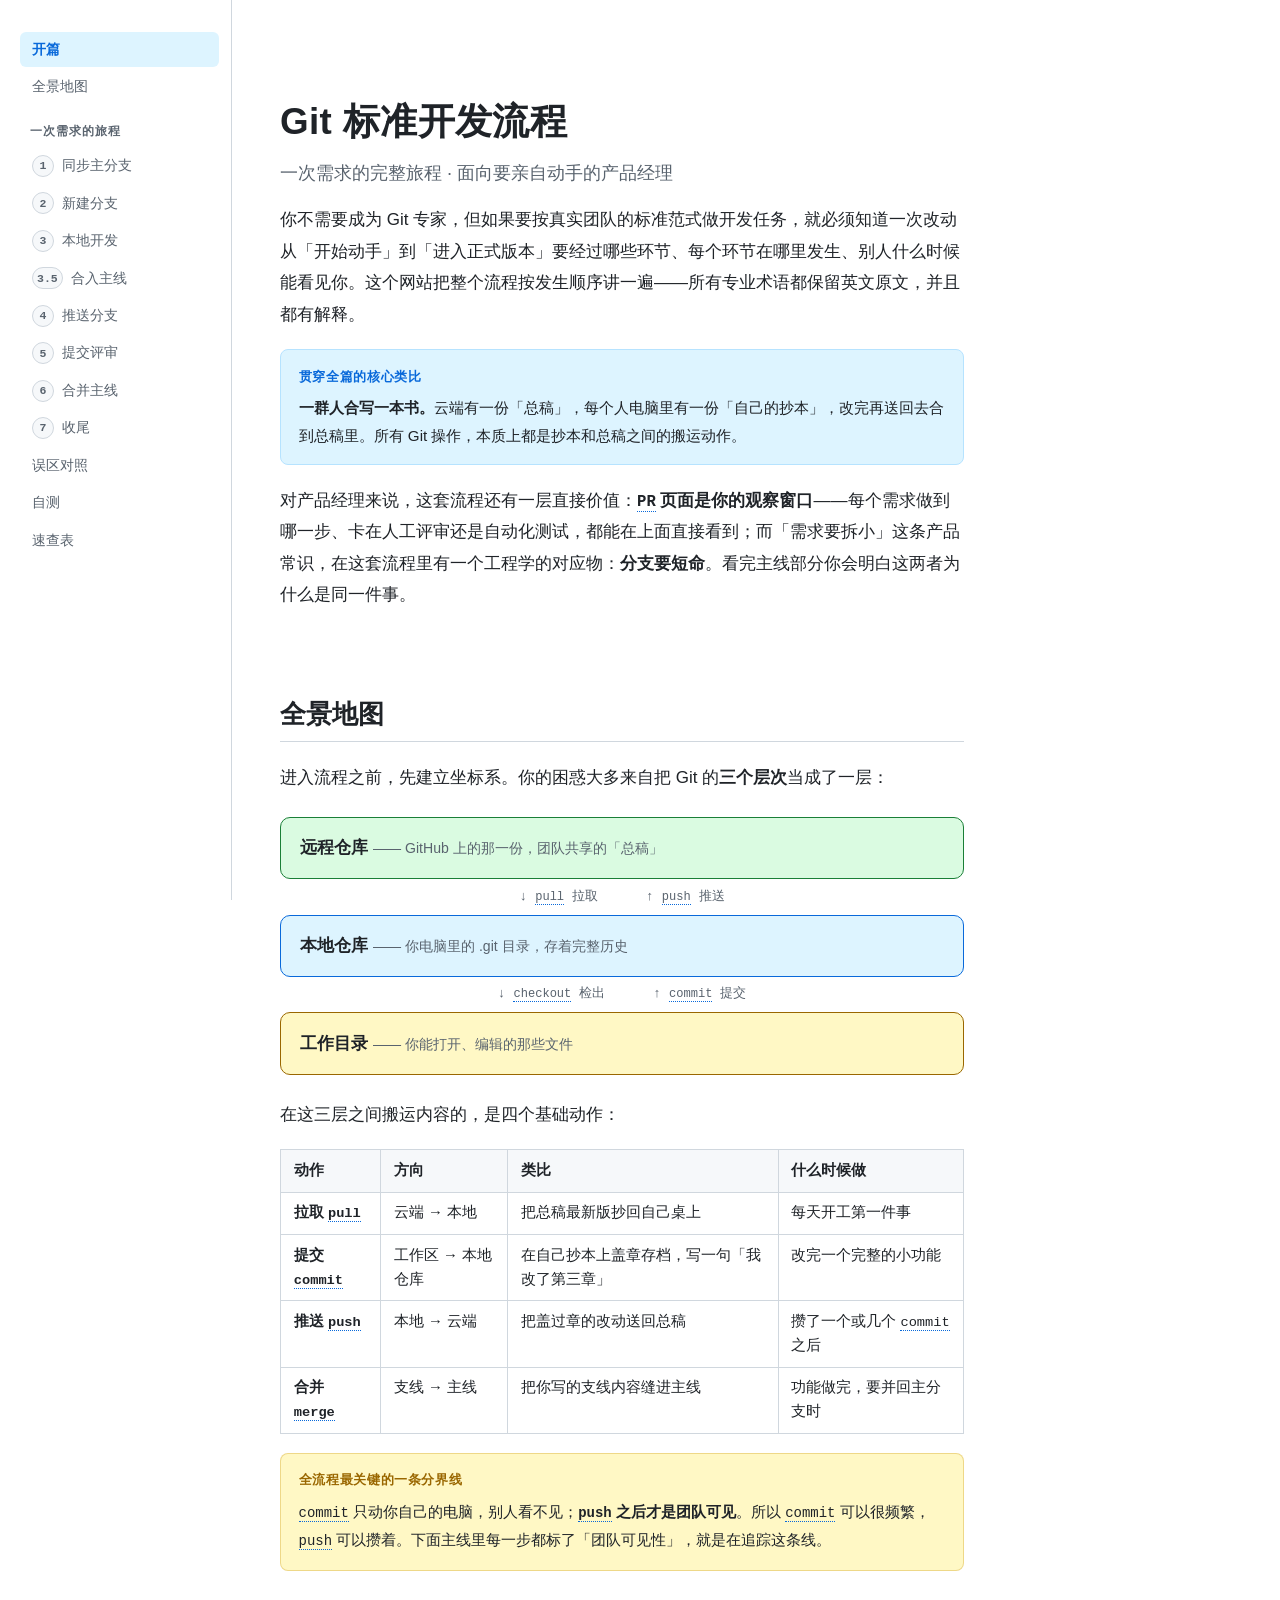
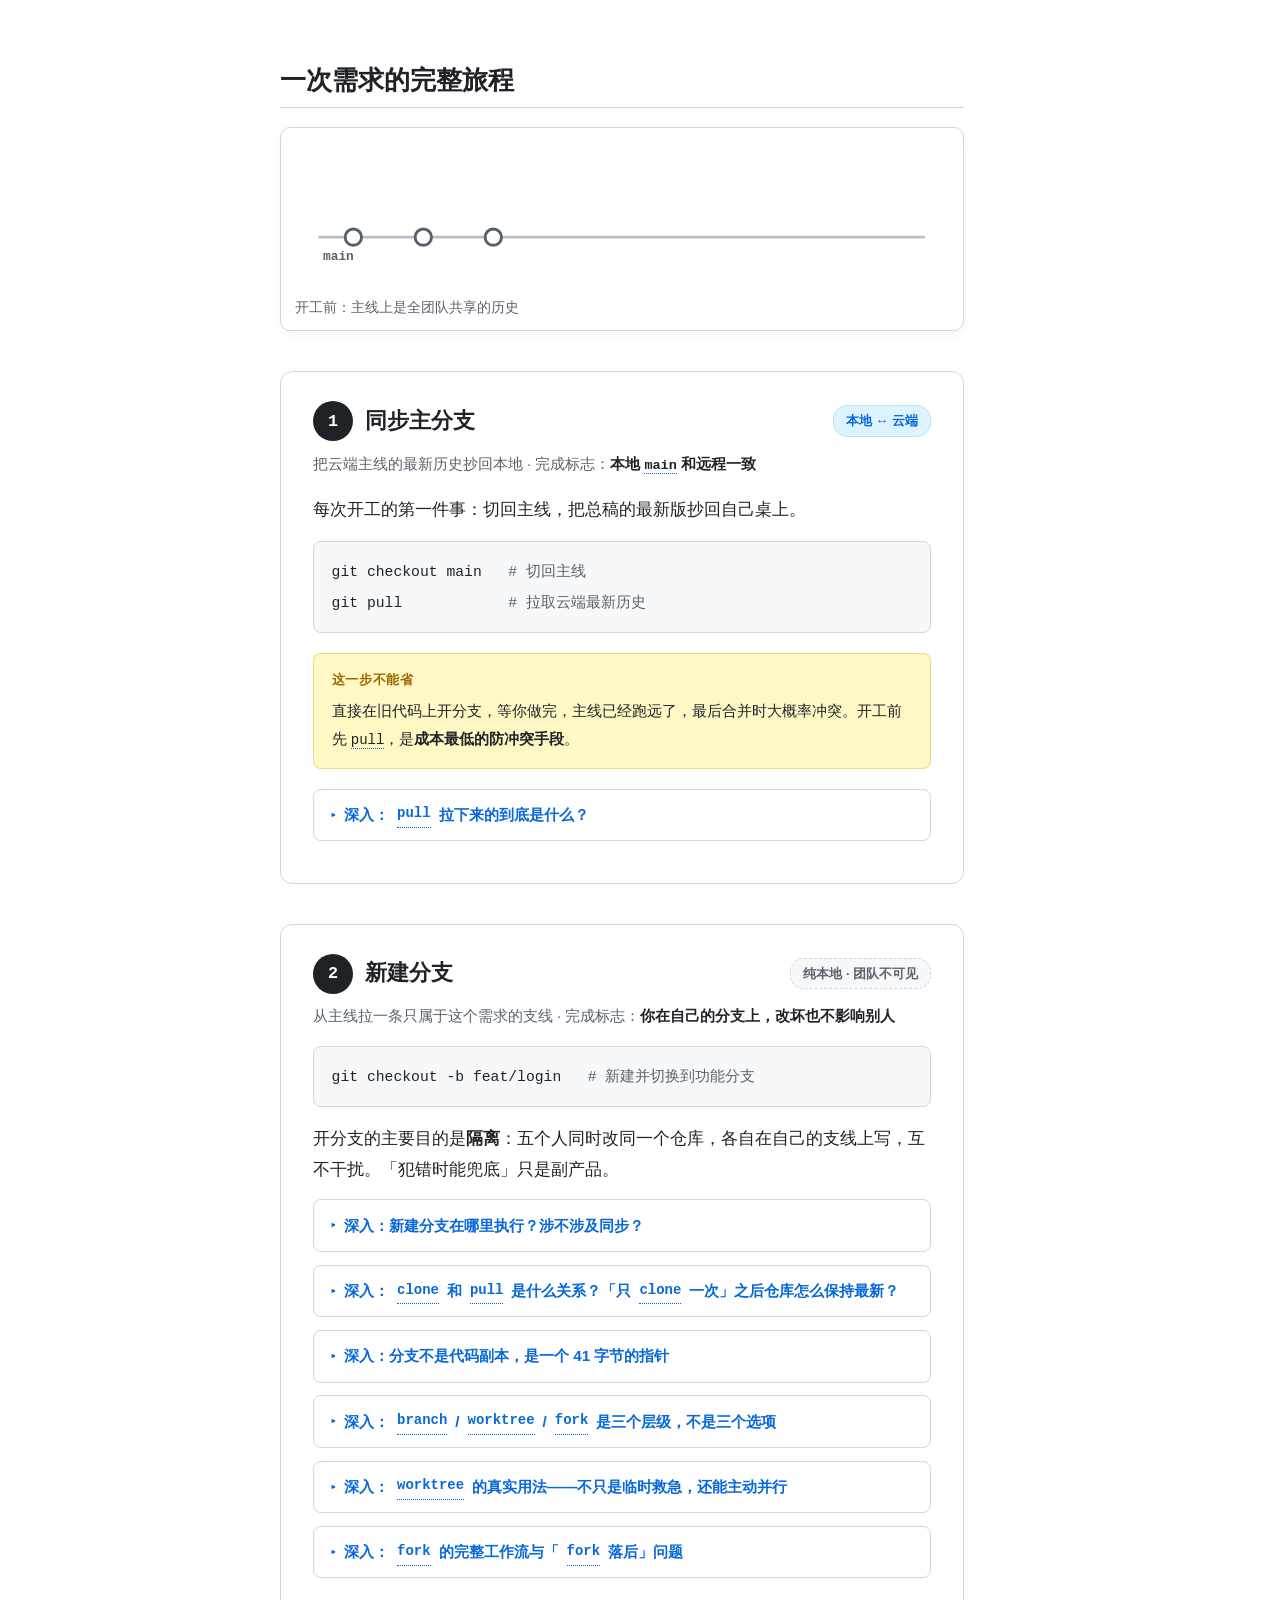
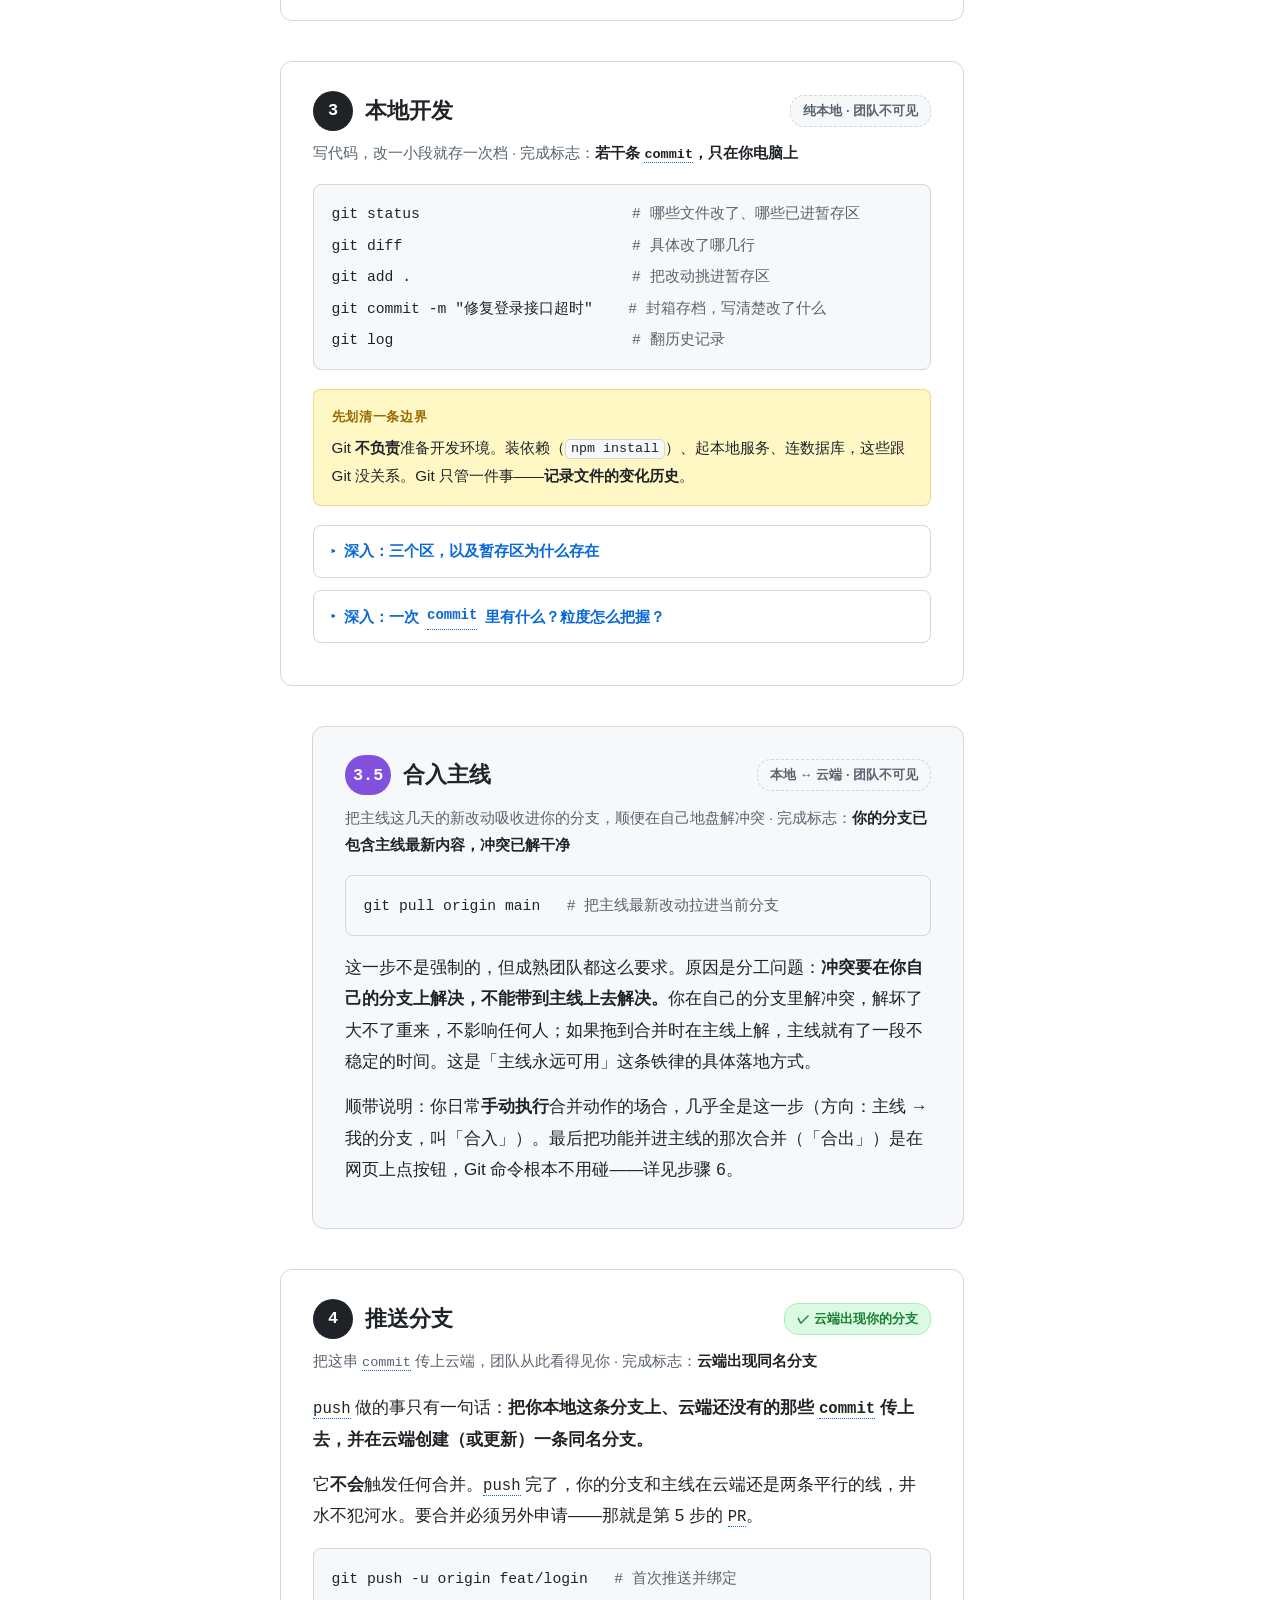
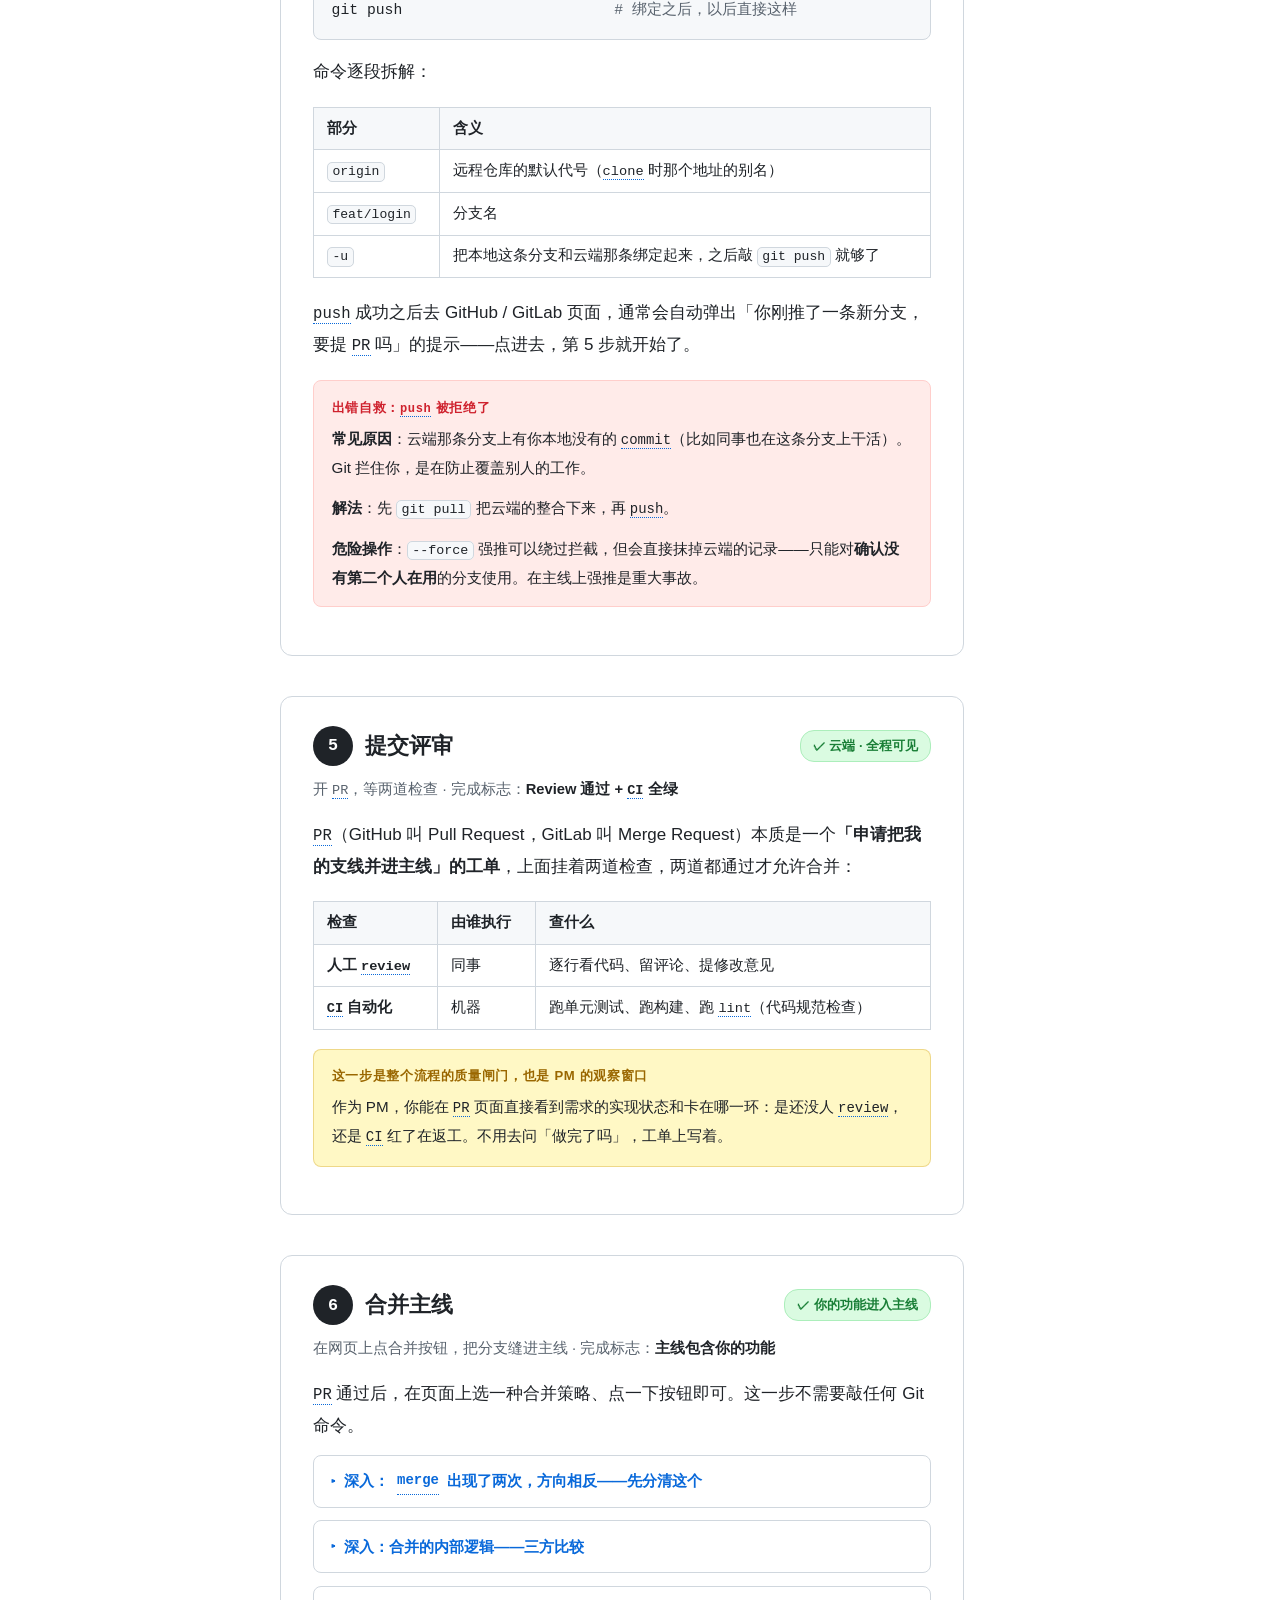
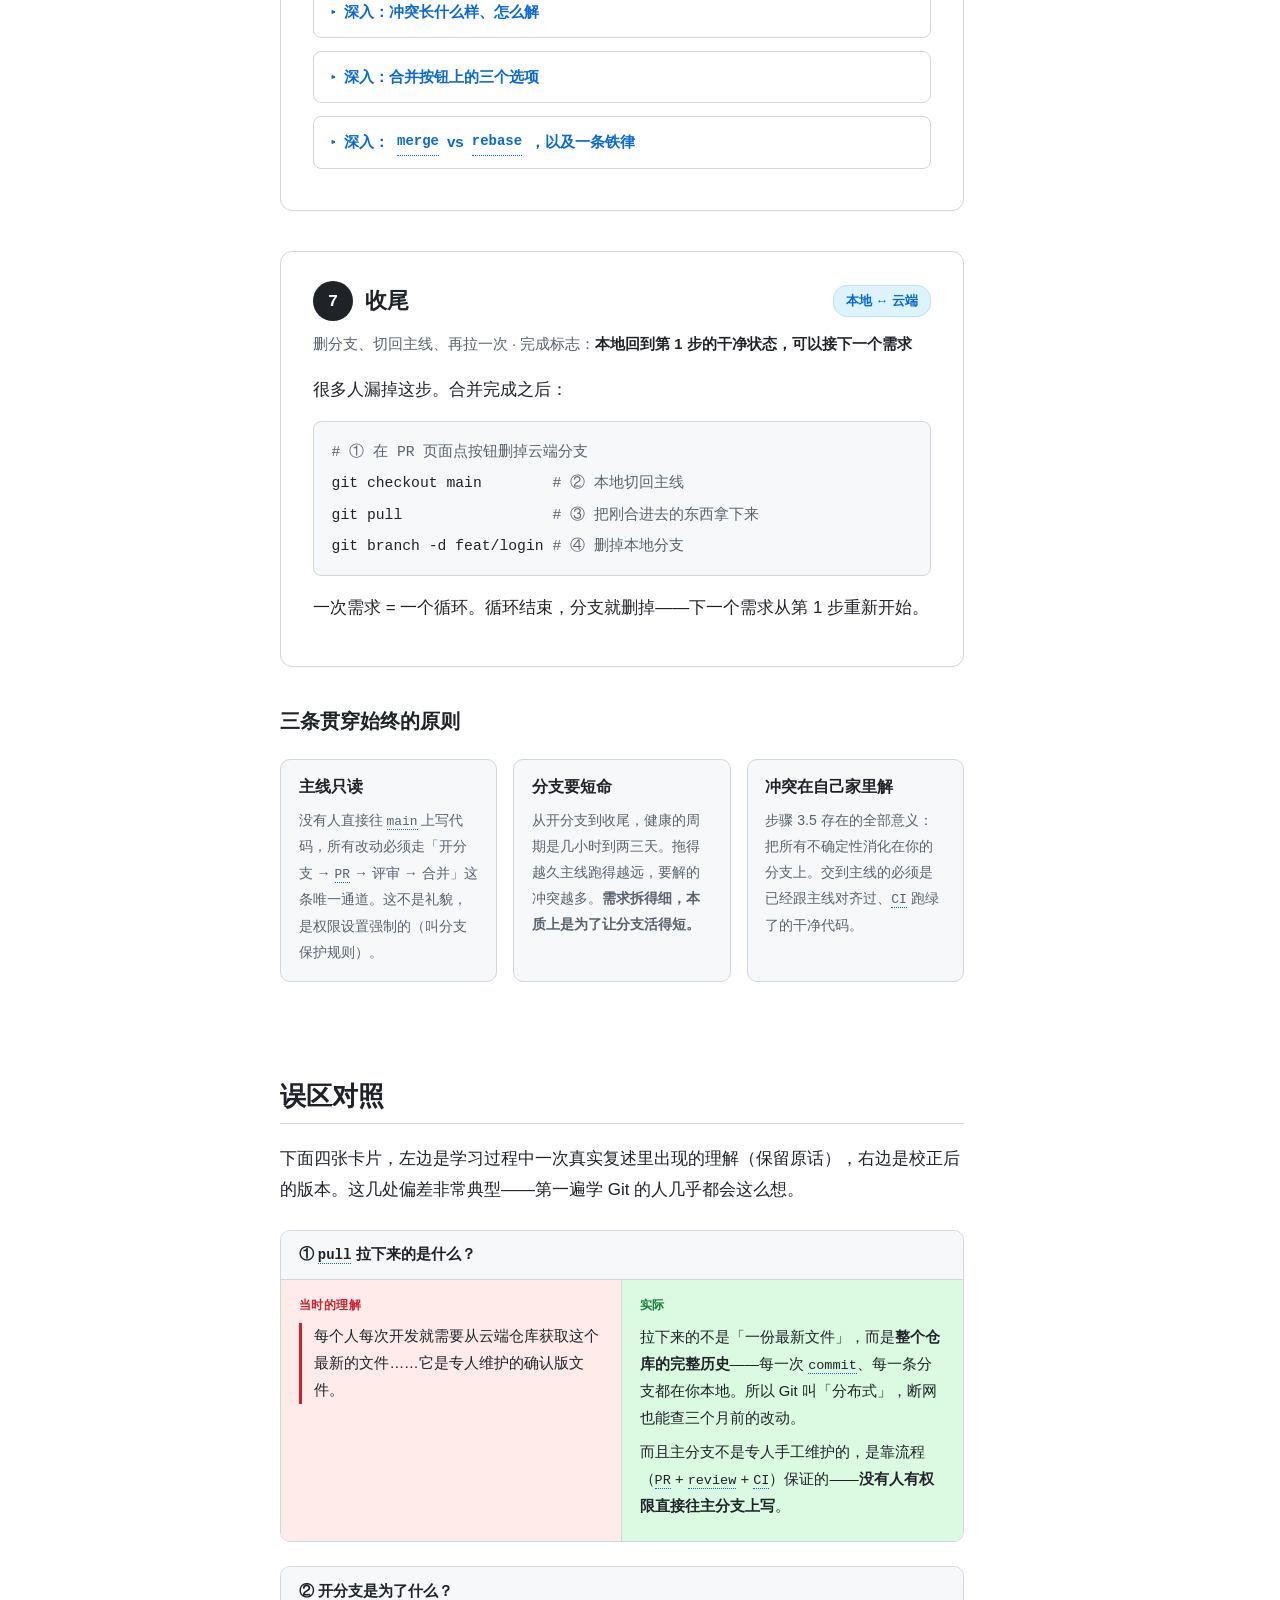
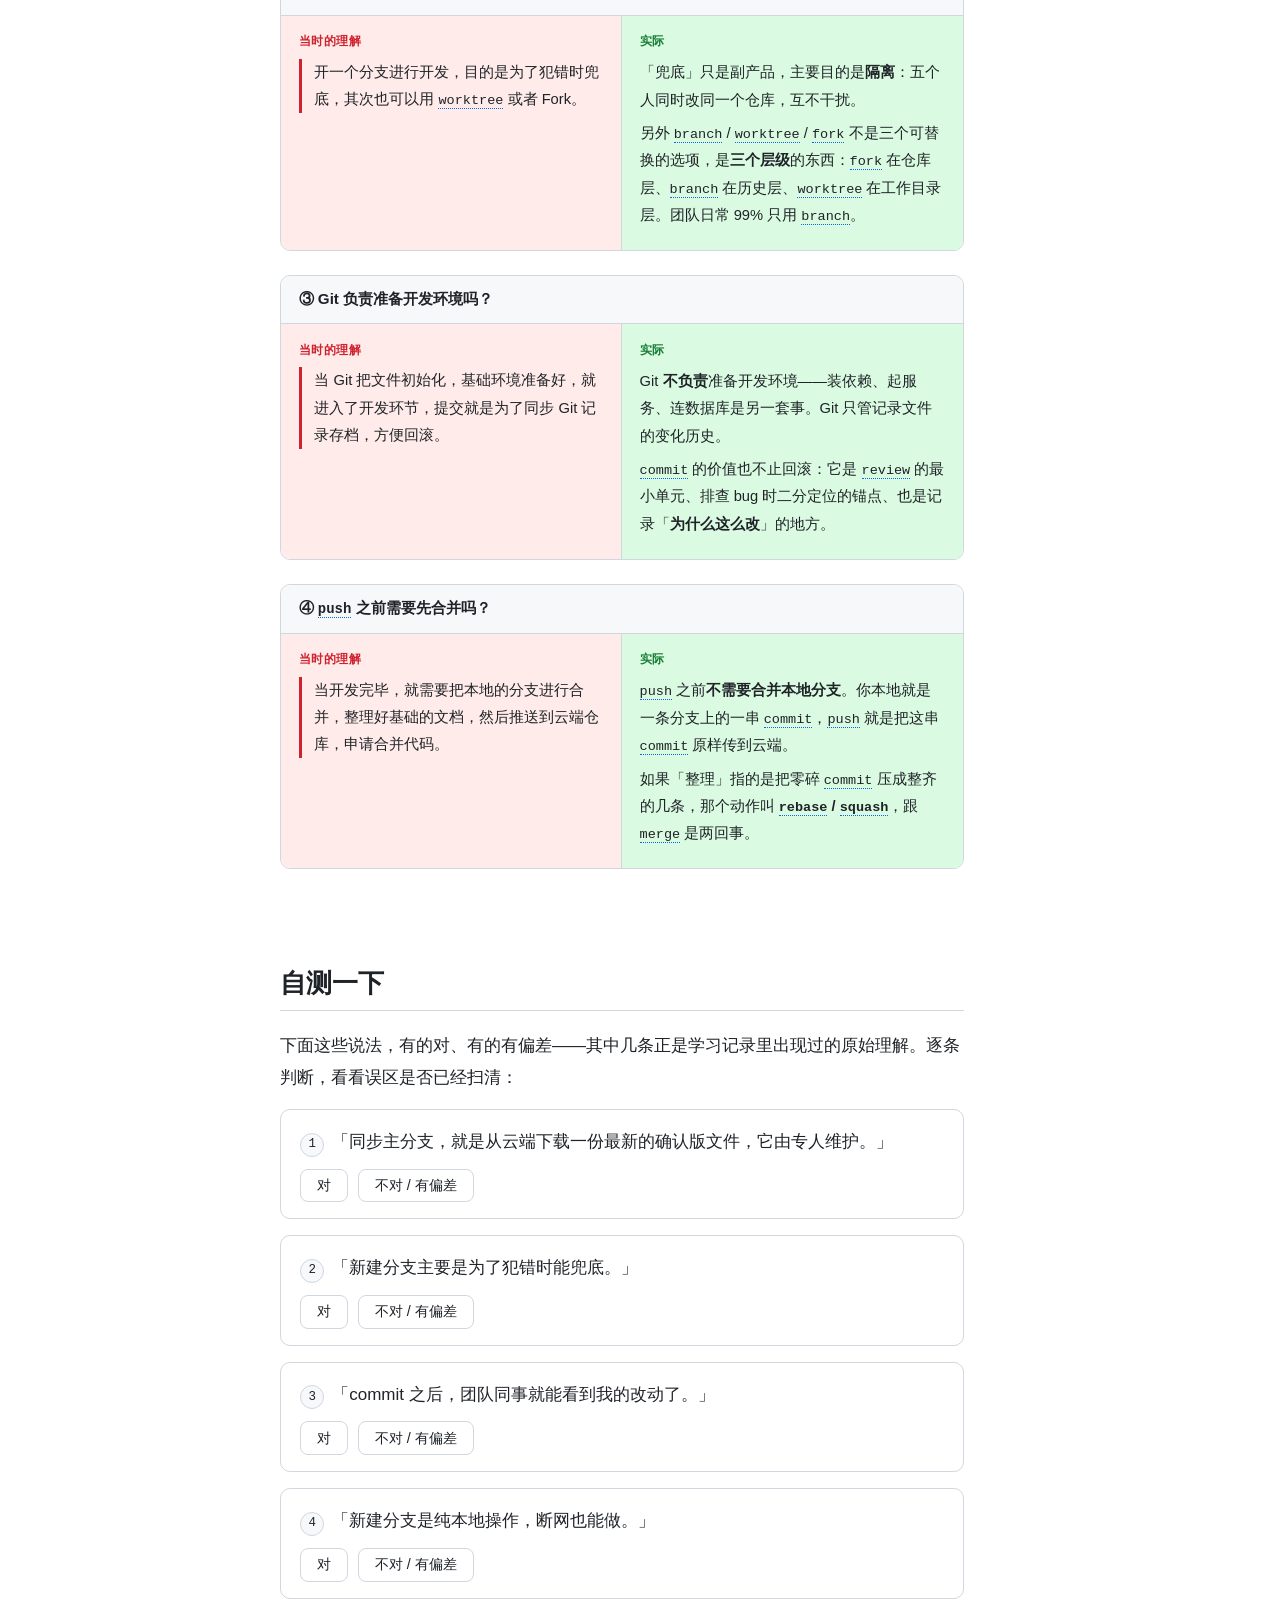
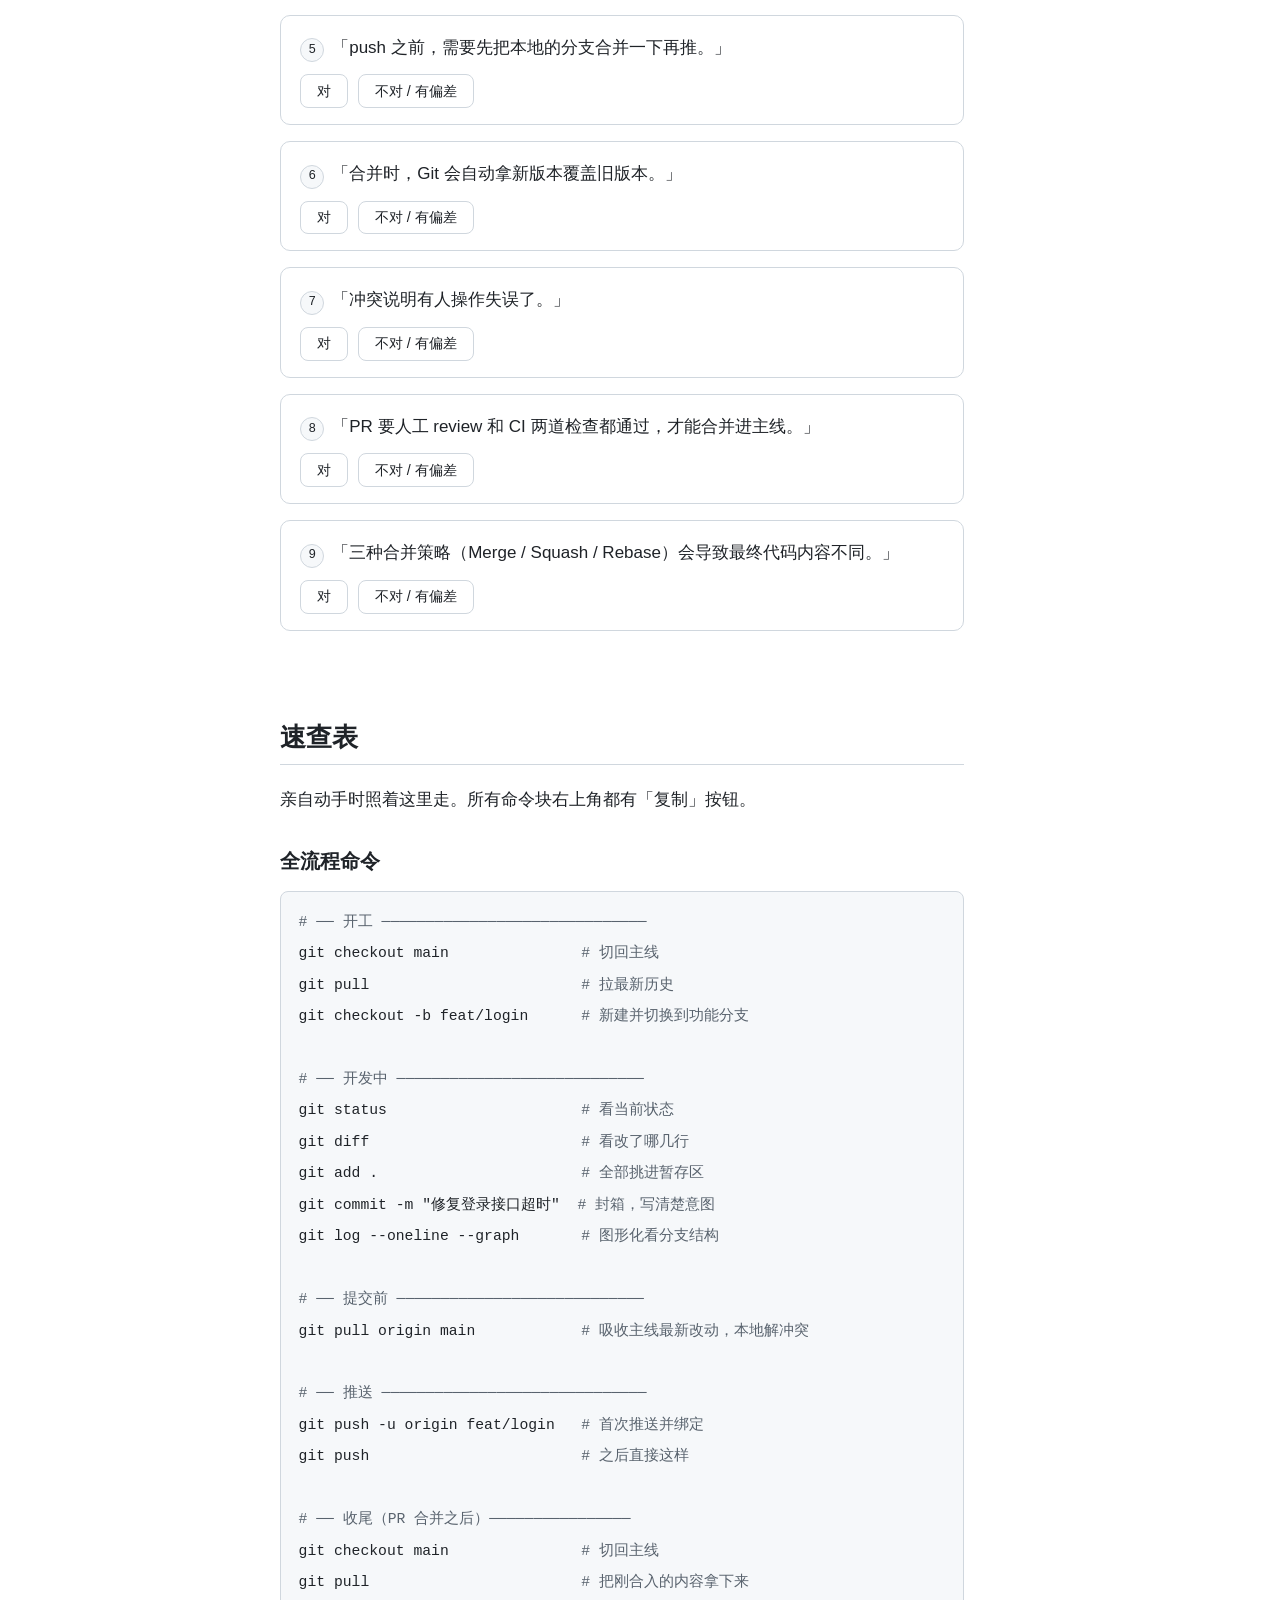
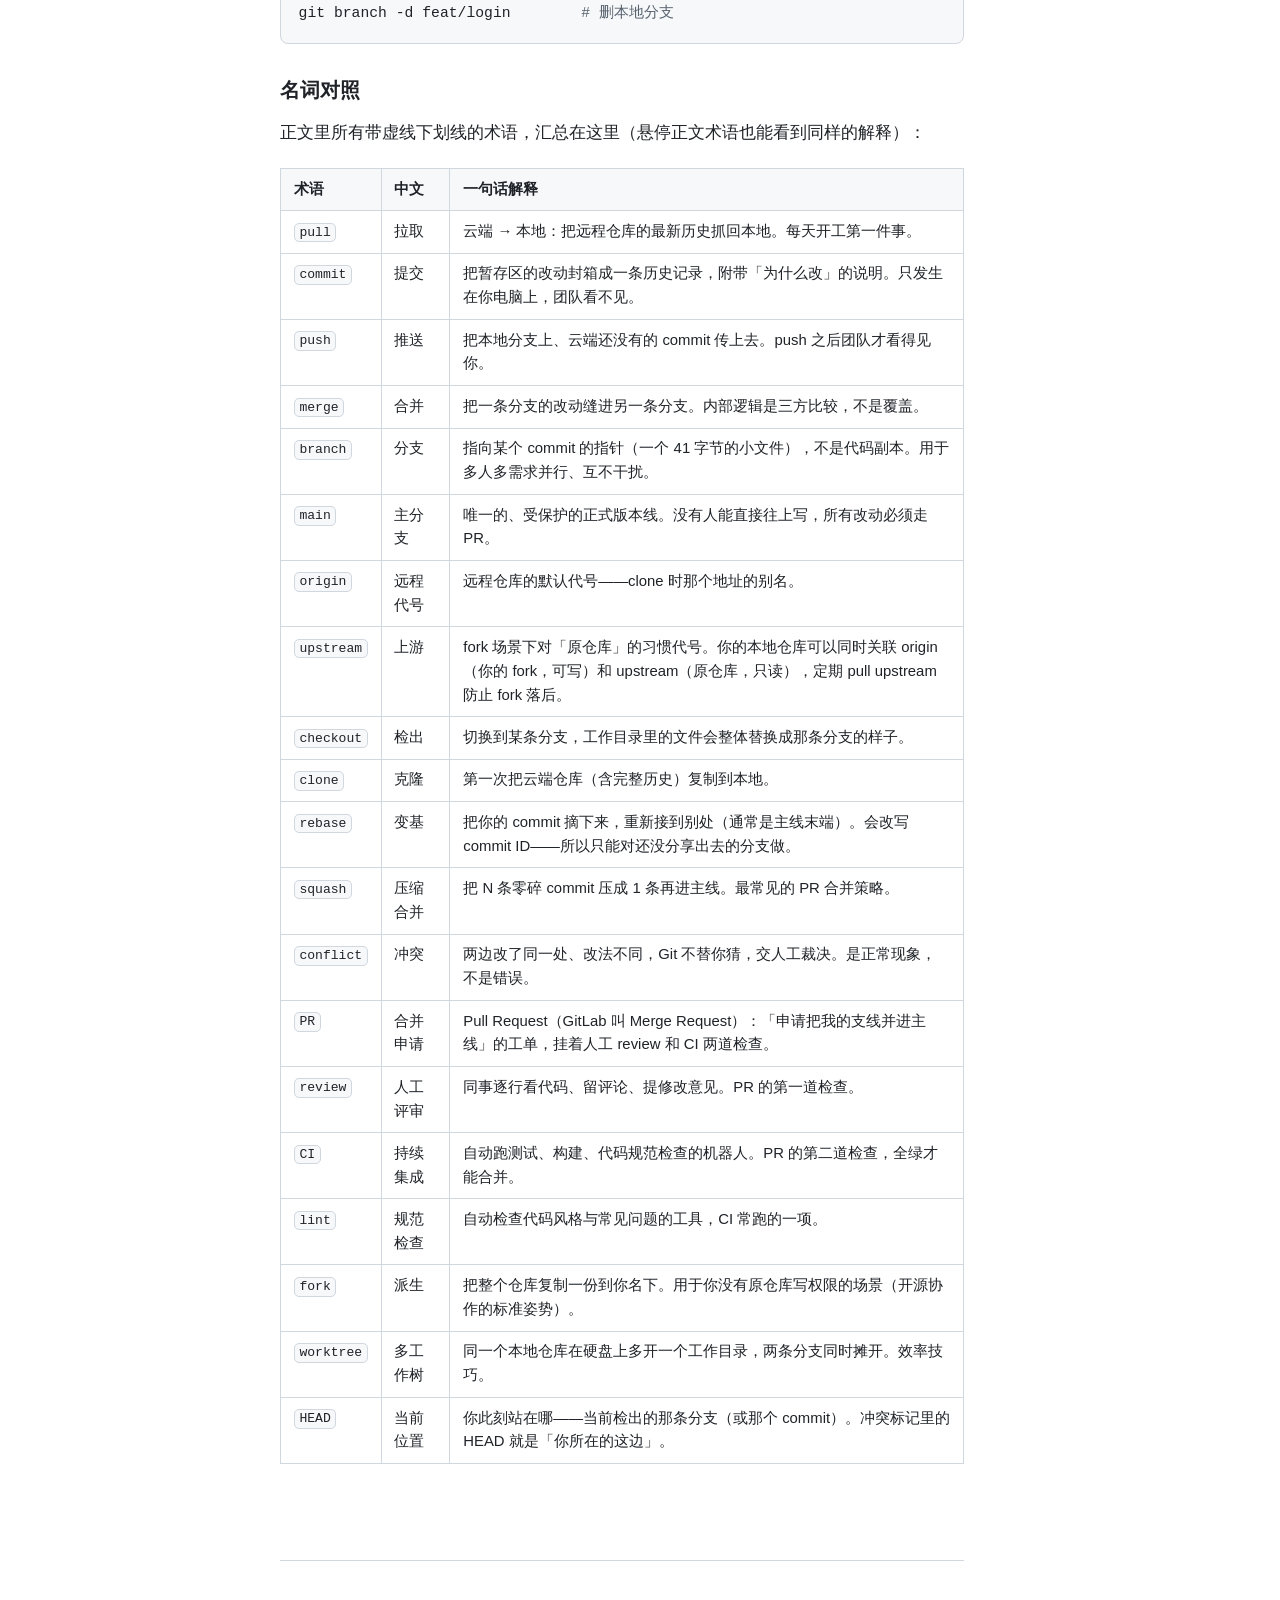
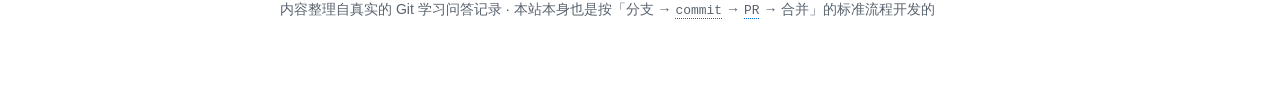
<file: Git标准开发流程.html>
<!DOCTYPE html>
<html lang="zh-CN">
<head>
  <meta charset="UTF-8">
  <meta name="viewport" content="width=device-width, initial-scale=1.0">
  <title>Git 标准开发流程 · 一次需求的完整旅程</title>
  <style>
/* ============================================================
   Git 标准开发流程教学站 · 样式系统
   简洁文档风：白底、大留白、排版层级优先
   ============================================================ */

/* ---------- 设计变量 ---------- */
:root {
  --ink: #1f2328;            /* 正文 */
  --ink-secondary: #59636e;  /* 次要文字 */
  --accent: #0969da;         /* 强调蓝 */
  --accent-soft: #ddf4ff;    /* 强调蓝底色 */
  --green: #1a7f37;          /* 云端可见 / 成功 */
  --green-soft: #dafbe1;
  --orange: #9a6700;         /* 警示 / 误区 */
  --orange-soft: #fff8c5;
  --red: #cf222e;            /* 危险 */
  --red-soft: #ffebe9;
  --purple: #8250df;         /* 分支色 */
  --border: #d0d7de;
  --bg-subtle: #f6f8fa;
  --bg: #ffffff;
  --mono: ui-monospace, SFMono-Regular, "SF Mono", Menlo, Consolas, monospace;
  --sans: -apple-system, BlinkMacSystemFont, "PingFang SC", "Hiragino Sans GB",
          "Microsoft YaHei", "Segoe UI", sans-serif;
  --nav-width: 232px;
}

/* ---------- 基础 ---------- */
* { box-sizing: border-box; }

html { scroll-behavior: smooth; }

body {
  margin: 0;
  font-family: var(--sans);
  font-size: 17px;
  line-height: 1.85;
  color: var(--ink);
  background: var(--bg);
  -webkit-font-smoothing: antialiased;
}

h1, h2, h3, h4 { line-height: 1.4; font-weight: 650; }
h1 { font-size: 2.3rem; letter-spacing: .01em; margin: 0 0 .5rem; }
h2 { font-size: 1.65rem; margin: 0 0 1.2rem; padding-bottom: .5rem; border-bottom: 1px solid var(--border); }
h3 { font-size: 1.25rem; margin: 2rem 0 .8rem; }
h4 { font-size: 1.05rem; margin: 1.5rem 0 .6rem; }

p { margin: .8em 0; }

a { color: var(--accent); text-decoration: none; }
a:hover { text-decoration: underline; }

strong { font-weight: 650; }

code {
  font-family: var(--mono);
  font-size: .88em;
  background: var(--bg-subtle);
  border: 1px solid var(--border);
  border-radius: 5px;
  padding: .1em .35em;
  white-space: nowrap;
}

/* ---------- 布局：左侧进度条 + 右侧内容 ---------- */
.content {
  margin-left: var(--nav-width);
  max-width: 780px;
  padding: 0 48px 80px;
}

.section { padding-top: 72px; }

/* ---------- 侧边流程进度条 ---------- */
.progress-nav {
  position: fixed;
  top: 0; left: 0; bottom: 0;
  width: var(--nav-width);
  padding: 32px 12px 32px 20px;
  border-right: 1px solid var(--border);
  background: var(--bg);
  overflow-y: auto;
  display: flex;
  flex-direction: column;
  gap: 2px;
}

.nav-item {
  display: flex;
  align-items: center;
  gap: 8px;
  padding: 5px 10px;
  border-radius: 6px;
  font-size: .86rem;
  color: var(--ink-secondary);
  border-left: 2px solid transparent;
}

.nav-item:hover { background: var(--bg-subtle); text-decoration: none; }

.nav-item.active {
  color: var(--accent);
  background: var(--accent-soft);
  font-weight: 600;
}

.nav-group-label {
  margin: 14px 0 4px;
  padding: 0 10px;
  font-size: .72rem;
  font-weight: 650;
  letter-spacing: .08em;
  color: var(--ink-secondary);
  text-transform: uppercase;
}

.nav-num {
  display: inline-flex;
  align-items: center;
  justify-content: center;
  min-width: 22px;
  height: 22px;
  padding: 0 4px;
  border-radius: 11px;
  background: var(--bg-subtle);
  border: 1px solid var(--border);
  font-size: .72rem;
  font-weight: 650;
  font-family: var(--mono);
}

.nav-item.active .nav-num {
  background: var(--accent);
  border-color: var(--accent);
  color: #fff;
}

/* ---------- 开篇 ---------- */
.section-hero { padding-top: 96px; }

.hero-subtitle {
  font-size: 1.15rem;
  color: var(--ink-secondary);
  margin-top: 0;
}

/* ---------- 主线步骤卡片 ---------- */
.step-card {
  margin: 2.5rem 0;
  padding: 1.8rem 2rem;
  border: 1px solid var(--border);
  border-radius: 12px;
  scroll-margin-top: 24px;
}

.step-card-sub {
  margin-left: 2rem;
  background: var(--bg-subtle);
}

/* ---------- 页脚 ---------- */
.site-footer {
  margin-top: 96px;
  padding-top: 24px;
  border-top: 1px solid var(--border);
  font-size: .88rem;
  color: var(--ink-secondary);
}

/* ---------- 提示框：类比 / 关键点 / 出错自救 ---------- */
.callout {
  margin: 1.2rem 0;
  padding: .9rem 1.1rem;
  border-radius: 8px;
  border: 1px solid var(--border);
  font-size: .95rem;
}

.callout-title {
  display: block;
  font-weight: 650;
  font-size: .82rem;
  letter-spacing: .05em;
  margin-bottom: .3rem;
}

.callout-analogy { background: var(--accent-soft); border-color: #b6e3ff; }
.callout-analogy .callout-title { color: var(--accent); }

.callout-key { background: var(--orange-soft); border-color: #d4a72c66; }
.callout-key .callout-title { color: var(--orange); }

.callout-rescue { background: var(--red-soft); border-color: #ffcecb; }
.callout-rescue .callout-title { color: var(--red); }

.callout p:first-of-type { margin-top: 0; }
.callout p:last-child { margin-bottom: 0; }

/* ---------- 命令块与逐段拆解 ---------- */
.cmd {
  margin: 1rem 0;
  background: var(--bg-subtle);
  border: 1px solid var(--border);
  border-radius: 8px;
  overflow: hidden;
}

.cmd pre {
  margin: 0;
  padding: .85rem 1.1rem;
  overflow-x: auto;
}

.cmd code {
  background: none;
  border: none;
  padding: 0;
  font-size: .92rem;
  white-space: pre;
}

.cmd .comment { color: var(--ink-secondary); }

/* ---------- 表格 ---------- */
table {
  width: 100%;
  border-collapse: collapse;
  margin: 1.2rem 0;
  font-size: .93rem;
  line-height: 1.6;
}

th, td {
  padding: .55rem .8rem;
  border: 1px solid var(--border);
  text-align: left;
  vertical-align: top;
}

th { background: var(--bg-subtle); font-weight: 650; white-space: nowrap; }

/* ---------- 步骤卡片内部结构 ---------- */
.step-head {
  display: flex;
  align-items: center;
  gap: 12px;
  flex-wrap: wrap;
  margin-bottom: .6rem;
}

.step-num {
  display: inline-flex;
  align-items: center;
  justify-content: center;
  min-width: 40px;
  height: 40px;
  padding: 0 8px;
  border-radius: 20px;
  background: var(--ink);
  color: #fff;
  font-family: var(--mono);
  font-size: 1.05rem;
  font-weight: 650;
  flex-shrink: 0;
}

.step-card-sub .step-num { background: var(--purple); }

.step-head h3 { margin: 0; font-size: 1.35rem; }

/* 团队可见性徽章：贯穿全程的线索 */
.badge {
  display: inline-flex;
  align-items: center;
  gap: 5px;
  padding: 3px 12px;
  border-radius: 14px;
  font-size: .8rem;
  font-weight: 650;
  margin-left: auto;
}

.badge-local { background: var(--bg-subtle); color: var(--ink-secondary); border: 1px dashed var(--border); }
.badge-visible { background: var(--green-soft); color: var(--green); border: 1px solid #aceebb; }
.badge-mixed { background: var(--accent-soft); color: var(--accent); border: 1px solid #b6e3ff; }

.step-goal {
  font-size: .92rem;
  color: var(--ink-secondary);
  margin: .2rem 0 1rem;
}

.step-goal strong { color: var(--ink); }

/* ---------- 深入折叠区 ---------- */
details.deep-dive {
  margin: .8rem 0;
  border: 1px solid var(--border);
  border-radius: 8px;
  background: var(--bg);
}

details.deep-dive summary {
  padding: .7rem 1rem;
  cursor: pointer;
  font-weight: 650;
  font-size: .95rem;
  color: var(--accent);
  list-style: none;
  display: flex;
  align-items: center;
  gap: 8px;
  user-select: none;
}

details.deep-dive summary::before {
  content: "▸";
  transition: transform .15s;
  font-size: .8em;
}

details.deep-dive[open] summary::before { transform: rotate(90deg); }

details.deep-dive summary::-webkit-details-marker { display: none; }

.deep-dive-body {
  padding: .2rem 1.2rem 1rem;
  border-top: 1px solid var(--border);
  font-size: .95rem;
}

/* ---------- 全景地图：三层模型 ---------- */
.layer-model {
  display: flex;
  flex-direction: column;
  gap: 0;
  margin: 1.5rem 0;
}

.layer-box {
  border: 1.5px solid var(--border);
  border-radius: 10px;
  padding: .9rem 1.2rem;
  background: var(--bg);
}

.layer-box .layer-name { font-weight: 650; }
.layer-box .layer-desc { font-size: .88rem; color: var(--ink-secondary); }

.layer-box.layer-remote { border-color: var(--green); background: var(--green-soft); }
.layer-box.layer-repo   { border-color: var(--accent); background: var(--accent-soft); }
.layer-box.layer-work   { border-color: var(--orange); background: var(--orange-soft); }

.layer-arrows {
  display: flex;
  justify-content: center;
  gap: 3rem;
  padding: .35rem 0;
  font-size: .82rem;
  font-family: var(--mono);
  color: var(--ink-secondary);
}

.layer-arrows .up::before { content: "↑ "; }
.layer-arrows .down::before { content: "↓ "; }

/* ---------- 分支生命周期图（随滚动演化） ---------- */
.lifecycle {
  position: sticky;
  top: 0;
  z-index: 20;
  background: var(--bg);
  border: 1px solid var(--border);
  border-radius: 10px;
  padding: .6rem .9rem .1rem;
  margin: 1rem 0 2.5rem;
  box-shadow: 0 4px 12px rgba(31, 35, 40, .04);
}

.lifecycle svg { width: 100%; height: auto; display: block; }

.lc-line { stroke-width: 2.5; fill: none; }
.lc-main-line { stroke: #b7bfc7; }
.lc-branch-line { stroke: var(--purple); }
.lc-merge-in { stroke: var(--accent); stroke-dasharray: 5 4; }
.lc-merge-out { stroke: var(--green); stroke-dasharray: 5 4; }

.lc-commit { stroke-width: 2.5; }
.lc-main { fill: #fff; stroke: #57606a; }
.lc-feat { fill: #fff; stroke: var(--purple); }
.lc-squash { fill: var(--green); stroke: var(--green); }

.lc-label { font-size: 11px; fill: var(--ink-secondary); font-family: var(--mono); }
.lc-branch-label { fill: var(--purple); font-weight: 650; }
.lc-main-label { fill: #57606a; font-weight: 650; }

.lc-tag { fill: var(--accent-soft); stroke: #b6e3ff; }
.lc-tag-pr { fill: var(--orange-soft); stroke: #d4a72c; }
.lc-tag-text { font-size: 11px; fill: var(--ink); }

.lc-st { opacity: 0; transition: opacity .45s ease; }
.lc-st.on { opacity: 1; }
.lc-st.dim { opacity: .22; }

.lc-caption {
  margin: .35rem 0 .55rem;
  font-size: .85rem;
  color: var(--ink-secondary);
  min-height: 1.6em;
}

/* ---------- 误区对照卡 ---------- */
.miscon-card {
  margin: 1.5rem 0;
  border: 1px solid var(--border);
  border-radius: 10px;
  overflow: hidden;
}

.miscon-card .miscon-head {
  padding: .6rem 1.1rem;
  background: var(--bg-subtle);
  border-bottom: 1px solid var(--border);
  font-weight: 650;
  font-size: .95rem;
}

.miscon-grid {
  display: grid;
  grid-template-columns: 1fr 1fr;
}

.miscon-then, .miscon-fact { padding: .9rem 1.1rem; font-size: .92rem; }

.miscon-then {
  border-right: 1px solid var(--border);
  background: var(--red-soft);
}

.miscon-fact { background: var(--green-soft); }

.miscon-label {
  display: block;
  font-size: .78rem;
  font-weight: 650;
  letter-spacing: .05em;
  margin-bottom: .35rem;
}

.miscon-then .miscon-label { color: var(--red); }
.miscon-fact .miscon-label { color: var(--green); }

.miscon-then blockquote {
  margin: 0 0 .5rem;
  padding-left: .8rem;
  border-left: 3px solid var(--red);
  color: var(--ink);
  font-style: normal;
}

.miscon-then p, .miscon-fact p { margin: .4rem 0; }

@media (max-width: 700px) {
  .miscon-grid { grid-template-columns: 1fr; }
  .miscon-then { border-right: none; border-bottom: 1px solid var(--border); }
}

/* ---------- 三条原则 ---------- */
.principles {
  display: grid;
  grid-template-columns: repeat(3, 1fr);
  gap: 1rem;
  margin: 1.5rem 0;
}

.principle-card {
  border: 1px solid var(--border);
  border-radius: 10px;
  padding: 1rem 1.1rem;
  background: var(--bg-subtle);
}

.principle-card h4 { margin: 0 0 .5rem; font-size: 1rem; }
.principle-card p { margin: 0; font-size: .88rem; color: var(--ink-secondary); }

@media (max-width: 700px) {
  .principles { grid-template-columns: 1fr; }
}

/* ---------- 历史形态 ASCII 图 ---------- */
.history-shape {
  font-family: var(--mono);
  font-size: .85rem;
  line-height: 1.7;
  background: var(--bg-subtle);
  border: 1px solid var(--border);
  border-radius: 8px;
  padding: .9rem 1.1rem;
  overflow-x: auto;
  white-space: pre;
  margin: 1rem 0;
}

/* ---------- 冲突标记示例 ---------- */
.conflict-sample .marker { color: var(--red); font-weight: 650; }
.conflict-sample .ours { background: var(--accent-soft); display: inline-block; width: 100%; }
.conflict-sample .theirs { background: var(--purple); background: #fbefff; display: inline-block; width: 100%; }

/* ---------- 冲突解决模拟器 ---------- */
.conflict-sim {
  margin-top: 1.2rem;
  padding: 1rem 1.1rem;
  border: 1px dashed var(--border);
  border-radius: 10px;
  background: var(--bg-subtle);
}

.sim-title { font-weight: 650; margin: 0 0 .3rem; }
.sim-desc { font-size: .9rem; color: var(--ink-secondary); margin: 0 0 .8rem; }

.sim-choices { display: flex; gap: .6rem; flex-wrap: wrap; }

.sim-choices button, .sim-reset {
  padding: .45rem .9rem;
  border: 1px solid var(--border);
  border-radius: 8px;
  background: var(--bg);
  font-family: var(--sans);
  font-size: .88rem;
  cursor: pointer;
  color: var(--ink);
}

.sim-choices button:hover, .sim-reset:hover { border-color: var(--accent); color: var(--accent); }

.sim-choices button.chosen {
  border-color: var(--accent);
  background: var(--accent-soft);
  color: var(--accent);
  font-weight: 650;
}

.sim-result { margin-top: 1rem; }
.sim-result-label { font-size: .85rem; font-weight: 650; margin: .8rem 0 .3rem; }
.sim-note { font-size: .88rem; color: var(--ink-secondary); margin: .5rem 0; }
.sim-reset { margin-top: .5rem; }

/* ---------- 合并策略切换器 ---------- */
.strategy-tabs { display: flex; gap: .5rem; flex-wrap: wrap; margin-bottom: .6rem; }

.strategy-tabs button {
  padding: .4rem .85rem;
  border: 1px solid var(--border);
  border-radius: 8px;
  background: var(--bg);
  font-family: var(--mono);
  font-size: .83rem;
  cursor: pointer;
  color: var(--ink);
}

.strategy-tabs button:hover { border-color: var(--accent); color: var(--accent); }

.strategy-tabs button.active {
  border-color: var(--accent);
  background: var(--accent-soft);
  color: var(--accent);
  font-weight: 650;
}

.strategy-switcher .history-shape { margin: .5rem 0; min-height: 4.5em; }
.strategy-note { font-size: .9rem; color: var(--ink-secondary); margin: .5rem 0 0; }

/* ---------- 术语标记与解释卡 ---------- */
.term {
  border-bottom: 1.5px dotted var(--accent);
  cursor: help;
  font-family: var(--mono);
  font-size: .92em;
}

.term-tip {
  position: fixed;
  z-index: 100;
  max-width: 340px;
  padding: .7rem .9rem;
  background: var(--ink);
  color: #fff;
  border-radius: 8px;
  font-size: .85rem;
  line-height: 1.65;
  box-shadow: 0 8px 24px rgba(31, 35, 40, .2);
  pointer-events: none;
}

.term-tip strong {
  display: block;
  margin-bottom: .2rem;
  color: #9ecbff;
  font-family: var(--mono);
}

/* ---------- 命令块复制按钮 ---------- */
.cmd { position: relative; }

.copy-btn {
  position: absolute;
  top: 6px;
  right: 6px;
  padding: .25rem .6rem;
  border: 1px solid var(--border);
  border-radius: 6px;
  background: var(--bg);
  font-family: var(--sans);
  font-size: .75rem;
  color: var(--ink-secondary);
  cursor: pointer;
  opacity: 0;
  transition: opacity .15s;
}

.cmd:hover .copy-btn, .copy-btn:focus { opacity: 1; }
.copy-btn:hover { color: var(--accent); border-color: var(--accent); }

/* ---------- 自测判断题 ---------- */
.quiz-item {
  margin: 1rem 0;
  padding: 1rem 1.2rem;
  border: 1px solid var(--border);
  border-radius: 10px;
}

.quiz-q { margin: 0 0 .7rem; font-weight: 500; }

.quiz-idx {
  display: inline-flex;
  align-items: center;
  justify-content: center;
  width: 24px;
  height: 24px;
  margin-right: 8px;
  border-radius: 12px;
  background: var(--bg-subtle);
  border: 1px solid var(--border);
  font-size: .78rem;
  font-family: var(--mono);
}

.quiz-btns { display: flex; gap: .6rem; }

.quiz-btns button {
  padding: .4rem 1rem;
  border: 1px solid var(--border);
  border-radius: 8px;
  background: var(--bg);
  font-family: var(--sans);
  font-size: .9rem;
  cursor: pointer;
  color: var(--ink);
}

.quiz-item:not(.done) .quiz-btns button:hover { border-color: var(--accent); color: var(--accent); }

.quiz-item.done .quiz-btns button { cursor: default; opacity: .55; }
.quiz-item.done .quiz-btns button.right { opacity: 1; border-color: var(--green); background: var(--green-soft); color: var(--green); font-weight: 650; }
.quiz-item.done .quiz-btns button.wrong { opacity: 1; border-color: var(--red); background: var(--red-soft); color: var(--red); font-weight: 650; }

.quiz-why {
  margin-top: .8rem;
  padding: .7rem .9rem;
  border-radius: 8px;
  background: var(--bg-subtle);
  font-size: .9rem;
}

.quiz-why strong { display: block; margin-bottom: .2rem; }

.quiz-score {
  margin-top: 1.5rem;
  padding: .9rem 1.1rem;
  border-radius: 8px;
  background: var(--accent-soft);
  border: 1px solid #b6e3ff;
  font-weight: 650;
}

/* ---------- 响应式：窄屏收起侧边栏 ---------- */
@media (max-width: 960px) {
  .progress-nav { display: none; }
  .content { margin-left: 0; padding: 0 20px 60px; }
}

</style>
</head>
<body>

  <!-- 侧边流程进度条：滚动到哪一步，高亮哪一步 -->
  <nav class="progress-nav" id="progress-nav" aria-label="页面导航">
    <a href="#hero" class="nav-item" data-section="hero">开篇</a>
    <a href="#map" class="nav-item" data-section="map">全景地图</a>
    <div class="nav-group-label">一次需求的旅程</div>
    <a href="#step-1" class="nav-item nav-step" data-section="step-1"><span class="nav-num">1</span>同步主分支</a>
    <a href="#step-2" class="nav-item nav-step" data-section="step-2"><span class="nav-num">2</span>新建分支</a>
    <a href="#step-3" class="nav-item nav-step" data-section="step-3"><span class="nav-num">3</span>本地开发</a>
    <a href="#step-3-5" class="nav-item nav-step" data-section="step-3-5"><span class="nav-num">3.5</span>合入主线</a>
    <a href="#step-4" class="nav-item nav-step" data-section="step-4"><span class="nav-num">4</span>推送分支</a>
    <a href="#step-5" class="nav-item nav-step" data-section="step-5"><span class="nav-num">5</span>提交评审</a>
    <a href="#step-6" class="nav-item nav-step" data-section="step-6"><span class="nav-num">6</span>合并主线</a>
    <a href="#step-7" class="nav-item nav-step" data-section="step-7"><span class="nav-num">7</span>收尾</a>
    <a href="#misconceptions" class="nav-item" data-section="misconceptions">误区对照</a>
    <a href="#quiz" class="nav-item" data-section="quiz">自测</a>
    <a href="#reference" class="nav-item" data-section="reference">速查表</a>
  </nav>

  <main class="content">

    <!-- 开篇：为什么 PM 要懂这套流程 + 核心类比 -->
    <section id="hero" class="section section-hero">
      <h1>Git 标准开发流程</h1>
      <p class="hero-subtitle">一次需求的完整旅程 · 面向要亲自动手的产品经理</p>

      <p>你不需要成为 Git 专家，但如果要按真实团队的标准范式做开发任务，就必须知道一次改动从「开始动手」到「进入正式版本」要经过哪些环节、每个环节在哪里发生、别人什么时候能看见你。这个网站把整个流程按发生顺序讲一遍——所有专业术语都保留英文原文，并且都有解释。</p>

      <div class="callout callout-analogy">
        <span class="callout-title">贯穿全篇的核心类比</span>
        <p><strong>一群人合写一本书。</strong>云端有一份「总稿」，每个人电脑里有一份「自己的抄本」，改完再送回去合到总稿里。所有 Git 操作，本质上都是抄本和总稿之间的搬运动作。</p>
      </div>

      <p>对产品经理来说，这套流程还有一层直接价值：<strong>PR 页面是你的观察窗口</strong>——每个需求做到哪一步、卡在人工评审还是自动化测试，都能在上面直接看到；而「需求要拆小」这条产品常识，在这套流程里有一个工程学的对应物：<strong>分支要短命</strong>。看完主线部分你会明白这两者为什么是同一件事。</p>
    </section>

    <!-- 全景地图：三层模型 + 四个基础动作 -->
    <section id="map" class="section">
      <h2>全景地图</h2>

      <p>进入流程之前，先建立坐标系。你的困惑大多来自把 Git 的<strong>三个层次</strong>当成了一层：</p>

      <div class="layer-model" aria-label="Git 三层模型">
        <div class="layer-box layer-remote">
          <span class="layer-name">远程仓库</span>
          <span class="layer-desc"> —— GitHub 上的那一份，团队共享的「总稿」</span>
        </div>
        <div class="layer-arrows"><span class="down">pull 拉取</span><span class="up">push 推送</span></div>
        <div class="layer-box layer-repo">
          <span class="layer-name">本地仓库</span>
          <span class="layer-desc"> —— 你电脑里的 .git 目录，存着完整历史</span>
        </div>
        <div class="layer-arrows"><span class="down">checkout 检出</span><span class="up">commit 提交</span></div>
        <div class="layer-box layer-work">
          <span class="layer-name">工作目录</span>
          <span class="layer-desc"> —— 你能打开、编辑的那些文件</span>
        </div>
      </div>

      <p>在这三层之间搬运内容的，是四个基础动作：</p>

      <table>
        <thead>
          <tr><th>动作</th><th>方向</th><th>类比</th><th>什么时候做</th></tr>
        </thead>
        <tbody>
          <tr><td><strong>拉取 pull</strong></td><td>云端 → 本地</td><td>把总稿最新版抄回自己桌上</td><td>每天开工第一件事</td></tr>
          <tr><td><strong>提交 commit</strong></td><td>工作区 → 本地仓库</td><td>在自己抄本上盖章存档，写一句「我改了第三章」</td><td>改完一个完整的小功能</td></tr>
          <tr><td><strong>推送 push</strong></td><td>本地 → 云端</td><td>把盖过章的改动送回总稿</td><td>攒了一个或几个 commit 之后</td></tr>
          <tr><td><strong>合并 merge</strong></td><td>支线 → 主线</td><td>把你写的支线内容缝进主线</td><td>功能做完，要并回主分支时</td></tr>
        </tbody>
      </table>

      <div class="callout callout-key">
        <span class="callout-title">全流程最关键的一条分界线</span>
        <p>commit 只动你自己的电脑，别人看不见；<strong>push 之后才是团队可见</strong>。所以 commit 可以很频繁，push 可以攒着。下面主线里每一步都标了「团队可见性」，就是在追踪这条线。</p>
      </div>
    </section>

    <!-- 主线：七步流程，每步一个 step-card -->
    <section id="journey" class="section">
      <h2>一次需求的完整旅程</h2>

      <!-- 分支生命周期图：随滚动逐步演化 -->
      <div class="lifecycle" id="lifecycle" aria-label="分支生命周期示意图">
        <svg viewBox="0 0 560 130" xmlns="http://www.w3.org/2000/svg">
          <!-- 主线 -->
          <line x1="20" y1="85" x2="540" y2="85" class="lc-line lc-main-line"/>
          <text x="24" y="105" class="lc-label lc-main-label">main</text>
          <circle cx="50"  cy="85" r="7" class="lc-commit lc-main"/>
          <circle cx="110" cy="85" r="7" class="lc-commit lc-main"/>
          <circle cx="170" cy="85" r="7" class="lc-commit lc-main"/>
          <!-- 步骤 3.5：主线跑出的新 commit -->
          <g class="lc-st lc-st-3">
            <circle cx="260" cy="85" r="7" class="lc-commit lc-main"/>
            <text x="260" y="108" class="lc-label" text-anchor="middle">m4</text>
          </g>
          <!-- 步骤 2：分支指针出现 -->
          <g class="lc-st lc-st-1">
            <path d="M 170 85 L 210 35" class="lc-line lc-branch-line"/>
            <line x1="210" y1="35" x2="430" y2="35" class="lc-line lc-branch-line"/>
            <text x="210" y="18" class="lc-label lc-branch-label">feat/login</text>
          </g>
          <!-- 步骤 3：分支上的 commit -->
          <g class="lc-st lc-st-2">
            <circle cx="240" cy="35" r="7" class="lc-commit lc-feat"/>
            <circle cx="300" cy="35" r="7" class="lc-commit lc-feat"/>
            <text x="240" y="58" class="lc-label" text-anchor="middle">f1</text>
            <text x="300" y="58" class="lc-label" text-anchor="middle">f2</text>
          </g>
          <!-- 步骤 3.5：合入主线 -->
          <g class="lc-st lc-st-3">
            <path d="M 260 85 C 300 70, 330 50, 362 40" class="lc-line lc-merge-in"/>
            <circle cx="370" cy="35" r="7" class="lc-commit lc-feat"/>
            <text x="370" y="58" class="lc-label" text-anchor="middle">f3</text>
          </g>
          <!-- 步骤 4：推送云端 -->
          <g class="lc-st lc-st-4">
            <rect x="440" y="22" rx="10" width="86" height="24" class="lc-tag lc-tag-push"/>
            <text x="483" y="38" class="lc-tag-text" text-anchor="middle">☁ 已推云端</text>
          </g>
          <!-- 步骤 5：PR 挂起 -->
          <g class="lc-st lc-st-5">
            <rect x="392" y="52" rx="10" width="96" height="22" class="lc-tag lc-tag-pr"/>
            <text x="440" y="67" class="lc-tag-text" text-anchor="middle">PR：评审中…</text>
          </g>
          <!-- 步骤 6：Squash 合并进主线 -->
          <g class="lc-st lc-st-6">
            <path d="M 370 35 C 400 50, 420 70, 442 80" class="lc-line lc-merge-out"/>
            <circle cx="450" cy="85" r="8" class="lc-commit lc-squash"/>
            <text x="450" y="110" class="lc-label" text-anchor="middle">●=f1+f2+f3</text>
          </g>
          <!-- 步骤 7：主线继续 -->
          <g class="lc-st lc-st-7">
            <circle cx="510" cy="85" r="7" class="lc-commit lc-main"/>
          </g>
        </svg>
        <p class="lc-caption" id="lc-caption">开工前：主线上是全团队共享的历史</p>
      </div>
      <article id="step-1" class="step-card">
        <div class="step-head">
          <span class="step-num">1</span>
          <h3>同步主分支</h3>
          <span class="badge badge-mixed">本地 ↔ 云端</span>
        </div>
        <p class="step-goal">把云端主线的最新历史抄回本地 · 完成标志：<strong>本地 main 和远程一致</strong></p>

        <p>每次开工的第一件事：切回主线，把总稿的最新版抄回自己桌上。</p>

        <div class="cmd"><pre><code>git checkout main   <span class="comment"># 切回主线</span>
git pull            <span class="comment"># 拉取云端最新历史</span></code></pre></div>

        <div class="callout callout-key">
          <span class="callout-title">这一步不能省</span>
          <p>直接在旧代码上开分支，等你做完，主线已经跑远了，最后合并时大概率冲突。开工前先 pull，是<strong>成本最低的防冲突手段</strong>。</p>
        </div>

        <details class="deep-dive">
          <summary>深入：pull 拉下来的到底是什么？</summary>
          <div class="deep-dive-body">
            <p>不是「一份最新文件」，而是<strong>整个仓库的完整历史</strong>——每一次 commit、每一条分支都在你本地。所以 Git 叫「分布式」版本控制：断网了你照样能查三个月前的改动。</p>
            <p>另一个容易想偏的点：主分支<strong>不是靠专人手工维护的</strong>，而是靠流程（PR + review + CI）保证的。没有人有权限直接往主分支上写，包括负责人自己。</p>
          </div>
        </details>
      </article>

      <article id="step-2" class="step-card">
        <div class="step-head">
          <span class="step-num">2</span>
          <h3>新建分支</h3>
          <span class="badge badge-local">纯本地 · 团队不可见</span>
        </div>
        <p class="step-goal">从主线拉一条只属于这个需求的支线 · 完成标志：<strong>你在自己的分支上，改坏也不影响别人</strong></p>

        <div class="cmd"><pre><code>git checkout -b feat/login   <span class="comment"># 新建并切换到功能分支</span></code></pre></div>

        <p>开分支的主要目的是<strong>隔离</strong>：五个人同时改同一个仓库，各自在自己的支线上写，互不干扰。「犯错时能兜底」只是副产品。</p>

        <details class="deep-dive">
          <summary>深入：新建分支在哪里执行？涉不涉及同步？</summary>
          <div class="deep-dive-body">
            <p><strong>纯本地执行，完全不需要联网，也不涉及任何同步。</strong>因为第 1 步 pull 的时候，你已经把完整历史拉到本地了，新建分支不需要向云端要任何东西。</p>
            <p><strong>云端什么时候知道有这条分支？</strong>直到你执行第 4 步 push。在此之前，这条分支只有你自己看得见——这也是为什么第 2、3 步可以在飞机上断网干活。</p>
            <p>（云端也能建分支，GitHub 页面上有按钮，但那是给特殊场景用的，日常开发不这么走。）</p>
          </div>
        </details>

        <details class="deep-dive">
          <summary>深入：clone 和 pull 是什么关系？「只 clone 一次」之后仓库怎么保持最新？</summary>
          <div class="deep-dive-body">
            <p>入职第一天 <code>git clone</code> 一次公司仓库，之后再也不需要仓库层面的操作——但这不等于「仓库只用一次」。恰恰相反，这个 clone 下来的本地仓库就是你之后每天工作的全部现场：写的每一行代码、每一条 commit、每一条分支，都在它里面。</p>
            <div class="callout callout-analogy">
              <span class="callout-title">类比：clone 是买房，pull 是每天收快递</span>
              <p>房子买一次就够了，但快递天天收——不收，家里的东西就停留在过去。你工作第 1000 天的本地仓库 = 第 1 天 clone 的那份 + 这 1000 天里每次 pull 累积进来的所有新历史。</p>
            </div>
            <table>
              <thead><tr><th></th><th>clone</th><th>pull</th></tr></thead>
              <tbody>
                <tr><td>做什么</td><td>从零复制整个仓库 + 建立和云端的绑定（就是 origin）</td><td>把云端新增的 commit 拉下来合入</td></tr>
                <tr><td>频率</td><td>一个项目一次</td><td>每天、每次开工</td></tr>
                <tr><td>前提</td><td>本地还没有这个仓库</td><td>本地已经有（clone 过）</td></tr>
              </tbody>
            </table>
            <p>正因为 clone 时完整历史已经在本地，之后的 pull 只需要传输<strong>增量</strong>（云端有而你本地没有的那些 commit），所以每天的同步又快又轻。</p>
            <p>（会再 clone 的场景只有：换新电脑、硬盘坏了、本地仓库玩坏了懒得修——都属于「重新买房」，不是日常。）</p>
          </div>
        </details>

        <details class="deep-dive">
          <summary>深入：分支不是代码副本，是一个 41 字节的指针</summary>
          <div class="deep-dive-body">
            <p>分支本质上只是一个记录着「我指向哪个 commit」的小文件，大小 41 字节。<code>git checkout -b feat/login</code> 做的事，只是「在当前这个 commit 上贴一个新标签，然后让我站到这个标签上」。你每 commit 一次，这个指针就往前挪一格。</p>
            <p>所以开分支瞬间完成、不占空间——它不复制任何代码。</p>
            <div class="callout callout-key">
              <span class="callout-title">易错点：branch 不是「版本记录」本身</span>
              <p><strong>版本记录是 commit 链</strong>——那一串节点才是历史。branch 只是给某个 commit 起了名字的<strong>可移动标签</strong>。证据：删掉一条分支，历史不会消失，commit 都还在，只是那张标签没了。每次 commit 是链长了一格、标签自动前挪一格——<strong>标签是标签，链是链。</strong></p>
            </div>
          </div>
        </details>

        <details class="deep-dive">
          <summary>深入：branch / worktree / fork 是三个层级，不是三个选项</summary>
          <div class="deep-dive-body">
            <p>对照全景地图的三层模型：</p>
            <ul>
              <li><strong>fork</strong> 作用在最上层（仓库层）：整份复制到你名下</li>
              <li><strong>branch</strong> 作用在中间层（历史层）：在历史上贴一个指针</li>
              <li><strong>worktree</strong> 作用在最下层（工作目录层）：多开一份目录</li>
            </ul>
            <table>
              <thead><tr><th></th><th>作用层次</th><th>在哪执行</th><th>数量关系</th><th>解决什么问题</th></tr></thead>
              <tbody>
                <tr><td><strong>branch</strong></td><td>历史层</td><td>本地（可推到云端）</td><td>一个仓库里可以有无数条</td><td>多人 / 多需求并行，互不干扰</td></tr>
                <tr><td><strong>worktree</strong></td><td>工作目录层</td><td>本地</td><td>一个本地仓库对应多个目录</td><td>手上活没干完，要临时切去另一条分支</td></tr>
                <tr><td><strong>fork</strong></td><td>仓库层</td><td>云端</td><td>从别人的仓库复制出一个新仓库</td><td>你<strong>没有</strong>原仓库的写权限</td></tr>
              </tbody>
            </table>
            <p>三句话记住区别：</p>
            <p><strong>branch 是同一个仓库里的岔路。</strong>你切换分支时，Git 把工作目录里的文件整体替换成那条分支的样子，所以同一时刻工作目录只能显示一条分支。</p>
            <p><strong>worktree 是打破上面这个限制。</strong>在硬盘上再开一个目录，两条分支同时摊开、两个编辑器窗口并排看。共享同一份历史，只是多了一个「取景框」，属于进阶技巧。</p>
            <p><strong>fork 是换了一个仓库。</strong>想给开源项目提改进但没有写权限，就 fork 一份到自己账号下随便写，改完从你的 fork 向原仓库发 PR，由维护者决定收不收。</p>
            <div class="callout callout-rescue">
              <span class="callout-title">最常见的混淆：fork ≠ clone</span>
              <p>「把仓库从 GitHub 复制到我电脑上」——这个动作是 <strong>clone</strong>，不是 fork。<strong>fork 全程发生在云端，不涉及你的电脑</strong>：它把「别人账号下的仓库」复制到「你账号下」，做完之后 GitHub 上多了一个仓库，你的硬盘上什么都没变。fork 完了想在本地开发，还要再 clone 一次自己的 fork。</p>
            </div>
            <p>「99% 只用 branch」这句话可以拆开验证——<strong>三者各自解决的问题，在公司场景下只有一个真实存在</strong>：</p>
            <table>
              <thead><tr><th></th><th>解决什么问题</th><th>这个问题在公司存在吗</th></tr></thead>
              <tbody>
                <tr><td><strong>fork</strong></td><td>没有仓库的写权限</td><td>❌ 你就是合作者，天生有写权限</td></tr>
                <tr><td><strong>worktree</strong></td><td>想同时摊开两条分支（舒适度）</td><td>⭕ 偶尔——不用它也能工作（stash / 先 commit 再切）</td></tr>
                <tr><td><strong>branch</strong></td><td>多人多需求并行</td><td>✅ 每天都在发生</td></tr>
              </tbody>
            </table>
          </div>
        </details>

        <details class="deep-dive">
          <summary>深入：worktree 的真实用法——不只是临时救急，还能主动并行</summary>
          <div class="deep-dive-body">
            <p>关键认知：多个 worktree <strong>共享同一个 .git 历史数据库</strong>。它们不是几个独立项目，而是同一套历史在硬盘上的多个「取景窗口」，每个窗口停在不同的分支上。两个细节可以验证这一点：在任何一个 worktree 里 commit，其他 worktree 立刻能看到这条记录；两个 worktree 不允许检出同一条分支（同一个指针不能同时被两个窗口移动）。</p>
            <p><strong>被动救急</strong>（入门场景）：<code>feat/login</code> 写到一半没 commit，线上出了紧急 bug。不用 worktree，你得先 stash 或 commit 半成品再切分支；用 worktree，<code>git worktree add ../hotfix hotfix/urgent-bug</code> 多开一个文件夹去修，手头的半成品原封不动。</p>
            <p><strong>主动并行</strong>（更高频的用法）：开工前就摆开多个窗口，同时推进多条分支——</p>
            <div class="cmd"><pre><code>git worktree add ../feat-login feat/login     <span class="comment"># 窗口一：登录功能</span>
git worktree add ../feat-search feat/search   <span class="comment"># 窗口二：搜索功能</span>
git worktree remove ../feat-search            <span class="comment"># 用完删掉</span></code></pre></div>
            <ul>
              <li><strong>一条分支在「等」，另一条接着干</strong>：feat/login 提了 PR 在等 review，去另一个窗口推进 feat/search；意见回来了切回去改，两边现场完好，零切换成本</li>
              <li><strong>长时间任务霸占一个目录</strong>：一条分支在跑很久的构建/测试，另一个窗口继续写别的</li>
              <li><strong>并排对照</strong>：同时打开两条分支的同一个文件对比实现</li>
              <li><strong>AI 协作</strong>：让 AI 编程工具在一个 worktree 里跑一个需求，自己在另一个里推进另一个，互不踩脚</li>
            </ul>
            <div class="callout callout-key">
              <span class="callout-title">两条清醒剂</span>
              <p>① worktree 解决的是「摊开」不是「产能」——你还是一个人，同一时刻只能写一条分支的代码，它省的只是切换摩擦。② 心智负担是真实成本：文件夹越多，在错误分支上改代码的概率越高。实践建议：常态一个目录，确有并行需要再加开，用完就删。</p>
            </div>
          </div>
        </details>

        <details class="deep-dive">
          <summary>深入：fork 的完整工作流与「fork 落后」问题</summary>
          <div class="deep-dive-body">
            <p>假设你想给开源项目（比如 vuejs/core）提改进，但没有写权限：</p>
            <div class="cmd"><pre><code>vuejs/core（原仓库，术语叫 upstream「上游」）
    │  ① fork：云端 → 云端，复制到你名下
你的账号/core（你的 fork，有完全写权限）
    │  ② clone：云端 → 本地（只做一次）
本地仓库
    │  ③ checkout -b feat/xxx：开功能分支
    │  ④ 开发、commit（和公司里完全一样）
    │  ⑤ push：推到你的 fork（原仓库没权限，推不动）
    │  ⑥ 发起 PR：从「你 fork 的 feat/xxx」→「原仓库的 main」
    ⑦ 原仓库维护者 review，决定合不合并</code></pre></div>
            <p>②之后的每一步都是标准七步流程——fork 只是在最前面加了一步「先给自己弄一个有写权限的仓库」。唯一的新东西是第⑥步：<strong>PR 可以跨仓库发起</strong>。这也解释了 PR 为什么叫 "Pull Request"——字面意思是「请求维护者把我的改动<strong>拉</strong>过去」，方向是请对方拉，不是你推。</p>
            <p><strong>fork 落后问题</strong>：fork 是复制那一刻的快照，原仓库继续前进，你的 fork 不会自动跟进——三个月后原仓库可能多了几百个 commit，你的 fork 还停在三个月前。解法和「本地怎么和云端保持一致」同构，只是链条多一环。此时你的本地仓库关联<strong>两个云端</strong>：</p>
            <table>
              <thead><tr><th>远程代号</th><th>指向</th><th>权限</th><th>用途</th></tr></thead>
              <tbody>
                <tr><td><code>origin</code></td><td>你的 fork</td><td>可读可写</td><td>push 你的分支</td></tr>
                <tr><td><code>upstream</code></td><td>原仓库</td><td>只读</td><td>拉取最新进展</td></tr>
              </tbody>
            </table>
            <p>同步：<code>git pull upstream main</code>（从上游拉最新）→ <code>git push origin main</code>（把 fork 也推到最新）。或者直接点 GitHub fork 页面的 <strong>"Sync fork"</strong> 按钮。</p>
            <div class="callout callout-analogy">
              <span class="callout-title">一致性问题的统一心智模型</span>
              <p>clone 后靠 pull origin 收快递；fork 后多了一个上游，还要定期 pull upstream 收「原厂更新」。一致性问题在「上游 ↔ fork ↔ 本地」每一层之间都存在，<strong>解法全是同一个动作：把对方新增的 commit 拉过来。</strong></p>
            </div>
            <p>一句话收束三兄弟：<strong>fork 给你一个能写的仓库，branch 给你一条能并行的开发线，worktree 给你一张能多摊几份的桌面</strong>——一个管权限，一个管并行，一个管舒适度，层级不同、互不替代。</p>
          </div>
        </details>
      </article>

      <article id="step-3" class="step-card">
        <div class="step-head">
          <span class="step-num">3</span>
          <h3>本地开发</h3>
          <span class="badge badge-local">纯本地 · 团队不可见</span>
        </div>
        <p class="step-goal">写代码，改一小段就存一次档 · 完成标志：<strong>若干条 commit，只在你电脑上</strong></p>

        <div class="cmd"><pre><code>git status                        <span class="comment"># 哪些文件改了、哪些已进暂存区</span>
git diff                          <span class="comment"># 具体改了哪几行</span>
git add .                         <span class="comment"># 把改动挑进暂存区</span>
git commit -m "修复登录接口超时"    <span class="comment"># 封箱存档，写清楚改了什么</span>
git log                           <span class="comment"># 翻历史记录</span></code></pre></div>

        <div class="callout callout-key">
          <span class="callout-title">先划清一条边界</span>
          <p>Git <strong>不负责</strong>准备开发环境。装依赖（<code>npm install</code>）、起本地服务、连数据库，这些跟 Git 没关系。Git 只管一件事——<strong>记录文件的变化历史</strong>。</p>
        </div>

        <details class="deep-dive">
          <summary>深入：三个区，以及暂存区为什么存在</summary>
          <div class="deep-dive-body">
            <p>本地开发的核心，是理解 Git 把你的改动分成了三个区：<strong>工作区</strong>（正在改的文件）→ <code>git add</code> → <strong>暂存区</strong>（挑好准备打包的）→ <code>git commit</code> → <strong>本地仓库</strong>（已封存的历史）。</p>
            <div class="callout callout-analogy">
              <span class="callout-title">类比：暂存区是打包前的纸箱</span>
              <p>你一上午改了 5 个文件，其中 3 个属于登录功能，另外 2 个是顺手改的文案错别字。暂存区让你先把那 3 个放进箱子封成一个 commit，再把另外 2 个封成第二个 commit。没有暂存区，你就只能把 5 个改动一锅端成一条记录，日后回滚时想单独撤掉错别字那部分都做不到。</p>
            </div>
          </div>
        </details>

        <details class="deep-dive">
          <summary>深入：一次 commit 里有什么？粒度怎么把握？</summary>
          <div class="deep-dive-body">
            <p>一次 commit 包含三样东西：<strong>改了什么</strong>（整个项目在那一刻的快照）、<strong>谁在什么时候改的</strong>、以及<strong>为什么改</strong>（就是那句 message）。每个 commit 有一个唯一 ID（一串哈希值，比如 <code>a3f9c2e</code>），它是后面所有回滚、对比、定位操作的抓手。</p>
            <p>commit 的价值不止回滚：它是 review 的最小单元、是排查 bug 时二分定位的锚点、也是记录「为什么这么改」的地方。这就是为什么 message 要写清楚意图。</p>
            <p><strong>粒度判断标准：一个 commit = 一件逻辑上完整的事，能用一句话说清楚。</strong></p>
            <table>
              <thead><tr><th>好的 message</th><th>坏的 message</th></tr></thead>
              <tbody><tr><td>修复登录接口超时</td><td>修改 / 更新 / fix bug（三个月后你自己都不知道改了啥）</td></tr></tbody>
            </table>
            <p>实际节奏是一天 commit 五到十次，改一小块就封一次箱。</p>
          </div>
        </details>
      </article>

      <article id="step-3-5" class="step-card step-card-sub">
        <div class="step-head">
          <span class="step-num">3.5</span>
          <h3>合入主线</h3>
          <span class="badge badge-local">本地 ↔ 云端 · 团队不可见</span>
        </div>
        <p class="step-goal">把主线这几天的新改动吸收进你的分支，顺便在自己地盘解冲突 · 完成标志：<strong>你的分支已包含主线最新内容，冲突已解干净</strong></p>

        <div class="cmd"><pre><code>git pull origin main   <span class="comment"># 把主线最新改动拉进当前分支</span></code></pre></div>

        <p>这一步不是强制的，但成熟团队都这么要求。原因是分工问题：<strong>冲突要在你自己的分支上解决，不能带到主线上去解决。</strong>你在自己的分支里解冲突，解坏了大不了重来，不影响任何人；如果拖到合并时在主线上解，主线就有了一段不稳定的时间。这是「主线永远可用」这条铁律的具体落地方式。</p>

        <p>顺带说明：你日常<strong>手动执行</strong>合并动作的场合，几乎全是这一步（方向：主线 → 我的分支，叫「合入」）。最后把功能并进主线的那次合并（「合出」）是在网页上点按钮，Git 命令根本不用碰——详见步骤 6。</p>
      </article>
      <article id="step-4" class="step-card">
        <div class="step-head">
          <span class="step-num">4</span>
          <h3>推送分支</h3>
          <span class="badge badge-visible">✓ 云端出现你的分支</span>
        </div>
        <p class="step-goal">把这串 commit 传上云端，团队从此看得见你 · 完成标志：<strong>云端出现同名分支</strong></p>

        <p>push 做的事只有一句话：<strong>把你本地这条分支上、云端还没有的那些 commit 传上去，并在云端创建（或更新）一条同名分支。</strong></p>

        <p>它<strong>不会</strong>触发任何合并。push 完了，你的分支和主线在云端还是两条平行的线，井水不犯河水。要合并必须另外申请——那就是第 5 步的 PR。</p>

        <div class="cmd"><pre><code>git push -u origin feat/login   <span class="comment"># 首次推送并绑定</span>
git push                        <span class="comment"># 绑定之后，以后直接这样</span></code></pre></div>

        <p>命令逐段拆解：</p>
        <table>
          <thead><tr><th>部分</th><th>含义</th></tr></thead>
          <tbody>
            <tr><td><code>origin</code></td><td>远程仓库的默认代号（clone 时那个地址的别名）</td></tr>
            <tr><td><code>feat/login</code></td><td>分支名</td></tr>
            <tr><td><code>-u</code></td><td>把本地这条分支和云端那条绑定起来，之后敲 <code>git push</code> 就够了</td></tr>
          </tbody>
        </table>

        <p>push 成功之后去 GitHub / GitLab 页面，通常会自动弹出「你刚推了一条新分支，要提 PR 吗」的提示——点进去，第 5 步就开始了。</p>

        <div class="callout callout-rescue">
          <span class="callout-title">出错自救：push 被拒绝了</span>
          <p><strong>常见原因</strong>：云端那条分支上有你本地没有的 commit（比如同事也在这条分支上干活）。Git 拦住你，是在防止覆盖别人的工作。</p>
          <p><strong>解法</strong>：先 <code>git pull</code> 把云端的整合下来，再 push。</p>
          <p><strong>危险操作</strong>：<code>--force</code> 强推可以绕过拦截，但会直接抹掉云端的记录——只能对<strong>确认没有第二个人在用</strong>的分支使用。在主线上强推是重大事故。</p>
        </div>
      </article>

      <article id="step-5" class="step-card">
        <div class="step-head">
          <span class="step-num">5</span>
          <h3>提交评审</h3>
          <span class="badge badge-visible">✓ 云端 · 全程可见</span>
        </div>
        <p class="step-goal">开 PR，等两道检查 · 完成标志：<strong>Review 通过 + CI 全绿</strong></p>

        <p>PR（GitHub 叫 Pull Request，GitLab 叫 Merge Request）本质是一个<strong>「申请把我的支线并进主线」的工单</strong>，上面挂着两道检查，两道都通过才允许合并：</p>

        <table>
          <thead><tr><th>检查</th><th>由谁执行</th><th>查什么</th></tr></thead>
          <tbody>
            <tr><td><strong>人工 review</strong></td><td>同事</td><td>逐行看代码、留评论、提修改意见</td></tr>
            <tr><td><strong>CI 自动化</strong></td><td>机器</td><td>跑单元测试、跑构建、跑 lint（代码规范检查）</td></tr>
          </tbody>
        </table>

        <div class="callout callout-key">
          <span class="callout-title">这一步是整个流程的质量闸门，也是 PM 的观察窗口</span>
          <p>作为 PM，你能在 PR 页面直接看到需求的实现状态和卡在哪一环：是还没人 review，还是 CI 红了在返工。不用去问「做完了吗」，工单上写着。</p>
        </div>
      </article>

      <article id="step-6" class="step-card">
        <div class="step-head">
          <span class="step-num">6</span>
          <h3>合并主线</h3>
          <span class="badge badge-visible">✓ 你的功能进入主线</span>
        </div>
        <p class="step-goal">在网页上点合并按钮，把分支缝进主线 · 完成标志：<strong>主线包含你的功能</strong></p>

        <p>PR 通过后，在页面上选一种合并策略、点一下按钮即可。这一步不需要敲任何 Git 命令。</p>

        <details class="deep-dive">
          <summary>深入：merge 出现了两次，方向相反——先分清这个</summary>
          <div class="deep-dive-body">
            <p>绝大多数人被 merge 绕晕，是因为把两个方向都叫「合并」：</p>
            <table>
              <thead><tr><th></th><th>方向</th><th>在哪执行</th><th>什么时候</th><th>目的</th></tr></thead>
              <tbody>
                <tr><td><strong>合入</strong></td><td>主线 → 我的分支</td><td>本地敲命令</td><td>push / 提 PR 之前（步骤 3.5）</td><td>吸收别人的新改动，在自己地盘解冲突</td></tr>
                <tr><td><strong>合出</strong></td><td>我的分支 → 主线</td><td>云端点按钮</td><td>PR 通过之后（本步）</td><td>把你的功能正式并进主线</td></tr>
              </tbody>
            </table>
            <p><strong>你日常手动敲 merge 命令的场合，几乎全是第一种。</strong></p>
          </div>
        </details>

        <details class="deep-dive">
          <summary>深入：合并的内部逻辑——三方比较</summary>
          <div class="deep-dive-body">
            <p>Git 合并不是「拿新的覆盖旧的」。它先找到两条分支<strong>最后一次相同的那个节点</strong>（共同祖先），然后拿三份内容逐块对比——祖先、主线现在的样子、我的分支现在的样子。判断规则只有三条：</p>
            <table>
              <thead><tr><th>情况</th><th>Git 的处理</th></tr></thead>
              <tbody>
                <tr><td>只有我改了这块</td><td>采用我的</td></tr>
                <tr><td>只有主分支改了这块</td><td>采用主分支的</td></tr>
                <tr><td>两边都改了同一块，且改法不同</td><td><strong>报冲突</strong>，交给人决定</td></tr>
              </tbody>
            </table>
            <p>关键在「共同祖先」这个参照点。没有它，Git 只能看到两份不同的文件，无法判断某处差异是「你新加的」还是「对方删掉的」——有了祖先，就能分辨每一处改动<strong>属于谁</strong>。这也是为什么「删掉一行」和「从没写过这一行」在合并时结果完全不同。</p>
            <p>还有一种最简单的情况叫 <strong>fast-forward</strong>：如果你开分支之后主线一动没动，根本不需要三方比较，Git 直接把主线的指针往前挪到你分支的末端就完事了。</p>
          </div>
        </details>

        <details class="deep-dive">
          <summary>深入：冲突长什么样、怎么解</summary>
          <div class="deep-dive-body">
            <p>冲突<strong>不是错误，是正常现象</strong>——两边改了同一块，机器不知道该听谁的，把决定权交给人。Git 会直接在文件里插入标记，把两个版本都摆出来：</p>
            <div class="cmd conflict-sample"><pre><code><span class="marker">&lt;&lt;&lt;&lt;&lt;&lt;&lt; HEAD</span>
<span class="ours">const timeout = 3000;</span>
<span class="marker">=======</span>
<span class="theirs">const timeout = 5000;</span>
<span class="marker">&gt;&gt;&gt;&gt;&gt;&gt;&gt; feat/login</span></code></pre></div>
            <p>上半截（<code>HEAD</code> 之后）是主线的版本，下半截是你的版本。<strong>解决冲突 = 手动把这段编辑成最终想要的样子</strong>（可能选上面、可能选下面、也可能两个都不要另写一个），把那三行标记删干净，然后 <code>git add</code> + <code>git commit</code>。</p>
            <p>没有任何魔法，就是人工做决定。Git 从来不敢替你猜——因为它不懂业务，5000 还是 3000 只有你知道。</p>

            <div class="conflict-sim" id="conflict-sim">
              <p class="sim-title">动手试一次：你来做这个决定</p>
              <p class="sim-desc">假设需求是「弱网环境下超时时间要放宽」。主线上是 3000，你的分支改成了 5000。选一种解法：</p>
              <div class="sim-choices">
                <button type="button" data-choice="ours">保留主线的 3000</button>
                <button type="button" data-choice="theirs">保留我的 5000</button>
                <button type="button" data-choice="both">都不要，折中 4000</button>
              </div>
              <div class="sim-result" id="sim-result" hidden>
                <p class="sim-result-label">解决后的文件（标记已删干净）：</p>
                <div class="cmd"><pre><code id="sim-resolved"></code></pre></div>
                <p class="sim-note" id="sim-note"></p>
                <p class="sim-result-label">然后告诉 Git「这处冲突我已经裁决完了」：</p>
                <div class="cmd"><pre><code>git add .
git commit</code></pre></div>
                <button type="button" class="sim-reset" id="sim-reset">↺ 重新选一次</button>
              </div>
            </div>
          </div>
        </details>

        <details class="deep-dive">
          <summary>深入：合并按钮上的三个选项</summary>
          <div class="deep-dive-body">
            <p>GitHub / GitLab 的合并按钮通常有三个选项，区别只在于<strong>合并后主线的历史长什么样</strong>。点击切换对比：</p>
            <div class="strategy-switcher" id="strategy-switcher">
              <div class="strategy-tabs">
                <button type="button" data-strategy="merge" class="active">Merge commit</button>
                <button type="button" data-strategy="squash">Squash and merge</button>
                <button type="button" data-strategy="rebase">Rebase and merge</button>
              </div>
              <div class="history-shape" id="strategy-shape"></div>
              <p class="strategy-note" id="strategy-note"></p>
            </div>
            <table>
              <thead><tr><th>策略</th><th>主线上留下什么</th><th>什么时候用</th></tr></thead>
              <tbody>
                <tr><td><strong>Merge commit</strong></td><td>你的每一条 commit 都在，外加一个合并节点，分叉痕迹保留</td><td>想完整保留开发过程，或合并的是长期分支</td></tr>
                <tr><td><strong>Squash and merge</strong></td><td>你的 N 条 commit 被压成 1 条</td><td><strong>最常见</strong>。一个 PR = 主线上一条记录，历史干净好查</td></tr>
                <tr><td><strong>Rebase and merge</strong></td><td>你的 commit 逐条接到主线末尾，没有分叉</td><td>想要一条完全笔直的历史</td></tr>
              </tbody>
            </table>
            <p>这三个选择<strong>不影响最终代码内容，只影响历史的可读性</strong>——所以它是团队规范问题，不是技术问题。大部分产品团队默认用 Squash：回头查「这个功能是哪次改的」时，一条记录比二十条零碎 commit 好用得多。</p>
          </div>
        </details>

        <details class="deep-dive">
          <summary>深入：merge vs rebase，以及一条铁律</summary>
          <div class="deep-dive-body">
            <p>在本地整合主线改动时（步骤 3.5），其实有两个选项：</p>
            <table>
              <thead><tr><th></th><th>做法</th><th>历史形态</th><th>代价</th></tr></thead>
              <tbody>
                <tr><td><strong>merge</strong></td><td>造一个新的合并节点，把两边接起来</td><td>保留分叉痕迹</td><td>历史图会有很多交叉</td></tr>
                <tr><td><strong>rebase</strong></td><td>把你的 commit 摘下来，重新接到主线末端</td><td>一条直线</td><td><strong>commit ID 全部变了</strong></td></tr>
              </tbody>
            </table>
            <div class="callout callout-rescue">
              <span class="callout-title">铁律</span>
              <p><strong>不要 rebase 已经 push 出去、并且别人正在用的分支。</strong>因为 rebase 会改写 commit ID，别人手上的 ID 和你的对不上，整个团队会乱。只在自己的、还没分享出去的分支上 rebase。</p>
            </div>
          </div>
        </details>
      </article>

      <article id="step-7" class="step-card">
        <div class="step-head">
          <span class="step-num">7</span>
          <h3>收尾</h3>
          <span class="badge badge-mixed">本地 ↔ 云端</span>
        </div>
        <p class="step-goal">删分支、切回主线、再拉一次 · 完成标志：<strong>本地回到第 1 步的干净状态，可以接下一个需求</strong></p>

        <p>很多人漏掉这步。合并完成之后：</p>

        <div class="cmd"><pre><code><span class="comment"># ① 在 PR 页面点按钮删掉云端分支</span>
git checkout main        <span class="comment"># ② 本地切回主线</span>
git pull                 <span class="comment"># ③ 把刚合进去的东西拿下来</span>
git branch -d feat/login <span class="comment"># ④ 删掉本地分支</span></code></pre></div>

        <p>一次需求 = 一个循环。循环结束，分支就删掉——下一个需求从第 1 步重新开始。</p>
      </article>

      <h3>三条贯穿始终的原则</h3>
      <div class="principles">
        <div class="principle-card">
          <h4>主线只读</h4>
          <p>没有人直接往 main 上写代码，所有改动必须走「开分支 → PR → 评审 → 合并」这条唯一通道。这不是礼貌，是权限设置强制的（叫分支保护规则）。</p>
        </div>
        <div class="principle-card">
          <h4>分支要短命</h4>
          <p>从开分支到收尾，健康的周期是几小时到两三天。拖得越久主线跑得越远，要解的冲突越多。<strong>需求拆得细，本质上是为了让分支活得短。</strong></p>
        </div>
        <div class="principle-card">
          <h4>冲突在自己家里解</h4>
          <p>步骤 3.5 存在的全部意义：把所有不确定性消化在你的分支上。交到主线的必须是已经跟主线对齐过、CI 跑绿了的干净代码。</p>
        </div>
      </div>
    </section>

    <!-- 误区对照卡：常见的理解 vs 实际 -->
    <section id="misconceptions" class="section">
      <h2>误区对照</h2>

      <p>下面四张卡片，左边是学习过程中一次真实复述里出现的理解（保留原话），右边是校正后的版本。这几处偏差非常典型——第一遍学 Git 的人几乎都会这么想。</p>

      <div class="miscon-card">
        <div class="miscon-head">① pull 拉下来的是什么？</div>
        <div class="miscon-grid">
          <div class="miscon-then">
            <span class="miscon-label">当时的理解</span>
            <blockquote>每个人每次开发就需要从云端仓库获取这个最新的文件……它是专人维护的确认版文件。</blockquote>
          </div>
          <div class="miscon-fact">
            <span class="miscon-label">实际</span>
            <p>拉下来的不是「一份最新文件」，而是<strong>整个仓库的完整历史</strong>——每一次 commit、每一条分支都在你本地。所以 Git 叫「分布式」，断网也能查三个月前的改动。</p>
            <p>而且主分支不是专人手工维护的，是靠流程（PR + review + CI）保证的——<strong>没有人有权限直接往主分支上写</strong>。</p>
          </div>
        </div>
      </div>

      <div class="miscon-card">
        <div class="miscon-head">② 开分支是为了什么？</div>
        <div class="miscon-grid">
          <div class="miscon-then">
            <span class="miscon-label">当时的理解</span>
            <blockquote>开一个分支进行开发，目的是为了犯错时兜底，其次也可以用 worktree 或者 Fork。</blockquote>
          </div>
          <div class="miscon-fact">
            <span class="miscon-label">实际</span>
            <p>「兜底」只是副产品，主要目的是<strong>隔离</strong>：五个人同时改同一个仓库，互不干扰。</p>
            <p>另外 branch / worktree / fork 不是三个可替换的选项，是<strong>三个层级</strong>的东西：fork 在仓库层、branch 在历史层、worktree 在工作目录层。团队日常 99% 只用 branch。</p>
          </div>
        </div>
      </div>

      <div class="miscon-card">
        <div class="miscon-head">③ Git 负责准备开发环境吗？</div>
        <div class="miscon-grid">
          <div class="miscon-then">
            <span class="miscon-label">当时的理解</span>
            <blockquote>当 Git 把文件初始化，基础环境准备好，就进入了开发环节，提交就是为了同步 Git 记录存档，方便回滚。</blockquote>
          </div>
          <div class="miscon-fact">
            <span class="miscon-label">实际</span>
            <p>Git <strong>不负责</strong>准备开发环境——装依赖、起服务、连数据库是另一套事。Git 只管记录文件的变化历史。</p>
            <p>commit 的价值也不止回滚：它是 review 的最小单元、排查 bug 时二分定位的锚点、也是记录「<strong>为什么这么改</strong>」的地方。</p>
          </div>
        </div>
      </div>

      <div class="miscon-card">
        <div class="miscon-head">④ push 之前需要先合并吗？</div>
        <div class="miscon-grid">
          <div class="miscon-then">
            <span class="miscon-label">当时的理解</span>
            <blockquote>当开发完毕，就需要把本地的分支进行合并，整理好基础的文档，然后推送到云端仓库，申请合并代码。</blockquote>
          </div>
          <div class="miscon-fact">
            <span class="miscon-label">实际</span>
            <p>push 之前<strong>不需要合并本地分支</strong>。你本地就是一条分支上的一串 commit，push 就是把这串 commit 原样传到云端。</p>
            <p>如果「整理」指的是把零碎 commit 压成整齐的几条，那个动作叫 <strong>rebase / squash</strong>，跟 merge 是两回事。</p>
          </div>
        </div>
      </div>
    </section>

    <!-- 自测：判断题 -->
    <section id="quiz" class="section">
      <h2>自测一下</h2>
      <p>下面这些说法，有的对、有的有偏差——其中几条正是学习记录里出现过的原始理解。逐条判断，看看误区是否已经扫清：</p>
      <div id="quiz-list"></div>
      <p class="quiz-score" id="quiz-score" hidden></p>
    </section>

    <!-- 页尾速查：命令清单 + 名词对照 -->
    <section id="reference" class="section">
      <h2>速查表</h2>

      <p>亲自动手时照着这里走。所有命令块右上角都有「复制」按钮。</p>

      <h3>全流程命令</h3>
      <div class="cmd"><pre><code><span class="comment"># ── 开工 ──────────────────────────────</span>
git checkout main               <span class="comment"># 切回主线</span>
git pull                        <span class="comment"># 拉最新历史</span>
git checkout -b feat/login      <span class="comment"># 新建并切换到功能分支</span>

<span class="comment"># ── 开发中 ────────────────────────────</span>
git status                      <span class="comment"># 看当前状态</span>
git diff                        <span class="comment"># 看改了哪几行</span>
git add .                       <span class="comment"># 全部挑进暂存区</span>
git commit -m "修复登录接口超时"  <span class="comment"># 封箱，写清楚意图</span>
git log --oneline --graph       <span class="comment"># 图形化看分支结构</span>

<span class="comment"># ── 提交前 ────────────────────────────</span>
git pull origin main            <span class="comment"># 吸收主线最新改动，本地解冲突</span>

<span class="comment"># ── 推送 ──────────────────────────────</span>
git push -u origin feat/login   <span class="comment"># 首次推送并绑定</span>
git push                        <span class="comment"># 之后直接这样</span>

<span class="comment"># ── 收尾（PR 合并之后）────────────────</span>
git checkout main               <span class="comment"># 切回主线</span>
git pull                        <span class="comment"># 把刚合入的内容拿下来</span>
git branch -d feat/login        <span class="comment"># 删本地分支</span></code></pre></div>

      <h3>名词对照</h3>
      <p>正文里所有带虚线下划线的术语，汇总在这里（悬停正文术语也能看到同样的解释）：</p>
      <table id="glossary-table">
        <thead><tr><th>术语</th><th>中文</th><th>一句话解释</th></tr></thead>
        <tbody></tbody>
      </table>
    </section>

    <footer class="site-footer">
      <p>内容整理自真实的 Git 学习问答记录 · 本站本身也是按「分支 → commit → PR → 合并」的标准流程开发的</p>
    </footer>

  </main>

  <script>
/* ============================================================
   Git 标准开发流程教学站 · 交互逻辑
   ============================================================ */

/* ---------- 侧边进度条：滚动联动高亮 ----------
   同时对外广播当前区块（sectionchange 事件），供分支生命周期图使用 */
(function initScrollSpy() {
  const navItems = document.querySelectorAll('.nav-item');
  const targets = [];
  let lastId = null;

  navItems.forEach((item) => {
    const el = document.getElementById(item.dataset.section);
    if (el) targets.push({ el, item, id: item.dataset.section });
  });

  function highlight() {
    // 取视口上沿 1/3 处所在的区块作为「当前」
    const line = window.innerHeight / 3;
    let current = targets[0];
    for (const t of targets) {
      if (t.el.getBoundingClientRect().top <= line) current = t;
    }
    navItems.forEach((n) => n.classList.remove('active'));
    if (current) {
      current.item.classList.add('active');
      if (current.id !== lastId) {
        lastId = current.id;
        window.dispatchEvent(new CustomEvent('sectionchange', { detail: current.id }));
      }
    }
  }

  window.addEventListener('scroll', highlight, { passive: true });
  window.addEventListener('resize', highlight);
  highlight();
})();

/* ---------- 分支生命周期图：滚到哪一步，演化到哪一步 ---------- */
(function initLifecycle() {
  const container = document.getElementById('lifecycle');
  if (!container) return;

  const caption = document.getElementById('lc-caption');
  const groups = Array.from(container.querySelectorAll('.lc-st')).map((g) => {
    const m = g.className.baseVal.match(/lc-st-(\d+)/);
    return { g, n: m ? Number(m[1]) : 0 };
  });

  const stageOfSection = {
    'step-2': 1, 'step-3': 2, 'step-3-5': 3,
    'step-4': 4, 'step-5': 5, 'step-6': 6, 'step-7': 7,
  };

  const captions = [
    '开工前：主线上是全团队共享的历史',
    '步骤 2：在最新 commit 上贴了一个新指针 feat/login——纯本地，团队看不见',
    '步骤 3：封了两箱改动 f1、f2，仍然只在你电脑上',
    '步骤 3.5：主线跑出了新 commit m4，把它合入自己的分支（f3），冲突在自己家里解',
    '步骤 4：push 成功——云端出现同名分支，团队第一次看见你',
    '步骤 5：PR 挂起，人工 review + CI 两道检查进行中',
    '步骤 6：Squash 合并——你的三条 commit 在主线上压成一条',
    '步骤 7：分支删除，主线继续前进，你回到干净状态',
  ];

  function setStage(stage) {
    groups.forEach(({ g, n }) => {
      g.classList.toggle('on', n <= stage);
      // 收尾阶段：分支相关元素淡出，只留主线与合并结果
      g.classList.toggle('dim', stage >= 7 && n <= 5);
    });
    caption.textContent = captions[stage];
  }

  window.addEventListener('sectionchange', (e) => {
    const stage = stageOfSection[e.detail];
    if (stage !== undefined) setStage(stage);
    else if (['hero', 'map', 'step-1'].includes(e.detail)) setStage(0);
    // 主线之后的区块不改变图的状态
  });

  setStage(0);
})();

/* ---------- 冲突解决模拟器 ---------- */
(function initConflictSim() {
  const sim = document.getElementById('conflict-sim');
  if (!sim) return;

  const result = document.getElementById('sim-result');
  const resolved = document.getElementById('sim-resolved');
  const note = document.getElementById('sim-note');
  const buttons = sim.querySelectorAll('.sim-choices button');

  const outcomes = {
    ours: {
      code: 'const timeout = 3000;',
      note: '你裁决：维持主线的值。你的分支这次改动在这一处被放弃——这完全合法，冲突解决本来就允许「不采用自己的版本」。',
    },
    theirs: {
      code: 'const timeout = 5000;',
      note: '你裁决：采用自己的值。注意主线那边的 3000 被覆盖了——如果那是别人有意的改动，最好在 PR 里说一声为什么。',
    },
    both: {
      code: 'const timeout = 4000;',
      note: '你裁决：两个版本都不要，另写一个。这也是常见解法——冲突解决不是二选一，而是「编辑成最终想要的样子」。',
    },
  };

  buttons.forEach((btn) => {
    btn.addEventListener('click', () => {
      const o = outcomes[btn.dataset.choice];
      buttons.forEach((b) => b.classList.toggle('chosen', b === btn));
      resolved.textContent = o.code;
      note.textContent = o.note;
      result.hidden = false;
    });
  });

  document.getElementById('sim-reset').addEventListener('click', () => {
    result.hidden = true;
    buttons.forEach((b) => b.classList.remove('chosen'));
  });
})();

/* ---------- 三种合并策略切换器 ---------- */
(function initStrategySwitcher() {
  const switcher = document.getElementById('strategy-switcher');
  if (!switcher) return;

  const shape = document.getElementById('strategy-shape');
  const note = document.getElementById('strategy-note');
  const tabs = switcher.querySelectorAll('.strategy-tabs button');

  const strategies = {
    merge: {
      shape: '主线   ○──○─────────╮──●──○\n              ╰──○──○──╯\n你的分支   f1  f2  ↗',
      note: '你的每一条 commit 都在，外加一个合并节点，分叉痕迹保留。适合想完整保留开发过程，或合并长期分支。',
    },
    squash: {
      shape: '主线   ○──○──────●──────○\n                  ↑\n           f1+f2+f3 压成一条',
      note: '你的 N 条 commit 被压成 1 条。最常见：一个 PR = 主线上一条记录，回头查「这个功能是哪次改的」时，一条记录比二十条零碎 commit 好用得多。',
    },
    rebase: {
      shape: '主线   ○──○──●──●──●──○\n              f1  f2  f3 逐条接上，无分叉',
      note: '你的 commit 逐条接到主线末尾，得到一条完全笔直的历史，但没有「这几条属于同一次 PR」的痕迹。',
    },
  };

  function select(key) {
    tabs.forEach((t) => t.classList.toggle('active', t.dataset.strategy === key));
    shape.textContent = strategies[key].shape;
    note.textContent = strategies[key].note;
  }

  tabs.forEach((t) => t.addEventListener('click', () => select(t.dataset.strategy)));
  select('merge');
})();

/* ---------- 术语解释系统 ----------
   词库是唯一数据源：正文自动标记 + 悬停解释卡 + 页尾名词对照表都从这里渲染 */
const GLOSSARY = [
  { en: 'pull',        zh: '拉取',     desc: '云端 → 本地：把远程仓库的最新历史抓回本地。每天开工第一件事。' },
  { en: 'commit',      zh: '提交',     desc: '把暂存区的改动封箱成一条历史记录，附带「为什么改」的说明。只发生在你电脑上，团队看不见。' },
  { en: 'push',        zh: '推送',     desc: '把本地分支上、云端还没有的 commit 传上去。push 之后团队才看得见你。' },
  { en: 'merge',       zh: '合并',     desc: '把一条分支的改动缝进另一条分支。内部逻辑是三方比较，不是覆盖。' },
  { en: 'branch',      zh: '分支',     desc: '指向某个 commit 的指针（一个 41 字节的小文件），不是代码副本。用于多人多需求并行、互不干扰。' },
  { en: 'main',        zh: '主分支',   desc: '唯一的、受保护的正式版本线。没有人能直接往上写，所有改动必须走 PR。' },
  { en: 'origin',      zh: '远程代号', desc: '远程仓库的默认代号——clone 时那个地址的别名。' },
  { en: 'upstream',    zh: '上游',     desc: 'fork 场景下对「原仓库」的习惯代号。你的本地仓库可以同时关联 origin（你的 fork，可写）和 upstream（原仓库，只读），定期 pull upstream 防止 fork 落后。' },
  { en: 'checkout',    zh: '检出',     desc: '切换到某条分支，工作目录里的文件会整体替换成那条分支的样子。' },
  { en: 'clone',       zh: '克隆',     desc: '第一次把云端仓库（含完整历史）复制到本地。' },
  { en: 'rebase',      zh: '变基',     desc: '把你的 commit 摘下来，重新接到别处（通常是主线末端）。会改写 commit ID——所以只能对还没分享出去的分支做。' },
  { en: 'squash',      zh: '压缩合并', desc: '把 N 条零碎 commit 压成 1 条再进主线。最常见的 PR 合并策略。' },
  { en: 'conflict',    zh: '冲突',     desc: '两边改了同一处、改法不同，Git 不替你猜，交人工裁决。是正常现象，不是错误。' },
  { en: 'PR',          zh: '合并申请', desc: 'Pull Request（GitLab 叫 Merge Request）：「申请把我的支线并进主线」的工单，挂着人工 review 和 CI 两道检查。' },
  { en: 'review',      zh: '人工评审', desc: '同事逐行看代码、留评论、提修改意见。PR 的第一道检查。' },
  { en: 'CI',          zh: '持续集成', desc: '自动跑测试、构建、代码规范检查的机器人。PR 的第二道检查，全绿才能合并。' },
  { en: 'lint',        zh: '规范检查', desc: '自动检查代码风格与常见问题的工具，CI 常跑的一项。' },
  { en: 'fork',        zh: '派生',     desc: '把整个仓库复制一份到你名下。用于你没有原仓库写权限的场景（开源协作的标准姿势）。' },
  { en: 'worktree',    zh: '多工作树', desc: '同一个本地仓库在硬盘上多开一个工作目录，两条分支同时摊开。效率技巧。' },
  { en: 'HEAD',        zh: '当前位置', desc: '你此刻站在哪——当前检出的那条分支（或那个 commit）。冲突标记里的 HEAD 就是「你所在的这边」。' },
];

(function initGlossary() {
  /* 1. 自动标记：把正文里出现的术语包上 .term（跳过代码块、标题、SVG 等） */
  const SKIP = new Set(['PRE', 'CODE', 'SCRIPT', 'STYLE', 'SVG', 'BUTTON', 'H1', 'H2']);
  const byLower = new Map(GLOSSARY.map((g) => [g.en.toLowerCase(), g]));
  const pattern = new RegExp(
    '\\b(' + GLOSSARY.map((g) => g.en.replace(/[.*+?^${}()|[\]\\]/g, '\\$&')).join('|') + ')\\b',
    'g'
  );

  function walk(node) {
    if (node.nodeType === Node.ELEMENT_NODE) {
      // SVG 元素的 tagName 是小写（如 'svg'），统一转大写后比对，
      // 否则会深入分支图内部，把 <text> 里的 main、PR 换成 HTML span 而无法渲染
      if (SKIP.has(node.tagName.toUpperCase()) || node.classList.contains('term')) return;
      Array.from(node.childNodes).forEach(walk);
      return;
    }
    if (node.nodeType !== Node.TEXT_NODE || !pattern.test(node.textContent)) return;
    pattern.lastIndex = 0;

    const frag = document.createDocumentFragment();
    let rest = node.textContent;
    let m;
    let idx = 0;
    pattern.lastIndex = 0;
    while ((m = pattern.exec(rest)) !== null) {
      frag.appendChild(document.createTextNode(rest.slice(idx, m.index)));
      const span = document.createElement('span');
      span.className = 'term';
      span.tabIndex = 0;
      span.dataset.term = m[1].toLowerCase();
      span.textContent = m[1];
      frag.appendChild(span);
      idx = m.index + m[1].length;
    }
    frag.appendChild(document.createTextNode(rest.slice(idx)));
    node.parentNode.replaceChild(frag, node);
  }

  walk(document.querySelector('.content'));

  /* 2. 悬停 / 点按解释卡 */
  const tip = document.createElement('div');
  tip.className = 'term-tip';
  tip.hidden = true;
  document.body.appendChild(tip);

  function show(termEl) {
    const g = byLower.get(termEl.dataset.term);
    if (!g) return;
    tip.innerHTML = '<strong>' + g.en + ' · ' + g.zh + '</strong>' + g.desc;
    tip.hidden = false;
    const r = termEl.getBoundingClientRect();
    const tw = tip.offsetWidth;
    let left = r.left + r.width / 2 - tw / 2;
    left = Math.max(12, Math.min(left, window.innerWidth - tw - 12));
    tip.style.left = left + 'px';
    const above = r.top > tip.offsetHeight + 16;
    tip.style.top = (above ? r.top - tip.offsetHeight - 8 : r.bottom + 8) + 'px';
  }

  document.addEventListener('mouseover', (e) => {
    const t = e.target.closest('.term');
    if (t) show(t);
  });
  document.addEventListener('mouseout', (e) => {
    if (e.target.closest('.term')) tip.hidden = true;
  });
  document.addEventListener('focusin', (e) => {
    const t = e.target.closest('.term');
    if (t) show(t); else tip.hidden = true;
  });
  window.addEventListener('scroll', () => { tip.hidden = true; }, { passive: true });

  /* 3. 页尾名词对照表：与词库同源渲染 */
  const table = document.getElementById('glossary-table');
  if (table) {
    const tbody = table.querySelector('tbody');
    GLOSSARY.forEach((g) => {
      const tr = document.createElement('tr');
      tr.innerHTML = '<td><code>' + g.en + '</code></td><td>' + g.zh + '</td><td>' + g.desc + '</td>';
      tbody.appendChild(tr);
    });
  }
})();

/* ---------- 命令块一键复制 ---------- */
(function initCopyButtons() {
  document.querySelectorAll('.cmd').forEach((box) => {
    const pre = box.querySelector('pre');
    if (!pre) return;

    const btn = document.createElement('button');
    btn.type = 'button';
    btn.className = 'copy-btn';
    btn.textContent = '复制';
    box.appendChild(btn);

    btn.addEventListener('click', () => {
      // 复制时去掉注释，只留可执行的命令行
      const text = pre.innerText
        .split('\n')
        .map((line) => line.replace(/\s*#.*$/, '').trimEnd())
        .filter((line) => line.trim() !== '')
        .join('\n');

      const done = (ok) => {
        btn.textContent = ok ? '✓ 已复制' : '复制失败';
        setTimeout(() => { btn.textContent = '复制'; }, 1600);
      };

      // navigator.clipboard 仅在 HTTPS / localhost 可用；
      // 本地 file:// 打开时降级为临时文本框 + execCommand
      const fallbackCopy = () => {
        const ta = document.createElement('textarea');
        ta.value = text;
        ta.style.position = 'fixed';
        ta.style.opacity = '0';
        document.body.appendChild(ta);
        ta.select();
        let ok = false;
        try { ok = document.execCommand('copy'); } catch (err) { ok = false; }
        ta.remove();
        done(ok);
      };

      if (navigator.clipboard && window.isSecureContext) {
        navigator.clipboard.writeText(text).then(() => done(true), fallbackCopy);
      } else {
        fallbackCopy();
      }
    });
  });
})();

/* ---------- 自测判断题 ---------- */
(function initQuiz() {
  const list = document.getElementById('quiz-list');
  if (!list) return;

  const QUESTIONS = [
    {
      q: '「同步主分支，就是从云端下载一份最新的确认版文件，它由专人维护。」',
      ok: false,
      why: '拉下来的是整个仓库的完整历史（每条 commit、每条分支都在本地），这就是「分布式」。主分支也不是专人维护的，是靠 PR + review + CI 的流程保证的。',
    },
    {
      q: '「新建分支主要是为了犯错时能兜底。」',
      ok: false,
      why: '兜底只是副产品。主要目的是隔离——多人多需求同时改同一个仓库，各写各的互不干扰。',
    },
    {
      q: '「commit 之后，团队同事就能看到我的改动了。」',
      ok: false,
      why: 'commit 只动你自己的电脑。push 之后团队才看得见——这条分界线贯穿整个流程。',
    },
    {
      q: '「新建分支是纯本地操作，断网也能做。」',
      ok: true,
      why: '正确。pull 时完整历史已经在本地了，开分支只是贴一个 41 字节的指针，不需要向云端要任何东西。',
    },
    {
      q: '「push 之前，需要先把本地的分支合并一下再推。」',
      ok: false,
      why: 'push 不需要预先合并——它就是把你这条分支上的 commit 原样传上去。如果指的是把零碎 commit 压整齐，那叫 rebase / squash，跟 merge 是两回事。',
    },
    {
      q: '「合并时，Git 会自动拿新版本覆盖旧版本。」',
      ok: false,
      why: 'Git 做的是三方比较：找到共同祖先，逐块对比三份内容。只有一边改的采用那一边；两边都改了同一块才报冲突、交人裁决。',
    },
    {
      q: '「冲突说明有人操作失误了。」',
      ok: false,
      why: '冲突不是错误，是正常现象——两边改了同一处，机器不懂业务不敢猜，把决定权交给人。',
    },
    {
      q: '「PR 要人工 review 和 CI 两道检查都通过，才能合并进主线。」',
      ok: true,
      why: '正确。这就是流程的质量闸门，也是 PM 在页面上就能看到需求卡在哪一环的原因。',
    },
    {
      q: '「三种合并策略（Merge / Squash / Rebase）会导致最终代码内容不同。」',
      ok: false,
      why: '三种策略不影响最终代码内容，只影响主线历史的可读性——所以这是团队规范问题，不是技术问题。',
    },
  ];

  let answered = 0;
  let correct = 0;
  const score = document.getElementById('quiz-score');

  QUESTIONS.forEach((item, i) => {
    const card = document.createElement('div');
    card.className = 'quiz-item';
    card.innerHTML =
      '<p class="quiz-q"><span class="quiz-idx">' + (i + 1) + '</span>' + item.q + '</p>' +
      '<div class="quiz-btns">' +
      '<button type="button" data-ans="true">对</button>' +
      '<button type="button" data-ans="false">不对 / 有偏差</button>' +
      '</div>' +
      '<div class="quiz-why" hidden></div>';
    list.appendChild(card);

    const btns = card.querySelectorAll('button');
    const why = card.querySelector('.quiz-why');

    btns.forEach((b) => b.addEventListener('click', () => {
      if (card.classList.contains('done')) return;
      card.classList.add('done');

      const isRight = (b.dataset.ans === 'true') === item.ok;
      b.classList.add(isRight ? 'right' : 'wrong');
      why.innerHTML =
        '<strong>' + (isRight ? '✓ 判断正确。' : '✗ 再想想——') + '</strong>' + item.why;
      why.hidden = false;

      answered += 1;
      if (isRight) correct += 1;
      if (answered === QUESTIONS.length) {
        score.textContent =
          '全部答完：' + correct + ' / ' + QUESTIONS.length +
          (correct === QUESTIONS.length
            ? '。误区已扫清，可以开始第一个真实需求了。'
            : '。答错的几条，回到上面对应的步骤和误区对照卡再看一眼。');
        score.hidden = false;
      }
    }));
  });
})();

</script>
</body>
</html>
</file>
